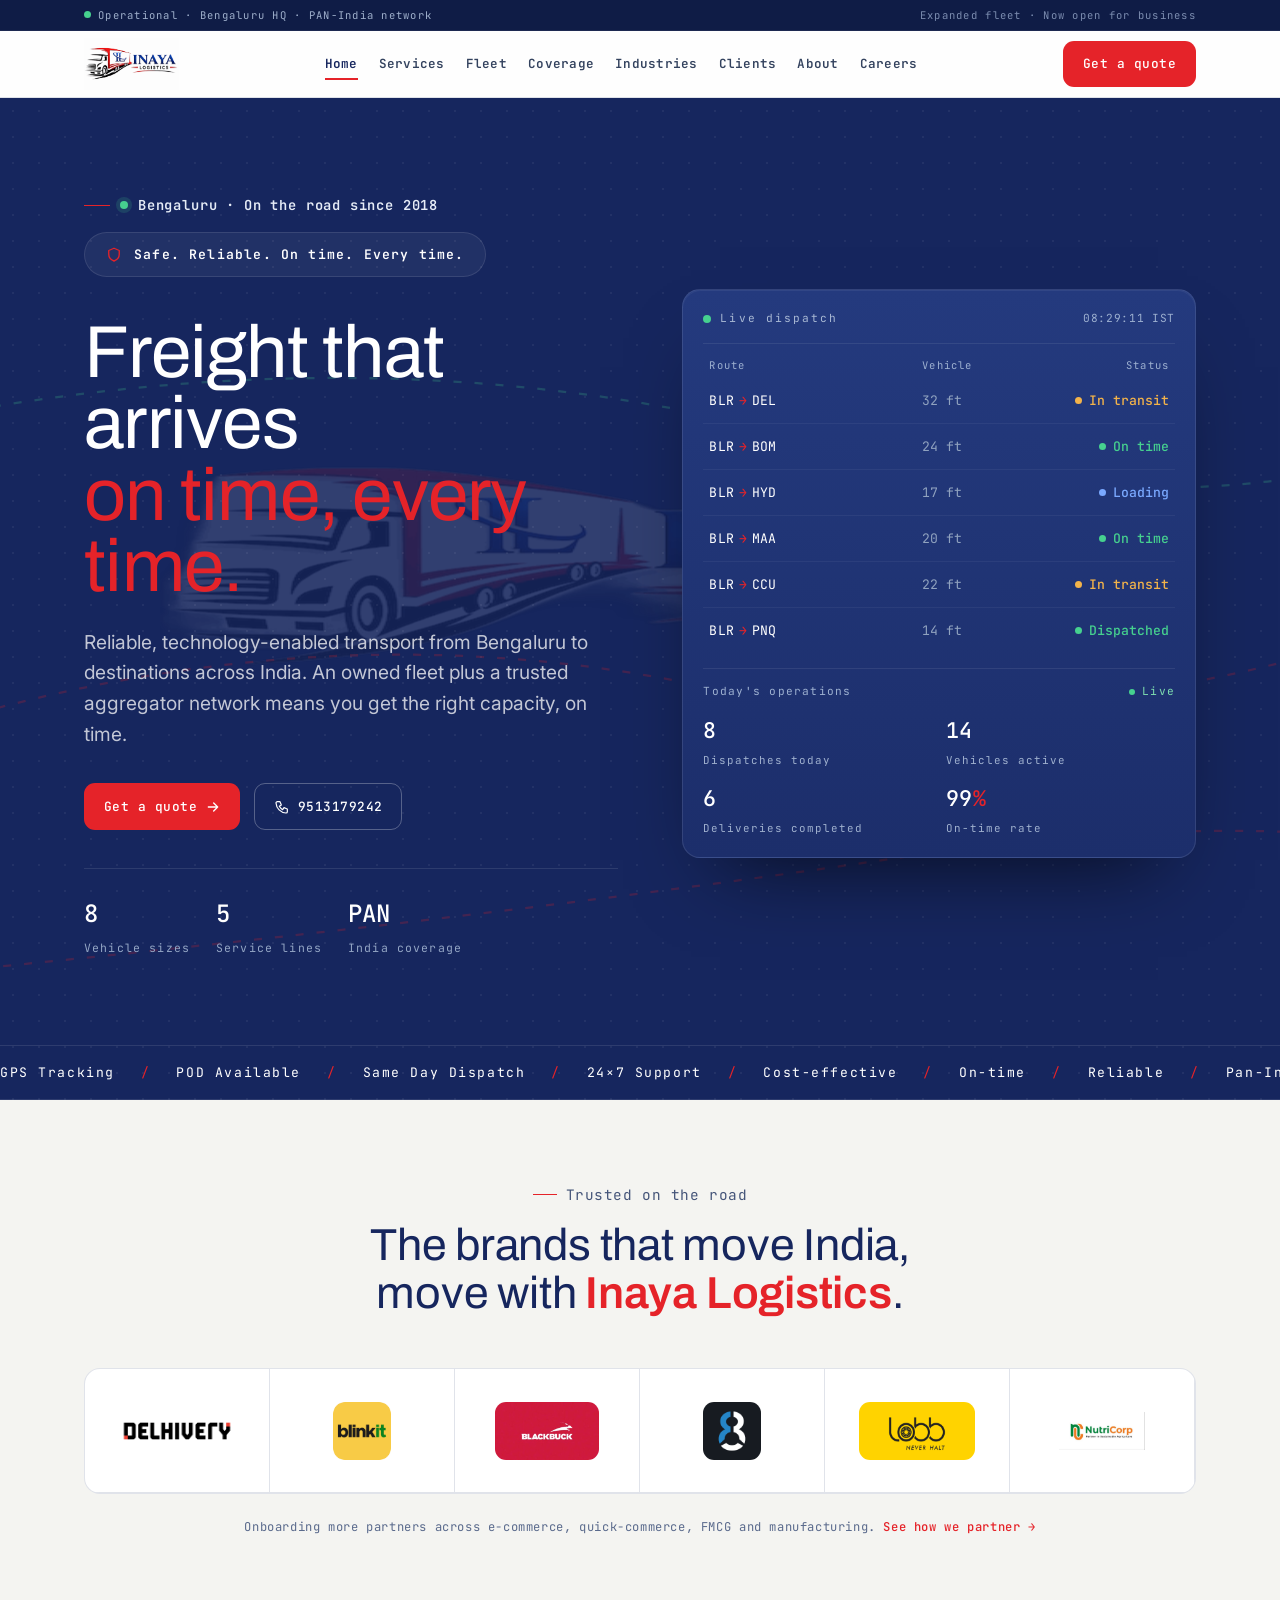
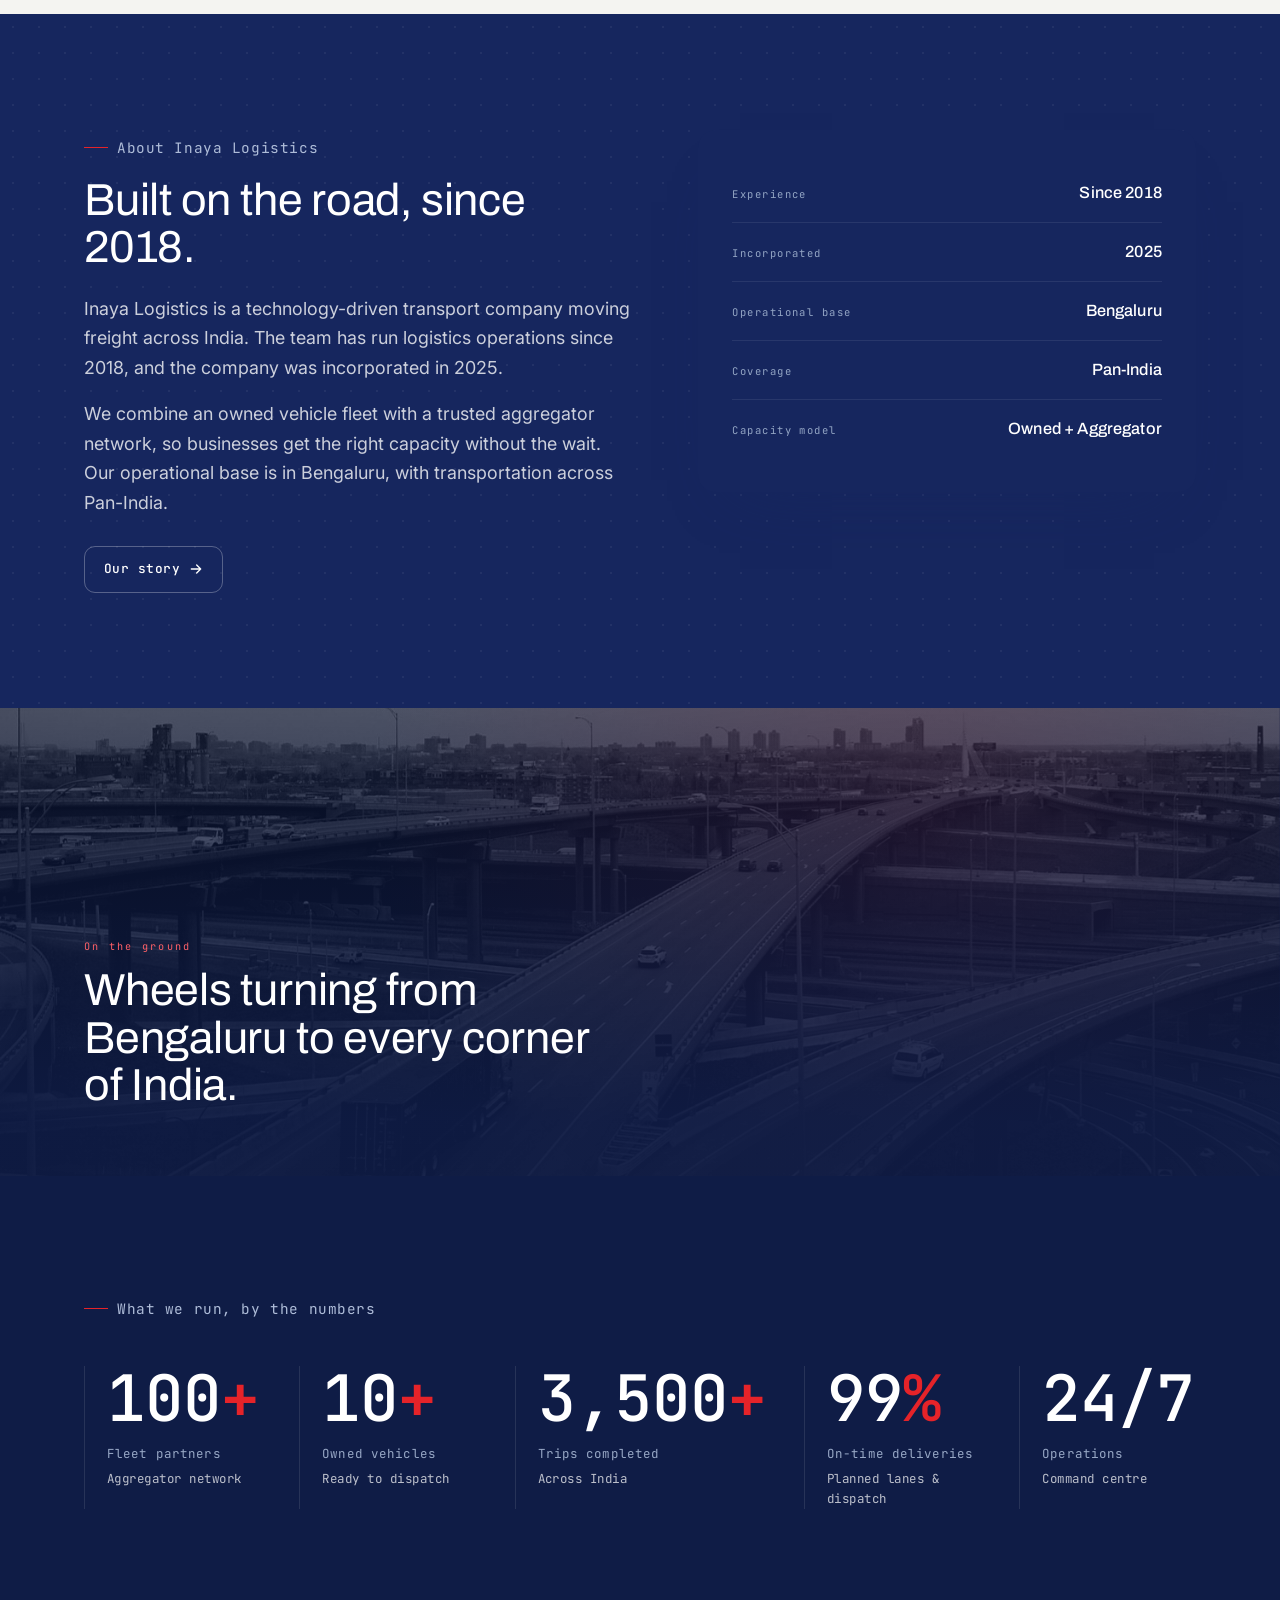
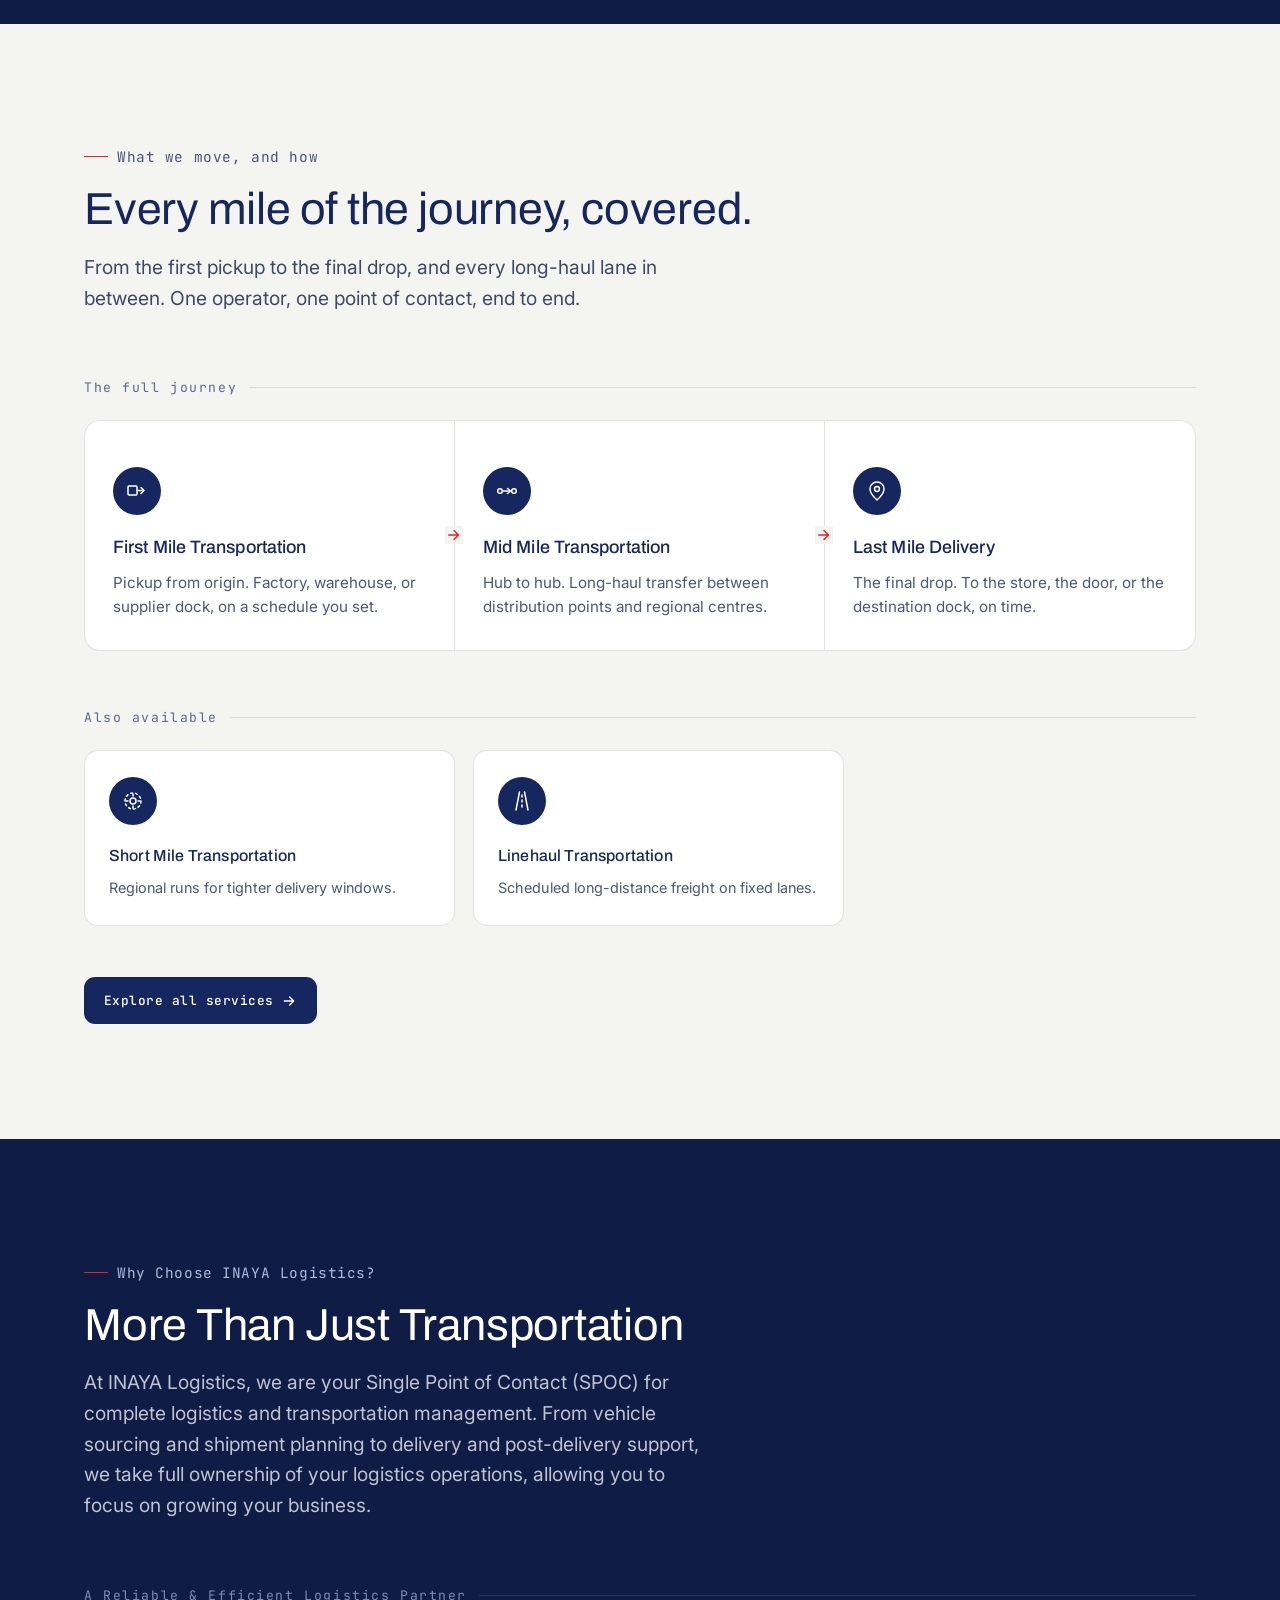
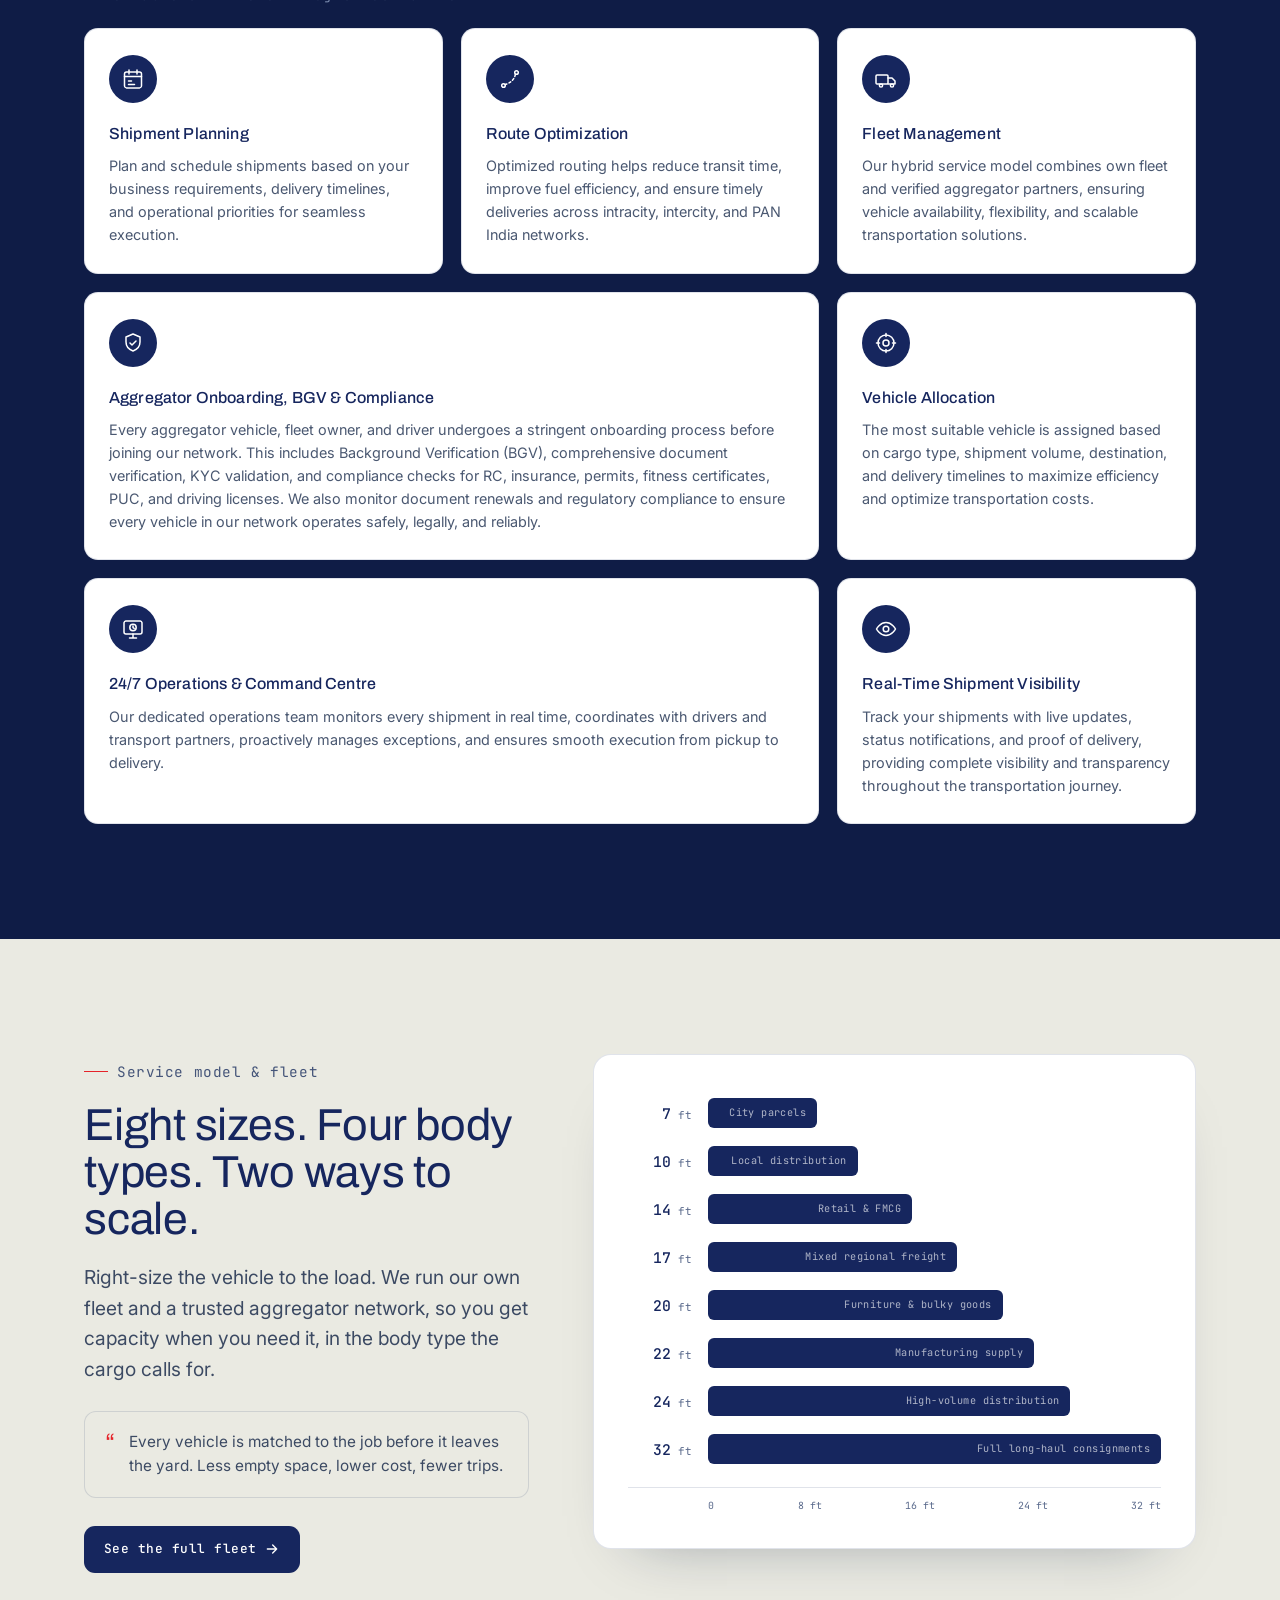
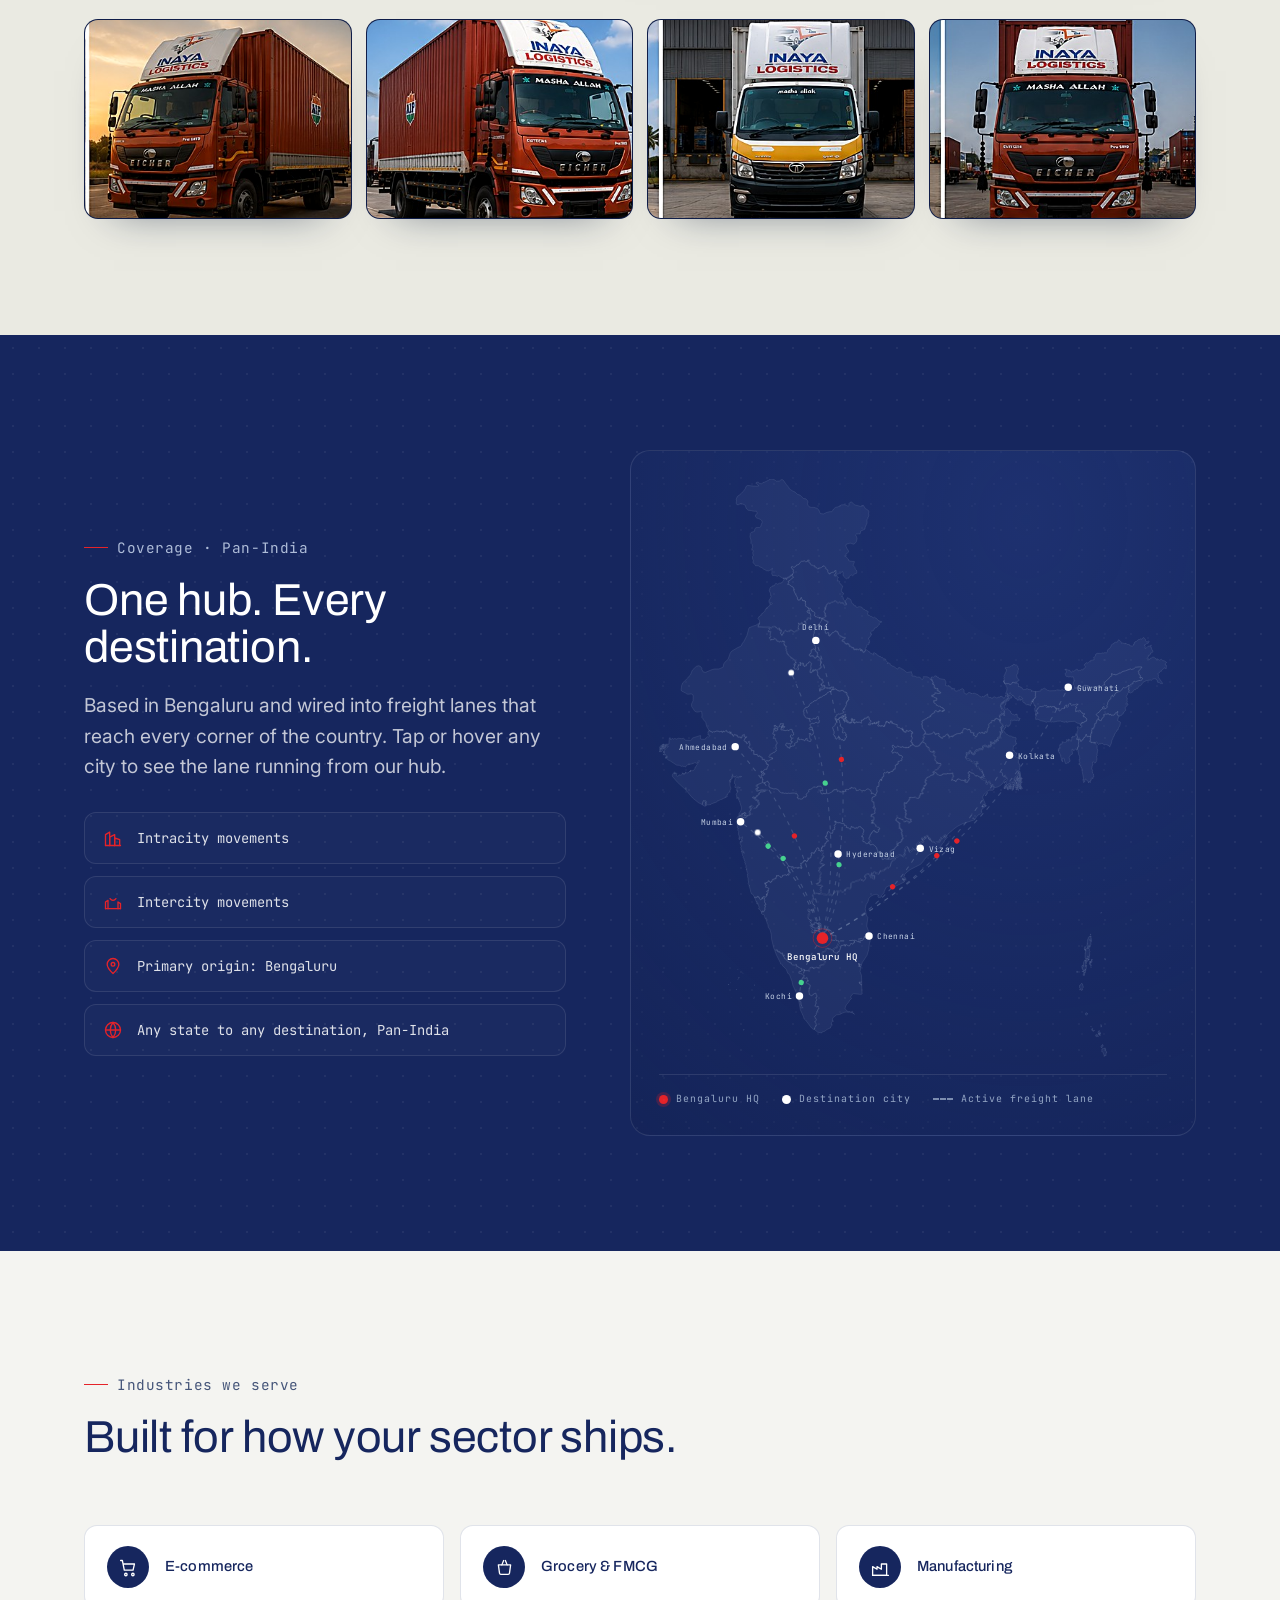
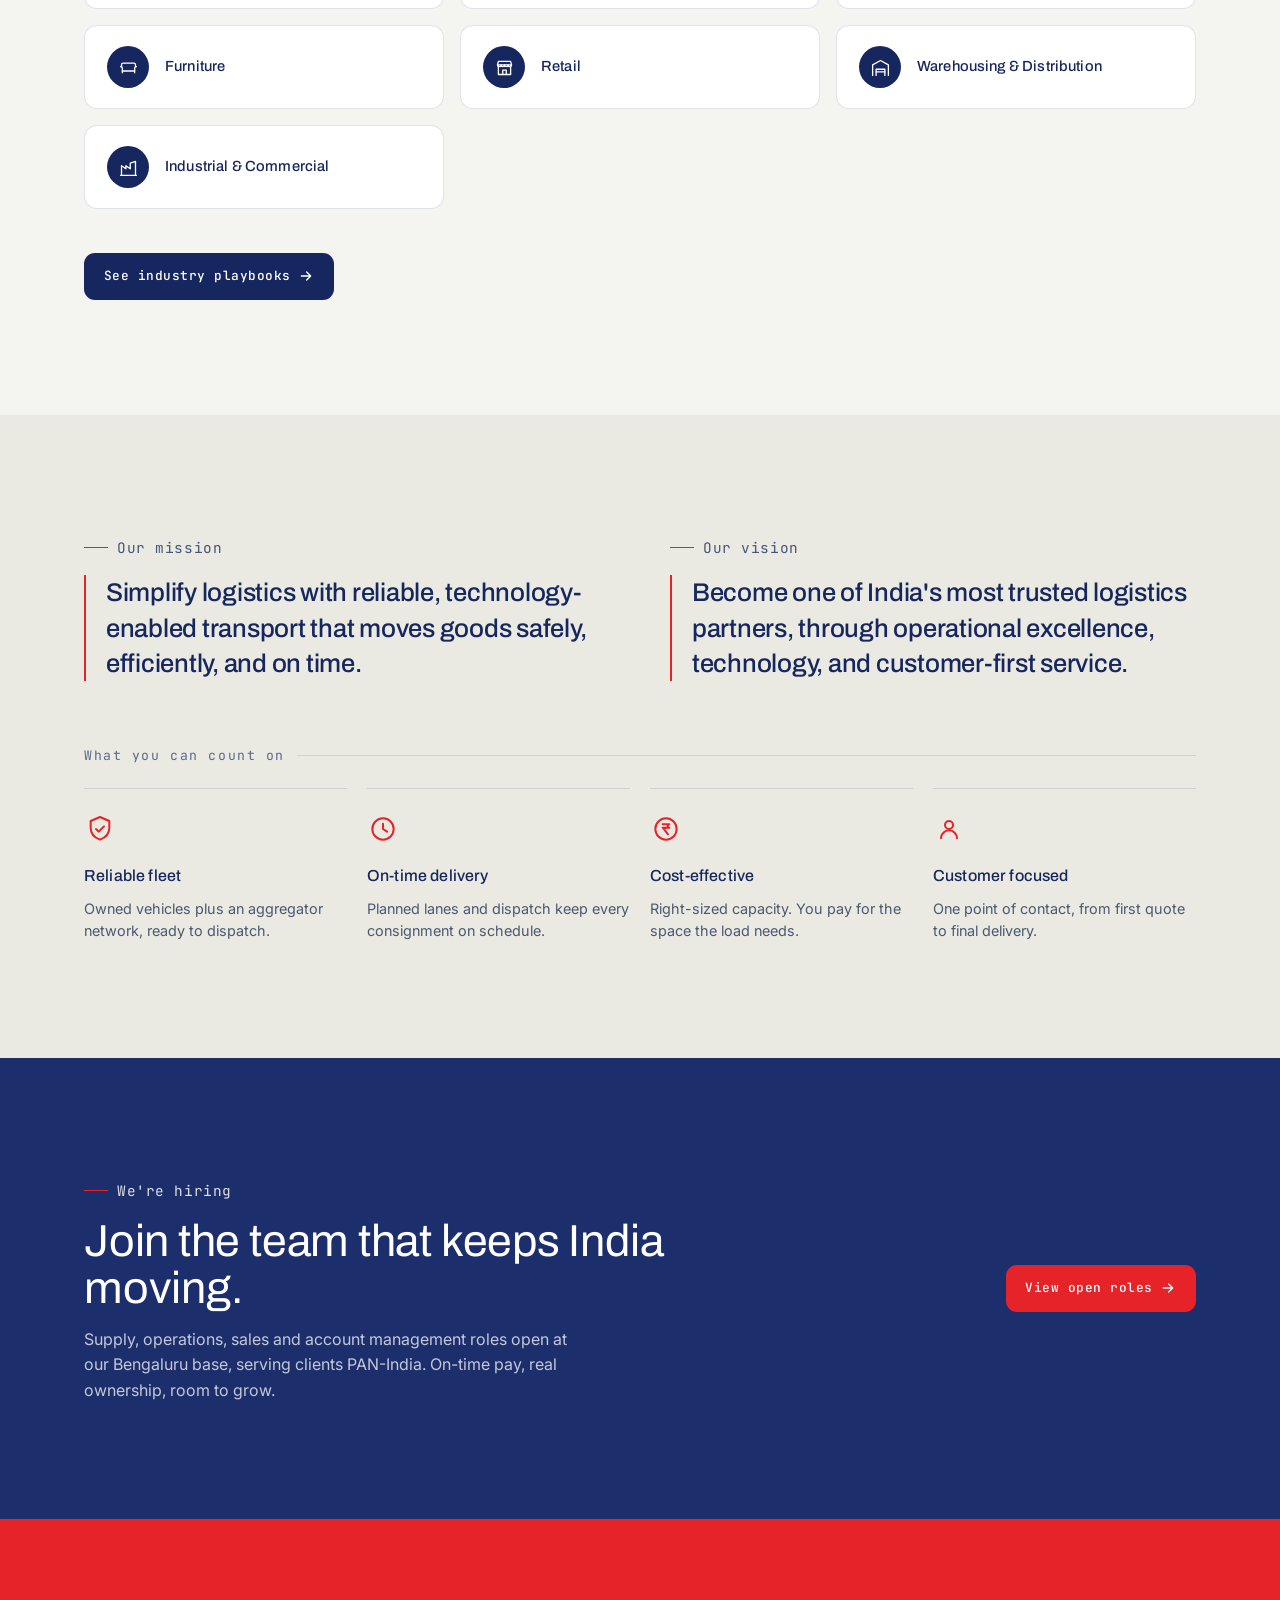
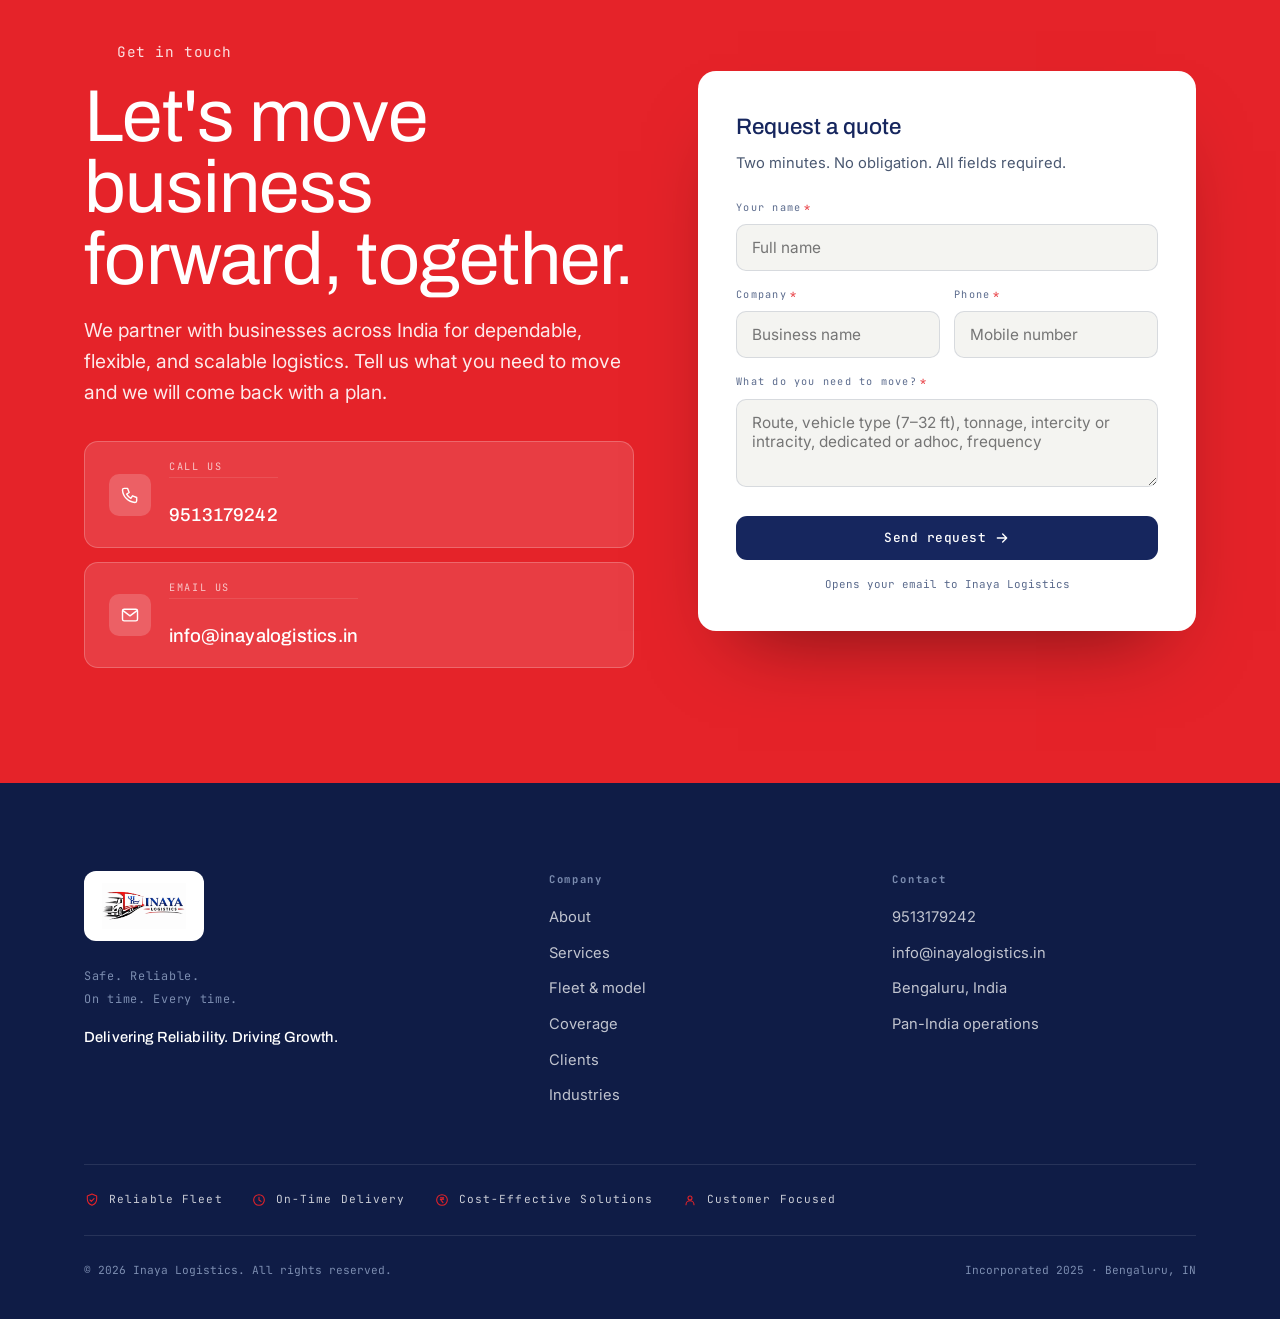
<file: index.html>
<!doctype html>
<html lang="en">
<head>
<meta charset="utf-8" />
<meta name="viewport" content="width=device-width, initial-scale=1" />
<title>Inaya Logistics | Freight that arrives on time, every time</title>
<meta name="description" content="Bengaluru-based, technology-driven logistics. Reliable first, mid, and last-mile transportation across India with an owned fleet and a trusted aggregator network. Trusted by Delhivery, Blinkit and more." />
<meta name="theme-color" content="#16265E" />
<meta property="og:type" content="website" />
<meta property="og:site_name" content="Inaya Logistics" />
<meta property="og:title" content="Inaya Logistics | Freight that arrives on time, every time" />
<meta property="og:description" content="Reliable, technology-enabled transport from Bengaluru to destinations across India. Owned fleet + trusted aggregator network." />
<meta property="og:image" content="https://inayalogistics.in/assets/img/og-logo.jpg" />
<meta property="og:image:width" content="1200" />
<meta property="og:image:height" content="658" />
<meta property="og:image:alt" content="Inaya Logistics" />
<meta property="og:locale" content="en_IN" />
<link rel="canonical" href="https://inayalogistics.in/" />
<meta property="og:url" content="https://inayalogistics.in/" />
<meta name="twitter:card" content="summary_large_image" />
<meta name="twitter:title" content="Inaya Logistics | Freight that arrives on time, every time" />
<meta name="twitter:description" content="Reliable, technology-enabled transport from Bengaluru to destinations across India." />
<meta name="twitter:image" content="https://inayalogistics.in/assets/img/og-logo.jpg" />
<link rel="icon" type="image/png" sizes="32x32" href="assets/img/favicon-32.png" />
<link rel="icon" type="image/png" sizes="16x16" href="assets/img/favicon-16.png" />
<link rel="icon" type="image/svg+xml" href="assets/img/favicon.svg" />
<link rel="apple-touch-icon" href="assets/img/apple-touch-icon.png" />
<link rel="manifest" href="site.webmanifest" />
<link rel="preconnect" href="https://fonts.googleapis.com" />
<link rel="preconnect" href="https://fonts.gstatic.com" crossorigin />
<link href="https://fonts.googleapis.com/css2?family=Archivo:wght@400;500;600;700&family=Inter:wght@400;500;600&family=JetBrains+Mono:wght@400;500;600&display=swap" rel="stylesheet" />
<link rel="stylesheet" href="assets/css/site.css?v=18" />
<script type="application/ld+json">
{
  "@context": "https://schema.org",
  "@type": "Organization",
  "url": "https://inayalogistics.in/",
  "logo": "https://inayalogistics.in/assets/img/logo.png",
  "name": "Inaya Logistics",
  "description": "Reliable, technology-enabled transport from Bengaluru to destinations across India, covering first mile, mid mile, last mile, short mile and linehaul movement with an owned fleet and trusted aggregator network.",
  "image": "https://inayalogistics.in/assets/img/inaya-hero-truck.jpg",
  "telephone": "+91-9513179242",
  "email": "info@inayalogistics.in",
  "foundingDate": "2025",
  "areaServed": { "@type": "Country", "name": "India" },
  "address": {
    "@type": "PostalAddress",
    "addressLocality": "Bengaluru",
    "addressRegion": "Karnataka",
    "addressCountry": "IN"
  },
  "contactPoint": {
    "@type": "ContactPoint",
    "telephone": "+91-9513179242",
    "email": "info@inayalogistics.in",
    "contactType": "sales",
    "areaServed": "IN",
    "availableLanguage": ["en","hi","kn"]
  },
  "knowsAbout": ["First mile logistics","Mid mile logistics","Last mile delivery","Short mile transportation","Linehaul services","Intracity distribution","Intercity transportation"]
}
</script>
<script type="application/ld+json">
{
  "@context": "https://schema.org",
  "@type": "WebSite",
  "name": "Inaya Logistics",
  "url": "https://inayalogistics.in/",
  "publisher": { "@type": "Organization", "name": "Inaya Logistics" }
}
</script>
</head>
<body>
<a class="skip-link" href="#main">Skip to content</a>

<!-- ================= HEADER ================= -->
<header class="site">
  <div class="ribbon">
    <div class="wrap">
      <span class="live"><span class="dot"></span>Operational · Bengaluru HQ · PAN-India network</span>
      <span class="r-right">Expanded fleet · Now open for business</span>
    </div>
  </div>
  <nav class="nav" id="nav">
    <div class="wrap">
      <a class="brand" href="index.html" aria-label="Inaya Logistics home">
        <img class="inaya-logo" src="assets/img/logo.png" alt="Inaya Logistics" width="600" height="329" />
      </a>
      <div class="nav-links">
        <a href="index.html" class="active">Home</a>
        <a href="services.html">Services</a>
        <a href="fleet.html">Fleet</a>
        <a href="coverage.html">Coverage</a>
        <a href="industries.html">Industries</a>
        <a href="clients.html">Clients</a>
        <a href="about.html">About</a>
        <a href="careers.html">Careers</a>
      </div>
      <div class="nav-cta">
        <a class="btn btn-red" href="contact.html#quote">Get a quote</a>
        <button class="burger" id="burger" aria-label="Open menu" aria-expanded="false" aria-controls="mobileMenu"><span></span></button>
      </div>
    </div>
  </nav>
  <div class="mobile-menu" id="mobileMenu">
    <div class="wrap">
      <a href="index.html">Home</a>
      <a href="services.html">Services</a>
      <a href="fleet.html">Fleet</a>
      <a href="coverage.html">Coverage</a>
      <a href="industries.html">Industries</a>
      <a href="clients.html">Clients</a>
      <a href="about.html">About</a>
      <a href="careers.html">Careers</a>
      <a href="contact.html#quote">Contact</a>
      <a class="btn btn-red" href="contact.html#quote">Get a quote</a>
    </div>
  </div>
</header>

<main id="main" tabindex="-1">

<!-- ================= HERO ================= -->
<section class="bg-navy grid-bg hero">
  <img class="hero-logo-bg" src="assets/img/logo-mark.png" alt="" aria-hidden="true" width="600" height="269" loading="lazy" decoding="async" />
  <svg class="hero-routes" viewBox="0 0 1200 620" preserveAspectRatio="xMidYMid slice" aria-hidden="true">
    <path id="hrp1" class="hr-line" d="M-40 470 Q300 300 620 360 T1240 250" />
    <path id="hrp2" class="hr-line b" d="M-40 250 Q360 120 700 210 T1240 130" />
    <path id="hrp3" class="hr-line" d="M-40 560 Q420 520 760 470 T1240 520" />
  </svg>
  <div class="wrap">
    <div class="hero-grid">
      <div class="hero-copy reveal">
        <span class="hero-loc"><span class="hl-dot"></span>Bengaluru · On the road since 2018</span>
        <div><span class="promise"><svg viewBox="0 0 24 24" fill="none" stroke="currentColor" stroke-width="1.8" stroke-linecap="round" stroke-linejoin="round"><path d="M12 3l7 3v5c0 4.5-3 7.5-7 9-4-1.5-7-4.5-7-9V6z"/></svg>Safe. Reliable. On time. Every time.</span></div>
        <h1 class="h-xl">Freight that arrives<span class="l2">on time, every time.</span></h1>
        <p class="lede">Reliable, technology-enabled transport from Bengaluru to destinations across India. An owned fleet plus a trusted aggregator network means you get the right capacity, on time.</p>
        <div class="hero-actions">
          <a class="btn btn-red" href="contact.html#quote">Get a quote
            <svg viewBox="0 0 24 24" fill="none" stroke="currentColor" stroke-width="2" stroke-linecap="round" stroke-linejoin="round"><path d="M5 12h14M13 6l6 6-6 6"/></svg>
          </a>
          <a class="btn btn-ghost" href="tel:+919513179242">
            <svg viewBox="0 0 24 24" fill="none" stroke="currentColor" stroke-width="1.8" stroke-linecap="round" stroke-linejoin="round"><path d="M5 4h4l2 5-3 2a12 12 0 0 0 5 5l2-3 5 2v4a2 2 0 0 1-2 2A16 16 0 0 1 3 6a2 2 0 0 1 2-2z"/></svg>
            9513179242
          </a>
        </div>
        <div class="hero-meta">
          <div class="m"><span class="k">8</span><span class="v">Vehicle sizes</span></div>
          <div class="m"><span class="k">5</span><span class="v">Service lines</span></div>
          <div class="m"><span class="k">PAN</span><span class="v">India coverage</span></div>
        </div>
      </div>

      <div class="board reveal" aria-hidden="true">
        <div class="board-top">
          <span class="board-title"><span class="ld"></span>Live dispatch</span>
          <span class="board-clock" id="clock">00:00:00</span>
        </div>
        <div class="board-cols"><span>Route</span><span>Vehicle</span><span>Status</span></div>
        <div id="boardRows">
          <div class="board-row"><span class="rc">BLR<i>&rarr;</i>DEL</span><span class="veh">32 ft</span><span class="status st-amb"><span class="d"></span>In transit</span></div>
          <div class="board-row"><span class="rc">BLR<i>&rarr;</i>BOM</span><span class="veh">24 ft</span><span class="status st-grn"><span class="d"></span>On time</span></div>
          <div class="board-row"><span class="rc">BLR<i>&rarr;</i>HYD</span><span class="veh">17 ft</span><span class="status st-blu"><span class="d"></span>Loading</span></div>
          <div class="board-row"><span class="rc">BLR<i>&rarr;</i>MAA</span><span class="veh">20 ft</span><span class="status st-grn"><span class="d"></span>On time</span></div>
          <div class="board-row"><span class="rc">BLR<i>&rarr;</i>CCU</span><span class="veh">22 ft</span><span class="status st-amb"><span class="d"></span>In transit</span></div>
          <div class="board-row"><span class="rc">BLR<i>&rarr;</i>PNQ</span><span class="veh">14 ft</span><span class="status st-grn"><span class="d"></span>Dispatched</span></div>
        </div>
        <div class="board-ops">
          <div class="board-ops-h"><span>Today's operations</span><span class="bo-live"><span class="d"></span>Live</span></div>
          <div class="board-ops-grid">
            <div class="bo-cell"><span class="bo-k">8</span><span class="bo-v">Dispatches today</span></div>
            <div class="bo-cell"><span class="bo-k">14</span><span class="bo-v">Vehicles active</span></div>
            <div class="bo-cell"><span class="bo-k">6</span><span class="bo-v">Deliveries completed</span></div>
            <div class="bo-cell"><span class="bo-k">99<span class="u">%</span></span><span class="bo-v">On-time rate</span></div>
          </div>
        </div>
      </div>
    </div>
  </div>

  <div class="marquee" aria-hidden="true">
    <div class="mq-track" id="mqTrack" data-items="GPS Tracking,POD Available,Same Day Dispatch,24×7 Support,Cost-effective,On-time,Reliable,Pan-India"></div>
  </div>
</section>

<!-- ================= CLIENTS / TRUSTED BY ================= -->
<section class="bg-paper section" id="clients" style="padding-top:clamp(54px,6vw,84px);padding-bottom:clamp(54px,6vw,84px)">
  <div class="wrap">
    <div class="clients-head reveal">
      <span class="eyebrow">Trusted on the road</span>
      <h2 class="h-lg">The brands that move India, move with <span class="clients-brand">Inaya Logistics</span>.</h2>
    </div>
    <div class="logo-wall reveal">
      <div class="logo-cell"><img src="assets/img/clients/delhivery.png" alt="Delhivery" width="520" height="150" loading="lazy"></div>
      <div class="logo-cell logo-cell--tile"><img src="assets/img/clients/blinkit.png" alt="Blinkit" width="320" height="320" loading="lazy"></div>
      <div class="logo-cell logo-cell--tile"><img src="assets/img/clients/blackbuck.jpg" alt="BlackBuck" width="360" height="201" loading="lazy"></div>
      <div class="logo-cell logo-cell--tile"><img src="assets/img/clients/fr8.png" alt="FR8" width="320" height="320" loading="lazy"></div>
      <div class="logo-cell logo-cell--tile"><img src="assets/img/clients/lobb.png" alt="LOBB" width="360" height="179" loading="lazy"></div>
      <div class="logo-cell"><img src="assets/img/clients/nutricorp.jpg" alt="NutriCorp" width="520" height="229" loading="lazy"></div>
    </div>
    <p class="clients-note">Onboarding more partners across e-commerce, quick-commerce, FMCG and manufacturing. <a href="clients.html" class="red" style="text-decoration:none;font-weight:500">See how we partner &rarr;</a></p>
  </div>
</section>


<!-- ================= ABOUT ================= -->
<section class="bg-navy grid-bg section" id="about">
  <div class="wrap">
    <div class="about-grid">
      <div class="about-copy reveal" style="color:#fff">
        <span class="eyebrow">About Inaya Logistics</span>
        <h2 class="h-lg" style="color:#fff">Built on the road, since 2018.</h2>
        <p style="color:rgba(255,255,255,.78)">Inaya Logistics is a technology-driven transport company moving freight across India. The team has run logistics operations since 2018, and the company was incorporated in 2025.</p>
        <p style="color:rgba(255,255,255,.78)">We combine an owned vehicle fleet with a trusted aggregator network, so businesses get the right capacity without the wait. Our operational base is in Bengaluru, with transportation across Pan-India.</p>
        <a class="btn btn-ghost" href="about.html" style="margin-top:28px">Our story
          <svg viewBox="0 0 24 24" fill="none" stroke="currentColor" stroke-width="2" stroke-linecap="round" stroke-linejoin="round"><path d="M5 12h14M13 6l6 6-6 6"/></svg>
        </a>
      </div>
      <div class="facts reveal">
        <div class="fact"><span class="fk">Experience</span><span class="fv">Since 2018</span></div>
        <div class="fact"><span class="fk">Incorporated</span><span class="fv">2025</span></div>
        <div class="fact"><span class="fk">Operational base</span><span class="fv">Bengaluru</span></div>
        <div class="fact"><span class="fk">Coverage</span><span class="fv">Pan-India</span></div>
        <div class="fact"><span class="fk">Capacity model</span><span class="fv">Owned + Aggregator</span></div>
      </div>
    </div>
  </div>
</section>

<!-- ================= OPERATIONS BAND ================= -->
<section class="photo-band" aria-label="Inaya Logistics operations">
  <img class="photo-band-img" src="assets/img/ph-highway-network.jpg" alt="Inaya Logistics trucks on the highway network" width="1000" height="562" loading="lazy" decoding="async">
  <div class="wrap">
    <div class="photo-band-inner reveal">
      <p class="photo-band-kicker">On the ground</p>
      <h2 class="h-lg">Wheels turning from Bengaluru to every corner of India.</h2>
    </div>
  </div>
</section>

<!-- ================= STATS ================= -->
<section class="bg-deep section" id="stats">
  <div class="wrap">
    <span class="eyebrow reveal">What we run, by the numbers</span>
    <div class="stats-grid stats-grid--5">
      <div class="stat reveal"><div class="num"><span class="count" data-to="100">0</span><span class="sfx">+</span></div><div class="lab">Fleet partners<span class="b">Aggregator network</span></div></div>
      <div class="stat reveal" style="transition-delay:.06s"><div class="num"><span class="count" data-to="10">0</span><span class="sfx">+</span></div><div class="lab">Owned vehicles<span class="b">Ready to dispatch</span></div></div>
      <div class="stat reveal" style="transition-delay:.12s"><div class="num"><span class="count" data-to="3500">0</span><span class="sfx">+</span></div><div class="lab">Trips completed<span class="b">Across India</span></div></div>
      <div class="stat reveal" style="transition-delay:.18s"><div class="num"><span class="count" data-to="99">0</span><span class="sfx">%</span></div><div class="lab">On-time deliveries<span class="b">Planned lanes &amp; dispatch</span></div></div>
      <div class="stat reveal" style="transition-delay:.24s"><div class="num">24/7</div><div class="lab">Operations<span class="b">Command centre</span></div></div>
    </div>
  </div>
</section>

<!-- ================= SERVICES ================= -->
<section class="bg-paper section" id="services">
  <div class="wrap">
    <div class="sec-head reveal">
      <span class="eyebrow">What we move, and how</span>
      <h2 class="h-lg">Every mile of the journey, covered.</h2>
      <p class="lede">From the first pickup to the final drop, and every long-haul lane in between. One operator, one point of contact, end to end.</p>
    </div>

    <div class="cluster-label reveal">The full journey</div>
    <div class="journey reveal">
      <div class="jstep">
        <svg class="jicon" viewBox="0 0 24 24" fill="none" stroke="currentColor" stroke-width="1.5" stroke-linecap="round" stroke-linejoin="round"><rect x="3" y="7" width="9" height="9" rx="1"/><path d="M13 11.5h4"/><path d="M16 8.5l3 3-3 3"/></svg>
        <h3>First Mile Transportation</h3>
        <p>Pickup from origin. Factory, warehouse, or supplier dock, on a schedule you set.</p>
        <span class="jarrow"><svg viewBox="0 0 24 24" fill="none" stroke="currentColor" stroke-width="2" stroke-linecap="round" stroke-linejoin="round"><path d="M5 12h12M12 6l6 6-6 6"/></svg></span>
      </div>
      <div class="jstep">
        <svg class="jicon" viewBox="0 0 24 24" fill="none" stroke="currentColor" stroke-width="1.5" stroke-linecap="round" stroke-linejoin="round"><circle cx="5" cy="12" r="2.3"/><circle cx="19" cy="12" r="2.3"/><path d="M7.3 12h6"/><path d="M12.5 9.5l3 2.5-3 2.5"/></svg>
        <h3>Mid Mile Transportation</h3>
        <p>Hub to hub. Long-haul transfer between distribution points and regional centres.</p>
        <span class="jarrow"><svg viewBox="0 0 24 24" fill="none" stroke="currentColor" stroke-width="2" stroke-linecap="round" stroke-linejoin="round"><path d="M5 12h12M12 6l6 6-6 6"/></svg></span>
      </div>
      <div class="jstep">
        <svg class="jicon" viewBox="0 0 24 24" fill="none" stroke="currentColor" stroke-width="1.5" stroke-linecap="round" stroke-linejoin="round"><path d="M12 21s7-6.2 7-11a7 7 0 1 0-14 0c0 4.8 7 11 7 11z"/><circle cx="12" cy="10" r="2.4"/></svg>
        <h3>Last Mile Delivery</h3>
        <p>The final drop. To the store, the door, or the destination dock, on time.</p>
      </div>
    </div>

    <div class="cluster-label reveal">Also available</div>
    <div class="mode-grid mode-grid--2">
      <div class="mode reveal">
        <svg class="micon" viewBox="0 0 24 24" fill="none" stroke="currentColor" stroke-width="1.5" stroke-linecap="round" stroke-linejoin="round"><circle cx="12" cy="12" r="3"/><path d="M12 5v2M12 17v2M5 12h2M17 12h2"/><circle cx="12" cy="12" r="8" stroke-dasharray="2 3"/></svg>
        <h3>Short Mile Transportation</h3>
        <p>Regional runs for tighter delivery windows.</p>
      </div>
      <div class="mode reveal" style="transition-delay:.08s">
        <svg class="micon" viewBox="0 0 24 24" fill="none" stroke="currentColor" stroke-width="1.5" stroke-linecap="round" stroke-linejoin="round"><path d="M6 21l3.5-18M18 21l-3.5-18"/><path d="M12 6v2M12 11v2M12 16v2"/></svg>
        <h3>Linehaul Transportation</h3>
        <p>Scheduled long-distance freight on fixed lanes.</p>
      </div>
    </div>
    <div style="margin-top:clamp(36px,4vw,52px)">
      <a class="btn btn-dark reveal" href="services.html">Explore all services
        <svg viewBox="0 0 24 24" fill="none" stroke="currentColor" stroke-width="2" stroke-linecap="round" stroke-linejoin="round"><path d="M5 12h14M13 6l6 6-6 6"/></svg>
      </a>
    </div>
  </div>
</section>

<!-- ================= WHY INAYA ================= -->
<section class="bg-deep section" id="why">
  <div class="wrap">
    <div class="sec-head reveal" style="max-width:820px">
      <span class="eyebrow">Why Choose INAYA Logistics?</span>
      <h2 class="h-lg" style="color:#fff">More Than Just Transportation</h2>
      <p class="lede">At INAYA Logistics, we are your Single Point of Contact (SPOC) for complete logistics and transportation management. From vehicle sourcing and shipment planning to delivery and post-delivery support, we take full ownership of your logistics operations, allowing you to focus on growing your business.</p>
    </div>

    <div class="cluster-label reveal">A Reliable &amp; Efficient Logistics Partner</div>
    <div class="mode-grid mode-grid--3">
      <div class="mode reveal">
        <svg class="micon" viewBox="0 0 24 24" fill="none" stroke="currentColor" stroke-width="1.5" stroke-linecap="round" stroke-linejoin="round"><rect x="3.5" y="5" width="17" height="16" rx="2"/><path d="M3.5 9.5h17M8 3v4M16 3v4"/><path d="M7.5 14h3M7.5 17.5h6"/></svg>
        <h3>Shipment Planning</h3>
        <p>Plan and schedule shipments based on your business requirements, delivery timelines, and operational priorities for seamless execution.</p>
      </div>
      <div class="mode reveal" style="transition-delay:.05s">
        <svg class="micon" viewBox="0 0 24 24" fill="none" stroke="currentColor" stroke-width="1.5" stroke-linecap="round" stroke-linejoin="round"><circle cx="5.5" cy="18.5" r="1.8"/><circle cx="18.5" cy="5.5" r="1.8"/><path d="M7 17.6c4.2-1 9.4-4.4 10.4-10.4" stroke-dasharray="2 2.4"/></svg>
        <h3>Route Optimization</h3>
        <p>Optimized routing helps reduce transit time, improve fuel efficiency, and ensure timely deliveries across intracity, intercity, and PAN India networks.</p>
      </div>
      <div class="mode reveal" style="transition-delay:.1s">
        <svg class="micon" viewBox="0 0 24 24" fill="none" stroke="currentColor" stroke-width="1.5" stroke-linecap="round" stroke-linejoin="round"><rect x="2" y="8" width="12" height="9" rx="1"/><path d="M14 11h4l3 3v3h-7"/><circle cx="7" cy="18.5" r="1.6"/><circle cx="18" cy="18.5" r="1.6"/></svg>
        <h3>Fleet Management</h3>
        <p>Our hybrid service model combines own fleet and verified aggregator partners, ensuring vehicle availability, flexibility, and scalable transportation solutions.</p>
      </div>
      <div class="mode reveal" style="grid-column:span 2">
        <svg class="micon" viewBox="0 0 24 24" fill="none" stroke="currentColor" stroke-width="1.5" stroke-linecap="round" stroke-linejoin="round"><path d="M12 3l7 3v5c0 4.5-3 7.5-7 9-4-1.5-7-4.5-7-9V6z"/><path d="M9 12l2 2 4-4"/></svg>
        <h3>Aggregator Onboarding, BGV &amp; Compliance</h3>
        <p>Every aggregator vehicle, fleet owner, and driver undergoes a stringent onboarding process before joining our network. This includes Background Verification (BGV), comprehensive document verification, KYC validation, and compliance checks for RC, insurance, permits, fitness certificates, PUC, and driving licenses. We also monitor document renewals and regulatory compliance to ensure every vehicle in our network operates safely, legally, and reliably.</p>
      </div>
      <div class="mode reveal" style="transition-delay:.05s">
        <svg class="micon" viewBox="0 0 24 24" fill="none" stroke="currentColor" stroke-width="1.5" stroke-linecap="round" stroke-linejoin="round"><circle cx="12" cy="12" r="8"/><circle cx="12" cy="12" r="3"/><path d="M12 2.5v3M12 18.5v3M2.5 12h3M18.5 12h3"/></svg>
        <h3>Vehicle Allocation</h3>
        <p>The most suitable vehicle is assigned based on cargo type, shipment volume, destination, and delivery timelines to maximize efficiency and optimize transportation costs.</p>
      </div>
      <div class="mode reveal" style="grid-column:span 2;transition-delay:.05s">
        <svg class="micon" viewBox="0 0 24 24" fill="none" stroke="currentColor" stroke-width="1.5" stroke-linecap="round" stroke-linejoin="round"><rect x="3" y="4" width="18" height="13" rx="2"/><circle cx="12" cy="10.5" r="3.2"/><path d="M12 9v1.6l1.2.8"/><path d="M8.5 21h7M12 17v4"/></svg>
        <h3>24/7 Operations &amp; Command Centre</h3>
        <p>Our dedicated operations team monitors every shipment in real time, coordinates with drivers and transport partners, proactively manages exceptions, and ensures smooth execution from pickup to delivery.</p>
      </div>
      <div class="mode reveal" style="transition-delay:.1s">
        <svg class="micon" viewBox="0 0 24 24" fill="none" stroke="currentColor" stroke-width="1.5" stroke-linecap="round" stroke-linejoin="round"><path d="M2.5 12s3.5-6.5 9.5-6.5S21.5 12 21.5 12 18 18.5 12 18.5 2.5 12 2.5 12z"/><circle cx="12" cy="12" r="2.8"/></svg>
        <h3>Real-Time Shipment Visibility</h3>
        <p>Track your shipments with live updates, status notifications, and proof of delivery, providing complete visibility and transparency throughout the transportation journey.</p>
      </div>
    </div>
  </div>
</section>

<!-- ================= FLEET ================= -->
<section class="bg-paper-2 section" id="fleet">
  <div class="wrap">
    <div class="fleet-grid">
      <div class="fleet-copy reveal">
        <span class="eyebrow">Service model &amp; fleet</span>
        <h2 class="h-lg">Eight sizes. Four body types. Two ways to scale.</h2>
        <p class="lede">Right-size the vehicle to the load. We run our own fleet and a trusted aggregator network, so you get capacity when you need it, in the body type the cargo calls for.</p>
        <div class="fleet-note">
          <span class="qm">&ldquo;</span>
          <p>Every vehicle is matched to the job before it leaves the yard. Less empty space, lower cost, fewer trips.</p>
        </div>
        <a class="btn btn-dark" href="fleet.html" style="margin-top:28px">See the full fleet
          <svg viewBox="0 0 24 24" fill="none" stroke="currentColor" stroke-width="2" stroke-linecap="round" stroke-linejoin="round"><path d="M5 12h14M13 6l6 6-6 6"/></svg>
        </a>
      </div>

      <div class="ruler reveal" id="ruler">
        <div class="frow"><span class="ft">7<i> ft</i></span><div class="fbar-wrap"><div class="fbar" style="width:24%"><span class="use">City parcels</span></div></div></div>
        <div class="frow"><span class="ft">10<i> ft</i></span><div class="fbar-wrap"><div class="fbar" style="width:33%"><span class="use">Local distribution</span></div></div></div>
        <div class="frow"><span class="ft">14<i> ft</i></span><div class="fbar-wrap"><div class="fbar" style="width:45%"><span class="use">Retail &amp; FMCG</span></div></div></div>
        <div class="frow"><span class="ft">17<i> ft</i></span><div class="fbar-wrap"><div class="fbar" style="width:55%"><span class="use">Mixed regional freight</span></div></div></div>
        <div class="frow"><span class="ft">20<i> ft</i></span><div class="fbar-wrap"><div class="fbar" style="width:65%"><span class="use">Furniture &amp; bulky goods</span></div></div></div>
        <div class="frow"><span class="ft">22<i> ft</i></span><div class="fbar-wrap"><div class="fbar" style="width:72%"><span class="use">Manufacturing supply</span></div></div></div>
        <div class="frow"><span class="ft">24<i> ft</i></span><div class="fbar-wrap"><div class="fbar" style="width:80%"><span class="use">High-volume distribution</span></div></div></div>
        <div class="frow"><span class="ft">32<i> ft</i></span><div class="fbar-wrap"><div class="fbar" style="width:100%"><span class="use">Full long-haul consignments</span></div></div></div>
        <div class="ruler-base"><span>0</span><span>8 ft</span><span>16 ft</span><span>24 ft</span><span>32 ft</span></div>
      </div>
    </div>

    <div class="fleet-photos reveal">
      <div class="fg-item"><img src="assets/img/fleet/gallery/g11.jpg" alt="Eicher truck at golden hour" width="744" height="558" loading="lazy" decoding="async"><span class="fg-cap">Long-haul</span></div>
      <div class="fg-item"><img src="assets/img/fleet/gallery/g01.jpg" alt="Eicher container truck at the depot" width="744" height="558" loading="lazy" decoding="async"><span class="fg-cap">Container</span></div>
      <div class="fg-item"><img src="assets/img/fleet/gallery/g02.jpg" alt="Tata Intra box truck at a loading dock" width="744" height="558" loading="lazy" decoding="async"><span class="fg-cap">Box truck</span></div>
      <div class="fg-item"><img src="assets/img/fleet/gallery/g06.jpg" alt="Eicher Pro front view" width="744" height="558" loading="lazy" decoding="async"><span class="fg-cap">Regional</span></div>
    </div>
  </div>
</section>

<!-- ================= COVERAGE / INDIA MAP ================= -->
<section class="bg-navy grid-bg section" id="coverage">
  <div class="wrap">
    <div class="cov-grid">
      <div class="cov-copy reveal">
        <span class="eyebrow">Coverage · Pan-India</span>
        <h2 class="h-lg">One hub. Every destination.</h2>
        <p class="lede">Based in Bengaluru and wired into freight lanes that reach every corner of the country. Tap or hover any city to see the lane running from our hub.</p>
        <div class="cov-chips">
          <div class="chip"><svg class="ci" viewBox="0 0 24 24" fill="none" stroke="currentColor" stroke-width="1.6" stroke-linecap="round" stroke-linejoin="round"><path d="M3 21V8l5-3v16"/><path d="M8 21V11l6-3v13"/><path d="M14 21V12l6 2v7"/><path d="M3 21h18"/></svg>Intracity movements</div>
          <div class="chip"><svg class="ci" viewBox="0 0 24 24" fill="none" stroke="currentColor" stroke-width="1.6" stroke-linecap="round" stroke-linejoin="round"><path d="M3 20V12l3-2v10"/><path d="M18 20V12l3 2v6"/><path d="M3 20h18"/><path d="M8.5 8c1.8 2.6 5.2 2.6 7 0"/></svg>Intercity movements</div>
          <div class="chip"><svg class="ci" viewBox="0 0 24 24" fill="none" stroke="currentColor" stroke-width="1.6" stroke-linecap="round" stroke-linejoin="round"><path d="M12 21s7-6.2 7-11a7 7 0 1 0-14 0c0 4.8 7 11 7 11z"/><circle cx="12" cy="10" r="2.2"/></svg>Primary origin: Bengaluru</div>
          <div class="chip"><svg class="ci" viewBox="0 0 24 24" fill="none" stroke="currentColor" stroke-width="1.6" stroke-linecap="round" stroke-linejoin="round"><circle cx="12" cy="12" r="9"/><path d="M3 12h18M12 3a14 14 0 0 1 0 18M12 3a14 14 0 0 0 0 18"/></svg>Any state to any destination, Pan-India</div>
        </div>
      </div>

      <div class="net-card reveal netfx" id="netfx">
        <div class="map-wrap" id="mapWrap">
          <svg id="indiaMap" viewBox="0 0 611.85999 695.70178" role="img" aria-label="Map of India showing Inaya Logistics freight lanes from the Bengaluru hub to major cities">
            <image href="assets/img/india-states.svg" x="0" y="0" width="611.85999" height="695.70178"/>
            <g>
              <path id="rt-del" class="route2" d="M196.9 553.1 Q250.3 372.5 188.9 194.4"/>
              <path id="rt-jai" class="route2" d="M196.9 553.1 Q229.2 387.2 159.2 233.4"/>
              <path id="rt-ahm" class="route2" d="M196.9 553.1 Q181.3 420.9 91.8 322.4"/>
              <path id="rt-bom" class="route2" d="M196.9 553.1 Q170.0 467.3 98.3 413.0"/>
              <path id="rt-pnq" class="route2" d="M196.9 553.1 Q178.2 477.0 118.8 425.8"/>
              <path id="rt-hyd" class="route2" d="M196.9 553.1 Q222.5 505.4 215.7 451.7"/>
              <path id="rt-viz" class="route2" d="M196.9 553.1 Q273.1 517.8 314.7 444.9"/>
              <path id="rt-ccu" class="route2" d="M196.9 553.1 Q344.8 479.1 422.3 332.9"/>
              <path id="rt-ghy" class="route2" d="M196.9 553.1 Q393.3 449.4 493.0 251.0"/>
              <path id="rt-maa" class="route2" d="M196.9 553.1 Q225.3 560.8 253.0 550.6"/>
              <path id="rt-coc" class="route2" d="M196.9 553.1 Q171.9 583.5 169.2 622.8"/>
            </g>
            <g>
              <circle class="convoy" r="3.2" fill="#E52329"><animateMotion dur="5s" repeatCount="indefinite" rotate="auto"><mpath href="#rt-del"/></animateMotion></circle>
              <circle class="convoy" r="3.2" fill="#46d18f"><animateMotion dur="5.2s" repeatCount="indefinite" rotate="auto"><mpath href="#rt-jai"/></animateMotion></circle>
              <circle class="convoy" r="3.2" fill="#E52329"><animateMotion dur="6s" repeatCount="indefinite" rotate="auto"><mpath href="#rt-ahm"/></animateMotion></circle>
              <circle class="convoy" r="3.2" fill="#46d18f"><animateMotion dur="4s" repeatCount="indefinite" rotate="auto"><mpath href="#rt-bom"/></animateMotion></circle>
              <circle class="convoy" r="3.2" fill="#46d18f"><animateMotion dur="4.2s" repeatCount="indefinite" rotate="auto"><mpath href="#rt-pnq"/></animateMotion></circle>
              <circle class="convoy" r="3.2" fill="#46d18f"><animateMotion dur="3.4s" repeatCount="indefinite" rotate="auto"><mpath href="#rt-hyd"/></animateMotion></circle>
              <circle class="convoy" r="3.2" fill="#E52329"><animateMotion dur="4.6s" repeatCount="indefinite" rotate="auto"><mpath href="#rt-viz"/></animateMotion></circle>
              <circle class="convoy" r="3.2" fill="#E52329"><animateMotion dur="5.6s" repeatCount="indefinite" rotate="auto"><mpath href="#rt-ccu"/></animateMotion></circle>
              <circle class="convoy" r="3.2" fill="#E52329"><animateMotion dur="6.4s" repeatCount="indefinite" rotate="auto"><mpath href="#rt-ghy"/></animateMotion></circle>
              <circle class="convoy" r="3.2" fill="#46d18f"><animateMotion dur="3s" repeatCount="indefinite" rotate="auto"><mpath href="#rt-maa"/></animateMotion></circle>
              <circle class="convoy" r="3.2" fill="#46d18f"><animateMotion dur="3.8s" repeatCount="indefinite" rotate="auto"><mpath href="#rt-coc"/></animateMotion></circle>
            </g>
            <g class="node city" data-name="Delhi" data-km="&#8776; 2,150 km &middot; 2-3 day transit"><circle class="ring" cx="188.9" cy="194.4" r="12"/><circle class="pin" cx="188.9" cy="194.4" r="4.5"/><text class="clab" x="188.9" y="182.4" text-anchor="middle">Delhi</text></g>
            <g class="node city" data-name="Jaipur" data-km="&#8776; 1,950 km"><circle class="ring" cx="159.2" cy="233.4" r="10"/><circle class="pin" cx="159.2" cy="233.4" r="3.5"/></g>
            <g class="node city" data-name="Ahmedabad" data-km="&#8776; 1,490 km"><circle class="ring" cx="91.8" cy="322.4" r="12"/><circle class="pin" cx="91.8" cy="322.4" r="4.5"/><text class="clab" x="82.8" y="326.4" text-anchor="end">Ahmedabad</text></g>
            <g class="node city" data-name="Mumbai" data-km="&#8776; 980 km &middot; overnight linehaul"><circle class="ring" cx="98.3" cy="413.0" r="12"/><circle class="pin" cx="98.3" cy="413.0" r="4.5"/><text class="clab" x="89.3" y="417.0" text-anchor="end">Mumbai</text></g>
            <g class="node city" data-name="Pune" data-km="&#8776; 840 km"><circle class="ring" cx="118.8" cy="425.8" r="10"/><circle class="pin" cx="118.8" cy="425.8" r="3.5"/></g>
            <g class="node city" data-name="Hyderabad" data-km="&#8776; 575 km &middot; same-day options"><circle class="ring" cx="215.7" cy="451.7" r="12"/><circle class="pin" cx="215.7" cy="451.7" r="4.5"/><text class="clab" x="225.7" y="455.7" text-anchor="start">Hyderabad</text></g>
            <g class="node city" data-name="Visakhapatnam" data-km="&#8776; 800 km"><circle class="ring" cx="314.7" cy="444.9" r="12"/><circle class="pin" cx="314.7" cy="444.9" r="4.5"/><text class="clab" x="324.7" y="448.9" text-anchor="start">Vizag</text></g>
            <g class="node city" data-name="Kolkata" data-km="&#8776; 1,870 km"><circle class="ring" cx="422.3" cy="332.9" r="12"/><circle class="pin" cx="422.3" cy="332.9" r="4.5"/><text class="clab" x="432.3" y="336.9" text-anchor="start">Kolkata</text></g>
            <g class="node city" data-name="Guwahati" data-km="&#8776; 2,900 km &middot; North-East lane"><circle class="ring" cx="493.0" cy="251.0" r="12"/><circle class="pin" cx="493.0" cy="251.0" r="4.5"/><text class="clab" x="503.0" y="255.0" text-anchor="start">Guwahati</text></g>
            <g class="node city" data-name="Chennai" data-km="&#8776; 350 km &middot; same-day"><circle class="ring" cx="253.0" cy="550.6" r="12"/><circle class="pin" cx="253.0" cy="550.6" r="4.5"/><text class="clab" x="263.0" y="554.6" text-anchor="start">Chennai</text></g>
            <g class="node city" data-name="Kochi" data-km="&#8776; 555 km"><circle class="ring" cx="169.2" cy="622.8" r="12"/><circle class="pin" cx="169.2" cy="622.8" r="4.5"/><text class="clab" x="160.2" y="626.8" text-anchor="end">Kochi</text></g>
            <g class="node">
              <circle cx="196.9" cy="553.1" r="20" fill="none" stroke="#E52329" stroke-width="1"><animate attributeName="r" values="9;26;9" dur="2.8s" repeatCount="indefinite"/><animate attributeName="opacity" values=".55;0;.55" dur="2.8s" repeatCount="indefinite"/></circle>
              <circle cx="196.9" cy="553.1" r="7" fill="#E52329"/>
              <text class="hub-label" x="196.9" y="579.1" text-anchor="middle">Bengaluru HQ</text>
            </g>
          </svg>
          <div class="map-tip" id="mapTip"></div>
        </div>
        <div class="map-legend">
          <span><i class="lg-dot lg-hub"></i>Bengaluru HQ</span>
          <span><i class="lg-dot lg-city"></i>Destination city</span>
          <span><i class="lg-line"></i>Active freight lane</span>
        </div>
      </div>
    </div>
  </div>
</section>

<!-- ================= INDUSTRIES ================= -->
<section class="bg-paper section" id="industries">
  <div class="wrap">
    <div class="sec-head reveal">
      <span class="eyebrow">Industries we serve</span>
      <h2 class="h-lg">Built for how your sector ships.</h2>
    </div>
    <div class="ind-grid">
      <div class="ind reveal"><span class="ii"><svg viewBox="0 0 24 24" fill="none" stroke="currentColor" stroke-width="1.5" stroke-linecap="round" stroke-linejoin="round"><circle cx="9" cy="20" r="1.4"/><circle cx="17" cy="20" r="1.4"/><path d="M3 4h2l2.2 11h10l1.6-7H6.2"/></svg></span><span class="it">E-commerce</span></div>
      <div class="ind reveal" style="transition-delay:.05s"><span class="ii"><svg viewBox="0 0 24 24" fill="none" stroke="currentColor" stroke-width="1.5" stroke-linecap="round" stroke-linejoin="round"><path d="M5 9h14l-1.3 9.5a1.5 1.5 0 0 1-1.5 1.3H7.8a1.5 1.5 0 0 1-1.5-1.3z"/><path d="M9 9 11 4M15 9 13 4"/></svg></span><span class="it">Grocery &amp; FMCG</span></div>
      <div class="ind reveal" style="transition-delay:.1s"><span class="ii"><svg viewBox="0 0 24 24" fill="none" stroke="currentColor" stroke-width="1.5" stroke-linecap="round" stroke-linejoin="round"><path d="M3 21V11l5 3V11l5 3V8l6 0v13z"/><path d="M3 21h18"/></svg></span><span class="it">Manufacturing</span></div>
      <div class="ind reveal"><span class="ii"><svg viewBox="0 0 24 24" fill="none" stroke="currentColor" stroke-width="1.5" stroke-linecap="round" stroke-linejoin="round"><path d="M4 11V9a2 2 0 0 1 2-2h12a2 2 0 0 1 2 2v2"/><path d="M3 11a2 2 0 0 1 2 2v3h14v-3a2 2 0 0 1 2-2"/><path d="M5 16v2M19 16v2"/></svg></span><span class="it">Furniture</span></div>
      <div class="ind reveal"><span class="ii"><svg viewBox="0 0 24 24" fill="none" stroke="currentColor" stroke-width="1.5" stroke-linecap="round" stroke-linejoin="round"><path d="M4 9l1-4h14l1 4"/><path d="M5 9h14v11H5z"/><path d="M4 9a2 2 0 0 0 4 0 2 2 0 0 0 4 0 2 2 0 0 0 4 0 2 2 0 0 0 4 0"/><path d="M10 20v-5h4v5"/></svg></span><span class="it">Retail</span></div>
      <div class="ind reveal"><span class="ii"><svg viewBox="0 0 24 24" fill="none" stroke="currentColor" stroke-width="1.5" stroke-linecap="round" stroke-linejoin="round"><path d="M3 21V9l9-5 9 5v12"/><path d="M7 21v-7h10v7"/><path d="M7 17h10"/></svg></span><span class="it">Warehousing &amp; Distribution</span></div>
      <div class="ind reveal" style="transition-delay:.05s"><span class="ii"><svg viewBox="0 0 24 24" fill="none" stroke="currentColor" stroke-width="1.5" stroke-linecap="round" stroke-linejoin="round"><path d="M4 21V10l5 3.5V10l5 3.5V7l6-2v16"/><path d="M3 21h18"/></svg></span><span class="it">Industrial &amp; Commercial</span></div>
    </div>
    <div style="margin-top:clamp(32px,4vw,44px)">
      <a class="btn btn-dark reveal" href="industries.html">See industry playbooks
        <svg viewBox="0 0 24 24" fill="none" stroke="currentColor" stroke-width="2" stroke-linecap="round" stroke-linejoin="round"><path d="M5 12h14M13 6l6 6-6 6"/></svg>
      </a>
    </div>
  </div>
</section>

<!-- ================= MISSION / VISION / PILLARS ================= -->
<section class="bg-paper-2 section" id="mission">
  <div class="wrap">
    <div class="mvv">
      <div class="reveal">
        <span class="eyebrow">Our mission</span>
        <p class="mvv-text">Simplify logistics with reliable, technology-enabled transport that moves goods safely, efficiently, and on time.</p>
      </div>
      <div class="reveal" style="transition-delay:.08s">
        <span class="eyebrow">Our vision</span>
        <p class="mvv-text">Become one of India's most trusted logistics partners, through operational excellence, technology, and customer-first service.</p>
      </div>
    </div>

    <div class="cluster-label reveal" style="margin-top:clamp(44px,5vw,64px)">What you can count on</div>
    <div class="pillars">
      <div class="pillar reveal">
        <svg class="pi" viewBox="0 0 24 24" fill="none" stroke="currentColor" stroke-width="1.5" stroke-linecap="round" stroke-linejoin="round"><path d="M12 3l7 3v5c0 4.5-3 7.5-7 9-4-1.5-7-4.5-7-9V6z"/><path d="M9 12l2 2 4-4"/></svg>
        <h3>Reliable fleet</h3>
        <p>Owned vehicles plus an aggregator network, ready to dispatch.</p>
      </div>
      <div class="pillar reveal" style="transition-delay:.06s">
        <svg class="pi" viewBox="0 0 24 24" fill="none" stroke="currentColor" stroke-width="1.5" stroke-linecap="round" stroke-linejoin="round"><circle cx="12" cy="12" r="8"/><path d="M12 8v4l3 2"/></svg>
        <h3>On-time delivery</h3>
        <p>Planned lanes and dispatch keep every consignment on schedule.</p>
      </div>
      <div class="pillar reveal" style="transition-delay:.12s">
        <svg class="pi" viewBox="0 0 24 24" fill="none" stroke="currentColor" stroke-width="1.5" stroke-linecap="round" stroke-linejoin="round"><circle cx="12" cy="12" r="8"/><path d="M9.5 8.5h5M9.5 11h5M13.5 8.5c.6 2-1 3-3.5 3l3.5 4.5"/></svg>
        <h3>Cost-effective</h3>
        <p>Right-sized capacity. You pay for the space the load needs.</p>
      </div>
      <div class="pillar reveal" style="transition-delay:.18s">
        <svg class="pi" viewBox="0 0 24 24" fill="none" stroke="currentColor" stroke-width="1.5" stroke-linecap="round" stroke-linejoin="round"><circle cx="12" cy="9" r="3"/><path d="M6 19a6 6 0 0 1 12 0"/></svg>
        <h3>Customer focused</h3>
        <p>One point of contact, from first quote to final delivery.</p>
      </div>
    </div>
  </div>
</section>

<!-- ================= HIRING / CAREERS ================= -->
<section class="hiring-band section" aria-label="Careers at Inaya Logistics">
  <div class="wrap">
    <div class="hiring-grid">
      <div class="reveal">
        <span class="eyebrow" style="color:rgba(255,255,255,.85)">We're hiring</span>
        <h2 class="h-lg" style="margin-top:16px">Join the team that keeps India moving.</h2>
        <p>Supply, operations, sales and account management roles open at our Bengaluru base, serving clients PAN-India. On-time pay, real ownership, room to grow.</p>
      </div>
      <div class="hiring-actions reveal">
        <a class="btn btn-red" href="careers.html">View open roles
          <svg viewBox="0 0 24 24" fill="none" stroke="currentColor" stroke-width="2" stroke-linecap="round" stroke-linejoin="round"><path d="M5 12h14M13 6l6 6-6 6"/></svg>
        </a>
      </div>
    </div>
  </div>
</section>

<!-- ================= CTA / CONTACT ================= -->
<section class="bg-red section" id="contact">
  <div class="wrap">
    <div class="cta-grid">
      <div class="cta-copy reveal">
        <span class="eyebrow" style="color:rgba(255,255,255,.85)">Get in touch</span>
        <h2 class="h-xl" style="margin-top:18px">Let's move business forward, together.</h2>
        <p>We partner with businesses across India for dependable, flexible, and scalable logistics. Tell us what you need to move and we will come back with a plan.</p>
        <div class="contact-cards">
          <a class="cc" href="tel:+919513179242">
            <span class="cci"><svg viewBox="0 0 24 24" fill="none" stroke="currentColor" stroke-width="1.7" stroke-linecap="round" stroke-linejoin="round"><path d="M5 4h4l2 5-3 2a12 12 0 0 0 5 5l2-3 5 2v4a2 2 0 0 1-2 2A16 16 0 0 1 3 6a2 2 0 0 1 2-2z"/></svg></span>
            <span><span class="lab">Call us</span><span class="val">9513179242</span></span>
          </a>
          <a class="cc" href="mailto:info@inayalogistics.in">
            <span class="cci"><svg viewBox="0 0 24 24" fill="none" stroke="currentColor" stroke-width="1.7" stroke-linecap="round" stroke-linejoin="round"><rect x="3" y="5" width="18" height="14" rx="2"/><path d="M4 7l8 6 8-6"/></svg></span>
            <span><span class="lab">Email us</span><span class="val">info@inayalogistics.in</span></span>
          </a>
        </div>
      </div>

      <div class="quote reveal">
        <h3>Request a quote</h3>
        <p class="qsub">Two minutes. No obligation. All fields required.</p>
        <div class="field"><label for="q-name">Your name<span class="req" aria-hidden="true">*</span></label><input id="q-name" type="text" placeholder="Full name" autocomplete="name" required aria-required="true" /><span class="err">Please enter your name.</span></div>
        <div class="field-row">
          <div class="field"><label for="q-company">Company<span class="req" aria-hidden="true">*</span></label><input id="q-company" type="text" placeholder="Business name" autocomplete="organization" required aria-required="true" /><span class="err">Please enter your company.</span></div>
          <div class="field"><label for="q-phone">Phone<span class="req" aria-hidden="true">*</span></label><input id="q-phone" type="tel" placeholder="Mobile number" autocomplete="tel" required aria-required="true" /><span class="err">Please enter a valid phone number.</span></div>
        </div>
        <div class="field"><label for="q-detail">What do you need to move?<span class="req" aria-hidden="true">*</span></label><textarea id="q-detail" placeholder="Route, vehicle type (7–32 ft), tonnage, intercity or intracity, dedicated or adhoc, frequency" required aria-required="true"></textarea><span class="err">Please tell us what you need to move.</span></div>
        <button class="btn btn-dark" type="button" id="quoteSend">Send request
          <svg viewBox="0 0 24 24" fill="none" stroke="currentColor" stroke-width="2" stroke-linecap="round" stroke-linejoin="round"><path d="M5 12h14M13 6l6 6-6 6"/></svg>
        </button>
        <div class="quote-msg" id="quoteMsg" role="alert" aria-live="assertive"></div>
        <p class="qfoot">Opens your email to Inaya Logistics</p>
      </div>
    </div>
  </div>
</section>

</main>

<!-- ================= FOOTER ================= -->
<footer class="site bg-deep">
  <div class="wrap">
    <div class="foot-top">
      <div class="foot-brand">
        <span class="foot-logo-wrap">
          <img class="inaya-logo" src="assets/img/logo.png" alt="Inaya Logistics" width="600" height="329" />
        </span>
        <p class="foot-tag">Safe. Reliable.<br>On time. Every time.</p>
        <p class="foot-signoff">Delivering Reliability. Driving Growth.</p>
      </div>
      <div class="foot-col">
        <h3>Company</h3>
        <a href="about.html">About</a>
        <a href="services.html">Services</a>
        <a href="fleet.html">Fleet &amp; model</a>
        <a href="coverage.html">Coverage</a>
        <a href="clients.html">Clients</a>
        <a href="industries.html">Industries</a>
      </div>
      <div class="foot-col">
        <h3>Contact</h3>
        <a href="tel:+919513179242">9513179242</a>
        <a href="mailto:info@inayalogistics.in">info@inayalogistics.in</a>
        <p>Bengaluru, India</p>
        <p>Pan-India operations</p>
      </div>
    </div>
    <div class="badges">
      <span class="badge"><svg viewBox="0 0 24 24" fill="none" stroke="currentColor" stroke-width="1.6" stroke-linecap="round" stroke-linejoin="round"><path d="M12 3l7 3v5c0 4.5-3 7.5-7 9-4-1.5-7-4.5-7-9V6z"/><path d="M9 12l2 2 4-4"/></svg>Reliable Fleet</span>
      <span class="badge"><svg viewBox="0 0 24 24" fill="none" stroke="currentColor" stroke-width="1.6" stroke-linecap="round" stroke-linejoin="round"><circle cx="12" cy="12" r="8"/><path d="M12 8v4l3 2"/></svg>On-Time Delivery</span>
      <span class="badge"><svg viewBox="0 0 24 24" fill="none" stroke="currentColor" stroke-width="1.6" stroke-linecap="round" stroke-linejoin="round"><circle cx="12" cy="12" r="8"/><path d="M9.5 8.5h5M9.5 11h5M13.5 8.5c.6 2-1 3-3.5 3l3.5 4.5"/></svg>Cost-Effective Solutions</span>
      <span class="badge"><svg viewBox="0 0 24 24" fill="none" stroke="currentColor" stroke-width="1.6" stroke-linecap="round" stroke-linejoin="round"><circle cx="12" cy="9" r="3"/><path d="M6 19a6 6 0 0 1 12 0"/></svg>Customer Focused</span>
    </div>
    <div class="foot-bot">
      <span>© 2026 Inaya Logistics. All rights reserved.</span>
      <span>Incorporated 2025 · Bengaluru, IN</span>
    </div>
  </div>
</footer>

<!-- ================= STICKY QUOTE BAR ================= -->
<div class="quotebar" id="quotebar" role="complementary" aria-label="Quick quote">
  <span class="qb-txt">Need transportation across India?</span>
  <a class="btn btn-red" href="contact.html#quote">Get a quote
    <svg viewBox="0 0 24 24" fill="none" stroke="currentColor" stroke-width="2" stroke-linecap="round" stroke-linejoin="round"><path d="M5 12h14M13 6l6 6-6 6"/></svg>
  </a>
</div>

<script src="assets/js/vendor/gsap.min.js" defer></script>
<script src="assets/js/vendor/ScrollTrigger.min.js" defer></script>
<script src="assets/js/vendor/lenis.min.js" defer></script>
<script src="assets/js/motion.js?v=6" defer></script>
<script src="assets/js/site.js?v=17" defer></script>
</body>
</html>
</file>
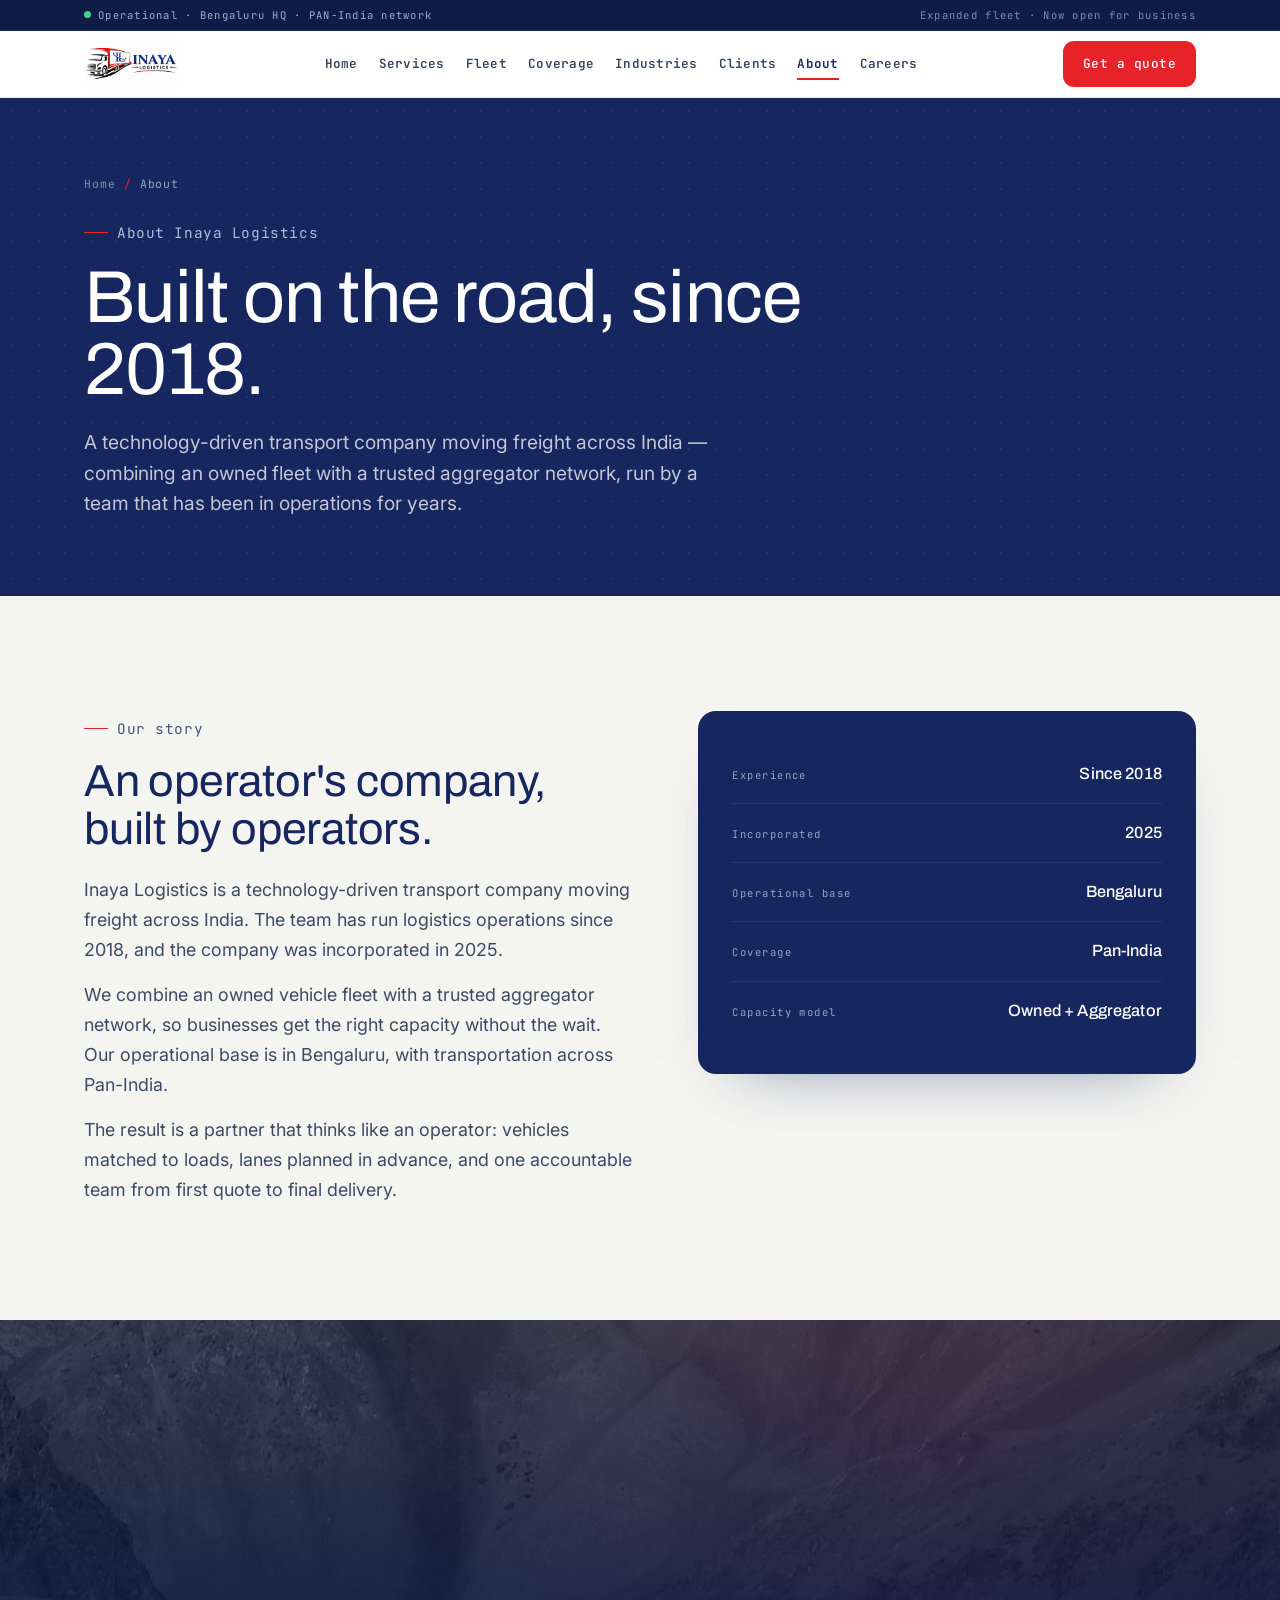
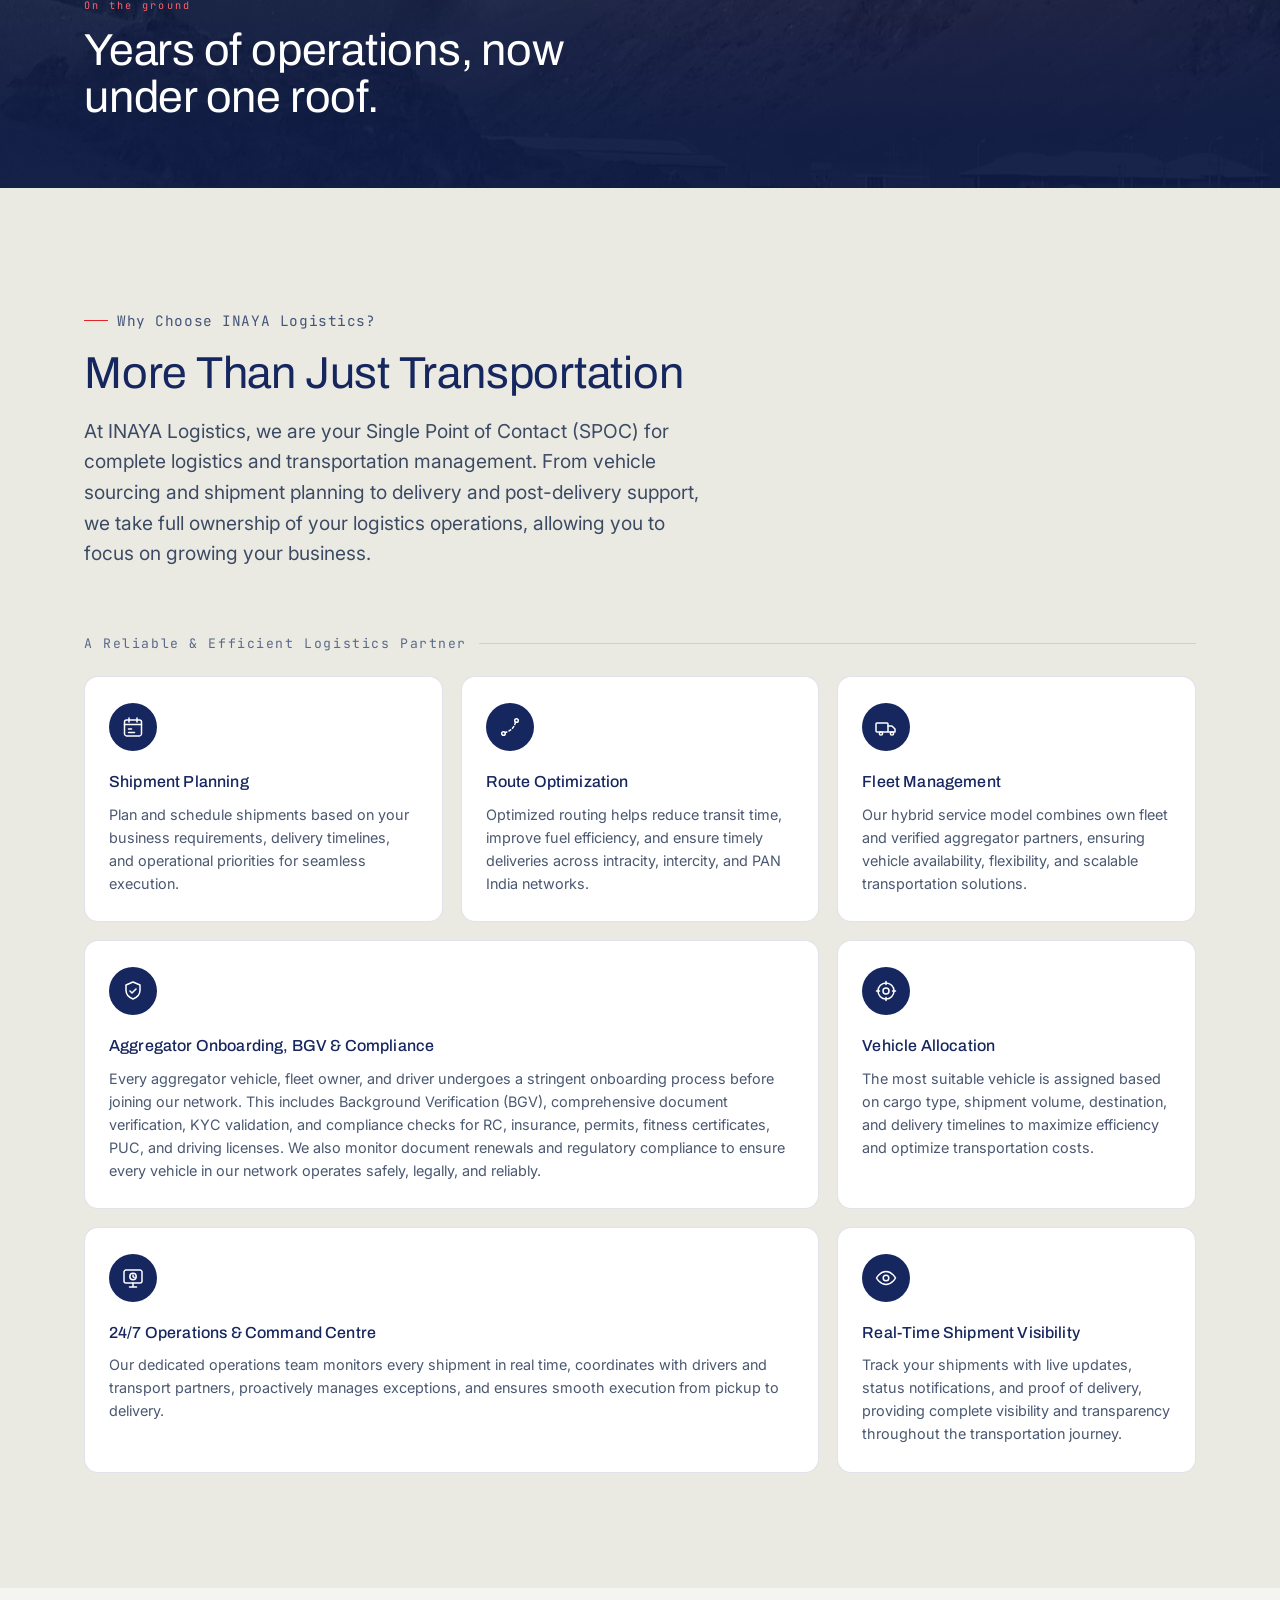
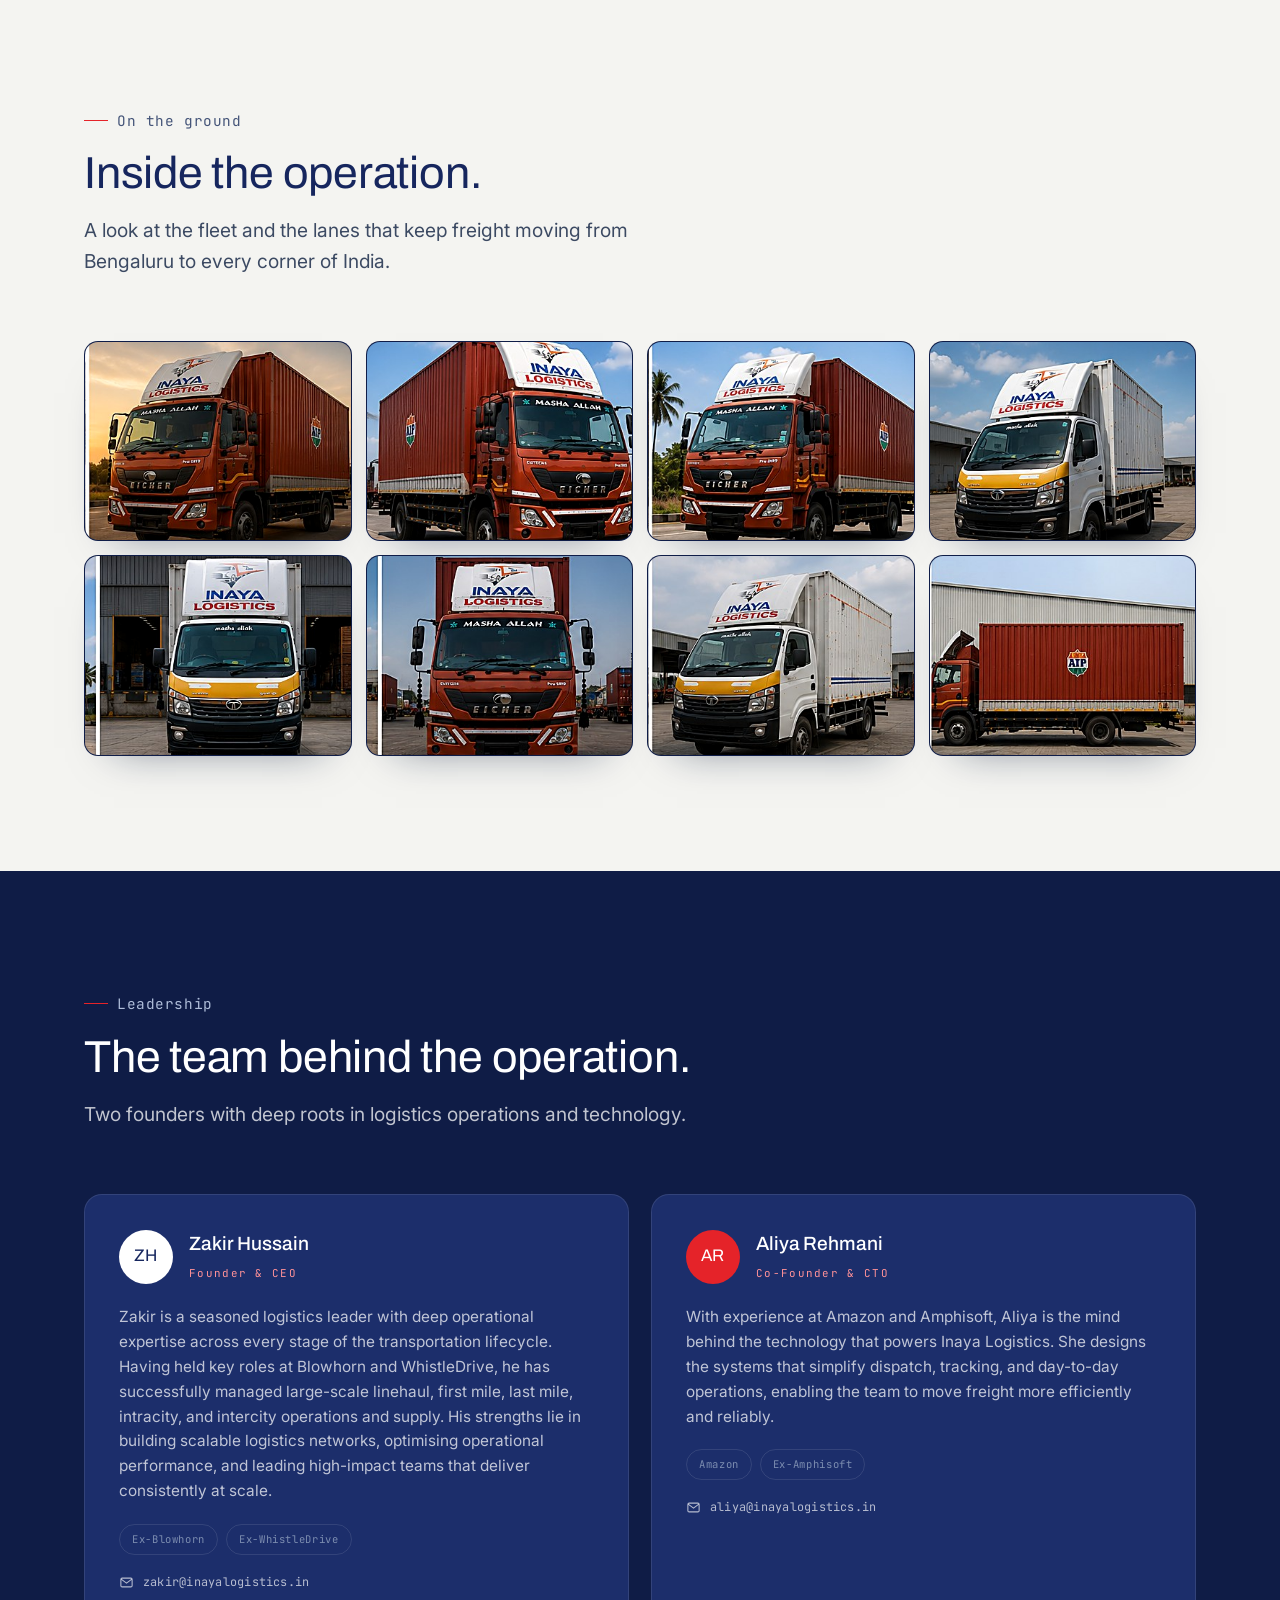
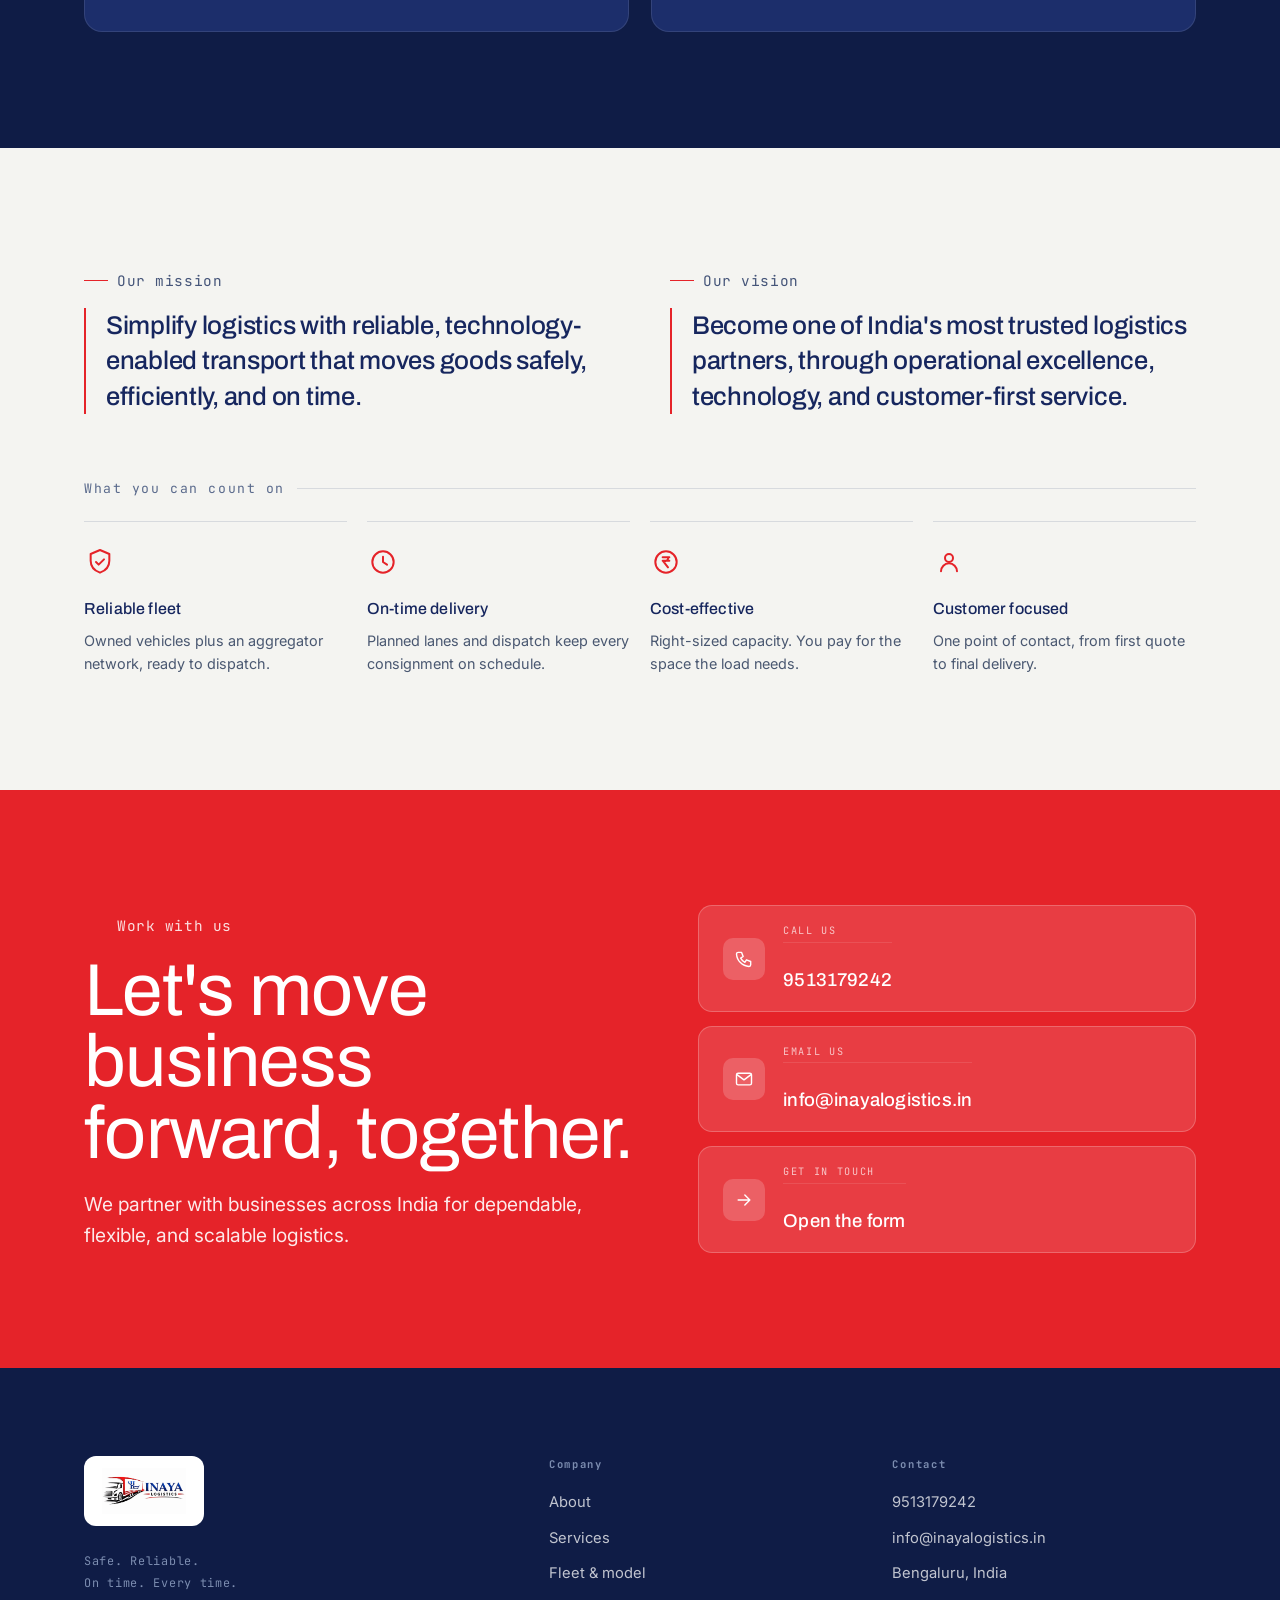
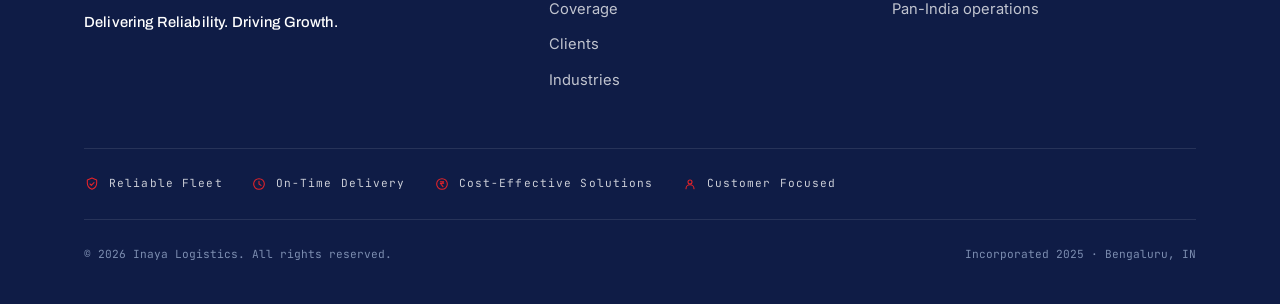
<file: about.html>
<!doctype html>
<html lang="en">
<head>
<meta charset="utf-8" />
<meta name="viewport" content="width=device-width, initial-scale=1" />
<title>About | Inaya Logistics — built on the road since 2018</title>
<meta name="description" content="A technology-driven transport company moving freight across India. Run by founders with deep roots in logistics operations and technology, based in Bengaluru." />
<meta name="theme-color" content="#16265E" />
<meta property="og:type" content="website" />
<meta property="og:site_name" content="Inaya Logistics" />
<meta property="og:title" content="About | Inaya Logistics" />
<meta property="og:description" content="Technology-driven transport across India, built on the road since 2018." />
<meta property="og:image" content="https://inayalogistics.in/assets/img/og-logo.jpg" />
<meta property="og:image:width" content="1200" />
<meta property="og:image:height" content="658" />
<meta property="og:image:alt" content="Inaya Logistics" />
<meta property="og:locale" content="en_IN" />
<link rel="canonical" href="https://inayalogistics.in/about.html" />
<meta property="og:url" content="https://inayalogistics.in/about.html" />
<meta name="twitter:card" content="summary_large_image" />
<meta name="twitter:image" content="https://inayalogistics.in/assets/img/og-logo.jpg" />
<link rel="icon" type="image/png" sizes="32x32" href="assets/img/favicon-32.png" />
<link rel="icon" type="image/png" sizes="16x16" href="assets/img/favicon-16.png" />
<link rel="icon" type="image/svg+xml" href="assets/img/favicon.svg" />
<link rel="apple-touch-icon" href="assets/img/apple-touch-icon.png" />
<link rel="manifest" href="site.webmanifest" />
<link rel="preconnect" href="https://fonts.googleapis.com" />
<link rel="preconnect" href="https://fonts.gstatic.com" crossorigin />
<link href="https://fonts.googleapis.com/css2?family=Archivo:wght@400;500;600;700&family=Inter:wght@400;500;600&family=JetBrains+Mono:wght@400;500;600&display=swap" rel="stylesheet" />
<link rel="stylesheet" href="assets/css/site.css?v=18" />
<script type="application/ld+json">
{
  "@context": "https://schema.org",
  "@type": "BreadcrumbList",
  "itemListElement": [
    {
      "@type": "ListItem",
      "position": 1,
      "name": "Home",
      "item": "https://inayalogistics.in/"
    },
    {
      "@type": "ListItem",
      "position": 2,
      "name": "About",
      "item": "https://inayalogistics.in/about.html"
    }
  ]
}
</script>
</head>
<body>
<a class="skip-link" href="#main">Skip to content</a>

<header class="site">
  <div class="ribbon">
    <div class="wrap">
      <span class="live"><span class="dot"></span>Operational · Bengaluru HQ · PAN-India network</span>
      <span class="r-right">Expanded fleet · Now open for business</span>
    </div>
  </div>
  <nav class="nav" id="nav">
    <div class="wrap">
      <a class="brand" href="index.html" aria-label="Inaya Logistics home">
        <img class="inaya-logo" src="assets/img/logo.png" alt="Inaya Logistics" width="600" height="329" />
      </a>
      <div class="nav-links">
        <a href="index.html">Home</a>
        <a href="services.html">Services</a>
        <a href="fleet.html">Fleet</a>
        <a href="coverage.html">Coverage</a>
        <a href="industries.html">Industries</a>
        <a href="clients.html">Clients</a>
        <a href="about.html" class="active">About</a>
        <a href="careers.html">Careers</a>
      </div>
      <div class="nav-cta">
        <a class="btn btn-red" href="contact.html#quote">Get a quote</a>
        <button class="burger" id="burger" aria-label="Open menu" aria-expanded="false" aria-controls="mobileMenu"><span></span></button>
      </div>
    </div>
  </nav>
  <div class="mobile-menu" id="mobileMenu">
    <div class="wrap">
      <a href="index.html">Home</a>
      <a href="services.html">Services</a>
      <a href="fleet.html">Fleet</a>
      <a href="coverage.html">Coverage</a>
      <a href="industries.html">Industries</a>
      <a href="clients.html">Clients</a>
      <a href="about.html">About</a>
      <a href="careers.html">Careers</a>
      <a href="contact.html#quote">Contact</a>
      <a class="btn btn-red" href="contact.html#quote">Get a quote</a>
    </div>
  </div>
</header>

<main id="main" tabindex="-1">

<section class="bg-navy grid-bg page-hero">
  <div class="wrap">
    <div class="crumbs"><a href="index.html">Home</a><span class="sep">/</span><span>About</span></div>
    <span class="eyebrow">About Inaya Logistics</span>
    <h1 class="h-xl" style="color:#fff">Built on the road, since 2018.</h1>
    <p class="lede">A technology-driven transport company moving freight across India — combining an owned fleet with a trusted aggregator network, run by a team that has been in operations for years.</p>
  </div>
</section>

<!-- STORY + FACTS -->
<section class="bg-paper section">
  <div class="wrap">
    <div class="about-grid">
      <div class="about-copy reveal">
        <span class="eyebrow">Our story</span>
        <h2 class="h-lg">An operator's company, built by operators.</h2>
        <p>Inaya Logistics is a technology-driven transport company moving freight across India. The team has run logistics operations since 2018, and the company was incorporated in 2025.</p>
        <p>We combine an owned vehicle fleet with a trusted aggregator network, so businesses get the right capacity without the wait. Our operational base is in Bengaluru, with transportation across Pan-India.</p>
        <p>The result is a partner that thinks like an operator: vehicles matched to loads, lanes planned in advance, and one accountable team from first quote to final delivery.</p>
      </div>
      <div class="facts reveal">
        <div class="fact"><span class="fk">Experience</span><span class="fv">Since 2018</span></div>
        <div class="fact"><span class="fk">Incorporated</span><span class="fv">2025</span></div>
        <div class="fact"><span class="fk">Operational base</span><span class="fv">Bengaluru</span></div>
        <div class="fact"><span class="fk">Coverage</span><span class="fv">Pan-India</span></div>
        <div class="fact"><span class="fk">Capacity model</span><span class="fv">Owned + Aggregator</span></div>
      </div>
    </div>
  </div>
</section>

<!-- OPERATIONS BAND -->
<section class="photo-band" aria-label="Inaya Logistics operations">
  <img class="photo-band-img" src="assets/img/in-highway.jpg" alt="Freight on the highway" width="1000" height="562" loading="lazy" decoding="async">
  <div class="wrap">
    <div class="photo-band-inner reveal">
      <p class="photo-band-kicker">On the ground</p>
      <h2 class="h-lg">Years of operations, now under one roof.</h2>
    </div>
  </div>
</section>

<!-- WHY INAYA -->
<section class="bg-paper-2 section" id="why">
  <div class="wrap">
    <div class="sec-head reveal" style="max-width:820px">
      <span class="eyebrow">Why Choose INAYA Logistics?</span>
      <h2 class="h-lg">More Than Just Transportation</h2>
      <p class="lede">At INAYA Logistics, we are your Single Point of Contact (SPOC) for complete logistics and transportation management. From vehicle sourcing and shipment planning to delivery and post-delivery support, we take full ownership of your logistics operations, allowing you to focus on growing your business.</p>
    </div>

    <div class="cluster-label reveal">A Reliable &amp; Efficient Logistics Partner</div>
    <div class="mode-grid mode-grid--3">
      <div class="mode reveal">
        <svg class="micon" viewBox="0 0 24 24" fill="none" stroke="currentColor" stroke-width="1.5" stroke-linecap="round" stroke-linejoin="round"><rect x="3.5" y="5" width="17" height="16" rx="2"/><path d="M3.5 9.5h17M8 3v4M16 3v4"/><path d="M7.5 14h3M7.5 17.5h6"/></svg>
        <h3>Shipment Planning</h3>
        <p>Plan and schedule shipments based on your business requirements, delivery timelines, and operational priorities for seamless execution.</p>
      </div>
      <div class="mode reveal" style="transition-delay:.05s">
        <svg class="micon" viewBox="0 0 24 24" fill="none" stroke="currentColor" stroke-width="1.5" stroke-linecap="round" stroke-linejoin="round"><circle cx="5.5" cy="18.5" r="1.8"/><circle cx="18.5" cy="5.5" r="1.8"/><path d="M7 17.6c4.2-1 9.4-4.4 10.4-10.4" stroke-dasharray="2 2.4"/></svg>
        <h3>Route Optimization</h3>
        <p>Optimized routing helps reduce transit time, improve fuel efficiency, and ensure timely deliveries across intracity, intercity, and PAN India networks.</p>
      </div>
      <div class="mode reveal" style="transition-delay:.1s">
        <svg class="micon" viewBox="0 0 24 24" fill="none" stroke="currentColor" stroke-width="1.5" stroke-linecap="round" stroke-linejoin="round"><rect x="2" y="8" width="12" height="9" rx="1"/><path d="M14 11h4l3 3v3h-7"/><circle cx="7" cy="18.5" r="1.6"/><circle cx="18" cy="18.5" r="1.6"/></svg>
        <h3>Fleet Management</h3>
        <p>Our hybrid service model combines own fleet and verified aggregator partners, ensuring vehicle availability, flexibility, and scalable transportation solutions.</p>
      </div>
      <div class="mode reveal" style="grid-column:span 2">
        <svg class="micon" viewBox="0 0 24 24" fill="none" stroke="currentColor" stroke-width="1.5" stroke-linecap="round" stroke-linejoin="round"><path d="M12 3l7 3v5c0 4.5-3 7.5-7 9-4-1.5-7-4.5-7-9V6z"/><path d="M9 12l2 2 4-4"/></svg>
        <h3>Aggregator Onboarding, BGV &amp; Compliance</h3>
        <p>Every aggregator vehicle, fleet owner, and driver undergoes a stringent onboarding process before joining our network. This includes Background Verification (BGV), comprehensive document verification, KYC validation, and compliance checks for RC, insurance, permits, fitness certificates, PUC, and driving licenses. We also monitor document renewals and regulatory compliance to ensure every vehicle in our network operates safely, legally, and reliably.</p>
      </div>
      <div class="mode reveal" style="transition-delay:.05s">
        <svg class="micon" viewBox="0 0 24 24" fill="none" stroke="currentColor" stroke-width="1.5" stroke-linecap="round" stroke-linejoin="round"><circle cx="12" cy="12" r="8"/><circle cx="12" cy="12" r="3"/><path d="M12 2.5v3M12 18.5v3M2.5 12h3M18.5 12h3"/></svg>
        <h3>Vehicle Allocation</h3>
        <p>The most suitable vehicle is assigned based on cargo type, shipment volume, destination, and delivery timelines to maximize efficiency and optimize transportation costs.</p>
      </div>
      <div class="mode reveal" style="grid-column:span 2;transition-delay:.05s">
        <svg class="micon" viewBox="0 0 24 24" fill="none" stroke="currentColor" stroke-width="1.5" stroke-linecap="round" stroke-linejoin="round"><rect x="3" y="4" width="18" height="13" rx="2"/><circle cx="12" cy="10.5" r="3.2"/><path d="M12 9v1.6l1.2.8"/><path d="M8.5 21h7M12 17v4"/></svg>
        <h3>24/7 Operations &amp; Command Centre</h3>
        <p>Our dedicated operations team monitors every shipment in real time, coordinates with drivers and transport partners, proactively manages exceptions, and ensures smooth execution from pickup to delivery.</p>
      </div>
      <div class="mode reveal" style="transition-delay:.1s">
        <svg class="micon" viewBox="0 0 24 24" fill="none" stroke="currentColor" stroke-width="1.5" stroke-linecap="round" stroke-linejoin="round"><path d="M2.5 12s3.5-6.5 9.5-6.5S21.5 12 21.5 12 18 18.5 12 18.5 2.5 12 2.5 12z"/><circle cx="12" cy="12" r="2.8"/></svg>
        <h3>Real-Time Shipment Visibility</h3>
        <p>Track your shipments with live updates, status notifications, and proof of delivery, providing complete visibility and transparency throughout the transportation journey.</p>
      </div>
    </div>
  </div>
</section>

<!-- GALLERY -->
<section class="bg-paper section" id="gallery">
  <div class="wrap">
    <div class="sec-head reveal">
      <span class="eyebrow">On the ground</span>
      <h2 class="h-lg">Inside the operation.</h2>
      <p class="lede">A look at the fleet and the lanes that keep freight moving from Bengaluru to every corner of India.</p>
    </div>
    <div class="about-gallery reveal">
      <div class="fg-item"><img src="assets/img/fleet/gallery/g11.jpg" alt="Eicher truck at golden hour" width="744" height="558" loading="lazy" decoding="async"><span class="fg-cap">Long-haul lanes</span></div>
      <div class="fg-item"><img src="assets/img/fleet/gallery/g01.jpg" alt="Container truck at the depot" width="744" height="558" loading="lazy" decoding="async"><span class="fg-cap">At the depot</span></div>
      <div class="fg-item"><img src="assets/img/fleet/gallery/g03.jpg" alt="Eicher truck on the forecourt" width="744" height="558" loading="lazy" decoding="async"><span class="fg-cap">Forecourt</span></div>
      <div class="fg-item"><img src="assets/img/fleet/gallery/g05.jpg" alt="Tata box truck in profile" width="744" height="558" loading="lazy" decoding="async"><span class="fg-cap">Box truck</span></div>
      <div class="fg-item"><img src="assets/img/fleet/gallery/g02.jpg" alt="Tata Intra box truck at a loading dock" width="744" height="558" loading="lazy" decoding="async"><span class="fg-cap">Loading dock</span></div>
      <div class="fg-item"><img src="assets/img/fleet/gallery/g06.jpg" alt="Eicher Pro front view" width="744" height="558" loading="lazy" decoding="async"><span class="fg-cap">Regional fleet</span></div>
      <div class="fg-item"><img src="assets/img/fleet/gallery/g07.jpg" alt="Tata box truck at the warehouse" width="744" height="558" loading="lazy" decoding="async"><span class="fg-cap">At the warehouse</span></div>
      <div class="fg-item"><img src="assets/img/fleet/gallery/g08.jpg" alt="Container truck at a warehouse dock" width="744" height="558" loading="lazy" decoding="async"><span class="fg-cap">Warehouse dock</span></div>
    </div>
  </div>
</section>

<!-- LEADERSHIP -->
<section class="bg-deep section" id="team">
  <div class="wrap">
    <div class="sec-head reveal">
      <span class="eyebrow">Leadership</span>
      <h2 class="h-lg" style="color:#fff">The team behind the operation.</h2>
      <p class="lede">Two founders with deep roots in logistics operations and technology.</p>
    </div>
    <div class="team-grid">
      <div class="leader reveal">
        <div class="leader-top">
          <span class="avatar">ZH</span>
          <div>
            <h3>Zakir Hussain</h3>
            <span class="leader-role">Founder &amp; CEO</span>
          </div>
        </div>
        <p>Zakir is a seasoned logistics leader with deep operational expertise across every stage of the transportation lifecycle. Having held key roles at Blowhorn and WhistleDrive, he has successfully managed large-scale linehaul, first mile, last mile, intracity, and intercity operations and supply. His strengths lie in building scalable logistics networks, optimising operational performance, and leading high-impact teams that deliver consistently at scale.</p>
        <div class="prev-tags"><span>Ex-Blowhorn</span><span>Ex-WhistleDrive</span></div>
        <a class="leader-email" href="mailto:zakir@inayalogistics.in">
          <svg viewBox="0 0 24 24" fill="none" stroke="currentColor" stroke-width="1.7" stroke-linecap="round" stroke-linejoin="round"><rect x="3" y="5" width="18" height="14" rx="2"/><path d="M4 7l8 6 8-6"/></svg>
          zakir@inayalogistics.in
        </a>
      </div>
      <div class="leader reveal" style="transition-delay:.08s">
        <div class="leader-top">
          <span class="avatar avatar--red">AR</span>
          <div>
            <h3>Aliya Rehmani</h3>
            <span class="leader-role">Co-Founder &amp; CTO</span>
          </div>
        </div>
        <p>With experience at Amazon and Amphisoft, Aliya is the mind behind the technology that powers Inaya Logistics. She designs the systems that simplify dispatch, tracking, and day-to-day operations, enabling the team to move freight more efficiently and reliably.</p>
        <div class="prev-tags"><span>Amazon</span><span>Ex-Amphisoft</span></div>
        <a class="leader-email" href="mailto:aliya@inayalogistics.in">
          <svg viewBox="0 0 24 24" fill="none" stroke="currentColor" stroke-width="1.7" stroke-linecap="round" stroke-linejoin="round"><rect x="3" y="5" width="18" height="14" rx="2"/><path d="M4 7l8 6 8-6"/></svg>
          aliya@inayalogistics.in
        </a>
      </div>
    </div>
  </div>
</section>

<!-- MISSION / VISION / PILLARS -->
<section class="bg-paper section" id="mission">
  <div class="wrap">
    <div class="mvv">
      <div class="reveal">
        <span class="eyebrow">Our mission</span>
        <p class="mvv-text">Simplify logistics with reliable, technology-enabled transport that moves goods safely, efficiently, and on time.</p>
      </div>
      <div class="reveal" style="transition-delay:.08s">
        <span class="eyebrow">Our vision</span>
        <p class="mvv-text">Become one of India's most trusted logistics partners, through operational excellence, technology, and customer-first service.</p>
      </div>
    </div>

    <div class="cluster-label reveal" style="margin-top:clamp(44px,5vw,64px)">What you can count on</div>
    <div class="pillars">
      <div class="pillar reveal">
        <svg class="pi" viewBox="0 0 24 24" fill="none" stroke="currentColor" stroke-width="1.5" stroke-linecap="round" stroke-linejoin="round"><path d="M12 3l7 3v5c0 4.5-3 7.5-7 9-4-1.5-7-4.5-7-9V6z"/><path d="M9 12l2 2 4-4"/></svg>
        <h3>Reliable fleet</h3>
        <p>Owned vehicles plus an aggregator network, ready to dispatch.</p>
      </div>
      <div class="pillar reveal" style="transition-delay:.06s">
        <svg class="pi" viewBox="0 0 24 24" fill="none" stroke="currentColor" stroke-width="1.5" stroke-linecap="round" stroke-linejoin="round"><circle cx="12" cy="12" r="8"/><path d="M12 8v4l3 2"/></svg>
        <h3>On-time delivery</h3>
        <p>Planned lanes and dispatch keep every consignment on schedule.</p>
      </div>
      <div class="pillar reveal" style="transition-delay:.12s">
        <svg class="pi" viewBox="0 0 24 24" fill="none" stroke="currentColor" stroke-width="1.5" stroke-linecap="round" stroke-linejoin="round"><circle cx="12" cy="12" r="8"/><path d="M9.5 8.5h5M9.5 11h5M13.5 8.5c.6 2-1 3-3.5 3l3.5 4.5"/></svg>
        <h3>Cost-effective</h3>
        <p>Right-sized capacity. You pay for the space the load needs.</p>
      </div>
      <div class="pillar reveal" style="transition-delay:.18s">
        <svg class="pi" viewBox="0 0 24 24" fill="none" stroke="currentColor" stroke-width="1.5" stroke-linecap="round" stroke-linejoin="round"><circle cx="12" cy="9" r="3"/><path d="M6 19a6 6 0 0 1 12 0"/></svg>
        <h3>Customer focused</h3>
        <p>One point of contact, from first quote to final delivery.</p>
      </div>
    </div>
  </div>
</section>

<!-- CTA -->
<section class="bg-red section">
  <div class="wrap">
    <div class="cta-grid">
      <div class="cta-copy reveal">
        <span class="eyebrow" style="color:rgba(255,255,255,.85)">Work with us</span>
        <h2 class="h-xl" style="margin-top:18px">Let's move business forward, together.</h2>
        <p>We partner with businesses across India for dependable, flexible, and scalable logistics.</p>
      </div>
      <div class="reveal" style="display:flex;flex-direction:column;gap:14px;align-self:center">
        <a class="cc" href="tel:+919513179242">
          <span class="cci"><svg viewBox="0 0 24 24" fill="none" stroke="currentColor" stroke-width="1.7" stroke-linecap="round" stroke-linejoin="round"><path d="M5 4h4l2 5-3 2a12 12 0 0 0 5 5l2-3 5 2v4a2 2 0 0 1-2 2A16 16 0 0 1 3 6a2 2 0 0 1 2-2z"/></svg></span>
          <span><span class="lab">Call us</span><span class="val">9513179242</span></span>
        </a>
        <a class="cc" href="mailto:info@inayalogistics.in">
          <span class="cci"><svg viewBox="0 0 24 24" fill="none" stroke="currentColor" stroke-width="1.7" stroke-linecap="round" stroke-linejoin="round"><rect x="3" y="5" width="18" height="14" rx="2"/><path d="M4 7l8 6 8-6"/></svg></span>
          <span><span class="lab">Email us</span><span class="val">info@inayalogistics.in</span></span>
        </a>
        <a class="cc" href="contact.html#quote">
          <span class="cci"><svg viewBox="0 0 24 24" fill="none" stroke="currentColor" stroke-width="1.7" stroke-linecap="round" stroke-linejoin="round"><path d="M5 12h14M13 6l6 6-6 6"/></svg></span>
          <span><span class="lab">Get in touch</span><span class="val">Open the form</span></span>
        </a>
      </div>
    </div>
  </div>
</section>

</main>

<footer class="site bg-deep">
  <div class="wrap">
    <div class="foot-top">
      <div class="foot-brand">
        <span class="foot-logo-wrap">
          <img class="inaya-logo" src="assets/img/logo.png" alt="Inaya Logistics" width="600" height="329" />
        </span>
        <p class="foot-tag">Safe. Reliable.<br>On time. Every time.</p>
        <p class="foot-signoff">Delivering Reliability. Driving Growth.</p>
      </div>
      <div class="foot-col">
        <h3>Company</h3>
        <a href="about.html">About</a>
        <a href="services.html">Services</a>
        <a href="fleet.html">Fleet &amp; model</a>
        <a href="coverage.html">Coverage</a>
        <a href="clients.html">Clients</a>
        <a href="industries.html">Industries</a>
      </div>
      <div class="foot-col">
        <h3>Contact</h3>
        <a href="tel:+919513179242">9513179242</a>
        <a href="mailto:info@inayalogistics.in">info@inayalogistics.in</a>
        <p>Bengaluru, India</p>
        <p>Pan-India operations</p>
      </div>
    </div>
    <div class="badges">
      <span class="badge"><svg viewBox="0 0 24 24" fill="none" stroke="currentColor" stroke-width="1.6" stroke-linecap="round" stroke-linejoin="round"><path d="M12 3l7 3v5c0 4.5-3 7.5-7 9-4-1.5-7-4.5-7-9V6z"/><path d="M9 12l2 2 4-4"/></svg>Reliable Fleet</span>
      <span class="badge"><svg viewBox="0 0 24 24" fill="none" stroke="currentColor" stroke-width="1.6" stroke-linecap="round" stroke-linejoin="round"><circle cx="12" cy="12" r="8"/><path d="M12 8v4l3 2"/></svg>On-Time Delivery</span>
      <span class="badge"><svg viewBox="0 0 24 24" fill="none" stroke="currentColor" stroke-width="1.6" stroke-linecap="round" stroke-linejoin="round"><circle cx="12" cy="12" r="8"/><path d="M9.5 8.5h5M9.5 11h5M13.5 8.5c.6 2-1 3-3.5 3l3.5 4.5"/></svg>Cost-Effective Solutions</span>
      <span class="badge"><svg viewBox="0 0 24 24" fill="none" stroke="currentColor" stroke-width="1.6" stroke-linecap="round" stroke-linejoin="round"><circle cx="12" cy="9" r="3"/><path d="M6 19a6 6 0 0 1 12 0"/></svg>Customer Focused</span>
    </div>
    <div class="foot-bot">
      <span>© 2026 Inaya Logistics. All rights reserved.</span>
      <span>Incorporated 2025 · Bengaluru, IN</span>
    </div>
  </div>
</footer>

<!-- ================= STICKY QUOTE BAR ================= -->
<div class="quotebar" id="quotebar" role="complementary" aria-label="Quick quote">
  <span class="qb-txt">Need transportation across India?</span>
  <a class="btn btn-red" href="contact.html#quote">Get a quote
    <svg viewBox="0 0 24 24" fill="none" stroke="currentColor" stroke-width="2" stroke-linecap="round" stroke-linejoin="round"><path d="M5 12h14M13 6l6 6-6 6"/></svg>
  </a>
</div>

<script src="assets/js/vendor/gsap.min.js" defer></script>
<script src="assets/js/vendor/ScrollTrigger.min.js" defer></script>
<script src="assets/js/vendor/lenis.min.js" defer></script>
<script src="assets/js/motion.js?v=6" defer></script>
<script src="assets/js/site.js?v=17" defer></script>
</body>
</html>
</file>
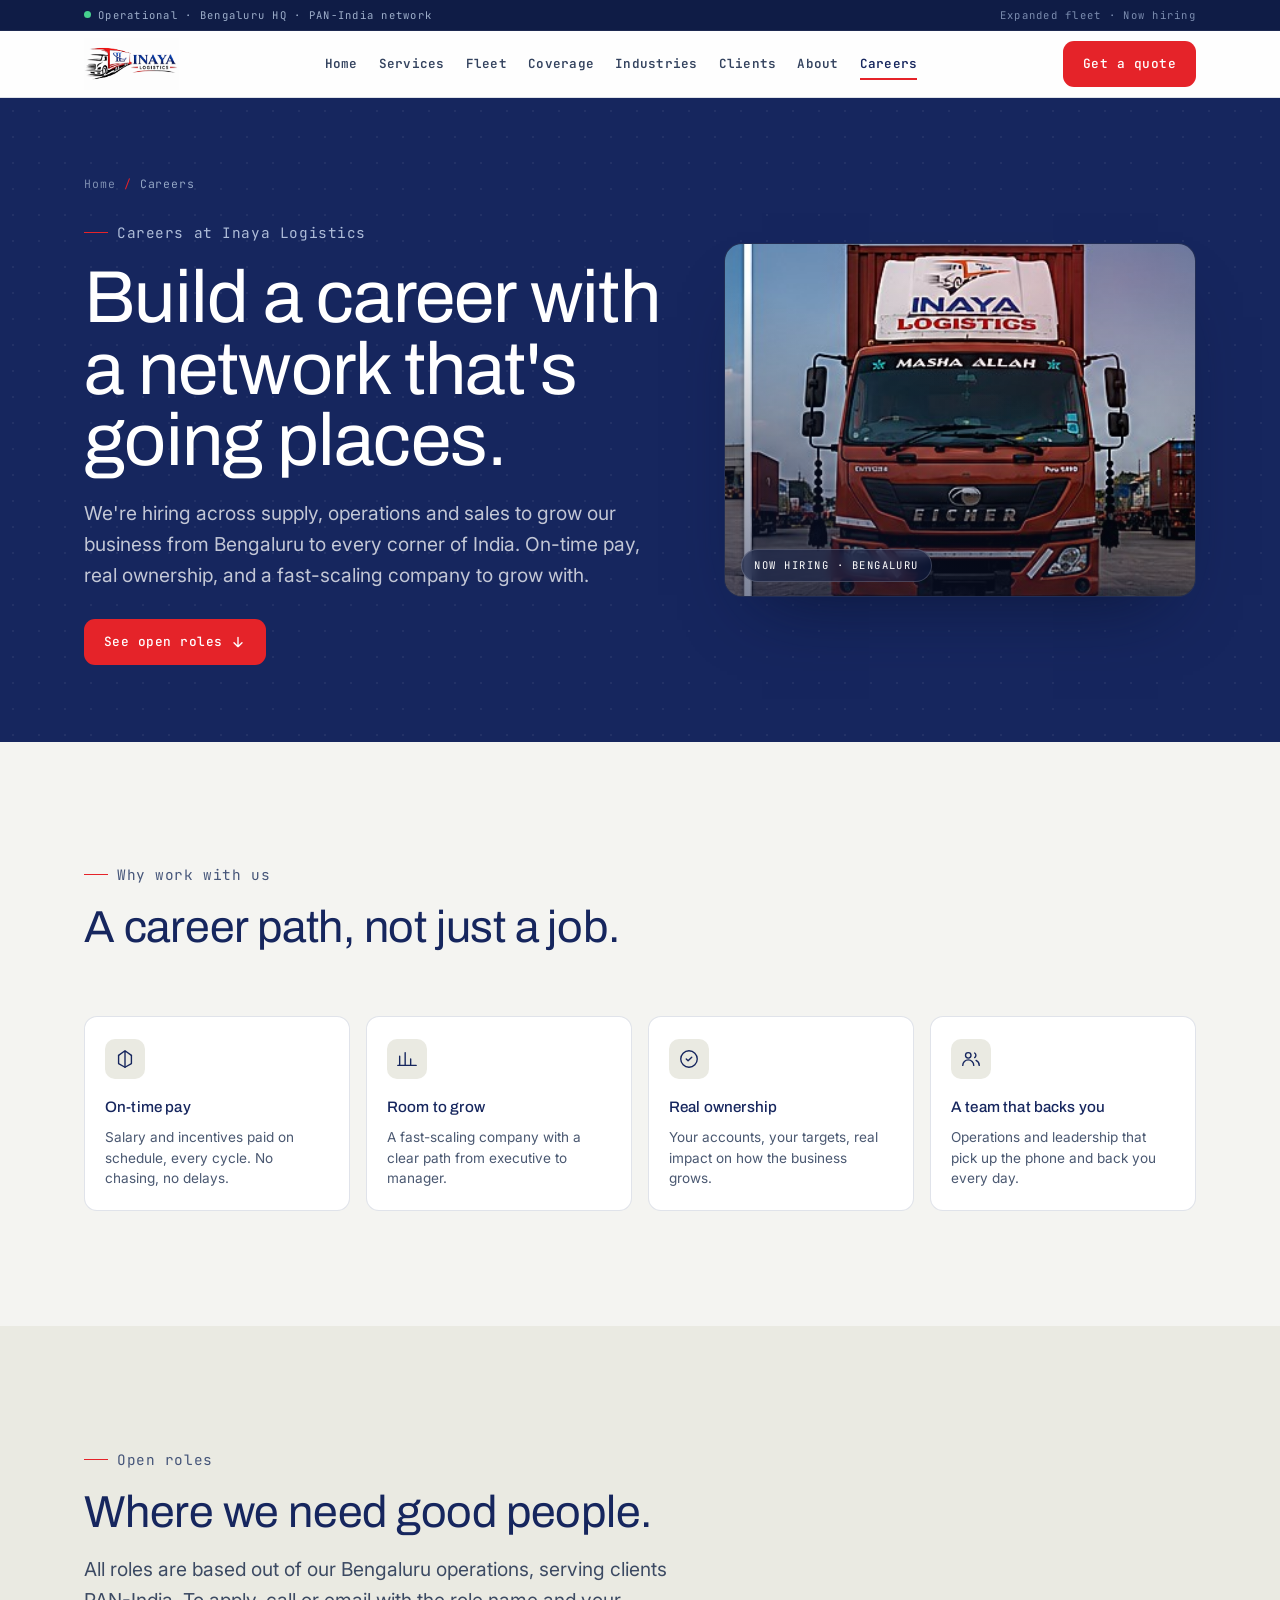
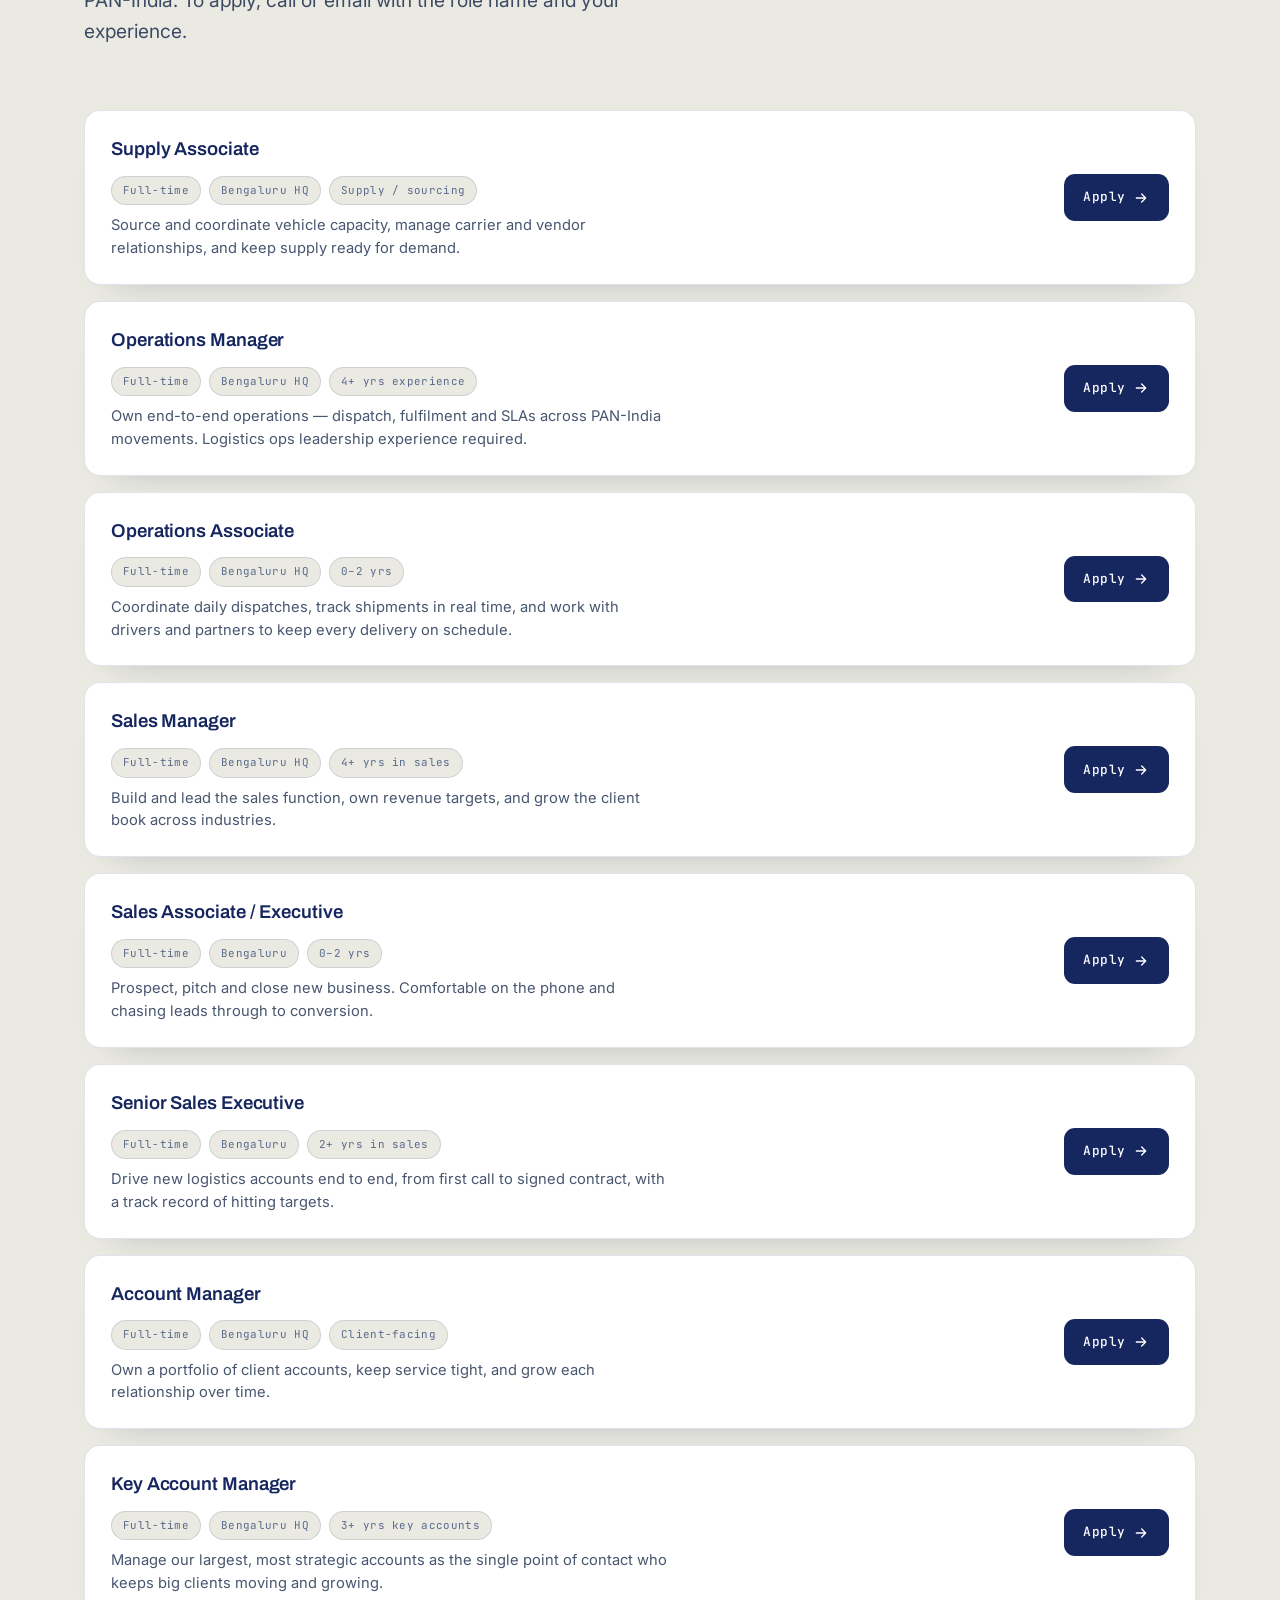
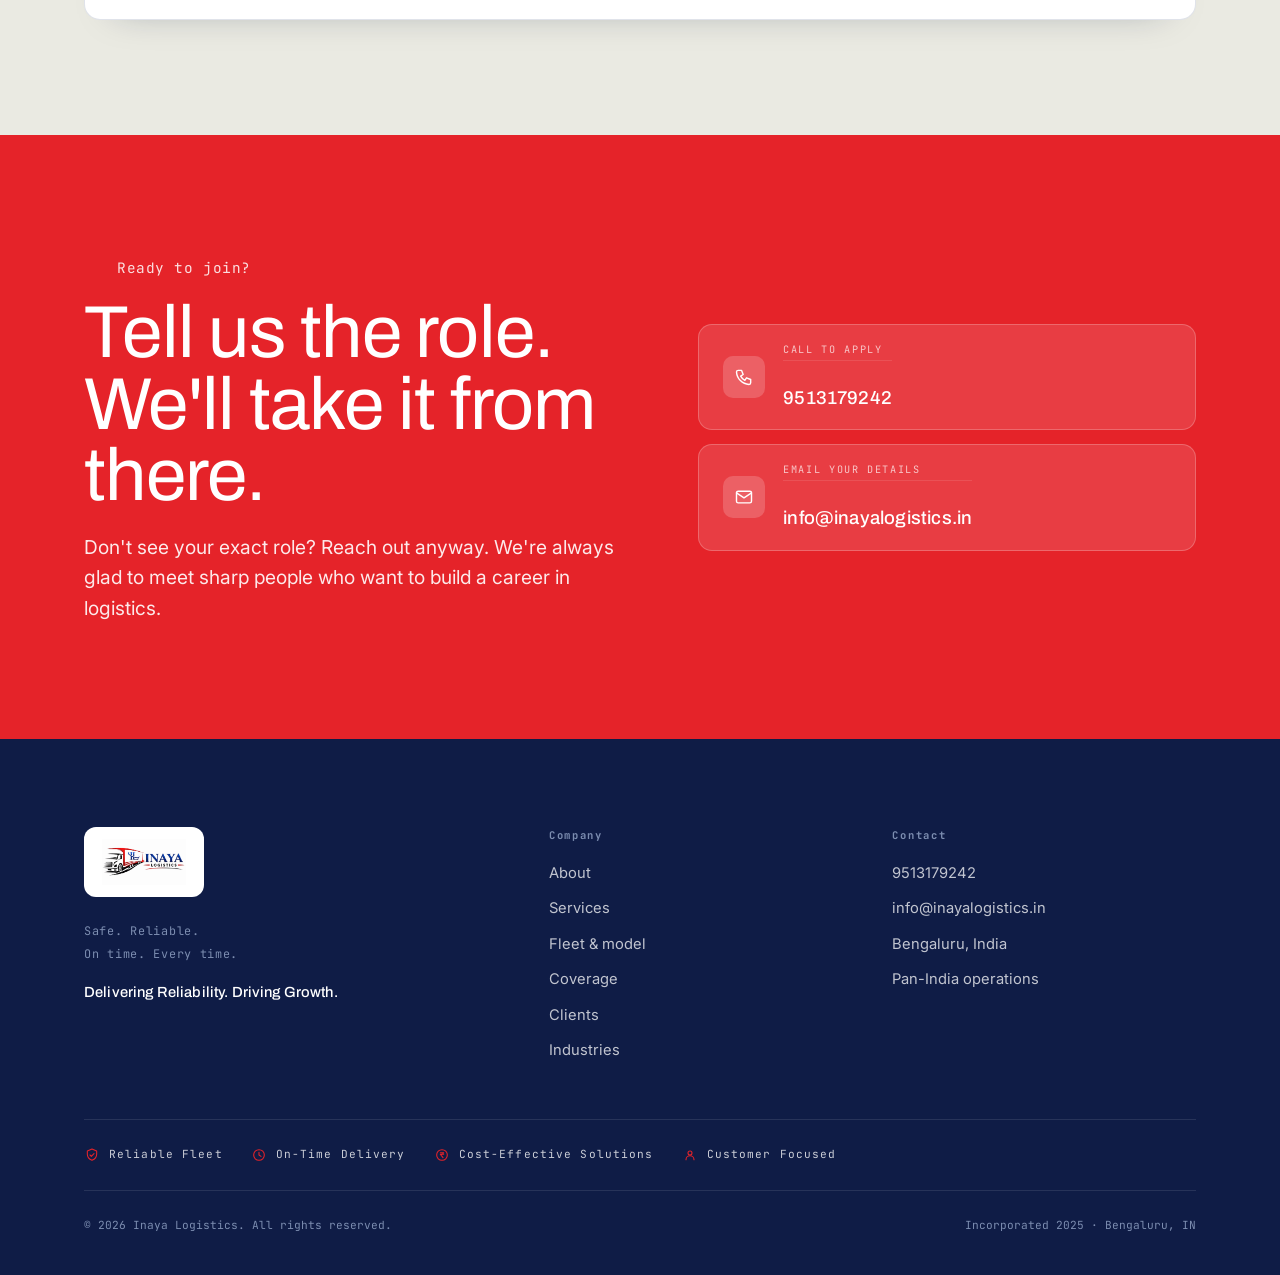
<file: careers.html>
<!doctype html>
<html lang="en">
<head>
<meta charset="utf-8" />
<meta name="viewport" content="width=device-width, initial-scale=1" />
<title>Careers | Inaya Logistics</title>
<meta name="description" content="Build your career with Inaya Logistics. Open roles in supply, operations, sales and account management at our Bengaluru base, serving clients PAN-India. On-time pay, real ownership, room to grow." />
<meta name="theme-color" content="#16265E" />
<meta property="og:type" content="website" />
<meta property="og:site_name" content="Inaya Logistics" />
<meta property="og:title" content="Careers | Inaya Logistics" />
<meta property="og:description" content="Join the Inaya Logistics team — supply, operations, sales and account management roles. On-time pay, real ownership, room to grow." />
<meta property="og:image" content="https://inayalogistics.in/assets/img/og-logo.jpg" />
<meta property="og:image:width" content="1200" />
<meta property="og:image:height" content="658" />
<meta property="og:image:alt" content="Inaya Logistics" />
<meta property="og:locale" content="en_IN" />
<link rel="canonical" href="https://inayalogistics.in/careers.html" />
<meta property="og:url" content="https://inayalogistics.in/careers.html" />
<meta name="twitter:card" content="summary_large_image" />
<meta name="twitter:image" content="https://inayalogistics.in/assets/img/og-logo.jpg" />
<link rel="icon" type="image/png" sizes="32x32" href="assets/img/favicon-32.png" />
<link rel="icon" type="image/png" sizes="16x16" href="assets/img/favicon-16.png" />
<link rel="icon" type="image/svg+xml" href="assets/img/favicon.svg" />
<link rel="apple-touch-icon" href="assets/img/apple-touch-icon.png" />
<link rel="manifest" href="site.webmanifest" />
<link rel="preconnect" href="https://fonts.googleapis.com" />
<link rel="preconnect" href="https://fonts.gstatic.com" crossorigin />
<link href="https://fonts.googleapis.com/css2?family=Archivo:wght@400;500;600;700&family=Inter:wght@400;500;600&family=JetBrains+Mono:wght@400;500;600&display=swap" rel="stylesheet" />
<link rel="stylesheet" href="assets/css/site.css?v=18" />
<script type="application/ld+json">
{
  "@context": "https://schema.org",
  "@type": "BreadcrumbList",
  "itemListElement": [
    {
      "@type": "ListItem",
      "position": 1,
      "name": "Home",
      "item": "https://inayalogistics.in/"
    },
    {
      "@type": "ListItem",
      "position": 2,
      "name": "Careers",
      "item": "https://inayalogistics.in/careers.html"
    }
  ]
}
</script>
</head>
<body>
<a class="skip-link" href="#main">Skip to content</a>

<header class="site">
  <div class="ribbon">
    <div class="wrap">
      <span class="live"><span class="dot"></span>Operational · Bengaluru HQ · PAN-India network</span>
      <span class="r-right">Expanded fleet · Now hiring</span>
    </div>
  </div>
  <nav class="nav" id="nav">
    <div class="wrap">
      <a class="brand" href="index.html" aria-label="Inaya Logistics home">
        <img class="inaya-logo" src="assets/img/logo.png" alt="Inaya Logistics" width="600" height="329" />
      </a>
      <div class="nav-links">
        <a href="index.html">Home</a>
        <a href="services.html">Services</a>
        <a href="fleet.html">Fleet</a>
        <a href="coverage.html">Coverage</a>
        <a href="industries.html">Industries</a>
        <a href="clients.html">Clients</a>
        <a href="about.html">About</a>
        <a href="careers.html" class="active">Careers</a>
      </div>
      <div class="nav-cta">
        <a class="btn btn-red" href="contact.html#quote">Get a quote</a>
        <button class="burger" id="burger" aria-label="Open menu" aria-expanded="false" aria-controls="mobileMenu"><span></span></button>
      </div>
    </div>
  </nav>
  <div class="mobile-menu" id="mobileMenu">
    <div class="wrap">
      <a href="index.html">Home</a>
      <a href="services.html">Services</a>
      <a href="fleet.html">Fleet</a>
      <a href="coverage.html">Coverage</a>
      <a href="industries.html">Industries</a>
      <a href="clients.html">Clients</a>
      <a href="about.html">About</a>
      <a href="careers.html">Careers</a>
      <a href="contact.html#quote">Contact</a>
      <a class="btn btn-red" href="contact.html#quote">Get a quote</a>
    </div>
  </div>
</header>

<main id="main" tabindex="-1">

<!-- HERO -->
<section class="bg-navy grid-bg page-hero">
  <div class="wrap">
    <div class="page-hero-grid">
      <div>
        <div class="crumbs"><a href="index.html">Home</a><span class="sep">/</span><span>Careers</span></div>
        <span class="eyebrow">Careers at Inaya Logistics</span>
        <h1 class="h-xl" style="color:#fff">Build a career with a network that's going places.</h1>
        <p class="lede">We're hiring across supply, operations and sales to grow our business from Bengaluru to every corner of India. On-time pay, real ownership, and a fast-scaling company to grow with.</p>
        <a class="btn btn-red" href="#roles" style="margin-top:28px">See open roles
          <svg viewBox="0 0 24 24" fill="none" stroke="currentColor" stroke-width="2" stroke-linecap="round" stroke-linejoin="round"><path d="M12 5v14M6 13l6 6 6-6"/></svg>
        </a>
      </div>
      <div class="hero-photo reveal">
        <img src="assets/img/fleet/gallery/g06.jpg" alt="Inaya Logistics Eicher truck, front view" width="744" height="558" decoding="async" fetchpriority="high">
        <span class="hp-tag">NOW HIRING · BENGALURU</span>
      </div>
    </div>
  </div>
</section>

<!-- WHY WORK HERE -->
<section class="bg-paper section">
  <div class="wrap">
    <div class="sec-head reveal">
      <span class="eyebrow">Why work with us</span>
      <h2 class="h-lg">A career path, not just a job.</h2>
    </div>
    <div class="body-types">
      <div class="btype reveal"><span class="bt-ic"><svg viewBox="0 0 24 24" fill="none" stroke="currentColor" stroke-width="1.5" stroke-linecap="round" stroke-linejoin="round"><path d="M12 3v18M5 8l7-5 7 5"/><path d="M5 8v9l7 4 7-4V8"/></svg></span><h3>On-time pay</h3><p>Salary and incentives paid on schedule, every cycle. No chasing, no delays.</p></div>
      <div class="btype reveal" style="transition-delay:.06s"><span class="bt-ic"><svg viewBox="0 0 24 24" fill="none" stroke="currentColor" stroke-width="1.5" stroke-linecap="round" stroke-linejoin="round"><path d="M4 19V9M10 19V5M16 19v-7M22 19H2"/></svg></span><h3>Room to grow</h3><p>A fast-scaling company with a clear path from executive to manager.</p></div>
      <div class="btype reveal" style="transition-delay:.12s"><span class="bt-ic"><svg viewBox="0 0 24 24" fill="none" stroke="currentColor" stroke-width="1.5" stroke-linecap="round" stroke-linejoin="round"><circle cx="12" cy="12" r="9"/><path d="m9 12 2 2 4-4"/></svg></span><h3>Real ownership</h3><p>Your accounts, your targets, real impact on how the business grows.</p></div>
      <div class="btype reveal" style="transition-delay:.18s"><span class="bt-ic"><svg viewBox="0 0 24 24" fill="none" stroke="currentColor" stroke-width="1.5" stroke-linecap="round" stroke-linejoin="round"><circle cx="9" cy="8" r="3"/><path d="M3 19a6 6 0 0 1 12 0"/><path d="M16 5.5a3 3 0 0 1 0 5M21 19a6 6 0 0 0-3.5-5.4"/></svg></span><h3>A team that backs you</h3><p>Operations and leadership that pick up the phone and back you every day.</p></div>
    </div>
  </div>
</section>

<!-- OPEN ROLES -->
<section class="bg-paper-2 section" id="roles">
  <div class="wrap">
    <div class="sec-head reveal">
      <span class="eyebrow">Open roles</span>
      <h2 class="h-lg">Where we need good people.</h2>
      <p class="lede">All roles are based out of our Bengaluru operations, serving clients PAN-India. To apply, call or email with the role name and your experience.</p>
    </div>
    <!-- Roles render from the Google Sheet configured in assets/js/site.js
         (CAREERS_SHEET_CSV). The static roles below are the fallback shown
         if the sheet is unset/unreachable, and for SEO / no-JS. -->
    <div class="role-list" id="roleList">
      <div class="role reveal">
        <div class="role-main">
          <h3>Supply Associate</h3>
          <div class="role-tags"><span class="role-tag">Full-time</span><span class="role-tag">Bengaluru HQ</span><span class="role-tag">Supply / sourcing</span></div>
          <p>Source and coordinate vehicle capacity, manage carrier and vendor relationships, and keep supply ready for demand.</p>
        </div>
        <a class="btn btn-dark" href="mailto:info@inayalogistics.in?subject=Application%20-%20Supply%20Associate">Apply
          <svg viewBox="0 0 24 24" fill="none" stroke="currentColor" stroke-width="2" stroke-linecap="round" stroke-linejoin="round"><path d="M5 12h14M13 6l6 6-6 6"/></svg>
        </a>
      </div>
      <div class="role reveal" style="transition-delay:.05s">
        <div class="role-main">
          <h3>Operations Manager</h3>
          <div class="role-tags"><span class="role-tag">Full-time</span><span class="role-tag">Bengaluru HQ</span><span class="role-tag">4+ yrs experience</span></div>
          <p>Own end-to-end operations — dispatch, fulfilment and SLAs across PAN-India movements. Logistics ops leadership experience required.</p>
        </div>
        <a class="btn btn-dark" href="mailto:info@inayalogistics.in?subject=Application%20-%20Operations%20Manager">Apply
          <svg viewBox="0 0 24 24" fill="none" stroke="currentColor" stroke-width="2" stroke-linecap="round" stroke-linejoin="round"><path d="M5 12h14M13 6l6 6-6 6"/></svg>
        </a>
      </div>
      <div class="role reveal" style="transition-delay:.08s">
        <div class="role-main">
          <h3>Operations Associate</h3>
          <div class="role-tags"><span class="role-tag">Full-time</span><span class="role-tag">Bengaluru HQ</span><span class="role-tag">0–2 yrs</span></div>
          <p>Coordinate daily dispatches, track shipments in real time, and work with drivers and partners to keep every delivery on schedule.</p>
        </div>
        <a class="btn btn-dark" href="mailto:info@inayalogistics.in?subject=Application%20-%20Operations%20Associate">Apply
          <svg viewBox="0 0 24 24" fill="none" stroke="currentColor" stroke-width="2" stroke-linecap="round" stroke-linejoin="round"><path d="M5 12h14M13 6l6 6-6 6"/></svg>
        </a>
      </div>
      <div class="role reveal" style="transition-delay:.1s">
        <div class="role-main">
          <h3>Sales Manager</h3>
          <div class="role-tags"><span class="role-tag">Full-time</span><span class="role-tag">Bengaluru HQ</span><span class="role-tag">4+ yrs in sales</span></div>
          <p>Build and lead the sales function, own revenue targets, and grow the client book across industries.</p>
        </div>
        <a class="btn btn-dark" href="mailto:info@inayalogistics.in?subject=Application%20-%20Sales%20Manager">Apply
          <svg viewBox="0 0 24 24" fill="none" stroke="currentColor" stroke-width="2" stroke-linecap="round" stroke-linejoin="round"><path d="M5 12h14M13 6l6 6-6 6"/></svg>
        </a>
      </div>
      <div class="role reveal" style="transition-delay:.15s">
        <div class="role-main">
          <h3>Sales Associate / Executive</h3>
          <div class="role-tags"><span class="role-tag">Full-time</span><span class="role-tag">Bengaluru</span><span class="role-tag">0–2 yrs</span></div>
          <p>Prospect, pitch and close new business. Comfortable on the phone and chasing leads through to conversion.</p>
        </div>
        <a class="btn btn-dark" href="mailto:info@inayalogistics.in?subject=Application%20-%20Sales%20Associate%20Executive">Apply
          <svg viewBox="0 0 24 24" fill="none" stroke="currentColor" stroke-width="2" stroke-linecap="round" stroke-linejoin="round"><path d="M5 12h14M13 6l6 6-6 6"/></svg>
        </a>
      </div>
      <div class="role reveal" style="transition-delay:.2s">
        <div class="role-main">
          <h3>Senior Sales Executive</h3>
          <div class="role-tags"><span class="role-tag">Full-time</span><span class="role-tag">Bengaluru</span><span class="role-tag">2+ yrs in sales</span></div>
          <p>Drive new logistics accounts end to end, from first call to signed contract, with a track record of hitting targets.</p>
        </div>
        <a class="btn btn-dark" href="mailto:info@inayalogistics.in?subject=Application%20-%20Senior%20Sales%20Executive">Apply
          <svg viewBox="0 0 24 24" fill="none" stroke="currentColor" stroke-width="2" stroke-linecap="round" stroke-linejoin="round"><path d="M5 12h14M13 6l6 6-6 6"/></svg>
        </a>
      </div>
      <div class="role reveal" style="transition-delay:.25s">
        <div class="role-main">
          <h3>Account Manager</h3>
          <div class="role-tags"><span class="role-tag">Full-time</span><span class="role-tag">Bengaluru HQ</span><span class="role-tag">Client-facing</span></div>
          <p>Own a portfolio of client accounts, keep service tight, and grow each relationship over time.</p>
        </div>
        <a class="btn btn-dark" href="mailto:info@inayalogistics.in?subject=Application%20-%20Account%20Manager">Apply
          <svg viewBox="0 0 24 24" fill="none" stroke="currentColor" stroke-width="2" stroke-linecap="round" stroke-linejoin="round"><path d="M5 12h14M13 6l6 6-6 6"/></svg>
        </a>
      </div>
      <div class="role reveal" style="transition-delay:.3s">
        <div class="role-main">
          <h3>Key Account Manager</h3>
          <div class="role-tags"><span class="role-tag">Full-time</span><span class="role-tag">Bengaluru HQ</span><span class="role-tag">3+ yrs key accounts</span></div>
          <p>Manage our largest, most strategic accounts as the single point of contact who keeps big clients moving and growing.</p>
        </div>
        <a class="btn btn-dark" href="mailto:info@inayalogistics.in?subject=Application%20-%20Key%20Account%20Manager">Apply
          <svg viewBox="0 0 24 24" fill="none" stroke="currentColor" stroke-width="2" stroke-linecap="round" stroke-linejoin="round"><path d="M5 12h14M13 6l6 6-6 6"/></svg>
        </a>
      </div>
    </div>
  </div>
</section>

<!-- APPLY CTA -->
<section class="bg-red section">
  <div class="wrap">
    <div class="cta-grid">
      <div class="cta-copy reveal">
        <span class="eyebrow" style="color:rgba(255,255,255,.85)">Ready to join?</span>
        <h2 class="h-xl" style="margin-top:18px">Tell us the role. We'll take it from there.</h2>
        <p>Don't see your exact role? Reach out anyway. We're always glad to meet sharp people who want to build a career in logistics.</p>
      </div>
      <div class="reveal" style="display:flex;flex-direction:column;gap:14px;align-self:center">
        <a class="cc" href="tel:+919513179242">
          <span class="cci"><svg viewBox="0 0 24 24" fill="none" stroke="currentColor" stroke-width="1.7" stroke-linecap="round" stroke-linejoin="round"><path d="M5 4h4l2 5-3 2a12 12 0 0 0 5 5l2-3 5 2v4a2 2 0 0 1-2 2A16 16 0 0 1 3 6a2 2 0 0 1 2-2z"/></svg></span>
          <span><span class="lab">Call to apply</span><span class="val">9513179242</span></span>
        </a>
        <a class="cc" href="mailto:info@inayalogistics.in?subject=Job%20Application%20-%20Inaya%20Logistics">
          <span class="cci"><svg viewBox="0 0 24 24" fill="none" stroke="currentColor" stroke-width="1.7" stroke-linecap="round" stroke-linejoin="round"><rect x="3" y="5" width="18" height="14" rx="2"/><path d="m3 7 9 6 9-6"/></svg></span>
          <span><span class="lab">Email your details</span><span class="val">info@inayalogistics.in</span></span>
        </a>
      </div>
    </div>
  </div>
</section>

</main>

<footer class="site bg-deep">
  <div class="wrap">
    <div class="foot-top">
      <div class="foot-brand">
        <span class="foot-logo-wrap">
          <img class="inaya-logo" src="assets/img/logo.png" alt="Inaya Logistics" width="600" height="329" />
        </span>
        <p class="foot-tag">Safe. Reliable.<br>On time. Every time.</p>
        <p class="foot-signoff">Delivering Reliability. Driving Growth.</p>
      </div>
      <div class="foot-col">
        <h3>Company</h3>
        <a href="about.html">About</a>
        <a href="services.html">Services</a>
        <a href="fleet.html">Fleet &amp; model</a>
        <a href="coverage.html">Coverage</a>
        <a href="clients.html">Clients</a>
        <a href="industries.html">Industries</a>
      </div>
      <div class="foot-col">
        <h3>Contact</h3>
        <a href="tel:+919513179242">9513179242</a>
        <a href="mailto:info@inayalogistics.in">info@inayalogistics.in</a>
        <p>Bengaluru, India</p>
        <p>Pan-India operations</p>
      </div>
    </div>
    <div class="badges">
      <span class="badge"><svg viewBox="0 0 24 24" fill="none" stroke="currentColor" stroke-width="1.6" stroke-linecap="round" stroke-linejoin="round"><path d="M12 3l7 3v5c0 4.5-3 7.5-7 9-4-1.5-7-4.5-7-9V6z"/><path d="M9 12l2 2 4-4"/></svg>Reliable Fleet</span>
      <span class="badge"><svg viewBox="0 0 24 24" fill="none" stroke="currentColor" stroke-width="1.6" stroke-linecap="round" stroke-linejoin="round"><circle cx="12" cy="12" r="8"/><path d="M12 8v4l3 2"/></svg>On-Time Delivery</span>
      <span class="badge"><svg viewBox="0 0 24 24" fill="none" stroke="currentColor" stroke-width="1.6" stroke-linecap="round" stroke-linejoin="round"><circle cx="12" cy="12" r="8"/><path d="M9.5 8.5h5M9.5 11h5M13.5 8.5c.6 2-1 3-3.5 3l3.5 4.5"/></svg>Cost-Effective Solutions</span>
      <span class="badge"><svg viewBox="0 0 24 24" fill="none" stroke="currentColor" stroke-width="1.6" stroke-linecap="round" stroke-linejoin="round"><circle cx="12" cy="9" r="3"/><path d="M6 19a6 6 0 0 1 12 0"/></svg>Customer Focused</span>
    </div>
    <div class="foot-bot">
      <span>© 2026 Inaya Logistics. All rights reserved.</span>
      <span>Incorporated 2025 · Bengaluru, IN</span>
    </div>
  </div>
</footer>

<!-- ================= STICKY QUOTE BAR ================= -->
<div class="quotebar" id="quotebar" role="complementary" aria-label="Quick quote">
  <span class="qb-txt">Need transportation across India?</span>
  <a class="btn btn-red" href="contact.html#quote">Get a quote
    <svg viewBox="0 0 24 24" fill="none" stroke="currentColor" stroke-width="2" stroke-linecap="round" stroke-linejoin="round"><path d="M5 12h14M13 6l6 6-6 6"/></svg>
  </a>
</div>

<script src="assets/js/vendor/gsap.min.js" defer></script>
<script src="assets/js/vendor/ScrollTrigger.min.js" defer></script>
<script src="assets/js/vendor/lenis.min.js" defer></script>
<script src="assets/js/motion.js?v=6" defer></script>
<script src="assets/js/site.js?v=17" defer></script>
</body>
</html>
</file>
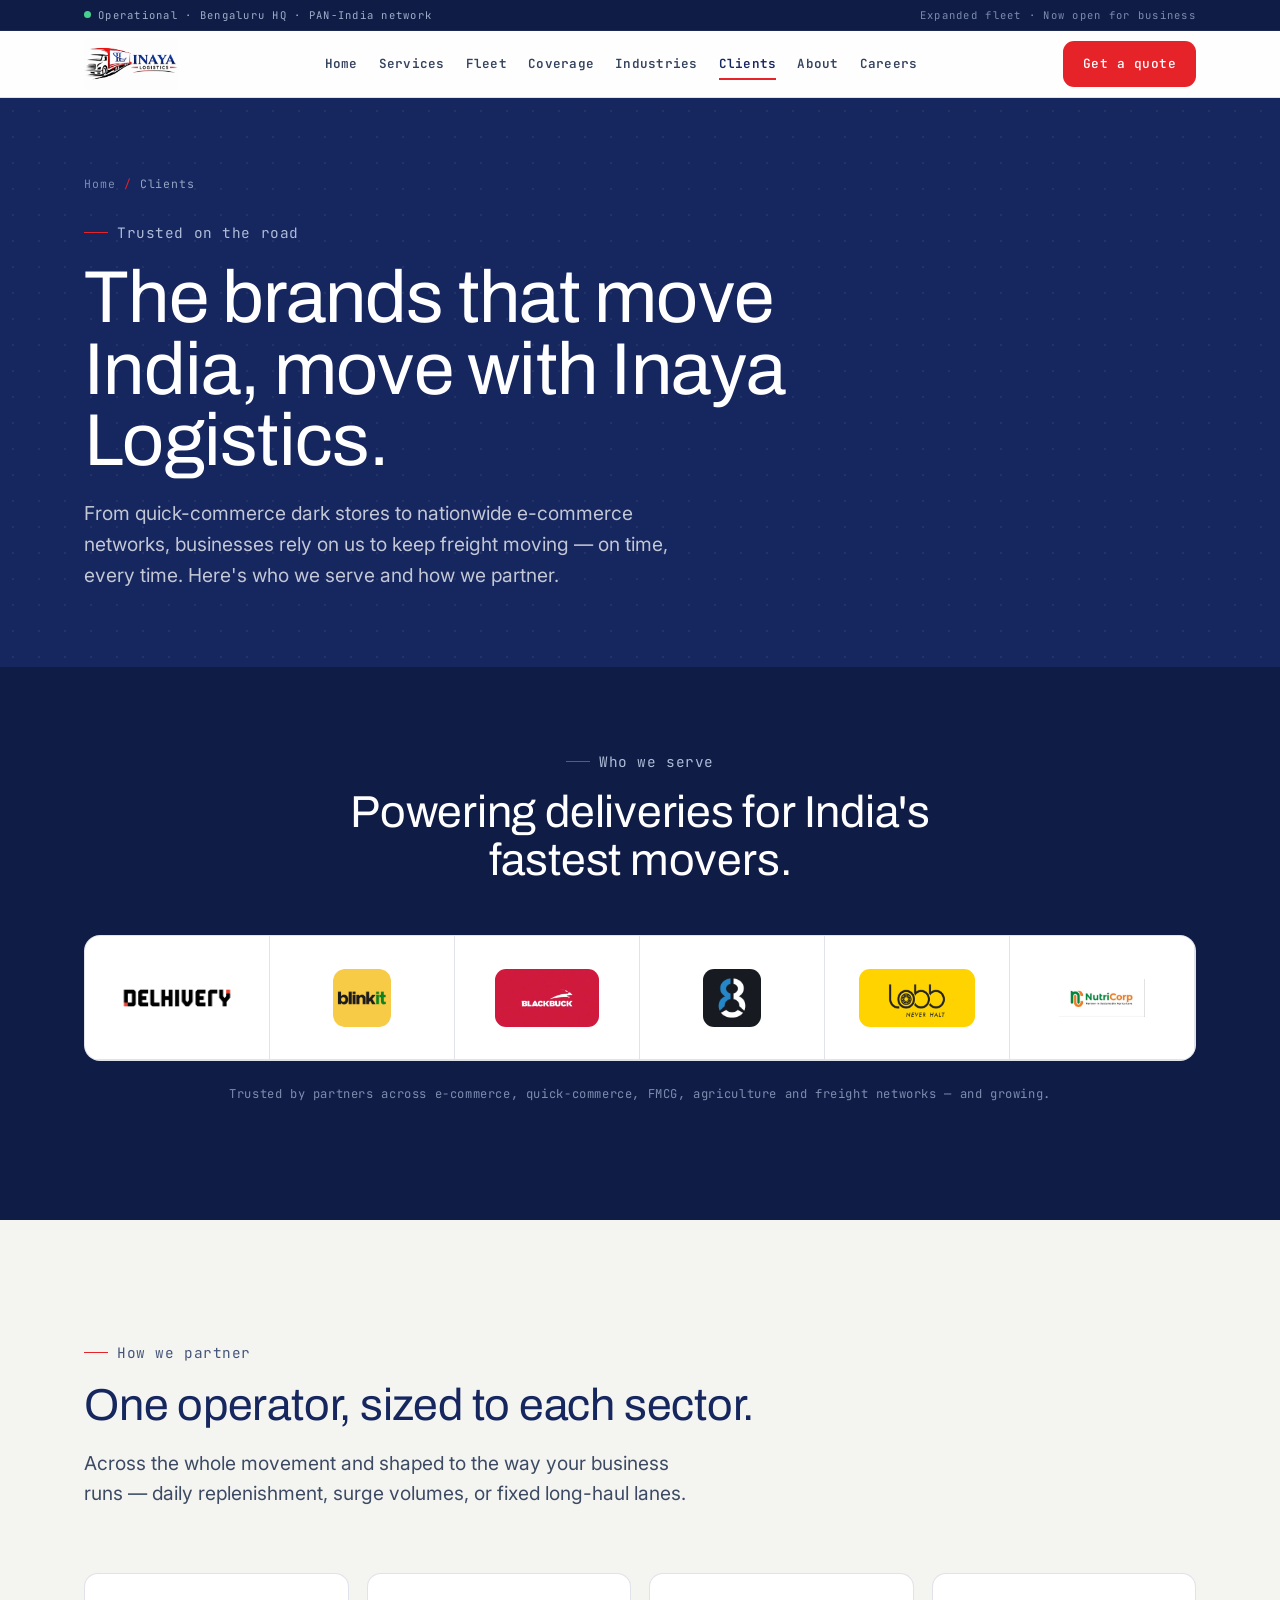
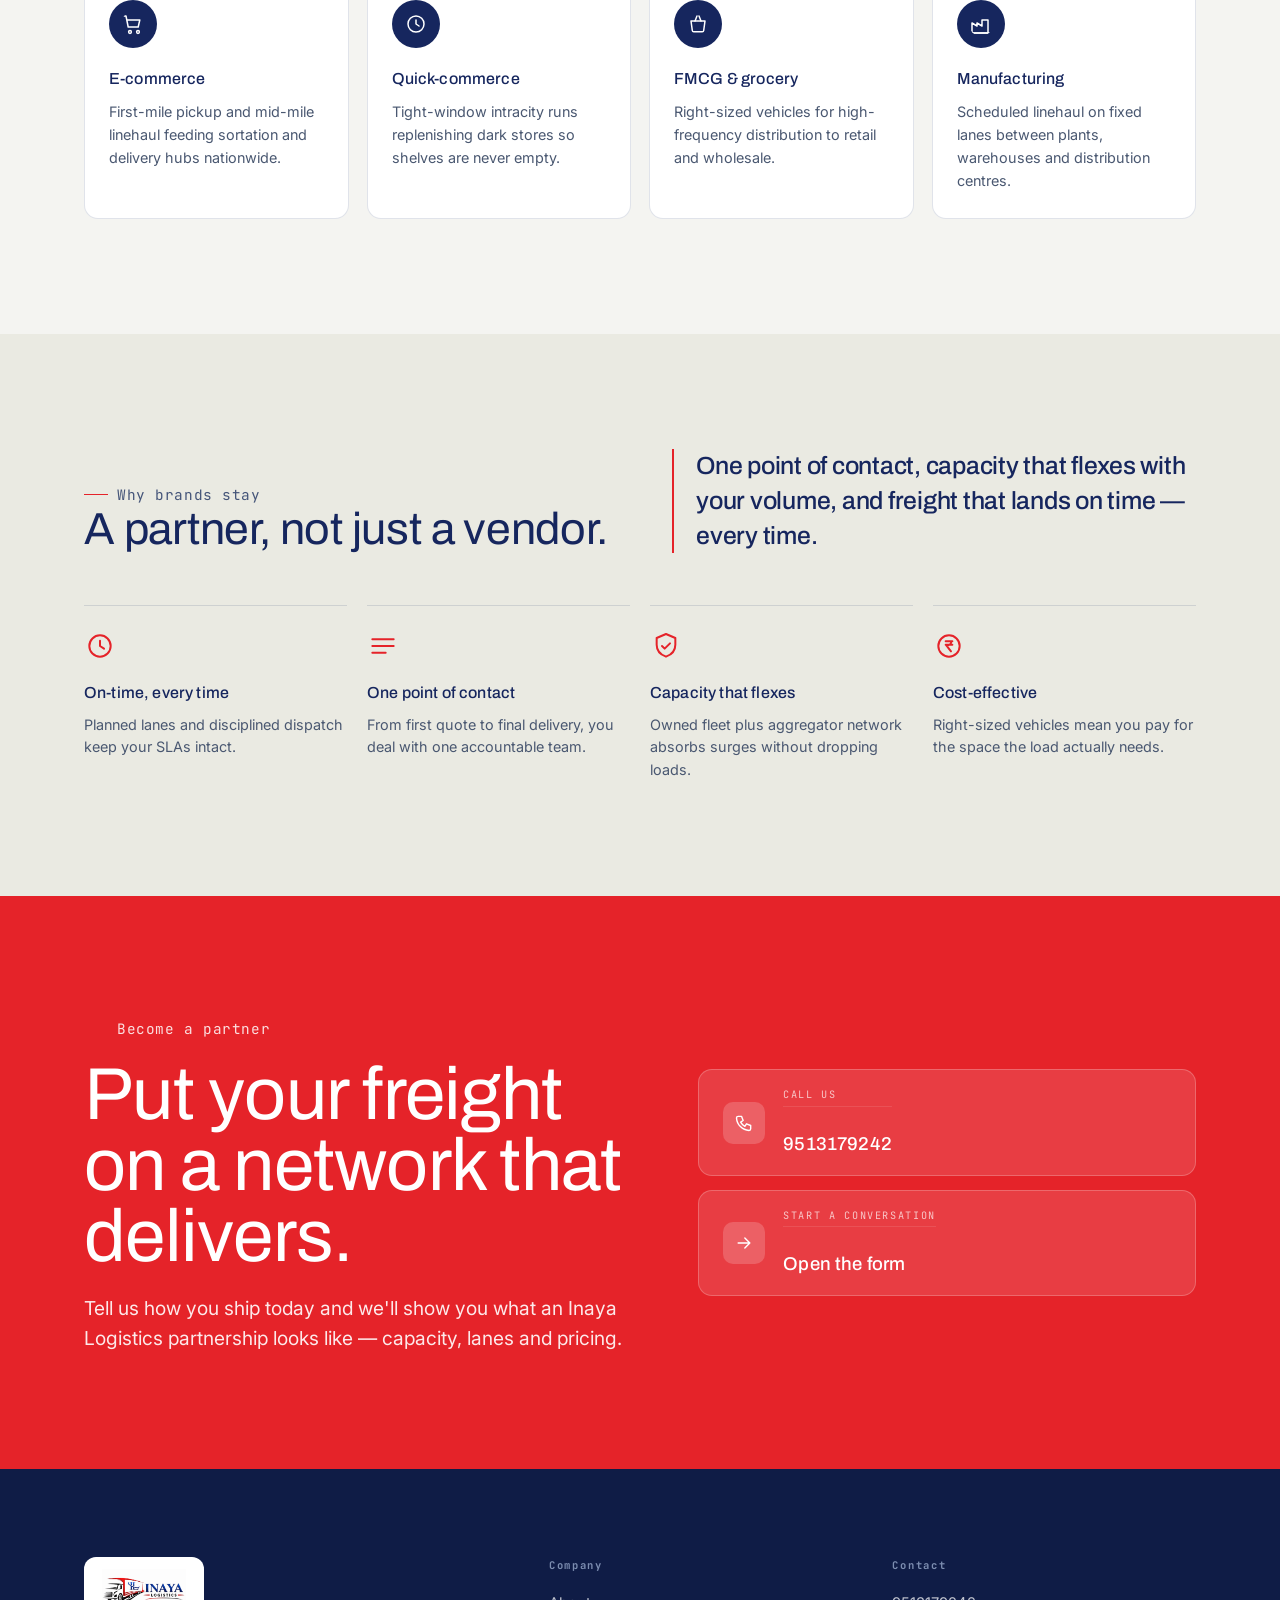
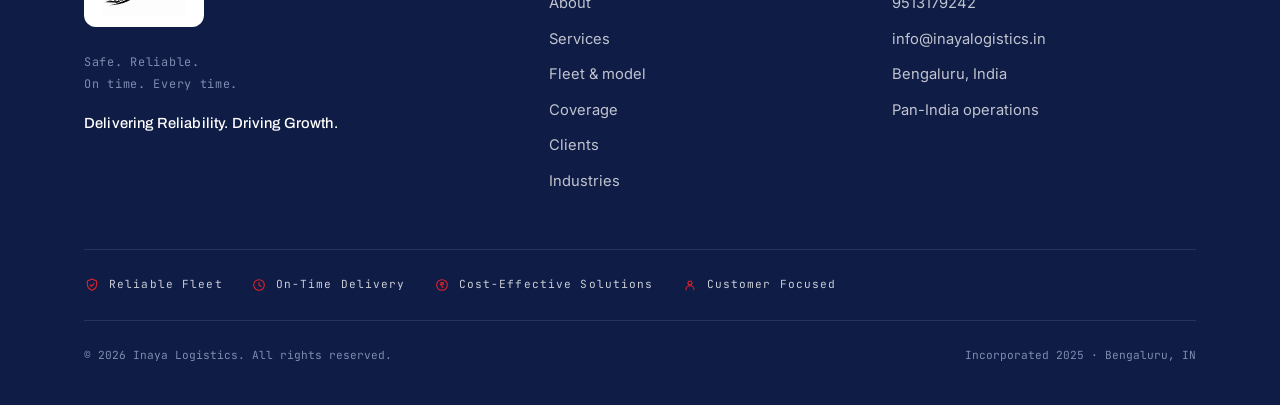
<file: clients.html>
<!doctype html>
<html lang="en">
<head>
<meta charset="utf-8" />
<meta name="viewport" content="width=device-width, initial-scale=1" />
<title>Clients &amp; partners | Inaya Logistics</title>
<meta name="description" content="Inaya Logistics powers deliveries for the brands that move India — across e-commerce, quick-commerce, FMCG and manufacturing. Trusted by Delhivery, Blinkit and more." />
<meta name="theme-color" content="#16265E" />
<meta property="og:type" content="website" />
<meta property="og:site_name" content="Inaya Logistics" />
<meta property="og:title" content="Clients &amp; partners | Inaya Logistics" />
<meta property="og:description" content="Powering deliveries for the brands that move India — e-commerce, quick-commerce, FMCG, manufacturing." />
<meta property="og:image" content="https://inayalogistics.in/assets/img/og-logo.jpg" />
<meta property="og:image:width" content="1200" />
<meta property="og:image:height" content="658" />
<meta property="og:image:alt" content="Inaya Logistics" />
<meta property="og:locale" content="en_IN" />
<link rel="canonical" href="https://inayalogistics.in/clients.html" />
<meta property="og:url" content="https://inayalogistics.in/clients.html" />
<meta name="twitter:card" content="summary_large_image" />
<meta name="twitter:image" content="https://inayalogistics.in/assets/img/og-logo.jpg" />
<link rel="icon" type="image/png" sizes="32x32" href="assets/img/favicon-32.png" />
<link rel="icon" type="image/png" sizes="16x16" href="assets/img/favicon-16.png" />
<link rel="icon" type="image/svg+xml" href="assets/img/favicon.svg" />
<link rel="apple-touch-icon" href="assets/img/apple-touch-icon.png" />
<link rel="manifest" href="site.webmanifest" />
<link rel="preconnect" href="https://fonts.googleapis.com" />
<link rel="preconnect" href="https://fonts.gstatic.com" crossorigin />
<link href="https://fonts.googleapis.com/css2?family=Archivo:wght@400;500;600;700&family=Inter:wght@400;500;600&family=JetBrains+Mono:wght@400;500;600&display=swap" rel="stylesheet" />
<link rel="stylesheet" href="assets/css/site.css?v=18" />
<script type="application/ld+json">
{
  "@context": "https://schema.org",
  "@type": "BreadcrumbList",
  "itemListElement": [
    {
      "@type": "ListItem",
      "position": 1,
      "name": "Home",
      "item": "https://inayalogistics.in/"
    },
    {
      "@type": "ListItem",
      "position": 2,
      "name": "Clients",
      "item": "https://inayalogistics.in/clients.html"
    }
  ]
}
</script>
</head>
<body>
<a class="skip-link" href="#main">Skip to content</a>

<header class="site">
  <div class="ribbon">
    <div class="wrap">
      <span class="live"><span class="dot"></span>Operational · Bengaluru HQ · PAN-India network</span>
      <span class="r-right">Expanded fleet · Now open for business</span>
    </div>
  </div>
  <nav class="nav" id="nav">
    <div class="wrap">
      <a class="brand" href="index.html" aria-label="Inaya Logistics home">
        <img class="inaya-logo" src="assets/img/logo.png" alt="Inaya Logistics" width="600" height="329" />
      </a>
      <div class="nav-links">
        <a href="index.html">Home</a>
        <a href="services.html">Services</a>
        <a href="fleet.html">Fleet</a>
        <a href="coverage.html">Coverage</a>
        <a href="industries.html">Industries</a>
        <a href="clients.html" class="active">Clients</a>
        <a href="about.html">About</a>
        <a href="careers.html">Careers</a>
      </div>
      <div class="nav-cta">
        <a class="btn btn-red" href="contact.html#quote">Get a quote</a>
        <button class="burger" id="burger" aria-label="Open menu" aria-expanded="false" aria-controls="mobileMenu"><span></span></button>
      </div>
    </div>
  </nav>
  <div class="mobile-menu" id="mobileMenu">
    <div class="wrap">
      <a href="index.html">Home</a>
      <a href="services.html">Services</a>
      <a href="fleet.html">Fleet</a>
      <a href="coverage.html">Coverage</a>
      <a href="industries.html">Industries</a>
      <a href="clients.html">Clients</a>
      <a href="about.html">About</a>
      <a href="careers.html">Careers</a>
      <a href="contact.html#quote">Contact</a>
      <a class="btn btn-red" href="contact.html#quote">Get a quote</a>
    </div>
  </div>
</header>

<main id="main" tabindex="-1">

<section class="bg-navy grid-bg page-hero">
  <div class="wrap">
    <div class="crumbs"><a href="index.html">Home</a><span class="sep">/</span><span>Clients</span></div>
    <span class="eyebrow">Trusted on the road</span>
    <h1 class="h-xl" style="color:#fff">The brands that move India, move with Inaya Logistics.</h1>
    <p class="lede">From quick-commerce dark stores to nationwide e-commerce networks, businesses rely on us to keep freight moving — on time, every time. Here's who we serve and how we partner.</p>
  </div>
</section>

<!-- LOGO WALL -->
<section class="bg-deep section" style="padding-top:clamp(54px,6vw,84px)">
  <div class="wrap">
    <div class="clients-head reveal">
      <span class="eyebrow">Who we serve</span>
      <h2 class="h-lg" style="color:#fff">Powering deliveries for India's fastest movers.</h2>
    </div>
    <div class="logo-wall reveal">
      <div class="logo-cell"><img src="assets/img/clients/delhivery.png" alt="Delhivery" width="520" height="150" loading="lazy"></div>
      <div class="logo-cell logo-cell--tile"><img src="assets/img/clients/blinkit.png" alt="Blinkit" width="320" height="320" loading="lazy"></div>
      <div class="logo-cell logo-cell--tile"><img src="assets/img/clients/blackbuck.jpg" alt="BlackBuck" width="360" height="201" loading="lazy"></div>
      <div class="logo-cell logo-cell--tile"><img src="assets/img/clients/fr8.png" alt="FR8" width="320" height="320" loading="lazy"></div>
      <div class="logo-cell logo-cell--tile"><img src="assets/img/clients/lobb.png" alt="LOBB" width="360" height="179" loading="lazy"></div>
      <div class="logo-cell"><img src="assets/img/clients/nutricorp.jpg" alt="NutriCorp" width="520" height="229" loading="lazy"></div>
    </div>
    <p class="clients-note">Trusted by partners across e-commerce, quick-commerce, FMCG, agriculture and freight networks — and growing.</p>
  </div>
</section>

<!-- HOW WE PARTNER -->
<section class="bg-paper section">
  <div class="wrap">
    <div class="sec-head reveal">
      <span class="eyebrow">How we partner</span>
      <h2 class="h-lg">One operator, sized to each sector.</h2>
      <p class="lede">Across the whole movement and shaped to the way your business runs — daily replenishment, surge volumes, or fixed long-haul lanes.</p>
    </div>
    <div class="mode-grid">
      <div class="mode reveal">
        <svg class="micon" viewBox="0 0 24 24" fill="none" stroke="currentColor" stroke-width="1.5" stroke-linecap="round" stroke-linejoin="round"><circle cx="9" cy="20" r="1.4"/><circle cx="17" cy="20" r="1.4"/><path d="M3 4h2l2.2 11h10l1.6-7H6.2"/></svg>
        <h3>E-commerce</h3>
        <p>First-mile pickup and mid-mile linehaul feeding sortation and delivery hubs nationwide.</p>
      </div>
      <div class="mode reveal" style="transition-delay:.06s">
        <svg class="micon" viewBox="0 0 24 24" fill="none" stroke="currentColor" stroke-width="1.5" stroke-linecap="round" stroke-linejoin="round"><circle cx="12" cy="12" r="8"/><path d="M12 8v4l3 2"/></svg>
        <h3>Quick-commerce</h3>
        <p>Tight-window intracity runs replenishing dark stores so shelves are never empty.</p>
      </div>
      <div class="mode reveal" style="transition-delay:.12s">
        <svg class="micon" viewBox="0 0 24 24" fill="none" stroke="currentColor" stroke-width="1.5" stroke-linecap="round" stroke-linejoin="round"><path d="M5 9h14l-1.3 9.5a1.5 1.5 0 0 1-1.5 1.3H7.8a1.5 1.5 0 0 1-1.5-1.3z"/><path d="M9 9 11 4M15 9 13 4"/></svg>
        <h3>FMCG &amp; grocery</h3>
        <p>Right-sized vehicles for high-frequency distribution to retail and wholesale.</p>
      </div>
      <div class="mode reveal" style="transition-delay:.18s">
        <svg class="micon" viewBox="0 0 24 24" fill="none" stroke="currentColor" stroke-width="1.5" stroke-linecap="round" stroke-linejoin="round"><path d="M3 21V11l5 3V11l5 3V8l6 0v13z"/><path d="M3 21h18"/></svg>
        <h3>Manufacturing</h3>
        <p>Scheduled linehaul on fixed lanes between plants, warehouses and distribution centres.</p>
      </div>
    </div>
  </div>
</section>

<!-- WHAT PARTNERS GET -->
<section class="bg-paper-2 section">
  <div class="wrap">
    <div class="val-head" style="margin-bottom:clamp(36px,4vw,52px)">
      <div class="reveal">
        <span class="eyebrow">Why brands stay</span>
        <h2 class="h-lg">A partner, not just a vendor.</h2>
      </div>
      <p class="pullquote reveal" style="color:var(--ink)">One point of contact, capacity that flexes with your volume, and freight that lands on time — every time.</p>
    </div>
    <div class="pillars">
      <div class="pillar reveal">
        <svg class="pi" viewBox="0 0 24 24" fill="none" stroke="currentColor" stroke-width="1.5" stroke-linecap="round" stroke-linejoin="round"><circle cx="12" cy="12" r="8"/><path d="M12 8v4l3 2"/></svg>
        <h3>On-time, every time</h3>
        <p>Planned lanes and disciplined dispatch keep your SLAs intact.</p>
      </div>
      <div class="pillar reveal" style="transition-delay:.06s">
        <svg class="pi" viewBox="0 0 24 24" fill="none" stroke="currentColor" stroke-width="1.5" stroke-linecap="round" stroke-linejoin="round"><path d="M4 7h16M4 12h16M4 17h10"/></svg>
        <h3>One point of contact</h3>
        <p>From first quote to final delivery, you deal with one accountable team.</p>
      </div>
      <div class="pillar reveal" style="transition-delay:.12s">
        <svg class="pi" viewBox="0 0 24 24" fill="none" stroke="currentColor" stroke-width="1.5" stroke-linecap="round" stroke-linejoin="round"><path d="M12 3l7 3v5c0 4.5-3 7.5-7 9-4-1.5-7-4.5-7-9V6z"/><path d="M9 12l2 2 4-4"/></svg>
        <h3>Capacity that flexes</h3>
        <p>Owned fleet plus aggregator network absorbs surges without dropping loads.</p>
      </div>
      <div class="pillar reveal" style="transition-delay:.18s">
        <svg class="pi" viewBox="0 0 24 24" fill="none" stroke="currentColor" stroke-width="1.5" stroke-linecap="round" stroke-linejoin="round"><circle cx="12" cy="12" r="8"/><path d="M9.5 8.5h5M9.5 11h5M13.5 8.5c.6 2-1 3-3.5 3l3.5 4.5"/></svg>
        <h3>Cost-effective</h3>
        <p>Right-sized vehicles mean you pay for the space the load actually needs.</p>
      </div>
    </div>
  </div>
</section>

<!-- CTA -->
<section class="bg-red section">
  <div class="wrap">
    <div class="cta-grid">
      <div class="cta-copy reveal">
        <span class="eyebrow" style="color:rgba(255,255,255,.85)">Become a partner</span>
        <h2 class="h-xl" style="margin-top:18px">Put your freight on a network that delivers.</h2>
        <p>Tell us how you ship today and we'll show you what an Inaya Logistics partnership looks like — capacity, lanes and pricing.</p>
      </div>
      <div class="reveal" style="display:flex;flex-direction:column;gap:14px;align-self:center">
        <a class="cc" href="tel:+919513179242">
          <span class="cci"><svg viewBox="0 0 24 24" fill="none" stroke="currentColor" stroke-width="1.7" stroke-linecap="round" stroke-linejoin="round"><path d="M5 4h4l2 5-3 2a12 12 0 0 0 5 5l2-3 5 2v4a2 2 0 0 1-2 2A16 16 0 0 1 3 6a2 2 0 0 1 2-2z"/></svg></span>
          <span><span class="lab">Call us</span><span class="val">9513179242</span></span>
        </a>
        <a class="cc" href="contact.html#quote">
          <span class="cci"><svg viewBox="0 0 24 24" fill="none" stroke="currentColor" stroke-width="1.7" stroke-linecap="round" stroke-linejoin="round"><path d="M5 12h14M13 6l6 6-6 6"/></svg></span>
          <span><span class="lab">Start a conversation</span><span class="val">Open the form</span></span>
        </a>
      </div>
    </div>
  </div>
</section>

</main>

<footer class="site bg-deep">
  <div class="wrap">
    <div class="foot-top">
      <div class="foot-brand">
        <span class="foot-logo-wrap">
          <img class="inaya-logo" src="assets/img/logo.png" alt="Inaya Logistics" width="600" height="329" />
        </span>
        <p class="foot-tag">Safe. Reliable.<br>On time. Every time.</p>
        <p class="foot-signoff">Delivering Reliability. Driving Growth.</p>
      </div>
      <div class="foot-col">
        <h3>Company</h3>
        <a href="about.html">About</a>
        <a href="services.html">Services</a>
        <a href="fleet.html">Fleet &amp; model</a>
        <a href="coverage.html">Coverage</a>
        <a href="clients.html">Clients</a>
        <a href="industries.html">Industries</a>
      </div>
      <div class="foot-col">
        <h3>Contact</h3>
        <a href="tel:+919513179242">9513179242</a>
        <a href="mailto:info@inayalogistics.in">info@inayalogistics.in</a>
        <p>Bengaluru, India</p>
        <p>Pan-India operations</p>
      </div>
    </div>
    <div class="badges">
      <span class="badge"><svg viewBox="0 0 24 24" fill="none" stroke="currentColor" stroke-width="1.6" stroke-linecap="round" stroke-linejoin="round"><path d="M12 3l7 3v5c0 4.5-3 7.5-7 9-4-1.5-7-4.5-7-9V6z"/><path d="M9 12l2 2 4-4"/></svg>Reliable Fleet</span>
      <span class="badge"><svg viewBox="0 0 24 24" fill="none" stroke="currentColor" stroke-width="1.6" stroke-linecap="round" stroke-linejoin="round"><circle cx="12" cy="12" r="8"/><path d="M12 8v4l3 2"/></svg>On-Time Delivery</span>
      <span class="badge"><svg viewBox="0 0 24 24" fill="none" stroke="currentColor" stroke-width="1.6" stroke-linecap="round" stroke-linejoin="round"><circle cx="12" cy="12" r="8"/><path d="M9.5 8.5h5M9.5 11h5M13.5 8.5c.6 2-1 3-3.5 3l3.5 4.5"/></svg>Cost-Effective Solutions</span>
      <span class="badge"><svg viewBox="0 0 24 24" fill="none" stroke="currentColor" stroke-width="1.6" stroke-linecap="round" stroke-linejoin="round"><circle cx="12" cy="9" r="3"/><path d="M6 19a6 6 0 0 1 12 0"/></svg>Customer Focused</span>
    </div>
    <div class="foot-bot">
      <span>© 2026 Inaya Logistics. All rights reserved.</span>
      <span>Incorporated 2025 · Bengaluru, IN</span>
    </div>
  </div>
</footer>

<!-- ================= STICKY QUOTE BAR ================= -->
<div class="quotebar" id="quotebar" role="complementary" aria-label="Quick quote">
  <span class="qb-txt">Need transportation across India?</span>
  <a class="btn btn-red" href="contact.html#quote">Get a quote
    <svg viewBox="0 0 24 24" fill="none" stroke="currentColor" stroke-width="2" stroke-linecap="round" stroke-linejoin="round"><path d="M5 12h14M13 6l6 6-6 6"/></svg>
  </a>
</div>

<script src="assets/js/vendor/gsap.min.js" defer></script>
<script src="assets/js/vendor/ScrollTrigger.min.js" defer></script>
<script src="assets/js/vendor/lenis.min.js" defer></script>
<script src="assets/js/motion.js?v=6" defer></script>
<script src="assets/js/site.js?v=17" defer></script>
</body>
</html>
</file>
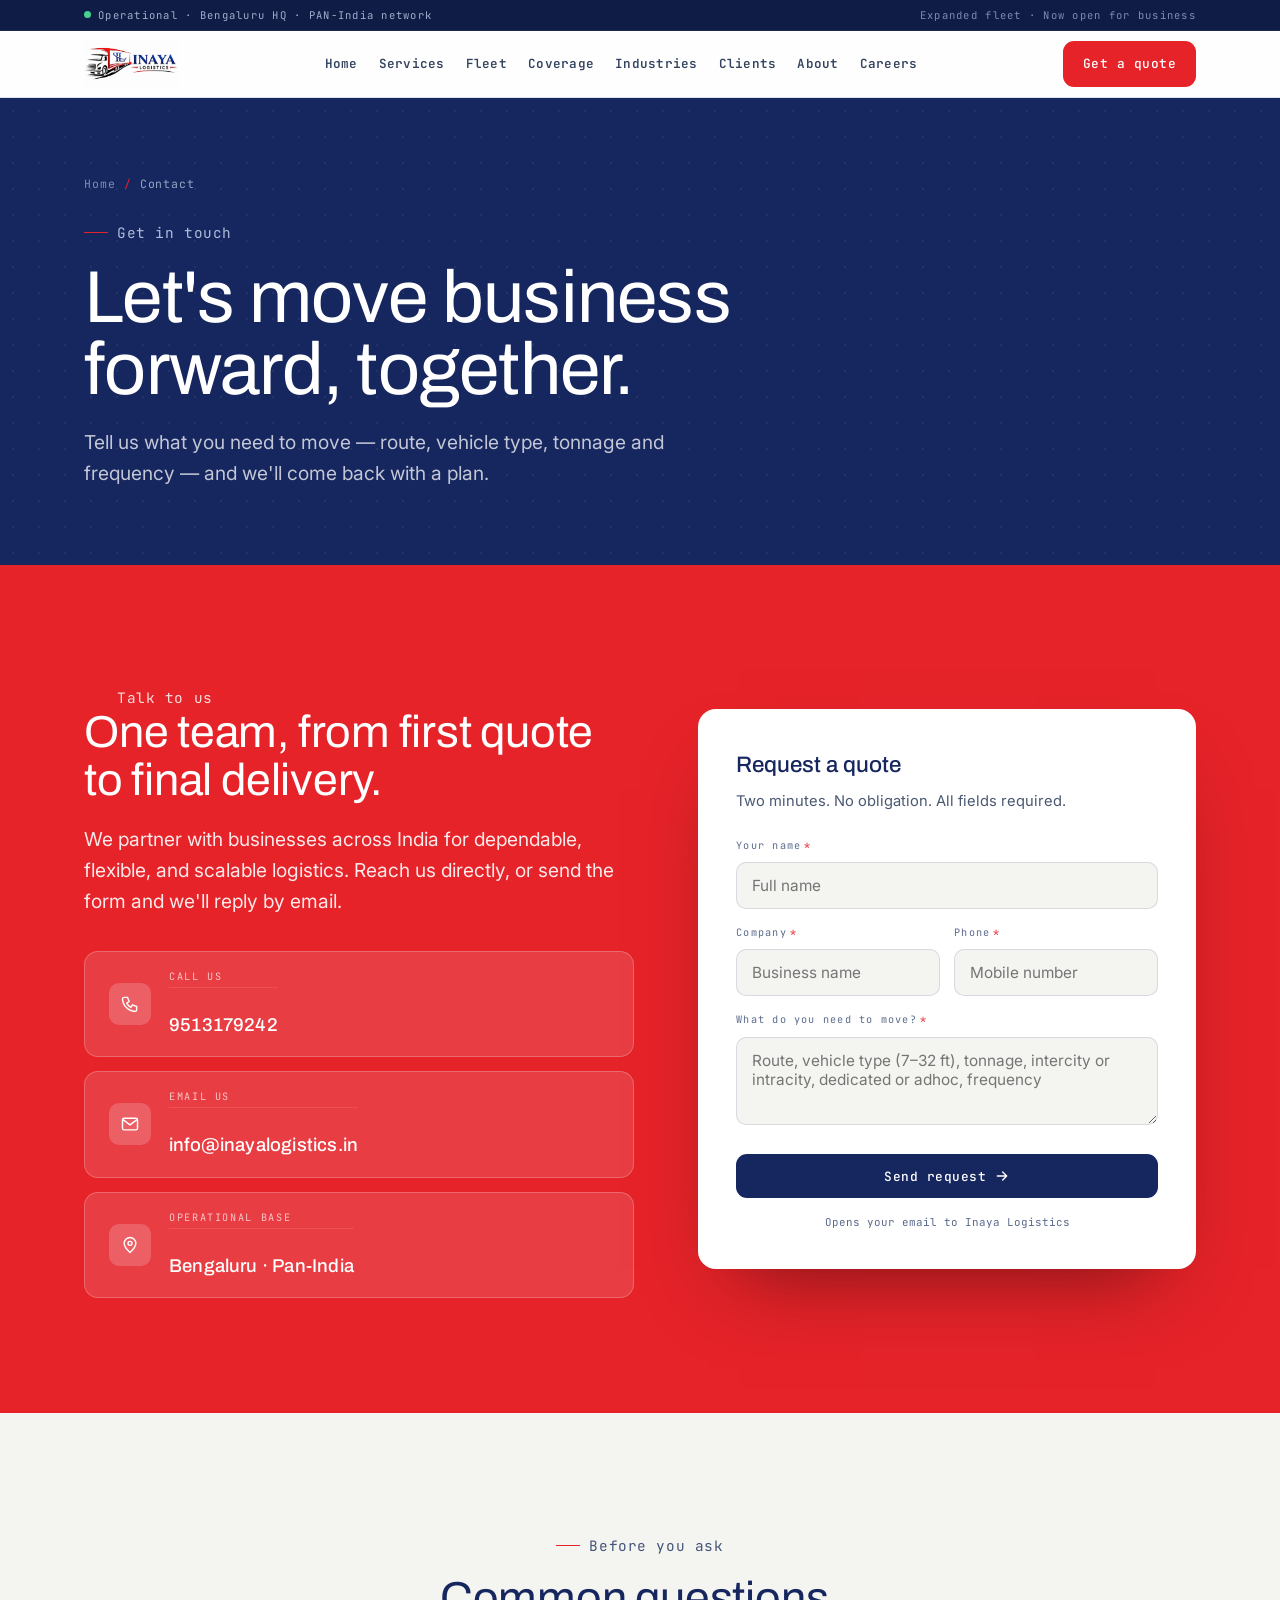
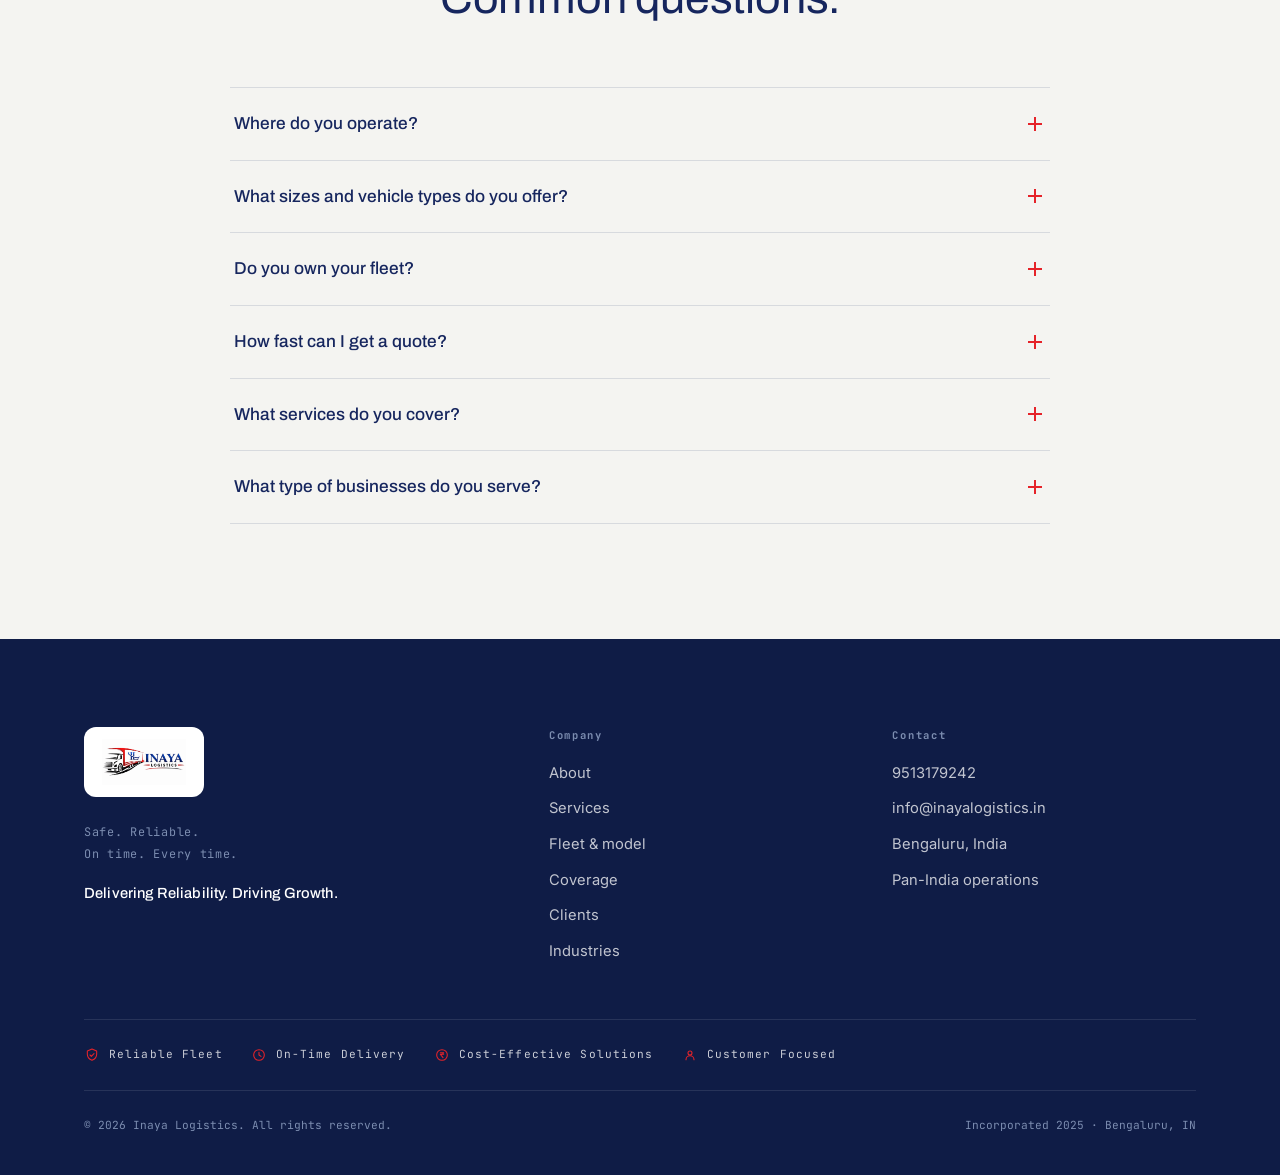
<file: contact.html>
<!doctype html>
<html lang="en">
<head>
<meta charset="utf-8" />
<meta name="viewport" content="width=device-width, initial-scale=1" />
<title>Contact &amp; get a quote | Inaya Logistics</title>
<meta name="description" content="Tell us what you need to move — route, vehicle type, tonnage and frequency — and we'll come back with a plan. Call 9513179242 or request a quote." />
<meta name="theme-color" content="#16265E" />
<meta property="og:type" content="website" />
<meta property="og:site_name" content="Inaya Logistics" />
<meta property="og:title" content="Contact &amp; get a quote | Inaya Logistics" />
<meta property="og:description" content="Request a logistics quote across India. Bengaluru HQ, Pan-India operations." />
<meta property="og:image" content="https://inayalogistics.in/assets/img/og-logo.jpg" />
<meta property="og:image:width" content="1200" />
<meta property="og:image:height" content="658" />
<meta property="og:image:alt" content="Inaya Logistics" />
<meta property="og:locale" content="en_IN" />
<link rel="canonical" href="https://inayalogistics.in/contact.html" />
<meta property="og:url" content="https://inayalogistics.in/contact.html" />
<meta name="twitter:card" content="summary_large_image" />
<meta name="twitter:image" content="https://inayalogistics.in/assets/img/og-logo.jpg" />
<link rel="icon" type="image/png" sizes="32x32" href="assets/img/favicon-32.png" />
<link rel="icon" type="image/png" sizes="16x16" href="assets/img/favicon-16.png" />
<link rel="icon" type="image/svg+xml" href="assets/img/favicon.svg" />
<link rel="apple-touch-icon" href="assets/img/apple-touch-icon.png" />
<link rel="manifest" href="site.webmanifest" />
<link rel="preconnect" href="https://fonts.googleapis.com" />
<link rel="preconnect" href="https://fonts.gstatic.com" crossorigin />
<link href="https://fonts.googleapis.com/css2?family=Archivo:wght@400;500;600;700&family=Inter:wght@400;500;600&family=JetBrains+Mono:wght@400;500;600&display=swap" rel="stylesheet" />
<link rel="stylesheet" href="assets/css/site.css?v=18" />
<script type="application/ld+json">
{
  "@context": "https://schema.org",
  "@type": "BreadcrumbList",
  "itemListElement": [
    {
      "@type": "ListItem",
      "position": 1,
      "name": "Home",
      "item": "https://inayalogistics.in/"
    },
    {
      "@type": "ListItem",
      "position": 2,
      "name": "Contact",
      "item": "https://inayalogistics.in/contact.html"
    }
  ]
}
</script>
<script type="application/ld+json">
{
  "@context": "https://schema.org",
  "@type": "FAQPage",
  "mainEntity": [
    {
      "@type": "Question",
      "name": "Where do you operate?",
      "acceptedAnswer": {
        "@type": "Answer",
        "text": "Pan-India Network. Headquartered in Bengaluru, we provide reliable freight transportation across India, connecting every state and major city through seamless intracity and intercity logistics."
      }
    },
    {
      "@type": "Question",
      "name": "What sizes and vehicle types do you offer?",
      "acceptedAnswer": {
        "@type": "Answer",
        "text": "Flexible Fleet. Perfect Fit. Our diverse fleet includes 8 vehicle sizes from 7 ft to 32 ft, available in Container, Tarpaulin, Tarpaulin + Gate, and Open Body configurations. We right-size every vehicle to your load, optimizing cost, safety, and delivery efficiency."
      }
    },
    {
      "@type": "Question",
      "name": "Do you own your fleet?",
      "acceptedAnswer": {
        "@type": "Answer",
        "text": "Yes. We operate a fleet of our own vehicles while also leveraging a trusted aggregator network. This hybrid model ensures dependable capacity, flexible scaling, and reliable service even during peak demand."
      }
    },
    {
      "@type": "Question",
      "name": "How fast can I get a quote?",
      "acceptedAnswer": {
        "@type": "Answer",
        "text": "Simply send us your requirement details, and we'll get back to you with a customized quote."
      }
    },
    {
      "@type": "Question",
      "name": "What services do you cover?",
      "acceptedAnswer": {
        "@type": "Answer",
        "text": "End-to-End Logistics. Nationwide Reach. From B2B, B2C, and D2C deliveries to First Mile, Mid Mile, Last Mile, Short Mile, and Linehaul transportation, we provide On-Demand and Dedicated logistics solutions for both intracity and intercity movements across India — all managed by one trusted logistics partner."
      }
    },
    {
      "@type": "Question",
      "name": "What type of businesses do you serve?",
      "acceptedAnswer": {
        "@type": "Answer",
        "text": "We provide Dedicated and On-Demand logistics solutions for B2B, B2C, and D2C businesses across India."
      }
    }
  ]
}
</script>
</head>
<body>
<a class="skip-link" href="#main">Skip to content</a>

<header class="site">
  <div class="ribbon">
    <div class="wrap">
      <span class="live"><span class="dot"></span>Operational · Bengaluru HQ · PAN-India network</span>
      <span class="r-right">Expanded fleet · Now open for business</span>
    </div>
  </div>
  <nav class="nav" id="nav">
    <div class="wrap">
      <a class="brand" href="index.html" aria-label="Inaya Logistics home">
        <img class="inaya-logo" src="assets/img/logo.png" alt="Inaya Logistics" width="600" height="329" />
      </a>
      <div class="nav-links">
        <a href="index.html">Home</a>
        <a href="services.html">Services</a>
        <a href="fleet.html">Fleet</a>
        <a href="coverage.html">Coverage</a>
        <a href="industries.html">Industries</a>
        <a href="clients.html">Clients</a>
        <a href="about.html">About</a>
        <a href="careers.html">Careers</a>
      </div>
      <div class="nav-cta">
        <a class="btn btn-red" href="#quote">Get a quote</a>
        <button class="burger" id="burger" aria-label="Open menu" aria-expanded="false" aria-controls="mobileMenu"><span></span></button>
      </div>
    </div>
  </nav>
  <div class="mobile-menu" id="mobileMenu">
    <div class="wrap">
      <a href="index.html">Home</a>
      <a href="services.html">Services</a>
      <a href="fleet.html">Fleet</a>
      <a href="coverage.html">Coverage</a>
      <a href="industries.html">Industries</a>
      <a href="clients.html">Clients</a>
      <a href="about.html">About</a>
      <a href="careers.html">Careers</a>
      <a href="#quote">Get a quote</a>
    </div>
  </div>
</header>

<main id="main" tabindex="-1">

<section class="bg-navy grid-bg page-hero">
  <div class="wrap">
    <div class="crumbs"><a href="index.html">Home</a><span class="sep">/</span><span>Contact</span></div>
    <span class="eyebrow">Get in touch</span>
    <h1 class="h-xl" style="color:#fff">Let's move business forward, together.</h1>
    <p class="lede">Tell us what you need to move — route, vehicle type, tonnage and frequency — and we'll come back with a plan.</p>
  </div>
</section>

<!-- CONTACT + FORM -->
<section class="bg-red section" id="quote">
  <div class="wrap">
    <div class="cta-grid">
      <div class="cta-copy reveal">
        <span class="eyebrow" style="color:rgba(255,255,255,.85)">Talk to us</span>
        <h2 class="h-lg" style="color:#fff;margin-bottom:20px">One team, from first quote to final delivery.</h2>
        <p>We partner with businesses across India for dependable, flexible, and scalable logistics. Reach us directly, or send the form and we'll reply by email.</p>
        <div class="contact-cards">
          <a class="cc" href="tel:+919513179242">
            <span class="cci"><svg viewBox="0 0 24 24" fill="none" stroke="currentColor" stroke-width="1.7" stroke-linecap="round" stroke-linejoin="round"><path d="M5 4h4l2 5-3 2a12 12 0 0 0 5 5l2-3 5 2v4a2 2 0 0 1-2 2A16 16 0 0 1 3 6a2 2 0 0 1 2-2z"/></svg></span>
            <span><span class="lab">Call us</span><span class="val">9513179242</span></span>
          </a>
          <a class="cc" href="mailto:info@inayalogistics.in">
            <span class="cci"><svg viewBox="0 0 24 24" fill="none" stroke="currentColor" stroke-width="1.7" stroke-linecap="round" stroke-linejoin="round"><rect x="3" y="5" width="18" height="14" rx="2"/><path d="M4 7l8 6 8-6"/></svg></span>
            <span><span class="lab">Email us</span><span class="val">info@inayalogistics.in</span></span>
          </a>
          <div class="cc" style="cursor:default">
            <span class="cci"><svg viewBox="0 0 24 24" fill="none" stroke="currentColor" stroke-width="1.7" stroke-linecap="round" stroke-linejoin="round"><path d="M12 21s7-6.2 7-11a7 7 0 1 0-14 0c0 4.8 7 11 7 11z"/><circle cx="12" cy="10" r="2.4"/></svg></span>
            <span><span class="lab">Operational base</span><span class="val">Bengaluru · Pan-India</span></span>
          </div>
        </div>
      </div>

      <div class="quote reveal">
        <h3>Request a quote</h3>
        <p class="qsub">Two minutes. No obligation. All fields required.</p>
        <div class="field"><label for="q-name">Your name<span class="req" aria-hidden="true">*</span></label><input id="q-name" type="text" placeholder="Full name" autocomplete="name" required aria-required="true" /><span class="err">Please enter your name.</span></div>
        <div class="field-row">
          <div class="field"><label for="q-company">Company<span class="req" aria-hidden="true">*</span></label><input id="q-company" type="text" placeholder="Business name" autocomplete="organization" required aria-required="true" /><span class="err">Please enter your company.</span></div>
          <div class="field"><label for="q-phone">Phone<span class="req" aria-hidden="true">*</span></label><input id="q-phone" type="tel" placeholder="Mobile number" autocomplete="tel" required aria-required="true" /><span class="err">Please enter a valid phone number.</span></div>
        </div>
        <div class="field"><label for="q-detail">What do you need to move?<span class="req" aria-hidden="true">*</span></label><textarea id="q-detail" placeholder="Route, vehicle type (7–32 ft), tonnage, intercity or intracity, dedicated or adhoc, frequency" required aria-required="true"></textarea><span class="err">Please tell us what you need to move.</span></div>
        <button class="btn btn-dark" type="button" id="quoteSend">Send request
          <svg viewBox="0 0 24 24" fill="none" stroke="currentColor" stroke-width="2" stroke-linecap="round" stroke-linejoin="round"><path d="M5 12h14M13 6l6 6-6 6"/></svg>
        </button>
        <div class="quote-msg" id="quoteMsg" role="alert" aria-live="assertive"></div>
        <p class="qfoot">Opens your email to Inaya Logistics</p>
      </div>
    </div>
  </div>
</section>

<!-- FAQ -->
<section class="bg-paper section">
  <div class="wrap">
    <div class="sec-head sec-head--center reveal">
      <span class="eyebrow">Before you ask</span>
      <h2 class="h-lg">Common questions.</h2>
    </div>
    <div class="faq reveal">
      <details>
        <summary>Where do you operate?<span class="pm"></span></summary>
        <p><strong>Pan-India Network.</strong> Headquartered in Bengaluru, we provide reliable freight transportation across India, connecting every state and major city through seamless intracity and intercity logistics.</p>
      </details>
      <details>
        <summary>What sizes and vehicle types do you offer?<span class="pm"></span></summary>
        <p><strong>Flexible Fleet. Perfect Fit.</strong> Our diverse fleet includes 8 vehicle sizes from 7 ft to 32 ft, available in Container, Tarpaulin, Tarpaulin + Gate, and Open Body configurations. We right-size every vehicle to your load, optimizing cost, safety, and delivery efficiency.</p>
      </details>
      <details>
        <summary>Do you own your fleet?<span class="pm"></span></summary>
        <p>Yes. We operate a fleet of our own vehicles while also leveraging a trusted aggregator network. This hybrid model ensures dependable capacity, flexible scaling, and reliable service even during peak demand.</p>
      </details>
      <details>
        <summary>How fast can I get a quote?<span class="pm"></span></summary>
        <p>Simply send us your requirement details, and we'll get back to you with a customized quote.</p>
      </details>
      <details>
        <summary>What services do you cover?<span class="pm"></span></summary>
        <p><strong>End-to-End Logistics. Nationwide Reach.</strong> From B2B, B2C, and D2C deliveries to First Mile, Mid Mile, Last Mile, Short Mile, and Linehaul transportation, we provide On-Demand and Dedicated logistics solutions for both intracity and intercity movements across India — all managed by one trusted logistics partner.</p>
      </details>
      <details>
        <summary>What type of businesses do you serve?<span class="pm"></span></summary>
        <p>We provide Dedicated and On-Demand logistics solutions for B2B, B2C, and D2C businesses across India.</p>
      </details>
    </div>
  </div>
</section>

</main>

<footer class="site bg-deep">
  <div class="wrap">
    <div class="foot-top">
      <div class="foot-brand">
        <span class="foot-logo-wrap">
          <img class="inaya-logo" src="assets/img/logo.png" alt="Inaya Logistics" width="600" height="329" />
        </span>
        <p class="foot-tag">Safe. Reliable.<br>On time. Every time.</p>
        <p class="foot-signoff">Delivering Reliability. Driving Growth.</p>
      </div>
      <div class="foot-col">
        <h3>Company</h3>
        <a href="about.html">About</a>
        <a href="services.html">Services</a>
        <a href="fleet.html">Fleet &amp; model</a>
        <a href="coverage.html">Coverage</a>
        <a href="clients.html">Clients</a>
        <a href="industries.html">Industries</a>
      </div>
      <div class="foot-col">
        <h3>Contact</h3>
        <a href="tel:+919513179242">9513179242</a>
        <a href="mailto:info@inayalogistics.in">info@inayalogistics.in</a>
        <p>Bengaluru, India</p>
        <p>Pan-India operations</p>
      </div>
    </div>
    <div class="badges">
      <span class="badge"><svg viewBox="0 0 24 24" fill="none" stroke="currentColor" stroke-width="1.6" stroke-linecap="round" stroke-linejoin="round"><path d="M12 3l7 3v5c0 4.5-3 7.5-7 9-4-1.5-7-4.5-7-9V6z"/><path d="M9 12l2 2 4-4"/></svg>Reliable Fleet</span>
      <span class="badge"><svg viewBox="0 0 24 24" fill="none" stroke="currentColor" stroke-width="1.6" stroke-linecap="round" stroke-linejoin="round"><circle cx="12" cy="12" r="8"/><path d="M12 8v4l3 2"/></svg>On-Time Delivery</span>
      <span class="badge"><svg viewBox="0 0 24 24" fill="none" stroke="currentColor" stroke-width="1.6" stroke-linecap="round" stroke-linejoin="round"><circle cx="12" cy="12" r="8"/><path d="M9.5 8.5h5M9.5 11h5M13.5 8.5c.6 2-1 3-3.5 3l3.5 4.5"/></svg>Cost-Effective Solutions</span>
      <span class="badge"><svg viewBox="0 0 24 24" fill="none" stroke="currentColor" stroke-width="1.6" stroke-linecap="round" stroke-linejoin="round"><circle cx="12" cy="9" r="3"/><path d="M6 19a6 6 0 0 1 12 0"/></svg>Customer Focused</span>
    </div>
    <div class="foot-bot">
      <span>© 2026 Inaya Logistics. All rights reserved.</span>
      <span>Incorporated 2025 · Bengaluru, IN</span>
    </div>
  </div>
</footer>


<script src="assets/js/vendor/gsap.min.js" defer></script>
<script src="assets/js/vendor/ScrollTrigger.min.js" defer></script>
<script src="assets/js/vendor/lenis.min.js" defer></script>
<script src="assets/js/motion.js?v=6" defer></script>
<script src="assets/js/site.js?v=17" defer></script>
</body>
</html>
</file>
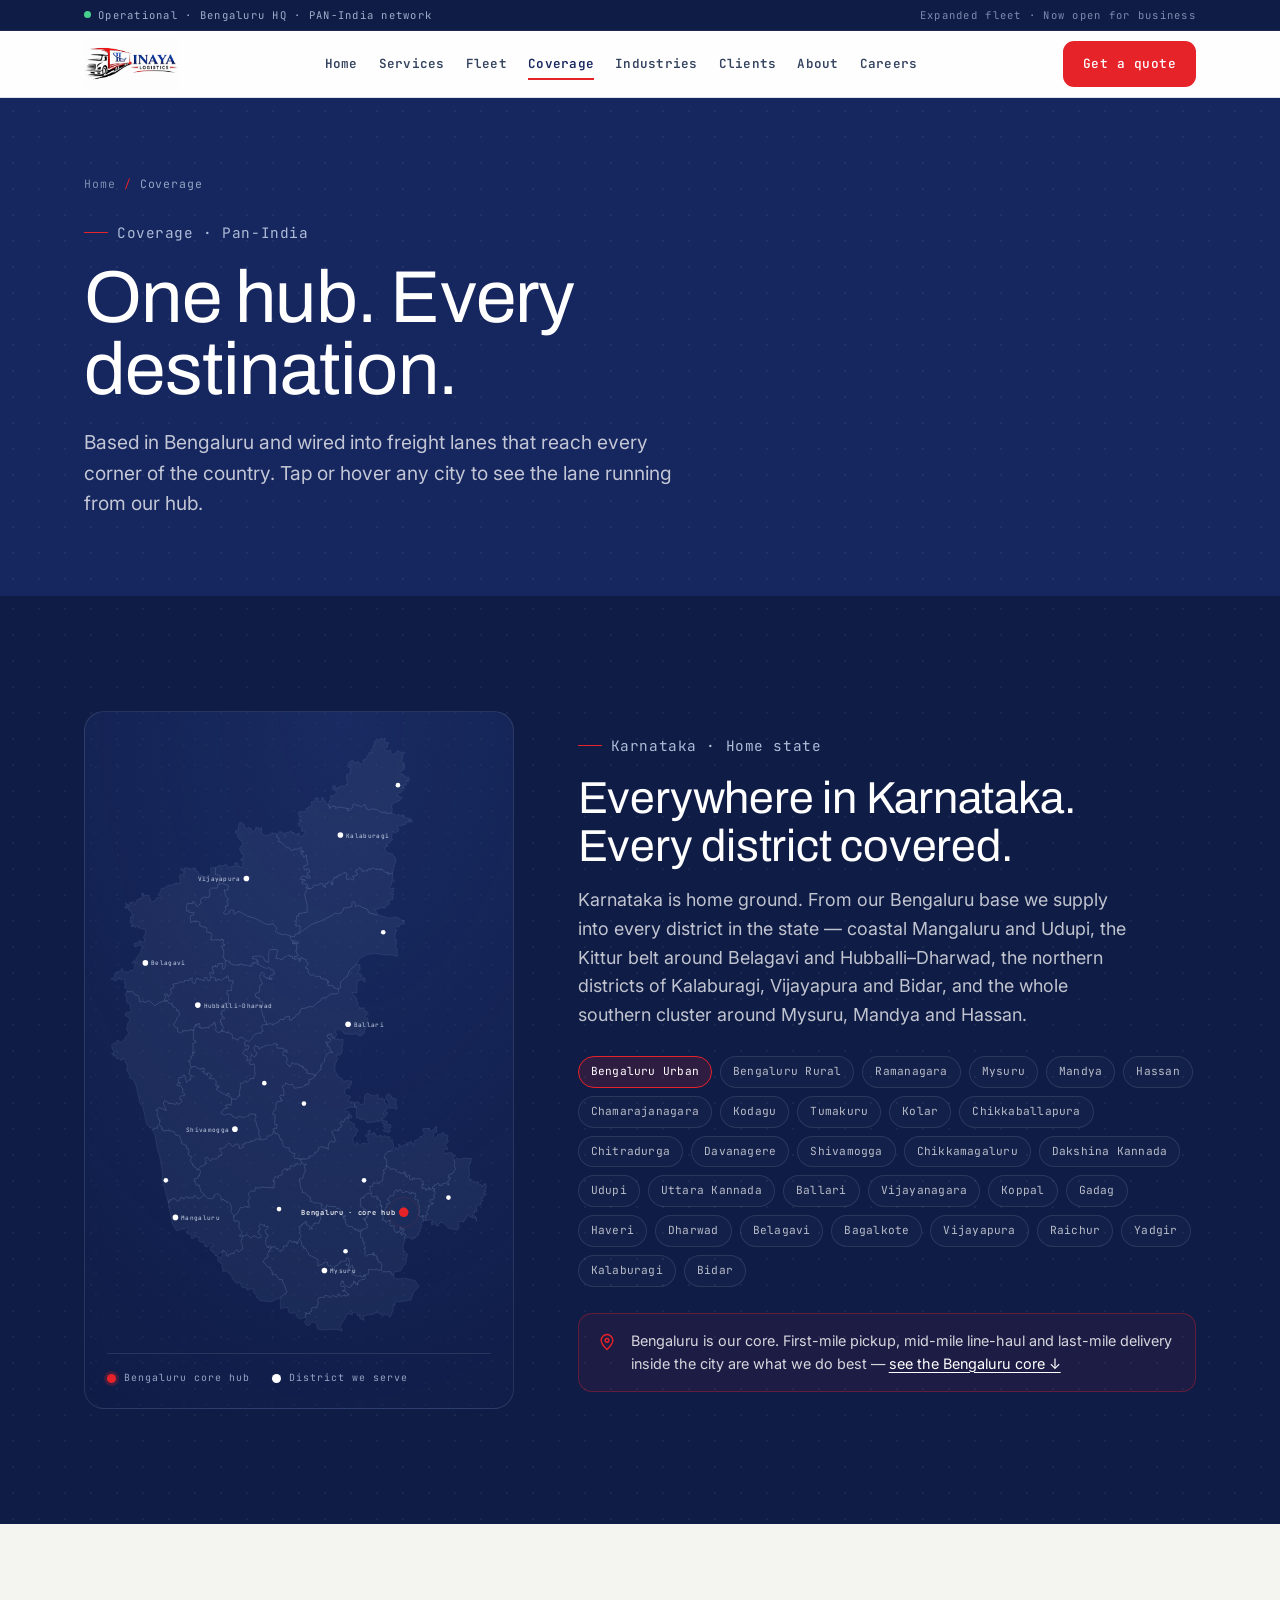
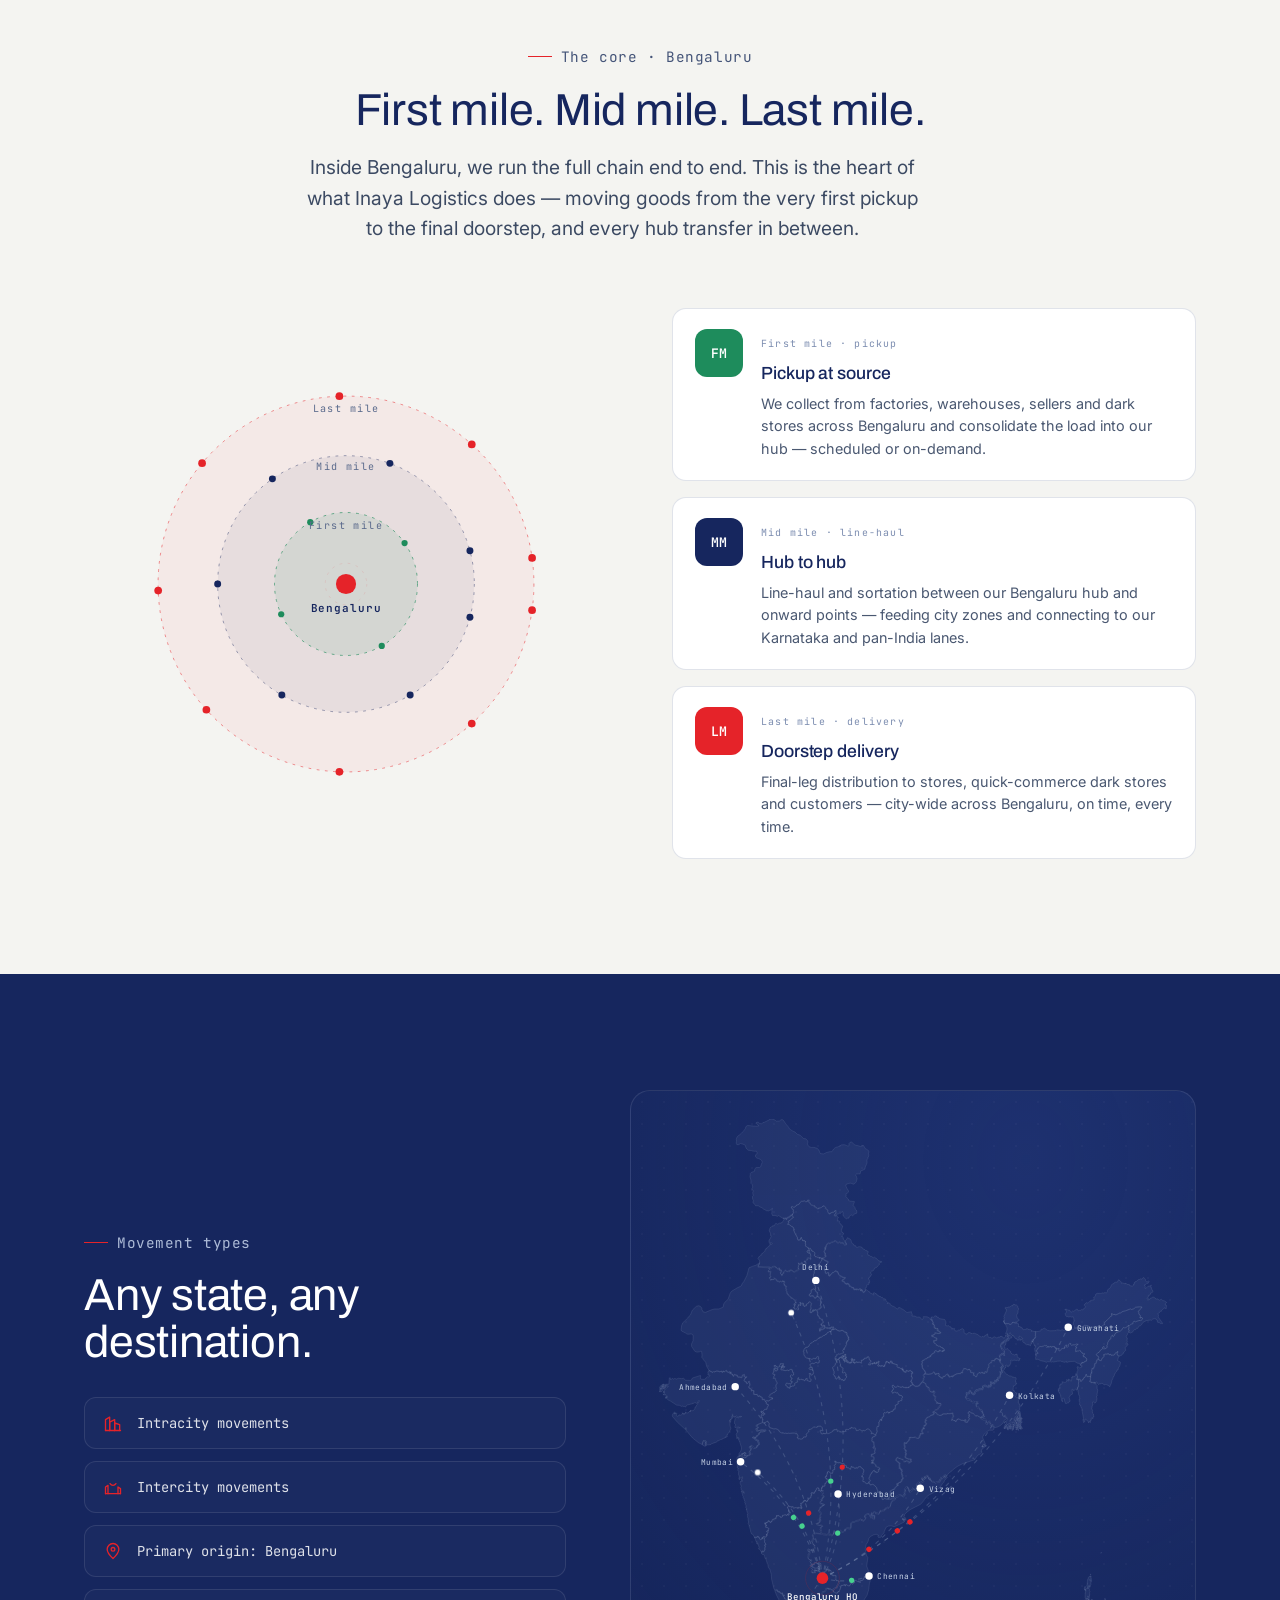
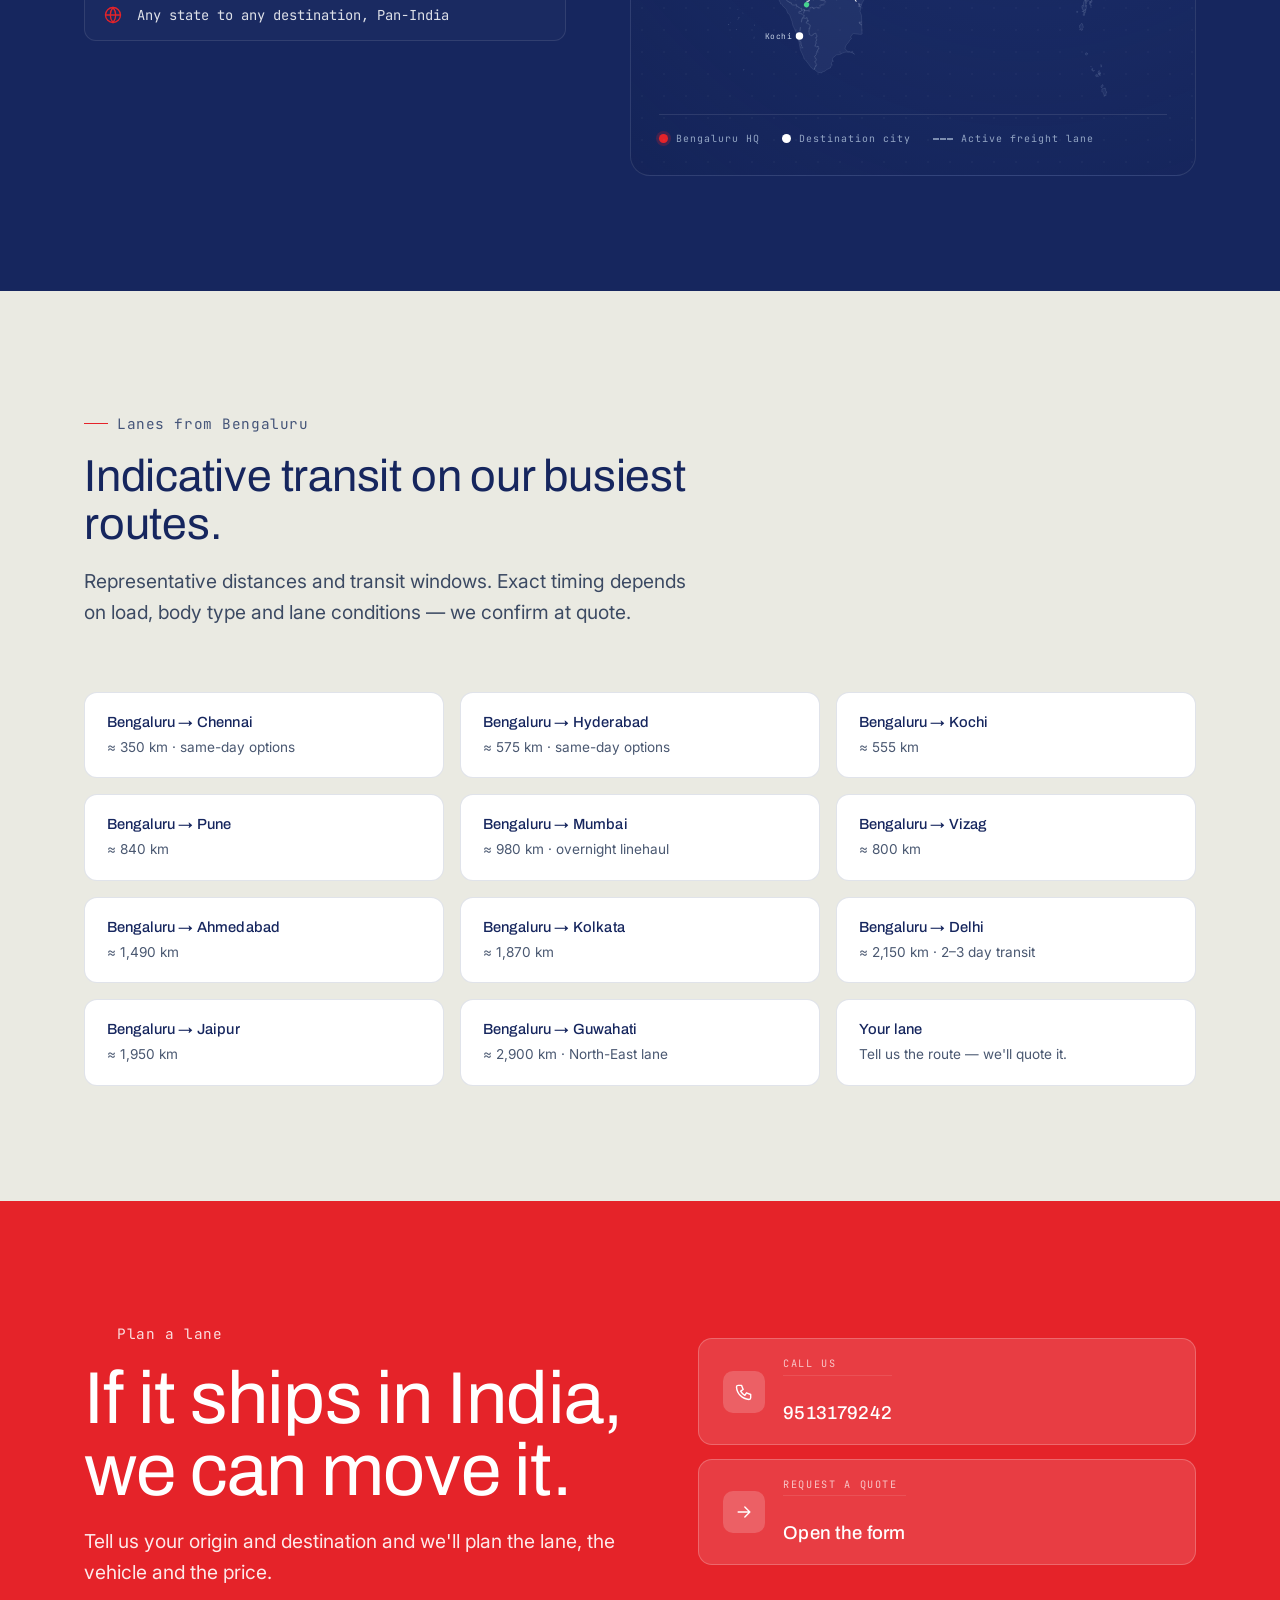
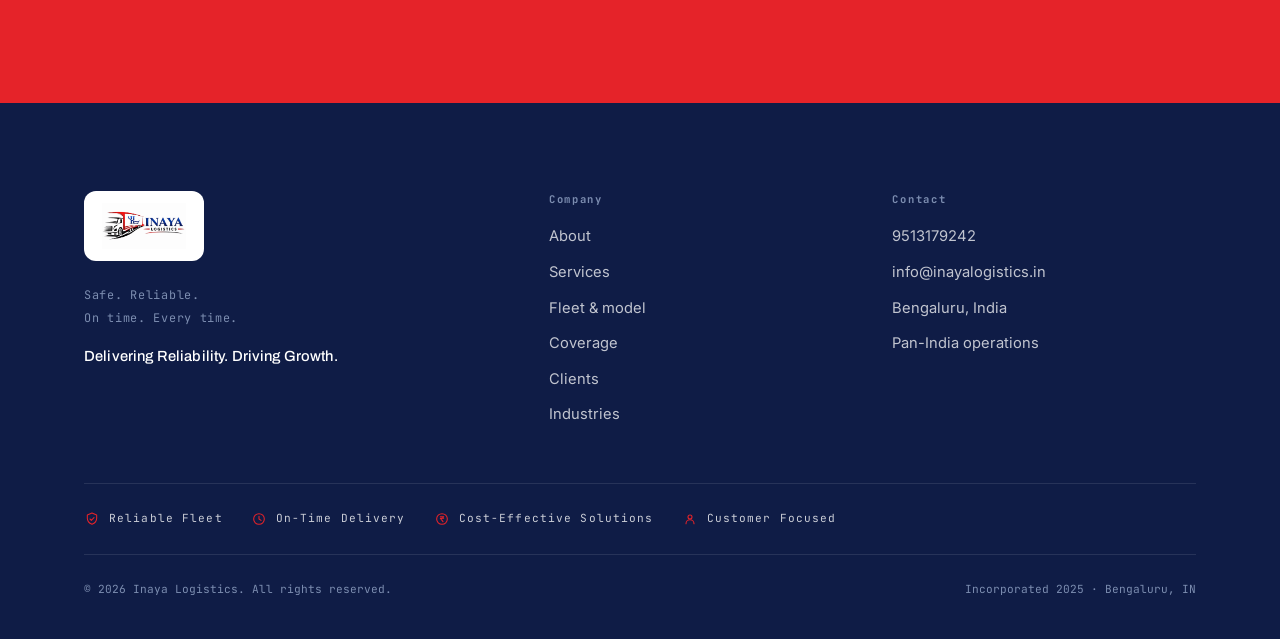
<file: coverage.html>
<!doctype html>
<html lang="en">
<head>
<meta charset="utf-8" />
<meta name="viewport" content="width=device-width, initial-scale=1" />
<title>Coverage · Pan-India | Inaya Logistics</title>
<meta name="description" content="Based in Bengaluru and wired into freight lanes that reach every corner of India. Intracity, intercity and long-haul movement to every state." />
<meta name="theme-color" content="#16265E" />
<meta property="og:type" content="website" />
<meta property="og:site_name" content="Inaya Logistics" />
<meta property="og:title" content="Coverage · Pan-India | Inaya Logistics" />
<meta property="og:description" content="One hub in Bengaluru, freight lanes to every corner of India." />
<meta property="og:image" content="https://inayalogistics.in/assets/img/og-logo.jpg" />
<meta property="og:image:width" content="1200" />
<meta property="og:image:height" content="658" />
<meta property="og:image:alt" content="Inaya Logistics" />
<meta property="og:locale" content="en_IN" />
<link rel="canonical" href="https://inayalogistics.in/coverage.html" />
<meta property="og:url" content="https://inayalogistics.in/coverage.html" />
<meta name="twitter:card" content="summary_large_image" />
<meta name="twitter:image" content="https://inayalogistics.in/assets/img/og-logo.jpg" />
<link rel="icon" type="image/png" sizes="32x32" href="assets/img/favicon-32.png" />
<link rel="icon" type="image/png" sizes="16x16" href="assets/img/favicon-16.png" />
<link rel="icon" type="image/svg+xml" href="assets/img/favicon.svg" />
<link rel="apple-touch-icon" href="assets/img/apple-touch-icon.png" />
<link rel="manifest" href="site.webmanifest" />
<link rel="preconnect" href="https://fonts.googleapis.com" />
<link rel="preconnect" href="https://fonts.gstatic.com" crossorigin />
<link href="https://fonts.googleapis.com/css2?family=Archivo:wght@400;500;600;700&family=Inter:wght@400;500;600&family=JetBrains+Mono:wght@400;500;600&display=swap" rel="stylesheet" />
<link rel="stylesheet" href="assets/css/site.css?v=18" />
<script type="application/ld+json">
{
  "@context": "https://schema.org",
  "@type": "BreadcrumbList",
  "itemListElement": [
    {
      "@type": "ListItem",
      "position": 1,
      "name": "Home",
      "item": "https://inayalogistics.in/"
    },
    {
      "@type": "ListItem",
      "position": 2,
      "name": "Coverage",
      "item": "https://inayalogistics.in/coverage.html"
    }
  ]
}
</script>
</head>
<body>
<a class="skip-link" href="#main">Skip to content</a>

<header class="site">
  <div class="ribbon">
    <div class="wrap">
      <span class="live"><span class="dot"></span>Operational · Bengaluru HQ · PAN-India network</span>
      <span class="r-right">Expanded fleet · Now open for business</span>
    </div>
  </div>
  <nav class="nav" id="nav">
    <div class="wrap">
      <a class="brand" href="index.html" aria-label="Inaya Logistics home">
        <img class="inaya-logo" src="assets/img/logo.png" alt="Inaya Logistics" width="600" height="329" />
      </a>
      <div class="nav-links">
        <a href="index.html">Home</a>
        <a href="services.html">Services</a>
        <a href="fleet.html">Fleet</a>
        <a href="coverage.html" class="active">Coverage</a>
        <a href="industries.html">Industries</a>
        <a href="clients.html">Clients</a>
        <a href="about.html">About</a>
        <a href="careers.html">Careers</a>
      </div>
      <div class="nav-cta">
        <a class="btn btn-red" href="contact.html#quote">Get a quote</a>
        <button class="burger" id="burger" aria-label="Open menu" aria-expanded="false" aria-controls="mobileMenu"><span></span></button>
      </div>
    </div>
  </nav>
  <div class="mobile-menu" id="mobileMenu">
    <div class="wrap">
      <a href="index.html">Home</a>
      <a href="services.html">Services</a>
      <a href="fleet.html">Fleet</a>
      <a href="coverage.html">Coverage</a>
      <a href="industries.html">Industries</a>
      <a href="clients.html">Clients</a>
      <a href="about.html">About</a>
      <a href="careers.html">Careers</a>
      <a href="contact.html#quote">Contact</a>
      <a class="btn btn-red" href="contact.html#quote">Get a quote</a>
    </div>
  </div>
</header>

<main id="main" tabindex="-1">

<section class="bg-navy grid-bg page-hero">
  <div class="wrap">
    <div class="crumbs"><a href="index.html">Home</a><span class="sep">/</span><span>Coverage</span></div>
    <span class="eyebrow">Coverage · Pan-India</span>
    <h1 class="h-xl" style="color:#fff">One hub. Every destination.</h1>
    <p class="lede">Based in Bengaluru and wired into freight lanes that reach every corner of the country. Tap or hover any city to see the lane running from our hub.</p>
  </div>
</section>

<!-- KARNATAKA HOME STATE -->
<section class="bg-deep grid-bg section">
  <div class="wrap">
    <div class="kn-grid">
      <div class="kn-map-card reveal">
        <div class="map-wrap kn-map" id="knMapWrap">
          <svg id="karnatakaMap" viewBox="0 0 600 940" role="img" aria-label="Map of Karnataka showing Inaya Logistics supply coverage across every district, with the Bengaluru core hub highlighted">
            <image href="assets/img/karnataka.svg?v=1" x="0" y="0" width="600" height="940"/>
            <!-- district / city pins -->
            <g class="node city" data-name="Bidar" data-km="North Karnataka · ≈ 700 km"><circle class="ring" cx="455" cy="80" r="10"/><circle class="pin" cx="455" cy="80" r="3.6"/></g>
            <g class="node city" data-name="Kalaburagi" data-km="≈ 620 km · daily service"><circle class="ring" cx="365" cy="158" r="12"/><circle class="pin" cx="365" cy="158" r="4.4"/><text class="clab" x="374" y="162" text-anchor="start">Kalaburagi</text></g>
            <g class="node city" data-name="Vijayapura" data-km="≈ 530 km"><circle class="ring" cx="218" cy="226" r="12"/><circle class="pin" cx="218" cy="226" r="4.4"/><text class="clab" x="209" y="230" text-anchor="end">Vijayapura</text></g>
            <g class="node city" data-name="Raichur" data-km="≈ 410 km"><circle class="ring" cx="432" cy="310" r="10"/><circle class="pin" cx="432" cy="310" r="3.6"/></g>
            <g class="node city" data-name="Belagavi" data-km="≈ 500 km · daily service"><circle class="ring" cx="60" cy="358" r="12"/><circle class="pin" cx="60" cy="358" r="4.4"/><text class="clab" x="69" y="362" text-anchor="start">Belagavi</text></g>
            <g class="node city" data-name="Hubballi–Dharwad" data-km="≈ 410 km · daily service"><circle class="ring" cx="142" cy="424" r="12"/><circle class="pin" cx="142" cy="424" r="4.4"/><text class="clab" x="151" y="428" text-anchor="start">Hubballi–Dharwad</text></g>
            <g class="node city" data-name="Ballari" data-km="≈ 305 km"><circle class="ring" cx="377" cy="454" r="12"/><circle class="pin" cx="377" cy="454" r="4.4"/><text class="clab" x="386" y="458" text-anchor="start">Ballari</text></g>
            <g class="node city" data-name="Davanagere" data-km="≈ 265 km"><circle class="ring" cx="246" cy="546" r="10"/><circle class="pin" cx="246" cy="546" r="3.6"/></g>
            <g class="node city" data-name="Chitradurga" data-km="≈ 200 km"><circle class="ring" cx="308" cy="578" r="10"/><circle class="pin" cx="308" cy="578" r="3.6"/></g>
            <g class="node city" data-name="Shivamogga" data-km="≈ 275 km"><circle class="ring" cx="200" cy="618" r="12"/><circle class="pin" cx="200" cy="618" r="4.4"/><text class="clab" x="191" y="622" text-anchor="end">Shivamogga</text></g>
            <g class="node city" data-name="Udupi" data-km="≈ 405 km · coastal"><circle class="ring" cx="92" cy="698" r="10"/><circle class="pin" cx="92" cy="698" r="3.6"/></g>
            <g class="node city" data-name="Tumakuru" data-km="≈ 70 km"><circle class="ring" cx="402" cy="698" r="10"/><circle class="pin" cx="402" cy="698" r="3.6"/></g>
            <g class="node city" data-name="Kolar" data-km="≈ 70 km"><circle class="ring" cx="534" cy="725" r="10"/><circle class="pin" cx="534" cy="725" r="3.6"/></g>
            <g class="node city" data-name="Hassan" data-km="≈ 185 km"><circle class="ring" cx="269" cy="743" r="10"/><circle class="pin" cx="269" cy="743" r="3.6"/></g>
            <g class="node city" data-name="Mangaluru" data-km="≈ 350 km · coastal / port"><circle class="ring" cx="107" cy="756" r="12"/><circle class="pin" cx="107" cy="756" r="4.4"/><text class="clab" x="116" y="760" text-anchor="start">Mangaluru</text></g>
            <g class="node city" data-name="Mandya" data-km="≈ 100 km"><circle class="ring" cx="373" cy="809" r="10"/><circle class="pin" cx="373" cy="809" r="3.6"/></g>
            <g class="node city" data-name="Mysuru" data-km="≈ 145 km · daily service"><circle class="ring" cx="340" cy="839" r="12"/><circle class="pin" cx="340" cy="839" r="4.4"/><text class="clab" x="349" y="843" text-anchor="start">Mysuru</text></g>
            <!-- Bengaluru core hub -->
            <g class="node">
              <circle class="hub-pulse" cx="464" cy="748" r="20"><animate attributeName="r" values="10;30;10" dur="2.8s" repeatCount="indefinite"/><animate attributeName="opacity" values=".6;0;.6" dur="2.8s" repeatCount="indefinite"/></circle>
              <circle cx="464" cy="748" r="7.5" fill="#E52329"/>
              <text class="hub-label" x="451" y="752" text-anchor="end">Bengaluru · core hub</text>
            </g>
          </svg>
          <div class="map-tip" id="knMapTip"></div>
        </div>
        <div class="map-legend">
          <span><i class="lg-dot lg-hub"></i>Bengaluru core hub</span>
          <span><i class="lg-dot lg-city"></i>District we serve</span>
        </div>
      </div>

      <div class="kn-copy reveal">
        <span class="eyebrow">Karnataka · Home state</span>
        <h2 class="h-lg" style="color:#fff">Everywhere in Karnataka. Every district covered.</h2>
        <p class="kn-lead">Karnataka is home ground. From our Bengaluru base we supply into every district in the state — coastal Mangaluru and Udupi, the Kittur belt around Belagavi and Hubballi–Dharwad, the northern districts of Kalaburagi, Vijayapura and Bidar, and the whole southern cluster around Mysuru, Mandya and Hassan.</p>
        <div class="kn-dists">
          <span class="kn-dist is-hub">Bengaluru Urban</span>
          <span class="kn-dist">Bengaluru Rural</span>
          <span class="kn-dist">Ramanagara</span>
          <span class="kn-dist">Mysuru</span>
          <span class="kn-dist">Mandya</span>
          <span class="kn-dist">Hassan</span>
          <span class="kn-dist">Chamarajanagara</span>
          <span class="kn-dist">Kodagu</span>
          <span class="kn-dist">Tumakuru</span>
          <span class="kn-dist">Kolar</span>
          <span class="kn-dist">Chikkaballapura</span>
          <span class="kn-dist">Chitradurga</span>
          <span class="kn-dist">Davanagere</span>
          <span class="kn-dist">Shivamogga</span>
          <span class="kn-dist">Chikkamagaluru</span>
          <span class="kn-dist">Dakshina Kannada</span>
          <span class="kn-dist">Udupi</span>
          <span class="kn-dist">Uttara Kannada</span>
          <span class="kn-dist">Ballari</span>
          <span class="kn-dist">Vijayanagara</span>
          <span class="kn-dist">Koppal</span>
          <span class="kn-dist">Gadag</span>
          <span class="kn-dist">Haveri</span>
          <span class="kn-dist">Dharwad</span>
          <span class="kn-dist">Belagavi</span>
          <span class="kn-dist">Bagalkote</span>
          <span class="kn-dist">Vijayapura</span>
          <span class="kn-dist">Raichur</span>
          <span class="kn-dist">Yadgir</span>
          <span class="kn-dist">Kalaburagi</span>
          <span class="kn-dist">Bidar</span>
        </div>
        <div class="kn-note">
          <svg class="kn-note-ic" viewBox="0 0 24 24" fill="none" stroke="currentColor" stroke-width="1.7" stroke-linecap="round" stroke-linejoin="round"><path d="M12 21s7-6.2 7-11a7 7 0 1 0-14 0c0 4.8 7 11 7 11z"/><circle cx="12" cy="10" r="2.2"/></svg>
          <p>Bengaluru is our core. First-mile pickup, mid-mile line-haul and last-mile delivery inside the city are what we do best — <a href="#core">see the Bengaluru core ↓</a></p>
        </div>
      </div>
    </div>
  </div>
</section>

<!-- BENGALURU CORE: FIRST / MID / LAST MILE -->
<section class="bg-paper section" id="core">
  <div class="wrap">
    <div class="sec-head sec-head--center reveal">
      <span class="eyebrow">The core · Bengaluru</span>
      <h2 class="h-lg">First mile. Mid mile. Last mile.</h2>
      <p class="lede">Inside Bengaluru, we run the full chain end to end. This is the heart of what Inaya Logistics does — moving goods from the very first pickup to the final doorstep, and every hub transfer in between.</p>
    </div>
    <div class="core-grid">
      <div class="core-diagram reveal">
        <svg viewBox="0 0 480 480" role="img" aria-label="Concentric diagram of Bengaluru operations: first-mile pickup, mid-mile line-haul and last-mile delivery around the central hub">
          <circle class="core-band core-b1" cx="240" cy="240" r="205"/>
          <circle class="core-band core-b2" cx="240" cy="240" r="140"/>
          <circle class="core-band core-b3" cx="240" cy="240" r="78"/>
          <circle class="core-ring core-r1" cx="240" cy="240" r="205"/>
          <circle class="core-ring core-r2" cx="240" cy="240" r="140"/>
          <circle class="core-ring core-r3" cx="240" cy="240" r="78"/>
          <g class="core-dot-last"><circle cx="443.0" cy="211.5" r="4.2"/> <circle cx="377.2" cy="87.7" r="4.2"/> <circle cx="232.8" cy="35.1" r="4.2"/> <circle cx="83.0" cy="108.2" r="4.2"/> <circle cx="35.1" cy="247.2" r="4.2"/> <circle cx="87.7" cy="377.2" r="4.2"/> <circle cx="232.8" cy="444.9" r="4.2"/> <circle cx="377.2" cy="392.3" r="4.2"/> <circle cx="443.0" cy="268.5" r="4.2"/></g>
          <g class="core-dot-mid"><circle cx="375.2" cy="203.8" r="3.8"/> <circle cx="287.9" cy="108.4" r="3.8"/> <circle cx="159.7" cy="125.3" r="3.8"/> <circle cx="100.0" cy="240.0" r="3.8"/> <circle cx="170.0" cy="361.2" r="3.8"/> <circle cx="310.0" cy="361.2" r="3.8"/> <circle cx="375.2" cy="276.2" r="3.8"/></g>
          <g class="core-dot-first"><circle cx="303.9" cy="195.3" r="3.4"/> <circle cx="201.0" cy="172.5" r="3.4"/> <circle cx="169.3" cy="273.0" r="3.4"/> <circle cx="279.0" cy="307.5" r="3.4"/></g>
          <text class="core-rlab" x="240" y="52" text-anchor="middle">Last mile</text>
          <text class="core-rlab" x="240" y="116" text-anchor="middle">Mid mile</text>
          <text class="core-rlab" x="240" y="180" text-anchor="middle">First mile</text>
          <circle cx="240" cy="240" r="11" fill="#E52329"/>
          <circle class="core-ring core-r1" cx="240" cy="240" r="20" stroke-dasharray="0"><animate attributeName="r" values="12;28;12" dur="2.8s" repeatCount="indefinite"/><animate attributeName="opacity" values=".6;0;.6" dur="2.8s" repeatCount="indefinite"/></circle>
          <text class="core-hub-lab" x="240" y="270" text-anchor="middle">Bengaluru</text>
        </svg>
      </div>
      <div class="core-cards reveal">
        <div class="core-card">
          <span class="core-badge b-first">FM</span>
          <div>
            <span class="core-tag">First mile · pickup</span>
            <h3>Pickup at source</h3>
            <p>We collect from factories, warehouses, sellers and dark stores across Bengaluru and consolidate the load into our hub — scheduled or on-demand.</p>
          </div>
        </div>
        <div class="core-card">
          <span class="core-badge b-mid">MM</span>
          <div>
            <span class="core-tag">Mid mile · line-haul</span>
            <h3>Hub to hub</h3>
            <p>Line-haul and sortation between our Bengaluru hub and onward points — feeding city zones and connecting to our Karnataka and pan-India lanes.</p>
          </div>
        </div>
        <div class="core-card">
          <span class="core-badge b-last">LM</span>
          <div>
            <span class="core-tag">Last mile · delivery</span>
            <h3>Doorstep delivery</h3>
            <p>Final-leg distribution to stores, quick-commerce dark stores and customers — city-wide across Bengaluru, on time, every time.</p>
          </div>
        </div>
      </div>
    </div>
  </div>
</section>

<!-- MAP -->
<section class="bg-navy section">
  <div class="wrap">
    <div class="cov-grid">
      <div class="cov-copy reveal">
        <span class="eyebrow">Movement types</span>
        <h2 class="h-lg" style="color:#fff">Any state, any destination.</h2>
        <div class="cov-chips">
          <div class="chip"><svg class="ci" viewBox="0 0 24 24" fill="none" stroke="currentColor" stroke-width="1.6" stroke-linecap="round" stroke-linejoin="round"><path d="M3 21V8l5-3v16"/><path d="M8 21V11l6-3v13"/><path d="M14 21V12l6 2v7"/><path d="M3 21h18"/></svg>Intracity movements</div>
          <div class="chip"><svg class="ci" viewBox="0 0 24 24" fill="none" stroke="currentColor" stroke-width="1.6" stroke-linecap="round" stroke-linejoin="round"><path d="M3 20V12l3-2v10"/><path d="M18 20V12l3 2v6"/><path d="M3 20h18"/><path d="M8.5 8c1.8 2.6 5.2 2.6 7 0"/></svg>Intercity movements</div>
          <div class="chip"><svg class="ci" viewBox="0 0 24 24" fill="none" stroke="currentColor" stroke-width="1.6" stroke-linecap="round" stroke-linejoin="round"><path d="M12 21s7-6.2 7-11a7 7 0 1 0-14 0c0 4.8 7 11 7 11z"/><circle cx="12" cy="10" r="2.2"/></svg>Primary origin: Bengaluru</div>
          <div class="chip"><svg class="ci" viewBox="0 0 24 24" fill="none" stroke="currentColor" stroke-width="1.6" stroke-linecap="round" stroke-linejoin="round"><circle cx="12" cy="12" r="9"/><path d="M3 12h18M12 3a14 14 0 0 1 0 18M12 3a14 14 0 0 0 0 18"/></svg>Any state to any destination, Pan-India</div>
        </div>
      </div>

      <div class="net-card reveal netfx" id="netfx">
        <div class="map-wrap" id="mapWrap">
          <svg id="indiaMap" viewBox="0 0 611.85999 695.70178" role="img" aria-label="Map of India showing Inaya Logistics freight lanes from the Bengaluru hub to major cities">
            <image href="assets/img/india-states.svg" x="0" y="0" width="611.85999" height="695.70178"/>
            <g>
              <path id="rt-del" class="route2" d="M196.9 553.1 Q250.3 372.5 188.9 194.4"/>
              <path id="rt-jai" class="route2" d="M196.9 553.1 Q229.2 387.2 159.2 233.4"/>
              <path id="rt-ahm" class="route2" d="M196.9 553.1 Q181.3 420.9 91.8 322.4"/>
              <path id="rt-bom" class="route2" d="M196.9 553.1 Q170.0 467.3 98.3 413.0"/>
              <path id="rt-pnq" class="route2" d="M196.9 553.1 Q178.2 477.0 118.8 425.8"/>
              <path id="rt-hyd" class="route2" d="M196.9 553.1 Q222.5 505.4 215.7 451.7"/>
              <path id="rt-viz" class="route2" d="M196.9 553.1 Q273.1 517.8 314.7 444.9"/>
              <path id="rt-ccu" class="route2" d="M196.9 553.1 Q344.8 479.1 422.3 332.9"/>
              <path id="rt-ghy" class="route2" d="M196.9 553.1 Q393.3 449.4 493.0 251.0"/>
              <path id="rt-maa" class="route2" d="M196.9 553.1 Q225.3 560.8 253.0 550.6"/>
              <path id="rt-coc" class="route2" d="M196.9 553.1 Q171.9 583.5 169.2 622.8"/>
            </g>
            <g>
              <circle class="convoy" r="3.2" fill="#E52329"><animateMotion dur="5s" repeatCount="indefinite" rotate="auto"><mpath href="#rt-del"/></animateMotion></circle>
              <circle class="convoy" r="3.2" fill="#46d18f"><animateMotion dur="5.2s" repeatCount="indefinite" rotate="auto"><mpath href="#rt-jai"/></animateMotion></circle>
              <circle class="convoy" r="3.2" fill="#E52329"><animateMotion dur="6s" repeatCount="indefinite" rotate="auto"><mpath href="#rt-ahm"/></animateMotion></circle>
              <circle class="convoy" r="3.2" fill="#46d18f"><animateMotion dur="4s" repeatCount="indefinite" rotate="auto"><mpath href="#rt-bom"/></animateMotion></circle>
              <circle class="convoy" r="3.2" fill="#46d18f"><animateMotion dur="4.2s" repeatCount="indefinite" rotate="auto"><mpath href="#rt-pnq"/></animateMotion></circle>
              <circle class="convoy" r="3.2" fill="#46d18f"><animateMotion dur="3.4s" repeatCount="indefinite" rotate="auto"><mpath href="#rt-hyd"/></animateMotion></circle>
              <circle class="convoy" r="3.2" fill="#E52329"><animateMotion dur="4.6s" repeatCount="indefinite" rotate="auto"><mpath href="#rt-viz"/></animateMotion></circle>
              <circle class="convoy" r="3.2" fill="#E52329"><animateMotion dur="5.6s" repeatCount="indefinite" rotate="auto"><mpath href="#rt-ccu"/></animateMotion></circle>
              <circle class="convoy" r="3.2" fill="#E52329"><animateMotion dur="6.4s" repeatCount="indefinite" rotate="auto"><mpath href="#rt-ghy"/></animateMotion></circle>
              <circle class="convoy" r="3.2" fill="#46d18f"><animateMotion dur="3s" repeatCount="indefinite" rotate="auto"><mpath href="#rt-maa"/></animateMotion></circle>
              <circle class="convoy" r="3.2" fill="#46d18f"><animateMotion dur="3.8s" repeatCount="indefinite" rotate="auto"><mpath href="#rt-coc"/></animateMotion></circle>
            </g>
            <g class="node city" data-name="Delhi" data-km="&#8776; 2,150 km &middot; 2-3 day transit"><circle class="ring" cx="188.9" cy="194.4" r="12"/><circle class="pin" cx="188.9" cy="194.4" r="4.5"/><text class="clab" x="188.9" y="182.4" text-anchor="middle">Delhi</text></g>
            <g class="node city" data-name="Jaipur" data-km="&#8776; 1,950 km"><circle class="ring" cx="159.2" cy="233.4" r="10"/><circle class="pin" cx="159.2" cy="233.4" r="3.5"/></g>
            <g class="node city" data-name="Ahmedabad" data-km="&#8776; 1,490 km"><circle class="ring" cx="91.8" cy="322.4" r="12"/><circle class="pin" cx="91.8" cy="322.4" r="4.5"/><text class="clab" x="82.8" y="326.4" text-anchor="end">Ahmedabad</text></g>
            <g class="node city" data-name="Mumbai" data-km="&#8776; 980 km &middot; overnight linehaul"><circle class="ring" cx="98.3" cy="413.0" r="12"/><circle class="pin" cx="98.3" cy="413.0" r="4.5"/><text class="clab" x="89.3" y="417.0" text-anchor="end">Mumbai</text></g>
            <g class="node city" data-name="Pune" data-km="&#8776; 840 km"><circle class="ring" cx="118.8" cy="425.8" r="10"/><circle class="pin" cx="118.8" cy="425.8" r="3.5"/></g>
            <g class="node city" data-name="Hyderabad" data-km="&#8776; 575 km &middot; same-day options"><circle class="ring" cx="215.7" cy="451.7" r="12"/><circle class="pin" cx="215.7" cy="451.7" r="4.5"/><text class="clab" x="225.7" y="455.7" text-anchor="start">Hyderabad</text></g>
            <g class="node city" data-name="Visakhapatnam" data-km="&#8776; 800 km"><circle class="ring" cx="314.7" cy="444.9" r="12"/><circle class="pin" cx="314.7" cy="444.9" r="4.5"/><text class="clab" x="324.7" y="448.9" text-anchor="start">Vizag</text></g>
            <g class="node city" data-name="Kolkata" data-km="&#8776; 1,870 km"><circle class="ring" cx="422.3" cy="332.9" r="12"/><circle class="pin" cx="422.3" cy="332.9" r="4.5"/><text class="clab" x="432.3" y="336.9" text-anchor="start">Kolkata</text></g>
            <g class="node city" data-name="Guwahati" data-km="&#8776; 2,900 km &middot; North-East lane"><circle class="ring" cx="493.0" cy="251.0" r="12"/><circle class="pin" cx="493.0" cy="251.0" r="4.5"/><text class="clab" x="503.0" y="255.0" text-anchor="start">Guwahati</text></g>
            <g class="node city" data-name="Chennai" data-km="&#8776; 350 km &middot; same-day"><circle class="ring" cx="253.0" cy="550.6" r="12"/><circle class="pin" cx="253.0" cy="550.6" r="4.5"/><text class="clab" x="263.0" y="554.6" text-anchor="start">Chennai</text></g>
            <g class="node city" data-name="Kochi" data-km="&#8776; 555 km"><circle class="ring" cx="169.2" cy="622.8" r="12"/><circle class="pin" cx="169.2" cy="622.8" r="4.5"/><text class="clab" x="160.2" y="626.8" text-anchor="end">Kochi</text></g>
            <g class="node">
              <circle cx="196.9" cy="553.1" r="20" fill="none" stroke="#E52329" stroke-width="1"><animate attributeName="r" values="9;26;9" dur="2.8s" repeatCount="indefinite"/><animate attributeName="opacity" values=".55;0;.55" dur="2.8s" repeatCount="indefinite"/></circle>
              <circle cx="196.9" cy="553.1" r="7" fill="#E52329"/>
              <text class="hub-label" x="196.9" y="579.1" text-anchor="middle">Bengaluru HQ</text>
            </g>
          </svg>
          <div class="map-tip" id="mapTip"></div>
        </div>
        <div class="map-legend">
          <span><i class="lg-dot lg-hub"></i>Bengaluru HQ</span>
          <span><i class="lg-dot lg-city"></i>Destination city</span>
          <span><i class="lg-line"></i>Active freight lane</span>
        </div>
      </div>
    </div>
  </div>
</section>

<!-- KEY LANES -->
<section class="bg-paper-2 section">
  <div class="wrap">
    <div class="sec-head reveal">
      <span class="eyebrow">Lanes from Bengaluru</span>
      <h2 class="h-lg">Indicative transit on our busiest routes.</h2>
      <p class="lede">Representative distances and transit windows. Exact timing depends on load, body type and lane conditions — we confirm at quote.</p>
    </div>
    <div class="ind-grid">
      <div class="ind ind-detail reveal"><span class="it">Bengaluru → Chennai</span><p>≈ 350 km · same-day options</p></div>
      <div class="ind ind-detail reveal" style="transition-delay:.04s"><span class="it">Bengaluru → Hyderabad</span><p>≈ 575 km · same-day options</p></div>
      <div class="ind ind-detail reveal" style="transition-delay:.08s"><span class="it">Bengaluru → Kochi</span><p>≈ 555 km</p></div>
      <div class="ind ind-detail reveal"><span class="it">Bengaluru → Pune</span><p>≈ 840 km</p></div>
      <div class="ind ind-detail reveal" style="transition-delay:.04s"><span class="it">Bengaluru → Mumbai</span><p>≈ 980 km · overnight linehaul</p></div>
      <div class="ind ind-detail reveal" style="transition-delay:.08s"><span class="it">Bengaluru → Vizag</span><p>≈ 800 km</p></div>
      <div class="ind ind-detail reveal"><span class="it">Bengaluru → Ahmedabad</span><p>≈ 1,490 km</p></div>
      <div class="ind ind-detail reveal" style="transition-delay:.04s"><span class="it">Bengaluru → Kolkata</span><p>≈ 1,870 km</p></div>
      <div class="ind ind-detail reveal" style="transition-delay:.08s"><span class="it">Bengaluru → Delhi</span><p>≈ 2,150 km · 2–3 day transit</p></div>
      <div class="ind ind-detail reveal"><span class="it">Bengaluru → Jaipur</span><p>≈ 1,950 km</p></div>
      <div class="ind ind-detail reveal" style="transition-delay:.04s"><span class="it">Bengaluru → Guwahati</span><p>≈ 2,900 km · North-East lane</p></div>
      <div class="ind ind-detail reveal" style="transition-delay:.08s"><span class="it">Your lane</span><p>Tell us the route — we'll quote it.</p></div>
    </div>
  </div>
</section>

<!-- CTA -->
<section class="bg-red section">
  <div class="wrap">
    <div class="cta-grid">
      <div class="cta-copy reveal">
        <span class="eyebrow" style="color:rgba(255,255,255,.85)">Plan a lane</span>
        <h2 class="h-xl" style="margin-top:18px">If it ships in India, we can move it.</h2>
        <p>Tell us your origin and destination and we'll plan the lane, the vehicle and the price.</p>
      </div>
      <div class="reveal" style="display:flex;flex-direction:column;gap:14px;align-self:center">
        <a class="cc" href="tel:+919513179242">
          <span class="cci"><svg viewBox="0 0 24 24" fill="none" stroke="currentColor" stroke-width="1.7" stroke-linecap="round" stroke-linejoin="round"><path d="M5 4h4l2 5-3 2a12 12 0 0 0 5 5l2-3 5 2v4a2 2 0 0 1-2 2A16 16 0 0 1 3 6a2 2 0 0 1 2-2z"/></svg></span>
          <span><span class="lab">Call us</span><span class="val">9513179242</span></span>
        </a>
        <a class="cc" href="contact.html#quote">
          <span class="cci"><svg viewBox="0 0 24 24" fill="none" stroke="currentColor" stroke-width="1.7" stroke-linecap="round" stroke-linejoin="round"><path d="M5 12h14M13 6l6 6-6 6"/></svg></span>
          <span><span class="lab">Request a quote</span><span class="val">Open the form</span></span>
        </a>
      </div>
    </div>
  </div>
</section>

</main>

<footer class="site bg-deep">
  <div class="wrap">
    <div class="foot-top">
      <div class="foot-brand">
        <span class="foot-logo-wrap">
          <img class="inaya-logo" src="assets/img/logo.png" alt="Inaya Logistics" width="600" height="329" />
        </span>
        <p class="foot-tag">Safe. Reliable.<br>On time. Every time.</p>
        <p class="foot-signoff">Delivering Reliability. Driving Growth.</p>
      </div>
      <div class="foot-col">
        <h3>Company</h3>
        <a href="about.html">About</a>
        <a href="services.html">Services</a>
        <a href="fleet.html">Fleet &amp; model</a>
        <a href="coverage.html">Coverage</a>
        <a href="clients.html">Clients</a>
        <a href="industries.html">Industries</a>
      </div>
      <div class="foot-col">
        <h3>Contact</h3>
        <a href="tel:+919513179242">9513179242</a>
        <a href="mailto:info@inayalogistics.in">info@inayalogistics.in</a>
        <p>Bengaluru, India</p>
        <p>Pan-India operations</p>
      </div>
    </div>
    <div class="badges">
      <span class="badge"><svg viewBox="0 0 24 24" fill="none" stroke="currentColor" stroke-width="1.6" stroke-linecap="round" stroke-linejoin="round"><path d="M12 3l7 3v5c0 4.5-3 7.5-7 9-4-1.5-7-4.5-7-9V6z"/><path d="M9 12l2 2 4-4"/></svg>Reliable Fleet</span>
      <span class="badge"><svg viewBox="0 0 24 24" fill="none" stroke="currentColor" stroke-width="1.6" stroke-linecap="round" stroke-linejoin="round"><circle cx="12" cy="12" r="8"/><path d="M12 8v4l3 2"/></svg>On-Time Delivery</span>
      <span class="badge"><svg viewBox="0 0 24 24" fill="none" stroke="currentColor" stroke-width="1.6" stroke-linecap="round" stroke-linejoin="round"><circle cx="12" cy="12" r="8"/><path d="M9.5 8.5h5M9.5 11h5M13.5 8.5c.6 2-1 3-3.5 3l3.5 4.5"/></svg>Cost-Effective Solutions</span>
      <span class="badge"><svg viewBox="0 0 24 24" fill="none" stroke="currentColor" stroke-width="1.6" stroke-linecap="round" stroke-linejoin="round"><circle cx="12" cy="9" r="3"/><path d="M6 19a6 6 0 0 1 12 0"/></svg>Customer Focused</span>
    </div>
    <div class="foot-bot">
      <span>© 2026 Inaya Logistics. All rights reserved.</span>
      <span>Incorporated 2025 · Bengaluru, IN</span>
    </div>
  </div>
</footer>

<!-- ================= STICKY QUOTE BAR ================= -->
<div class="quotebar" id="quotebar" role="complementary" aria-label="Quick quote">
  <span class="qb-txt">Need transportation across India?</span>
  <a class="btn btn-red" href="contact.html#quote">Get a quote
    <svg viewBox="0 0 24 24" fill="none" stroke="currentColor" stroke-width="2" stroke-linecap="round" stroke-linejoin="round"><path d="M5 12h14M13 6l6 6-6 6"/></svg>
  </a>
</div>

<script src="assets/js/vendor/gsap.min.js" defer></script>
<script src="assets/js/vendor/ScrollTrigger.min.js" defer></script>
<script src="assets/js/vendor/lenis.min.js" defer></script>
<script src="assets/js/motion.js?v=6" defer></script>
<script src="assets/js/site.js?v=17" defer></script>
</body>
</html>
</file>
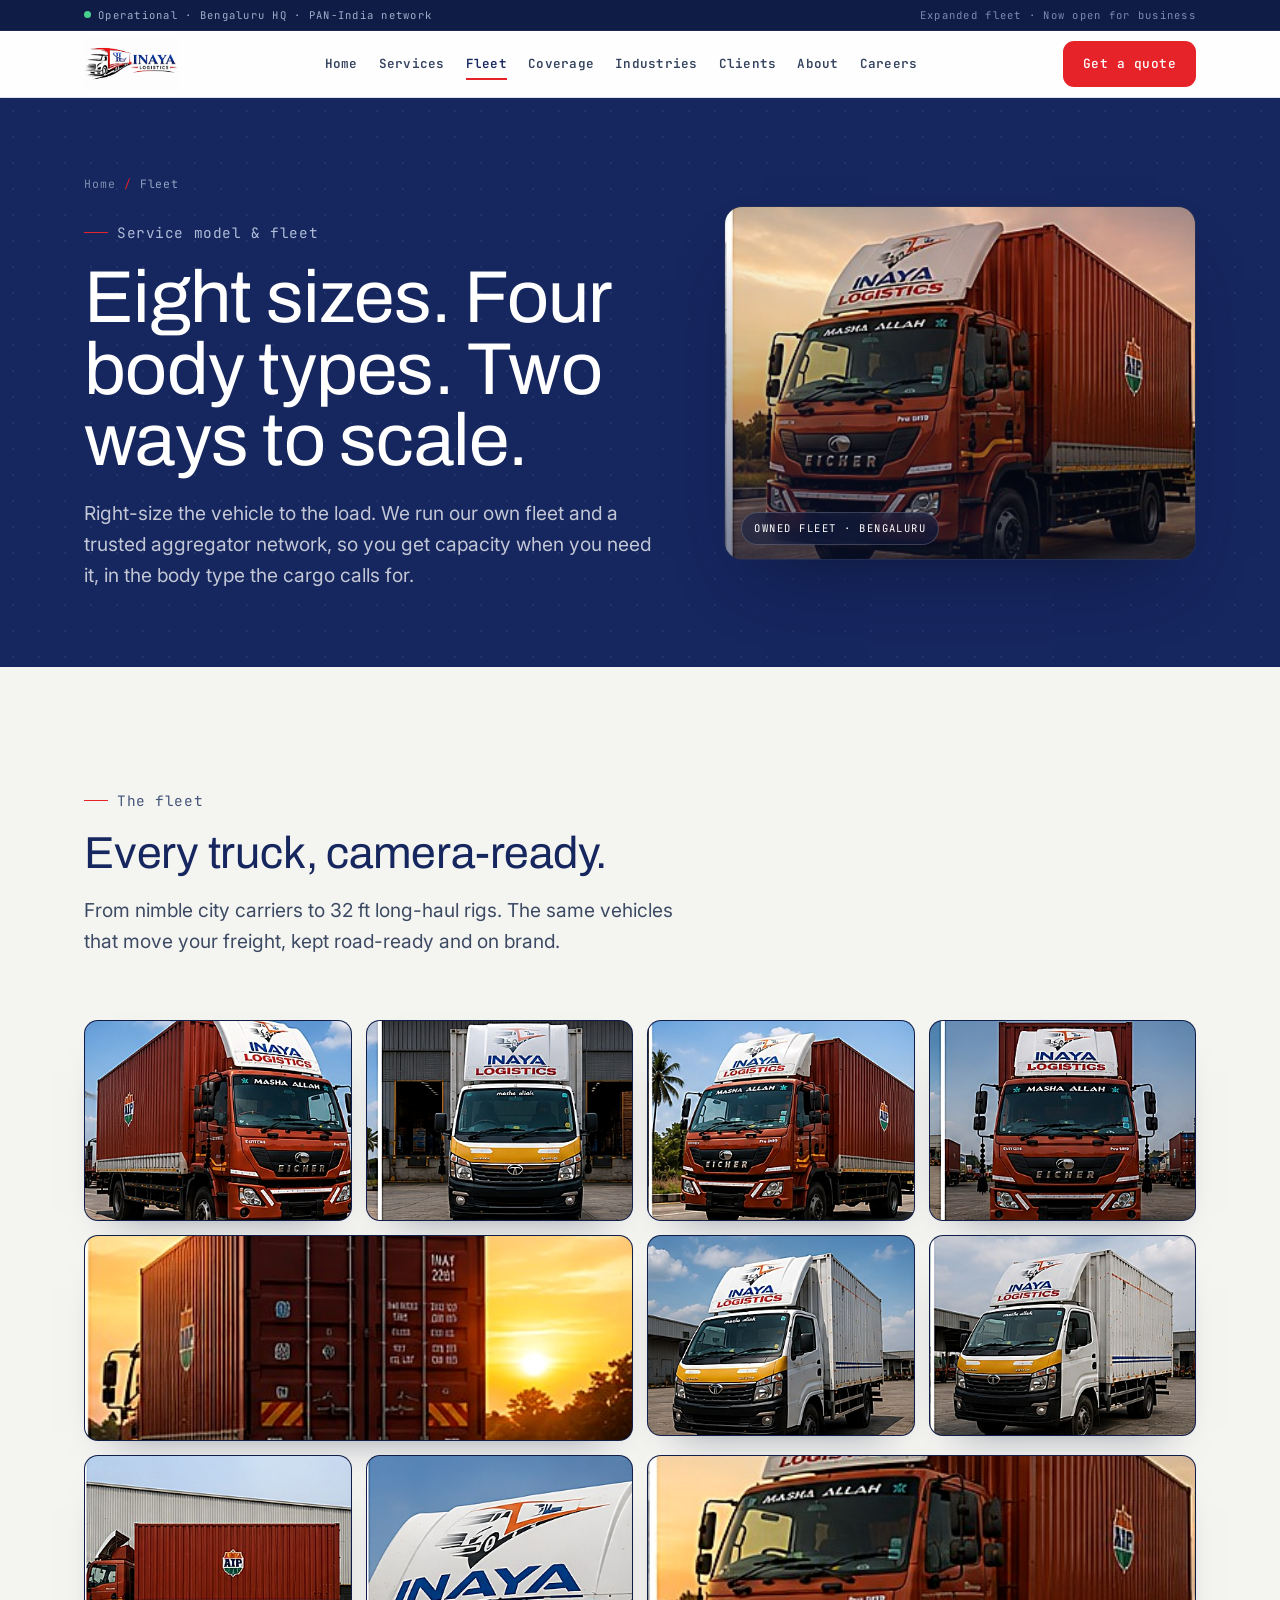
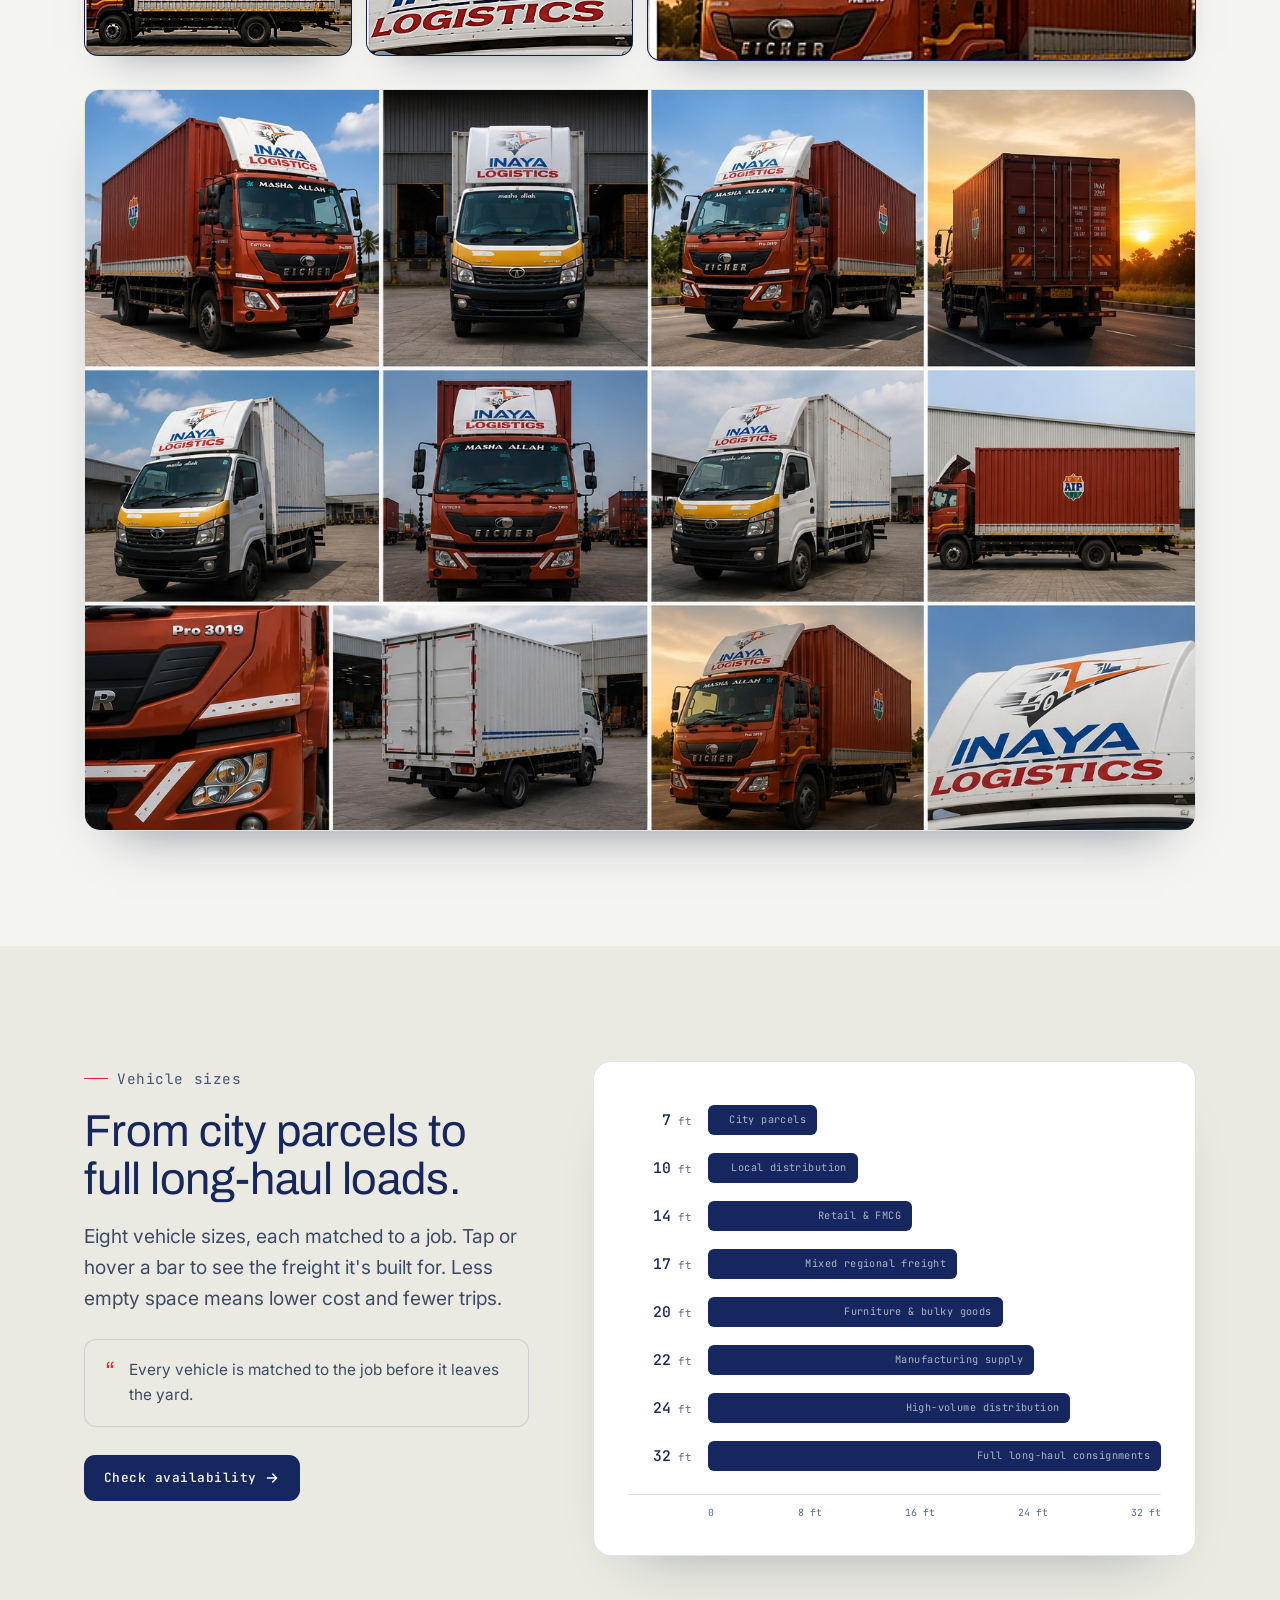
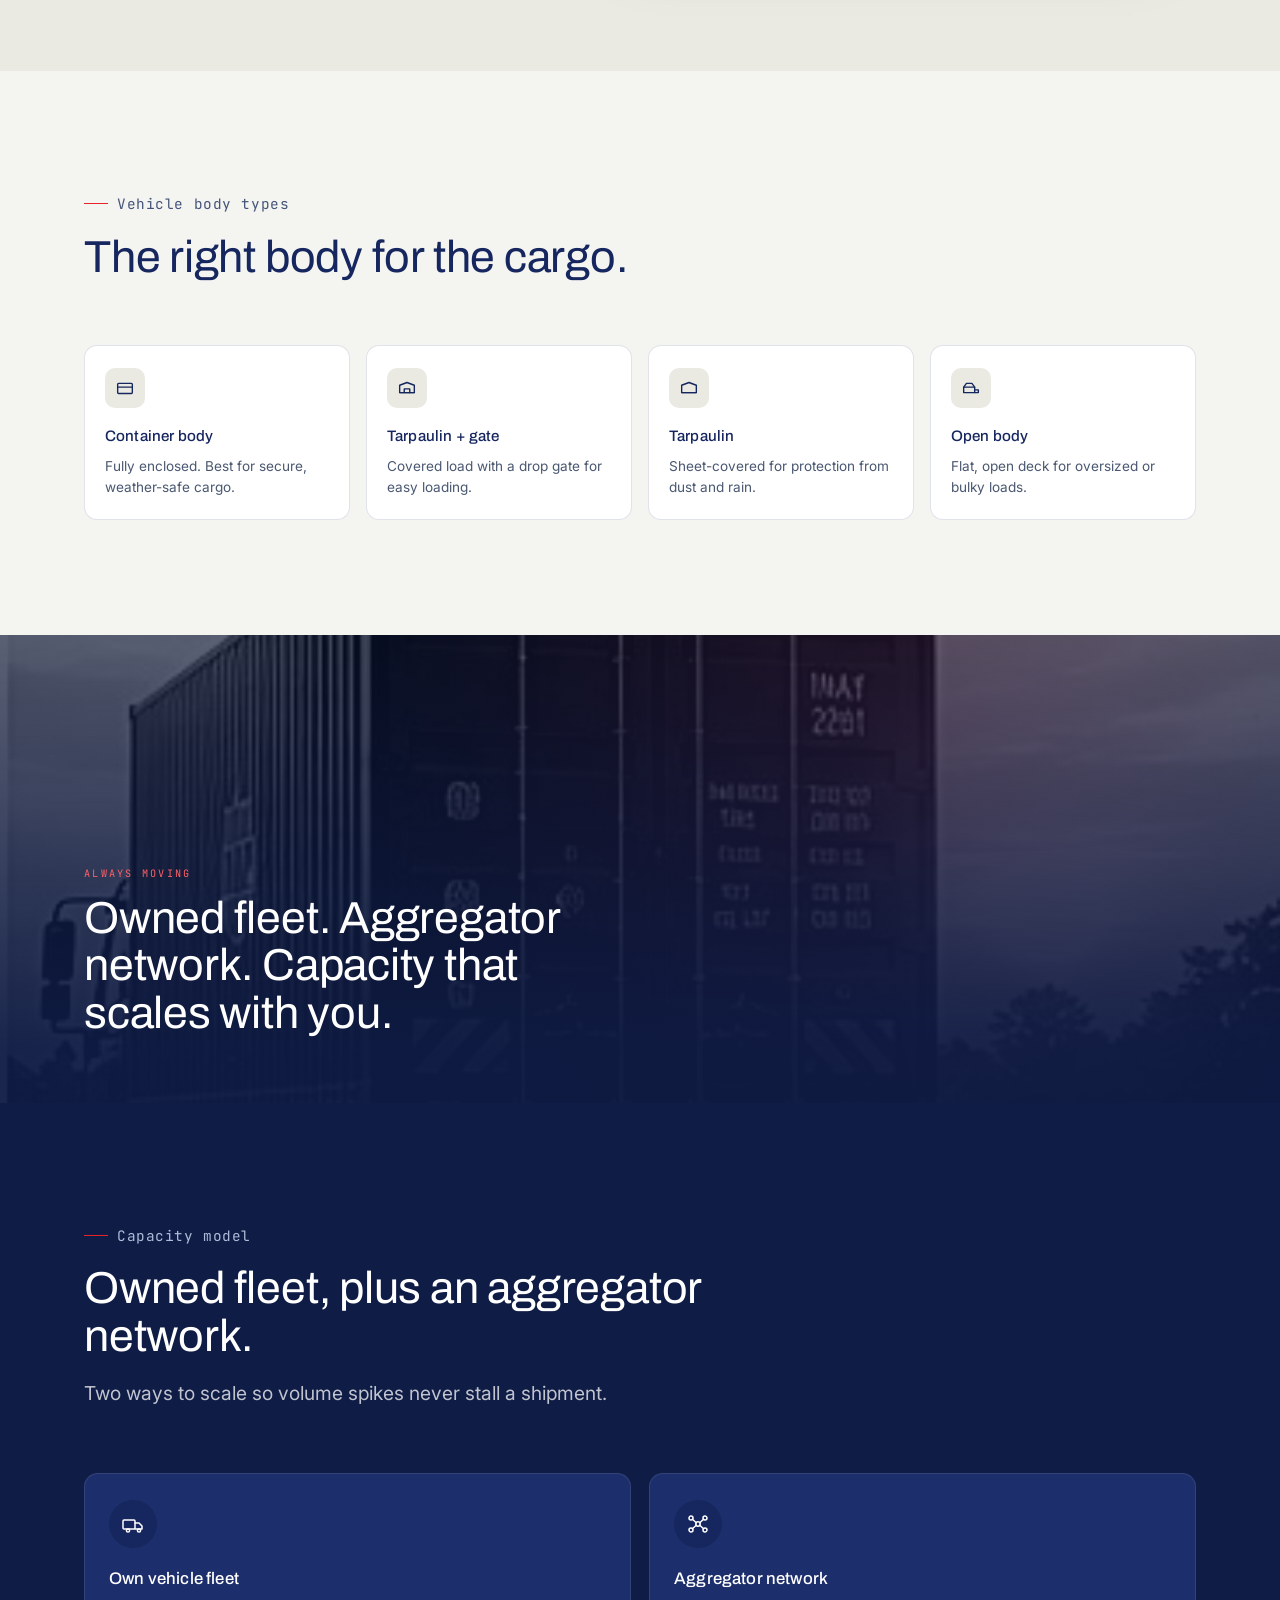
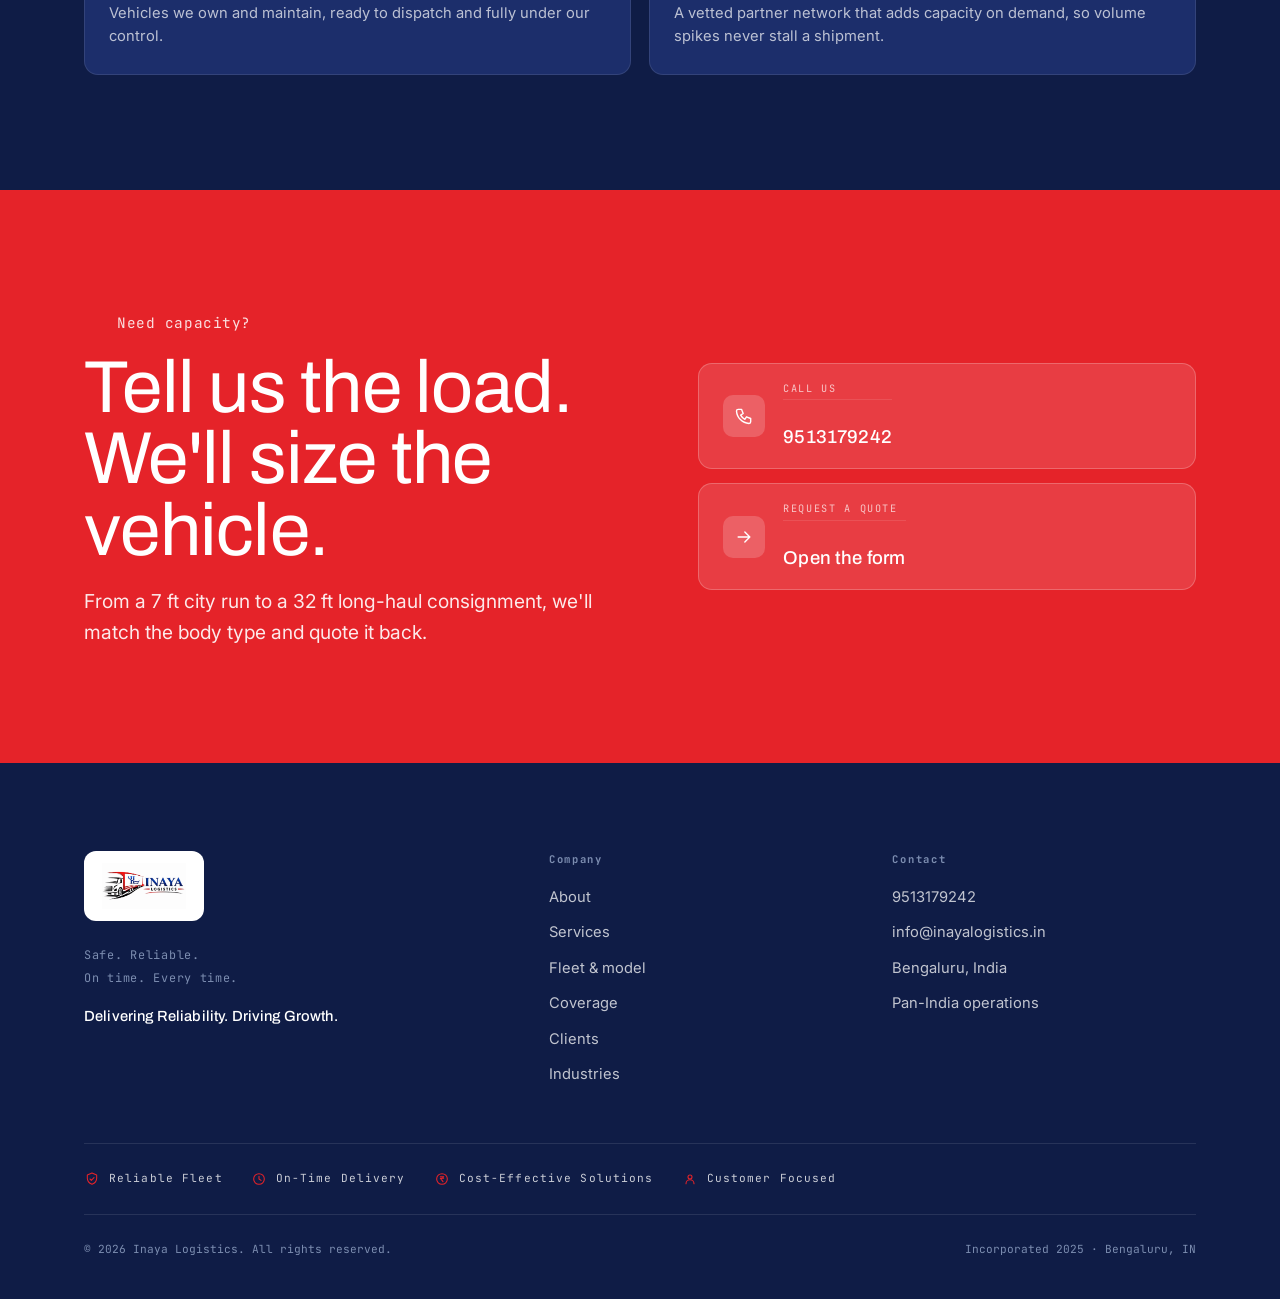
<file: fleet.html>
<!doctype html>
<html lang="en">
<head>
<meta charset="utf-8" />
<meta name="viewport" content="width=device-width, initial-scale=1" />
<title>Fleet &amp; capacity model | Inaya Logistics</title>
<meta name="description" content="Meet the Inaya Logistics fleet — Eicher and Tata trucks across eight vehicle sizes and four body types, backed by an aggregator network. Right-size the vehicle to the load." />
<meta name="theme-color" content="#16265E" />
<meta property="og:type" content="website" />
<meta property="og:site_name" content="Inaya Logistics" />
<meta property="og:title" content="Fleet &amp; capacity model | Inaya Logistics" />
<meta property="og:description" content="Meet the fleet — Eicher and Tata trucks, eight vehicle sizes, owned fleet + aggregator network." />
<meta property="og:image" content="https://inayalogistics.in/assets/img/og-logo.jpg" />
<meta property="og:image:width" content="1200" />
<meta property="og:image:height" content="658" />
<meta property="og:image:alt" content="Inaya Logistics" />
<meta property="og:locale" content="en_IN" />
<link rel="canonical" href="https://inayalogistics.in/fleet.html" />
<meta property="og:url" content="https://inayalogistics.in/fleet.html" />
<meta name="twitter:card" content="summary_large_image" />
<meta name="twitter:image" content="https://inayalogistics.in/assets/img/og-logo.jpg" />
<link rel="icon" type="image/png" sizes="32x32" href="assets/img/favicon-32.png" />
<link rel="icon" type="image/png" sizes="16x16" href="assets/img/favicon-16.png" />
<link rel="icon" type="image/svg+xml" href="assets/img/favicon.svg" />
<link rel="apple-touch-icon" href="assets/img/apple-touch-icon.png" />
<link rel="manifest" href="site.webmanifest" />
<link rel="preconnect" href="https://fonts.googleapis.com" />
<link rel="preconnect" href="https://fonts.gstatic.com" crossorigin />
<link href="https://fonts.googleapis.com/css2?family=Archivo:wght@400;500;600;700&family=Inter:wght@400;500;600&family=JetBrains+Mono:wght@400;500;600&display=swap" rel="stylesheet" />
<link rel="stylesheet" href="assets/css/site.css?v=18" />
<script type="application/ld+json">
{
  "@context": "https://schema.org",
  "@type": "BreadcrumbList",
  "itemListElement": [
    {
      "@type": "ListItem",
      "position": 1,
      "name": "Home",
      "item": "https://inayalogistics.in/"
    },
    {
      "@type": "ListItem",
      "position": 2,
      "name": "Fleet",
      "item": "https://inayalogistics.in/fleet.html"
    }
  ]
}
</script>
</head>
<body>
<a class="skip-link" href="#main">Skip to content</a>

<header class="site">
  <div class="ribbon">
    <div class="wrap">
      <span class="live"><span class="dot"></span>Operational · Bengaluru HQ · PAN-India network</span>
      <span class="r-right">Expanded fleet · Now open for business</span>
    </div>
  </div>
  <nav class="nav" id="nav">
    <div class="wrap">
      <a class="brand" href="index.html" aria-label="Inaya Logistics home">
        <img class="inaya-logo" src="assets/img/logo.png" alt="Inaya Logistics" width="600" height="329" />
      </a>
      <div class="nav-links">
        <a href="index.html">Home</a>
        <a href="services.html">Services</a>
        <a href="fleet.html" class="active">Fleet</a>
        <a href="coverage.html">Coverage</a>
        <a href="industries.html">Industries</a>
        <a href="clients.html">Clients</a>
        <a href="about.html">About</a>
        <a href="careers.html">Careers</a>
      </div>
      <div class="nav-cta">
        <a class="btn btn-red" href="contact.html#quote">Get a quote</a>
        <button class="burger" id="burger" aria-label="Open menu" aria-expanded="false" aria-controls="mobileMenu"><span></span></button>
      </div>
    </div>
  </nav>
  <div class="mobile-menu" id="mobileMenu">
    <div class="wrap">
      <a href="index.html">Home</a>
      <a href="services.html">Services</a>
      <a href="fleet.html">Fleet</a>
      <a href="coverage.html">Coverage</a>
      <a href="industries.html">Industries</a>
      <a href="clients.html">Clients</a>
      <a href="about.html">About</a>
      <a href="careers.html">Careers</a>
      <a href="contact.html#quote">Contact</a>
      <a class="btn btn-red" href="contact.html#quote">Get a quote</a>
    </div>
  </div>
</header>

<main id="main" tabindex="-1">

<!-- HERO (photo split) -->
<section class="bg-navy grid-bg page-hero">
  <div class="wrap">
    <div class="page-hero-grid">
      <div>
        <div class="crumbs"><a href="index.html">Home</a><span class="sep">/</span><span>Fleet</span></div>
        <span class="eyebrow">Service model &amp; fleet</span>
        <h1 class="h-xl" style="color:#fff">Eight sizes. Four body types. Two ways to scale.</h1>
        <p class="lede">Right-size the vehicle to the load. We run our own fleet and a trusted aggregator network, so you get capacity when you need it, in the body type the cargo calls for.</p>
      </div>
      <div class="hero-photo reveal">
        <img src="assets/img/fleet/gallery/g11.jpg" alt="Inaya Logistics Eicher truck at golden hour" width="744" height="558" decoding="async" fetchpriority="high">
        <span class="hp-tag">OWNED FLEET · BENGALURU</span>
      </div>
    </div>
  </div>
</section>

<!-- FLEET GALLERY -->
<section class="bg-paper section" id="gallery">
  <div class="wrap">
    <div class="sec-head reveal">
      <span class="eyebrow">The fleet</span>
      <h2 class="h-lg">Every truck, camera-ready.</h2>
      <p class="lede">From nimble city carriers to 32 ft long-haul rigs. The same vehicles that move your freight, kept road-ready and on brand.</p>
    </div>
    <div class="fleet-gallery">
      <article class="fg-item reveal">
        <img src="assets/img/fleet/gallery/g01.jpg" alt="Eicher container truck parked at the depot" width="744" height="558" loading="lazy" decoding="async">
      </article>
      <article class="fg-item reveal" style="transition-delay:.06s">
        <img src="assets/img/fleet/gallery/g02.jpg" alt="Tata Intra box truck at a loading dock" width="744" height="558" loading="lazy" decoding="async">
      </article>
      <article class="fg-item reveal" style="transition-delay:.12s">
        <img src="assets/img/fleet/gallery/g03.jpg" alt="Eicher truck on the forecourt" width="744" height="558" loading="lazy" decoding="async">
      </article>
      <article class="fg-item reveal" style="transition-delay:.18s">
        <img src="assets/img/fleet/gallery/g06.jpg" alt="Eicher Pro 3019 front view" width="744" height="558" loading="lazy" decoding="async">
      </article>
      <article class="fg-item fg-wide reveal">
        <img src="assets/img/fleet/gallery/g04.jpg" alt="Container truck on the highway at sunset" width="1504" height="558" loading="lazy" decoding="async">
        <span class="fg-cap">Long-haul, on the move</span>
      </article>
      <article class="fg-item reveal" style="transition-delay:.06s">
        <img src="assets/img/fleet/gallery/g05.jpg" alt="Tata box truck in profile" width="744" height="558" loading="lazy" decoding="async">
      </article>
      <article class="fg-item reveal" style="transition-delay:.12s">
        <img src="assets/img/fleet/gallery/g07.jpg" alt="Tata box truck at the warehouse" width="744" height="558" loading="lazy" decoding="async">
      </article>
      <article class="fg-item reveal">
        <img src="assets/img/fleet/gallery/g08.jpg" alt="Container truck at a warehouse dock" width="744" height="558" loading="lazy" decoding="async">
      </article>
      <article class="fg-item reveal" style="transition-delay:.06s">
        <img src="assets/img/fleet/gallery/g12.jpg" alt="Inaya Logistics branding on a truck cab" width="744" height="558" loading="lazy" decoding="async">
      </article>
      <article class="fg-item fg-wide reveal" style="transition-delay:.12s">
        <img src="assets/img/fleet/gallery/g11.jpg" alt="Eicher truck at golden hour" width="1504" height="558" loading="lazy" decoding="async">
        <span class="fg-cap">Built for the long road</span>
      </article>
    </div>
    <figure class="fleet-grid-img reveal">
      <img src="assets/img/fleet/fleet-grid.jpg" alt="Inaya Logistics fleet contact sheet" width="1536" height="1024" loading="lazy" decoding="async">
    </figure>
  </div>
</section>

<!-- RULER -->
<section class="bg-paper-2 section">
  <div class="wrap">
    <div class="fleet-grid">
      <div class="fleet-copy reveal">
        <span class="eyebrow">Vehicle sizes</span>
        <h2 class="h-lg">From city parcels to full long-haul loads.</h2>
        <p class="lede">Eight vehicle sizes, each matched to a job. Tap or hover a bar to see the freight it's built for. Less empty space means lower cost and fewer trips.</p>
        <div class="fleet-note">
          <span class="qm">&ldquo;</span>
          <p>Every vehicle is matched to the job before it leaves the yard.</p>
        </div>
        <a class="btn btn-dark" href="contact.html#quote" style="margin-top:28px">Check availability
          <svg viewBox="0 0 24 24" fill="none" stroke="currentColor" stroke-width="2" stroke-linecap="round" stroke-linejoin="round"><path d="M5 12h14M13 6l6 6-6 6"/></svg>
        </a>
      </div>
      <div class="ruler reveal" id="ruler">
        <div class="frow"><span class="ft">7<i> ft</i></span><div class="fbar-wrap"><div class="fbar" style="width:24%"><span class="use">City parcels</span></div></div></div>
        <div class="frow"><span class="ft">10<i> ft</i></span><div class="fbar-wrap"><div class="fbar" style="width:33%"><span class="use">Local distribution</span></div></div></div>
        <div class="frow"><span class="ft">14<i> ft</i></span><div class="fbar-wrap"><div class="fbar" style="width:45%"><span class="use">Retail &amp; FMCG</span></div></div></div>
        <div class="frow"><span class="ft">17<i> ft</i></span><div class="fbar-wrap"><div class="fbar" style="width:55%"><span class="use">Mixed regional freight</span></div></div></div>
        <div class="frow"><span class="ft">20<i> ft</i></span><div class="fbar-wrap"><div class="fbar" style="width:65%"><span class="use">Furniture &amp; bulky goods</span></div></div></div>
        <div class="frow"><span class="ft">22<i> ft</i></span><div class="fbar-wrap"><div class="fbar" style="width:72%"><span class="use">Manufacturing supply</span></div></div></div>
        <div class="frow"><span class="ft">24<i> ft</i></span><div class="fbar-wrap"><div class="fbar" style="width:80%"><span class="use">High-volume distribution</span></div></div></div>
        <div class="frow"><span class="ft">32<i> ft</i></span><div class="fbar-wrap"><div class="fbar" style="width:100%"><span class="use">Full long-haul consignments</span></div></div></div>
        <div class="ruler-base"><span>0</span><span>8 ft</span><span>16 ft</span><span>24 ft</span><span>32 ft</span></div>
      </div>
    </div>
  </div>
</section>

<!-- BODY TYPES -->
<section class="bg-paper section">
  <div class="wrap">
    <div class="sec-head reveal">
      <span class="eyebrow">Vehicle body types</span>
      <h2 class="h-lg">The right body for the cargo.</h2>
    </div>
    <div class="body-types">
      <div class="btype reveal"><span class="bt-ic"><svg viewBox="0 0 24 24" fill="none" stroke="currentColor" stroke-width="1.5" stroke-linecap="round" stroke-linejoin="round"><rect x="4" y="7" width="16" height="11" rx="1"/><path d="M4 11h16"/></svg></span><h3>Container body</h3><p>Fully enclosed. Best for secure, weather-safe cargo.</p></div>
      <div class="btype reveal" style="transition-delay:.06s"><span class="bt-ic"><svg viewBox="0 0 24 24" fill="none" stroke="currentColor" stroke-width="1.5" stroke-linecap="round" stroke-linejoin="round"><path d="M4 9l8-3 8 3v8H4z"/><path d="M4 17h16"/><path d="M9 17v-4h6v4"/></svg></span><h3>Tarpaulin + gate</h3><p>Covered load with a drop gate for easy loading.</p></div>
      <div class="btype reveal" style="transition-delay:.12s"><span class="bt-ic"><svg viewBox="0 0 24 24" fill="none" stroke="currentColor" stroke-width="1.5" stroke-linecap="round" stroke-linejoin="round"><path d="M4 9l8-3 8 3v8H4z"/><path d="M4 17h16"/></svg></span><h3>Tarpaulin</h3><p>Sheet-covered for protection from dust and rain.</p></div>
      <div class="btype reveal" style="transition-delay:.18s"><span class="bt-ic"><svg viewBox="0 0 24 24" fill="none" stroke="currentColor" stroke-width="1.5" stroke-linecap="round" stroke-linejoin="round"><path d="M4 17V11h12v6z"/><path d="M16 14h4v3h-4"/><path d="M4 11l3-4h6l3 4"/></svg></span><h3>Open body</h3><p>Flat, open deck for oversized or bulky loads.</p></div>
    </div>
  </div>
</section>

<!-- PHOTO BAND -->
<section class="photo-band reveal">
  <img class="photo-band-img" src="assets/img/fleet/gallery/g04.jpg" alt="" aria-hidden="true" loading="lazy" decoding="async">
  <div class="wrap">
    <div class="photo-band-inner">
      <p class="photo-band-kicker">ALWAYS MOVING</p>
      <h2 class="h-lg">Owned fleet. Aggregator network. Capacity that scales with you.</h2>
    </div>
  </div>
</section>

<!-- CAPACITY MODEL -->
<section class="bg-deep section">
  <div class="wrap">
    <div class="sec-head reveal">
      <span class="eyebrow">Capacity model</span>
      <h2 class="h-lg" style="color:#fff">Owned fleet, plus an aggregator network.</h2>
      <p class="lede">Two ways to scale so volume spikes never stall a shipment.</p>
    </div>
    <div class="model-cards">
      <div class="model reveal" style="background:var(--console);border-color:var(--line-d)">
        <svg class="micon" viewBox="0 0 24 24" fill="none" stroke="currentColor" stroke-width="1.5" stroke-linecap="round" stroke-linejoin="round"><rect x="2" y="8" width="12" height="9" rx="1"/><path d="M14 11h4l3 3v3h-7"/><circle cx="7" cy="18.5" r="1.6"/><circle cx="18" cy="18.5" r="1.6"/></svg>
        <h3 style="color:#fff">Own vehicle fleet</h3>
        <p style="color:rgba(255,255,255,.7)">Vehicles we own and maintain, ready to dispatch and fully under our control.</p>
      </div>
      <div class="model reveal" style="transition-delay:.08s;background:var(--console);border-color:var(--line-d)">
        <svg class="micon" viewBox="0 0 24 24" fill="none" stroke="currentColor" stroke-width="1.5" stroke-linecap="round" stroke-linejoin="round"><circle cx="12" cy="12" r="2.2"/><circle cx="5" cy="6" r="2"/><circle cx="19" cy="6" r="2"/><circle cx="5" cy="18" r="2"/><circle cx="19" cy="18" r="2"/><path d="M10.3 10.7 6.4 7.3M13.7 10.7l3.9-3.4M10.3 13.3l-3.9 3.4M13.7 13.3l3.9 3.4"/></svg>
        <h3 style="color:#fff">Aggregator network</h3>
        <p style="color:rgba(255,255,255,.7)">A vetted partner network that adds capacity on demand, so volume spikes never stall a shipment.</p>
      </div>
    </div>
  </div>
</section>

<!-- CTA -->
<section class="bg-red section">
  <div class="wrap">
    <div class="cta-grid">
      <div class="cta-copy reveal">
        <span class="eyebrow" style="color:rgba(255,255,255,.85)">Need capacity?</span>
        <h2 class="h-xl" style="margin-top:18px">Tell us the load. We'll size the vehicle.</h2>
        <p>From a 7 ft city run to a 32 ft long-haul consignment, we'll match the body type and quote it back.</p>
      </div>
      <div class="reveal" style="display:flex;flex-direction:column;gap:14px;align-self:center">
        <a class="cc" href="tel:+919513179242">
          <span class="cci"><svg viewBox="0 0 24 24" fill="none" stroke="currentColor" stroke-width="1.7" stroke-linecap="round" stroke-linejoin="round"><path d="M5 4h4l2 5-3 2a12 12 0 0 0 5 5l2-3 5 2v4a2 2 0 0 1-2 2A16 16 0 0 1 3 6a2 2 0 0 1 2-2z"/></svg></span>
          <span><span class="lab">Call us</span><span class="val">9513179242</span></span>
        </a>
        <a class="cc" href="contact.html#quote">
          <span class="cci"><svg viewBox="0 0 24 24" fill="none" stroke="currentColor" stroke-width="1.7" stroke-linecap="round" stroke-linejoin="round"><path d="M5 12h14M13 6l6 6-6 6"/></svg></span>
          <span><span class="lab">Request a quote</span><span class="val">Open the form</span></span>
        </a>
      </div>
    </div>
  </div>
</section>

</main>

<footer class="site bg-deep">
  <div class="wrap">
    <div class="foot-top">
      <div class="foot-brand">
        <span class="foot-logo-wrap">
          <img class="inaya-logo" src="assets/img/logo.png" alt="Inaya Logistics" width="600" height="329" />
        </span>
        <p class="foot-tag">Safe. Reliable.<br>On time. Every time.</p>
        <p class="foot-signoff">Delivering Reliability. Driving Growth.</p>
      </div>
      <div class="foot-col">
        <h3>Company</h3>
        <a href="about.html">About</a>
        <a href="services.html">Services</a>
        <a href="fleet.html">Fleet &amp; model</a>
        <a href="coverage.html">Coverage</a>
        <a href="clients.html">Clients</a>
        <a href="industries.html">Industries</a>
      </div>
      <div class="foot-col">
        <h3>Contact</h3>
        <a href="tel:+919513179242">9513179242</a>
        <a href="mailto:info@inayalogistics.in">info@inayalogistics.in</a>
        <p>Bengaluru, India</p>
        <p>Pan-India operations</p>
      </div>
    </div>
    <div class="badges">
      <span class="badge"><svg viewBox="0 0 24 24" fill="none" stroke="currentColor" stroke-width="1.6" stroke-linecap="round" stroke-linejoin="round"><path d="M12 3l7 3v5c0 4.5-3 7.5-7 9-4-1.5-7-4.5-7-9V6z"/><path d="M9 12l2 2 4-4"/></svg>Reliable Fleet</span>
      <span class="badge"><svg viewBox="0 0 24 24" fill="none" stroke="currentColor" stroke-width="1.6" stroke-linecap="round" stroke-linejoin="round"><circle cx="12" cy="12" r="8"/><path d="M12 8v4l3 2"/></svg>On-Time Delivery</span>
      <span class="badge"><svg viewBox="0 0 24 24" fill="none" stroke="currentColor" stroke-width="1.6" stroke-linecap="round" stroke-linejoin="round"><circle cx="12" cy="12" r="8"/><path d="M9.5 8.5h5M9.5 11h5M13.5 8.5c.6 2-1 3-3.5 3l3.5 4.5"/></svg>Cost-Effective Solutions</span>
      <span class="badge"><svg viewBox="0 0 24 24" fill="none" stroke="currentColor" stroke-width="1.6" stroke-linecap="round" stroke-linejoin="round"><circle cx="12" cy="9" r="3"/><path d="M6 19a6 6 0 0 1 12 0"/></svg>Customer Focused</span>
    </div>
    <div class="foot-bot">
      <span>© 2026 Inaya Logistics. All rights reserved.</span>
      <span>Incorporated 2025 · Bengaluru, IN</span>
    </div>
  </div>
</footer>

<!-- ================= STICKY QUOTE BAR ================= -->
<div class="quotebar" id="quotebar" role="complementary" aria-label="Quick quote">
  <span class="qb-txt">Need transportation across India?</span>
  <a class="btn btn-red" href="contact.html#quote">Get a quote
    <svg viewBox="0 0 24 24" fill="none" stroke="currentColor" stroke-width="2" stroke-linecap="round" stroke-linejoin="round"><path d="M5 12h14M13 6l6 6-6 6"/></svg>
  </a>
</div>

<script src="assets/js/vendor/gsap.min.js" defer></script>
<script src="assets/js/vendor/ScrollTrigger.min.js" defer></script>
<script src="assets/js/vendor/lenis.min.js" defer></script>
<script src="assets/js/motion.js?v=6" defer></script>
<script src="assets/js/site.js?v=17" defer></script>
</body>
</html>
</file>
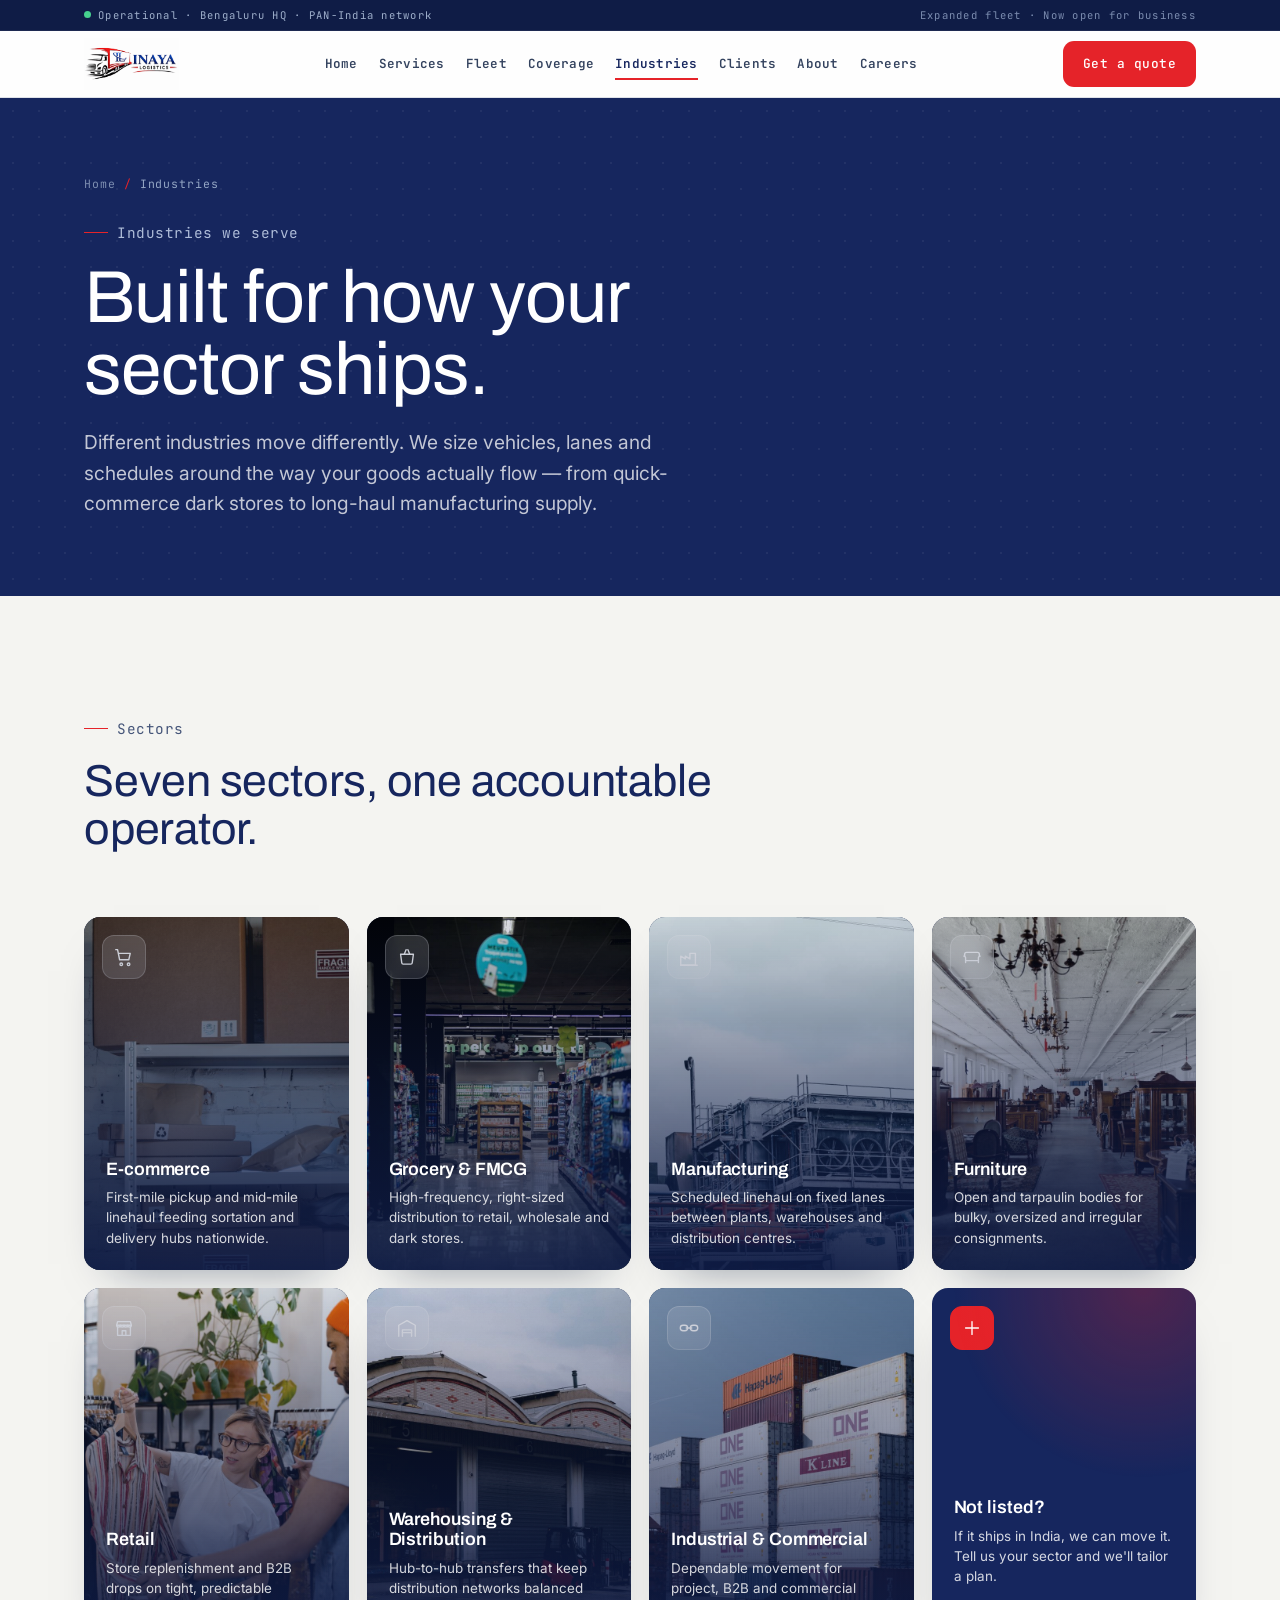
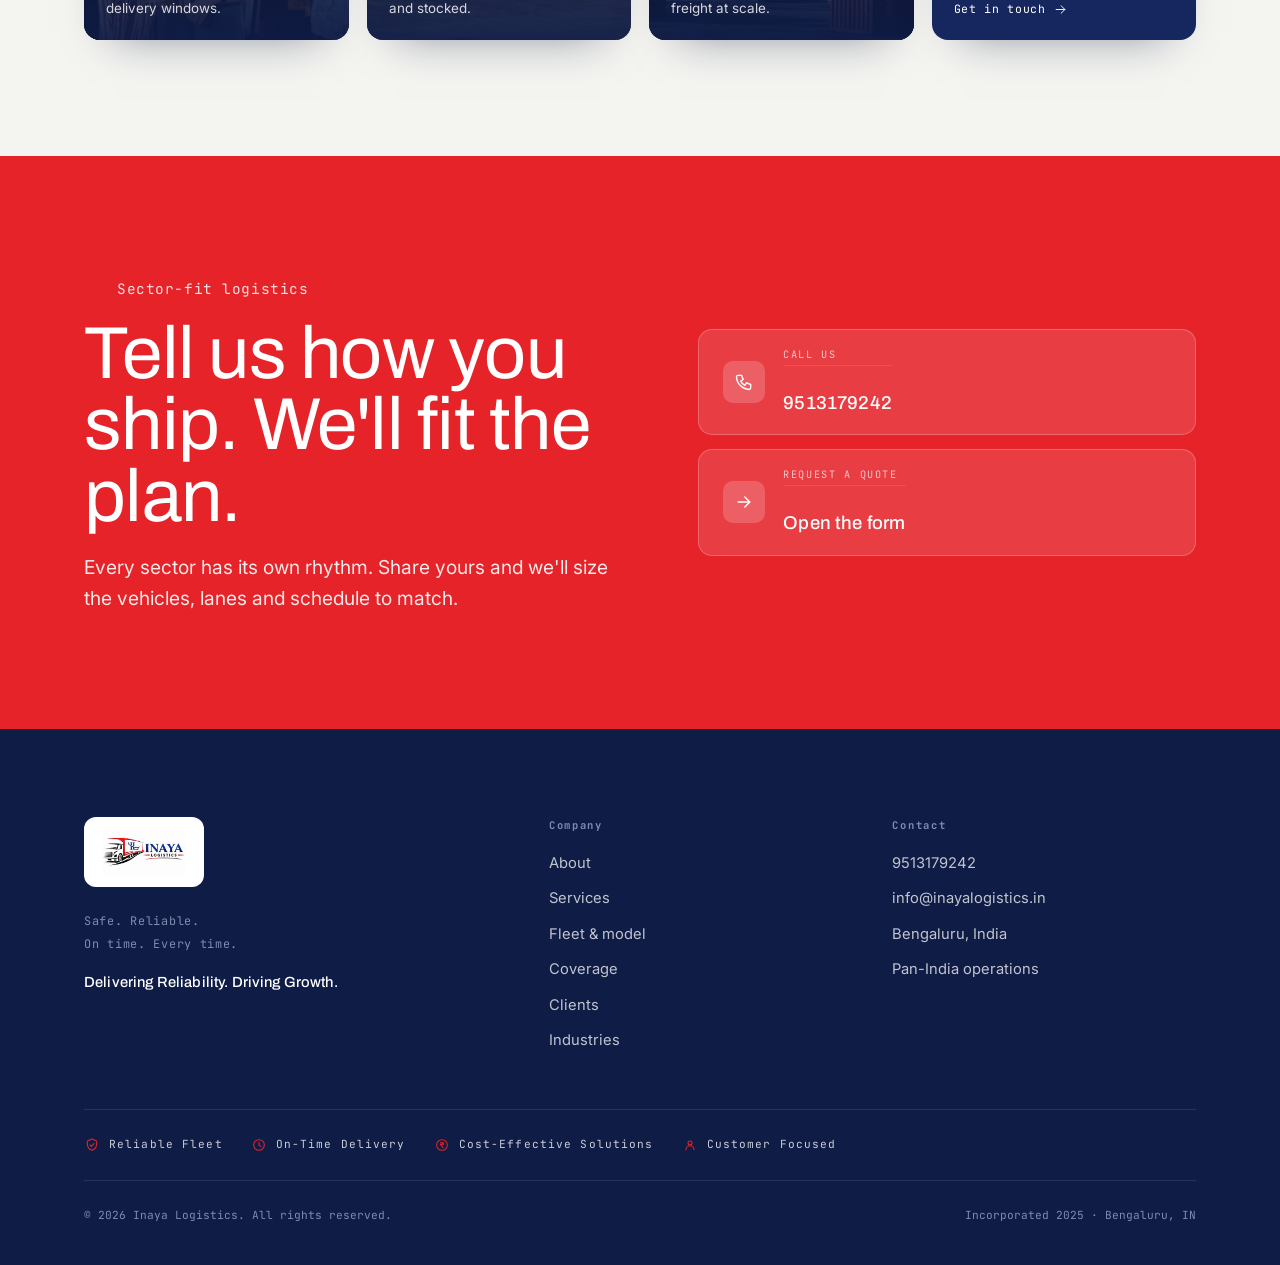
<file: industries.html>
<!doctype html>
<html lang="en">
<head>
<meta charset="utf-8" />
<meta name="viewport" content="width=device-width, initial-scale=1" />
<title>Industries we serve | Inaya Logistics</title>
<meta name="description" content="Built for how your sector ships — e-commerce, grocery & FMCG, manufacturing, furniture, retail, warehousing & distribution, and industrial supply chains." />
<meta name="theme-color" content="#16265E" />
<meta property="og:type" content="website" />
<meta property="og:site_name" content="Inaya Logistics" />
<meta property="og:title" content="Industries we serve | Inaya Logistics" />
<meta property="og:description" content="Logistics built around how each sector ships across India." />
<meta property="og:image" content="https://inayalogistics.in/assets/img/og-logo.jpg" />
<meta property="og:image:width" content="1200" />
<meta property="og:image:height" content="658" />
<meta property="og:image:alt" content="Inaya Logistics" />
<meta property="og:locale" content="en_IN" />
<link rel="canonical" href="https://inayalogistics.in/industries.html" />
<meta property="og:url" content="https://inayalogistics.in/industries.html" />
<meta name="twitter:card" content="summary_large_image" />
<meta name="twitter:image" content="https://inayalogistics.in/assets/img/og-logo.jpg" />
<link rel="icon" type="image/png" sizes="32x32" href="assets/img/favicon-32.png" />
<link rel="icon" type="image/png" sizes="16x16" href="assets/img/favicon-16.png" />
<link rel="icon" type="image/svg+xml" href="assets/img/favicon.svg" />
<link rel="apple-touch-icon" href="assets/img/apple-touch-icon.png" />
<link rel="manifest" href="site.webmanifest" />
<link rel="preconnect" href="https://fonts.googleapis.com" />
<link rel="preconnect" href="https://fonts.gstatic.com" crossorigin />
<link href="https://fonts.googleapis.com/css2?family=Archivo:wght@400;500;600;700&family=Inter:wght@400;500;600&family=JetBrains+Mono:wght@400;500;600&display=swap" rel="stylesheet" />
<link rel="stylesheet" href="assets/css/site.css?v=18" />
<script type="application/ld+json">
{
  "@context": "https://schema.org",
  "@type": "BreadcrumbList",
  "itemListElement": [
    {
      "@type": "ListItem",
      "position": 1,
      "name": "Home",
      "item": "https://inayalogistics.in/"
    },
    {
      "@type": "ListItem",
      "position": 2,
      "name": "Industries",
      "item": "https://inayalogistics.in/industries.html"
    }
  ]
}
</script>
</head>
<body>
<a class="skip-link" href="#main">Skip to content</a>

<header class="site">
  <div class="ribbon">
    <div class="wrap">
      <span class="live"><span class="dot"></span>Operational · Bengaluru HQ · PAN-India network</span>
      <span class="r-right">Expanded fleet · Now open for business</span>
    </div>
  </div>
  <nav class="nav" id="nav">
    <div class="wrap">
      <a class="brand" href="index.html" aria-label="Inaya Logistics home">
        <img class="inaya-logo" src="assets/img/logo.png" alt="Inaya Logistics" width="600" height="329" />
      </a>
      <div class="nav-links">
        <a href="index.html">Home</a>
        <a href="services.html">Services</a>
        <a href="fleet.html">Fleet</a>
        <a href="coverage.html">Coverage</a>
        <a href="industries.html" class="active">Industries</a>
        <a href="clients.html">Clients</a>
        <a href="about.html">About</a>
        <a href="careers.html">Careers</a>
      </div>
      <div class="nav-cta">
        <a class="btn btn-red" href="contact.html#quote">Get a quote</a>
        <button class="burger" id="burger" aria-label="Open menu" aria-expanded="false" aria-controls="mobileMenu"><span></span></button>
      </div>
    </div>
  </nav>
  <div class="mobile-menu" id="mobileMenu">
    <div class="wrap">
      <a href="index.html">Home</a>
      <a href="services.html">Services</a>
      <a href="fleet.html">Fleet</a>
      <a href="coverage.html">Coverage</a>
      <a href="industries.html">Industries</a>
      <a href="clients.html">Clients</a>
      <a href="about.html">About</a>
      <a href="careers.html">Careers</a>
      <a href="contact.html#quote">Contact</a>
      <a class="btn btn-red" href="contact.html#quote">Get a quote</a>
    </div>
  </div>
</header>

<main id="main" tabindex="-1">

<section class="bg-navy grid-bg page-hero">
  <div class="wrap">
    <div class="crumbs"><a href="index.html">Home</a><span class="sep">/</span><span>Industries</span></div>
    <span class="eyebrow">Industries we serve</span>
    <h1 class="h-xl" style="color:#fff">Built for how your sector ships.</h1>
    <p class="lede">Different industries move differently. We size vehicles, lanes and schedules around the way your goods actually flow — from quick-commerce dark stores to long-haul manufacturing supply.</p>
  </div>
</section>

<!-- INDUSTRY DETAIL GRID -->
<section class="bg-paper section">
  <div class="wrap">
    <div class="sec-head reveal">
      <span class="eyebrow">Sectors</span>
      <h2 class="h-lg">Seven sectors, one accountable operator.</h2>
    </div>
    <div class="ind-photo-grid">
      <article class="ind-card reveal">
        <img src="assets/img/ind-ecommerce.jpg" alt="E-commerce parcels on warehouse shelving" width="720" height="900" loading="lazy" decoding="async">
        <span class="ind-card-ic"><svg viewBox="0 0 24 24" fill="none" stroke="currentColor" stroke-width="1.5" stroke-linecap="round" stroke-linejoin="round"><circle cx="9" cy="20" r="1.4"/><circle cx="17" cy="20" r="1.4"/><path d="M3 4h2l2.2 11h10l1.6-7H6.2"/></svg></span>
        <div class="ind-card-body">
          <h3>E-commerce</h3>
          <p>First-mile pickup and mid-mile linehaul feeding sortation and delivery hubs nationwide.</p>
        </div>
      </article>
      <article class="ind-card reveal" style="transition-delay:.05s">
        <img src="assets/img/ind-grocery.jpg" alt="Supermarket grocery aisle" width="720" height="900" loading="lazy" decoding="async">
        <span class="ind-card-ic"><svg viewBox="0 0 24 24" fill="none" stroke="currentColor" stroke-width="1.5" stroke-linecap="round" stroke-linejoin="round"><path d="M5 9h14l-1.3 9.5a1.5 1.5 0 0 1-1.5 1.3H7.8a1.5 1.5 0 0 1-1.5-1.3z"/><path d="M9 9 11 4M15 9 13 4"/></svg></span>
        <div class="ind-card-body">
          <h3>Grocery &amp; FMCG</h3>
          <p>High-frequency, right-sized distribution to retail, wholesale and dark stores.</p>
        </div>
      </article>
      <article class="ind-card reveal" style="transition-delay:.10s">
        <img src="assets/img/ind-manufacturing.jpg" alt="Industrial manufacturing plant" width="720" height="900" loading="lazy" decoding="async">
        <span class="ind-card-ic"><svg viewBox="0 0 24 24" fill="none" stroke="currentColor" stroke-width="1.5" stroke-linecap="round" stroke-linejoin="round"><path d="M3 21V11l5 3V11l5 3V8l6 0v13z"/><path d="M3 21h18"/></svg></span>
        <div class="ind-card-body">
          <h3>Manufacturing</h3>
          <p>Scheduled linehaul on fixed lanes between plants, warehouses and distribution centres.</p>
        </div>
      </article>
      <article class="ind-card reveal">
        <img src="assets/img/ind-furniture.jpg" alt="Furniture showroom and storage" width="720" height="900" loading="lazy" decoding="async">
        <span class="ind-card-ic"><svg viewBox="0 0 24 24" fill="none" stroke="currentColor" stroke-width="1.5" stroke-linecap="round" stroke-linejoin="round"><path d="M4 11V9a2 2 0 0 1 2-2h12a2 2 0 0 1 2 2v2"/><path d="M3 11a2 2 0 0 1 2 2v3h14v-3a2 2 0 0 1 2-2"/><path d="M5 16v2M19 16v2"/></svg></span>
        <div class="ind-card-body">
          <h3>Furniture</h3>
          <p>Open and tarpaulin bodies for bulky, oversized and irregular consignments.</p>
        </div>
      </article>
      <article class="ind-card reveal" style="transition-delay:.05s">
        <img src="assets/img/ind-retail.jpg" alt="Customers in a retail store" width="720" height="900" loading="lazy" decoding="async">
        <span class="ind-card-ic"><svg viewBox="0 0 24 24" fill="none" stroke="currentColor" stroke-width="1.5" stroke-linecap="round" stroke-linejoin="round"><path d="M4 9l1-4h14l1 4"/><path d="M5 9h14v11H5z"/><path d="M4 9a2 2 0 0 0 4 0 2 2 0 0 0 4 0 2 2 0 0 0 4 0 2 2 0 0 0 4 0"/><path d="M10 20v-5h4v5"/></svg></span>
        <div class="ind-card-body">
          <h3>Retail</h3>
          <p>Store replenishment and B2B drops on tight, predictable delivery windows.</p>
        </div>
      </article>
      <article class="ind-card reveal" style="transition-delay:.10s">
        <img src="assets/img/ind-warehousing.jpg" alt="Warehouse loading docks with forklift" width="720" height="900" loading="lazy" decoding="async">
        <span class="ind-card-ic"><svg viewBox="0 0 24 24" fill="none" stroke="currentColor" stroke-width="1.5" stroke-linecap="round" stroke-linejoin="round"><path d="M3 21V9l9-5 9 5v12"/><path d="M7 21v-7h10v7"/><path d="M7 17h10"/></svg></span>
        <div class="ind-card-body">
          <h3>Warehousing &amp; Distribution</h3>
          <p>Hub-to-hub transfers that keep distribution networks balanced and stocked.</p>
        </div>
      </article>
      <article class="ind-card reveal">
        <img src="assets/img/ind-industrial.jpg" alt="Stacked cargo containers in a yard" width="720" height="900" loading="lazy" decoding="async">
        <span class="ind-card-ic"><svg viewBox="0 0 24 24" fill="none" stroke="currentColor" stroke-width="1.5" stroke-linecap="round" stroke-linejoin="round"><rect x="2.5" y="9" width="8" height="6" rx="3"/><rect x="13.5" y="9" width="8" height="6" rx="3"/><path d="M9 12h6"/></svg></span>
        <div class="ind-card-body">
          <h3>Industrial &amp; Commercial</h3>
          <p>Dependable movement for project, B2B and commercial freight at scale.</p>
        </div>
      </article>
      <a class="ind-card ind-card--cta reveal" href="contact.html#quote">
        <span class="ind-card-ic"><svg viewBox="0 0 24 24" fill="none" stroke="currentColor" stroke-width="1.5" stroke-linecap="round" stroke-linejoin="round"><path d="M12 5v14M5 12h14"/></svg></span>
        <div class="ind-card-body">
          <h3>Not listed?</h3>
          <p>If it ships in India, we can move it. Tell us your sector and we'll tailor a plan.</p>
          <span class="arrow">Get in touch <svg viewBox="0 0 24 24" fill="none" stroke="currentColor" stroke-width="1.5" stroke-linecap="round" stroke-linejoin="round"><path d="M5 12h14M13 6l6 6-6 6"/></svg></span>
        </div>
      </a>
    </div>
  </div>
</section>

<!-- CTA -->
<section class="bg-red section">
  <div class="wrap">
    <div class="cta-grid">
      <div class="cta-copy reveal">
        <span class="eyebrow" style="color:rgba(255,255,255,.85)">Sector-fit logistics</span>
        <h2 class="h-xl" style="margin-top:18px">Tell us how you ship. We'll fit the plan.</h2>
        <p>Every sector has its own rhythm. Share yours and we'll size the vehicles, lanes and schedule to match.</p>
      </div>
      <div class="reveal" style="display:flex;flex-direction:column;gap:14px;align-self:center">
        <a class="cc" href="tel:+919513179242">
          <span class="cci"><svg viewBox="0 0 24 24" fill="none" stroke="currentColor" stroke-width="1.7" stroke-linecap="round" stroke-linejoin="round"><path d="M5 4h4l2 5-3 2a12 12 0 0 0 5 5l2-3 5 2v4a2 2 0 0 1-2 2A16 16 0 0 1 3 6a2 2 0 0 1 2-2z"/></svg></span>
          <span><span class="lab">Call us</span><span class="val">9513179242</span></span>
        </a>
        <a class="cc" href="contact.html#quote">
          <span class="cci"><svg viewBox="0 0 24 24" fill="none" stroke="currentColor" stroke-width="1.7" stroke-linecap="round" stroke-linejoin="round"><path d="M5 12h14M13 6l6 6-6 6"/></svg></span>
          <span><span class="lab">Request a quote</span><span class="val">Open the form</span></span>
        </a>
      </div>
    </div>
  </div>
</section>

</main>

<footer class="site bg-deep">
  <div class="wrap">
    <div class="foot-top">
      <div class="foot-brand">
        <span class="foot-logo-wrap">
          <img class="inaya-logo" src="assets/img/logo.png" alt="Inaya Logistics" width="600" height="329" />
        </span>
        <p class="foot-tag">Safe. Reliable.<br>On time. Every time.</p>
        <p class="foot-signoff">Delivering Reliability. Driving Growth.</p>
      </div>
      <div class="foot-col">
        <h3>Company</h3>
        <a href="about.html">About</a>
        <a href="services.html">Services</a>
        <a href="fleet.html">Fleet &amp; model</a>
        <a href="coverage.html">Coverage</a>
        <a href="clients.html">Clients</a>
        <a href="industries.html">Industries</a>
      </div>
      <div class="foot-col">
        <h3>Contact</h3>
        <a href="tel:+919513179242">9513179242</a>
        <a href="mailto:info@inayalogistics.in">info@inayalogistics.in</a>
        <p>Bengaluru, India</p>
        <p>Pan-India operations</p>
      </div>
    </div>
    <div class="badges">
      <span class="badge"><svg viewBox="0 0 24 24" fill="none" stroke="currentColor" stroke-width="1.6" stroke-linecap="round" stroke-linejoin="round"><path d="M12 3l7 3v5c0 4.5-3 7.5-7 9-4-1.5-7-4.5-7-9V6z"/><path d="M9 12l2 2 4-4"/></svg>Reliable Fleet</span>
      <span class="badge"><svg viewBox="0 0 24 24" fill="none" stroke="currentColor" stroke-width="1.6" stroke-linecap="round" stroke-linejoin="round"><circle cx="12" cy="12" r="8"/><path d="M12 8v4l3 2"/></svg>On-Time Delivery</span>
      <span class="badge"><svg viewBox="0 0 24 24" fill="none" stroke="currentColor" stroke-width="1.6" stroke-linecap="round" stroke-linejoin="round"><circle cx="12" cy="12" r="8"/><path d="M9.5 8.5h5M9.5 11h5M13.5 8.5c.6 2-1 3-3.5 3l3.5 4.5"/></svg>Cost-Effective Solutions</span>
      <span class="badge"><svg viewBox="0 0 24 24" fill="none" stroke="currentColor" stroke-width="1.6" stroke-linecap="round" stroke-linejoin="round"><circle cx="12" cy="9" r="3"/><path d="M6 19a6 6 0 0 1 12 0"/></svg>Customer Focused</span>
    </div>
    <div class="foot-bot">
      <span>© 2026 Inaya Logistics. All rights reserved.</span>
      <span>Incorporated 2025 · Bengaluru, IN</span>
    </div>
  </div>
</footer>

<!-- ================= STICKY QUOTE BAR ================= -->
<div class="quotebar" id="quotebar" role="complementary" aria-label="Quick quote">
  <span class="qb-txt">Need transportation across India?</span>
  <a class="btn btn-red" href="contact.html#quote">Get a quote
    <svg viewBox="0 0 24 24" fill="none" stroke="currentColor" stroke-width="2" stroke-linecap="round" stroke-linejoin="round"><path d="M5 12h14M13 6l6 6-6 6"/></svg>
  </a>
</div>

<script src="assets/js/vendor/gsap.min.js" defer></script>
<script src="assets/js/vendor/ScrollTrigger.min.js" defer></script>
<script src="assets/js/vendor/lenis.min.js" defer></script>
<script src="assets/js/motion.js?v=6" defer></script>
<script src="assets/js/site.js?v=17" defer></script>
</body>
</html>
</file>
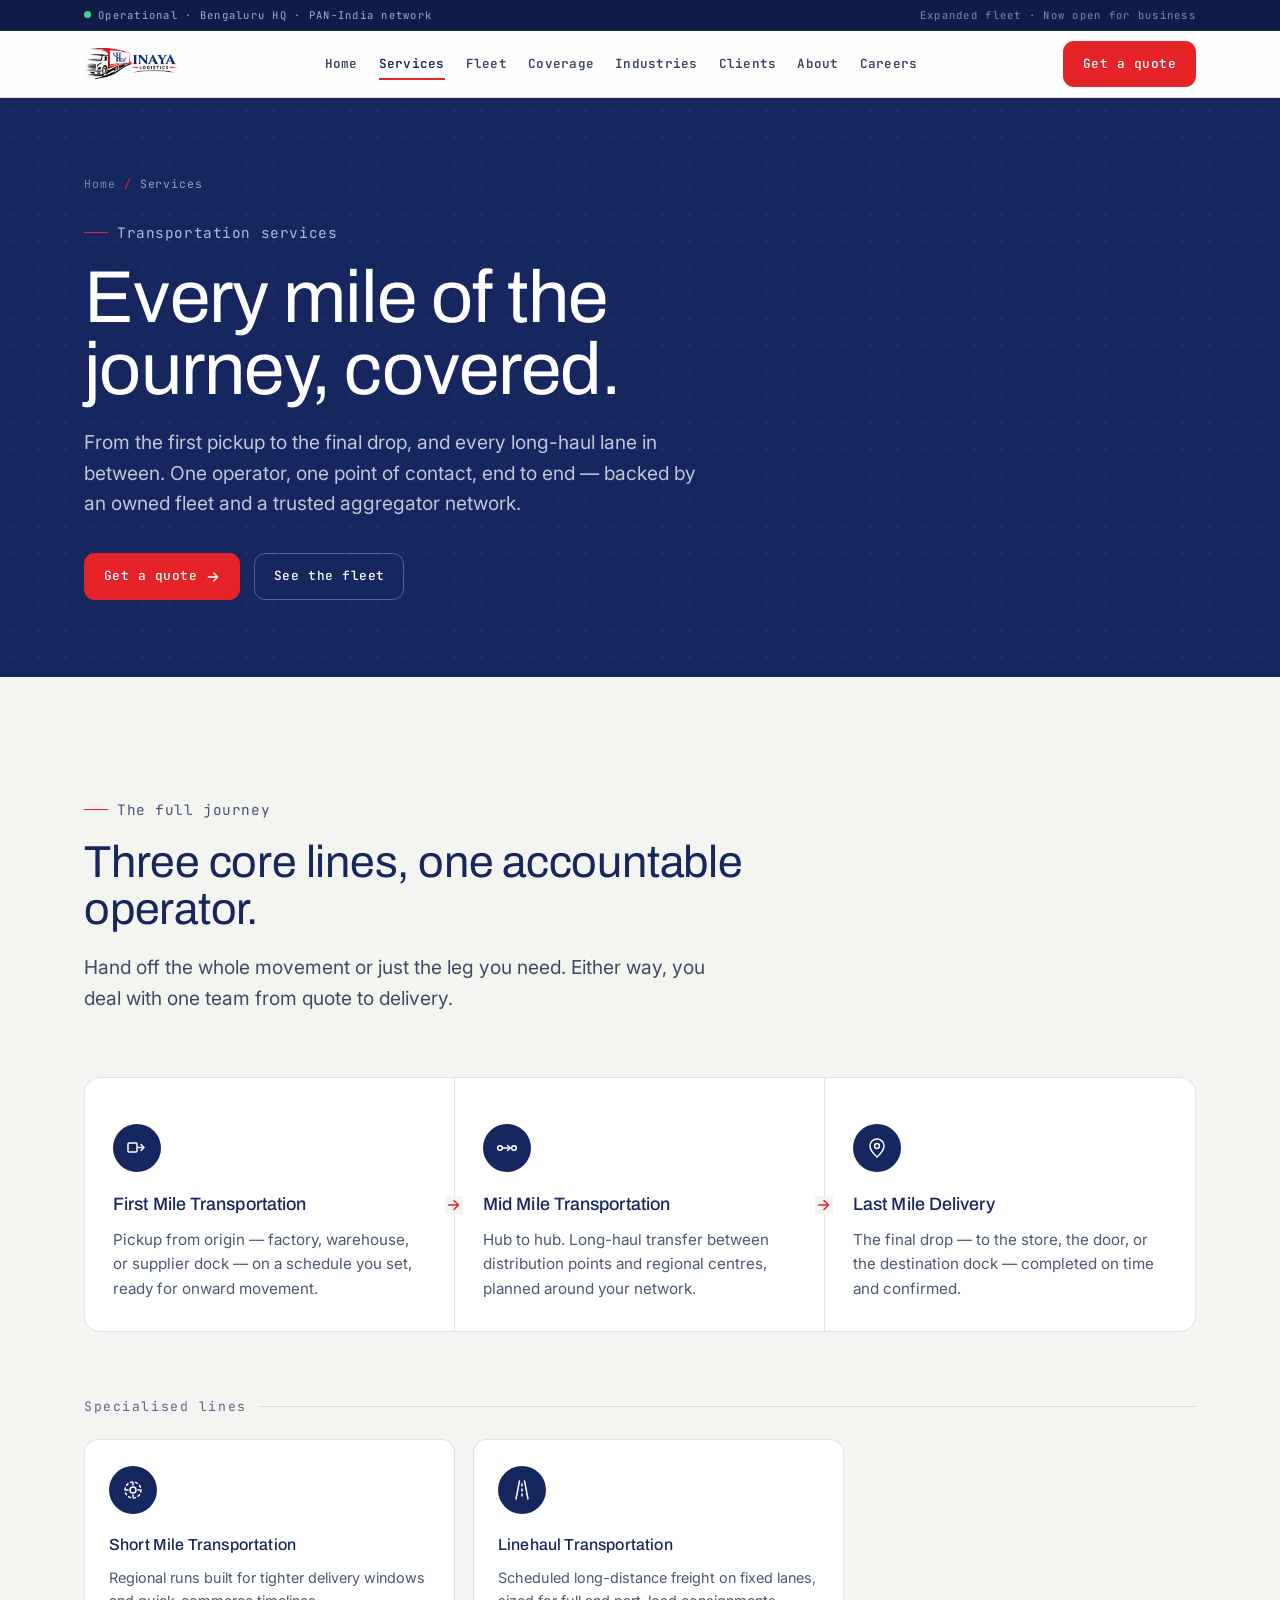
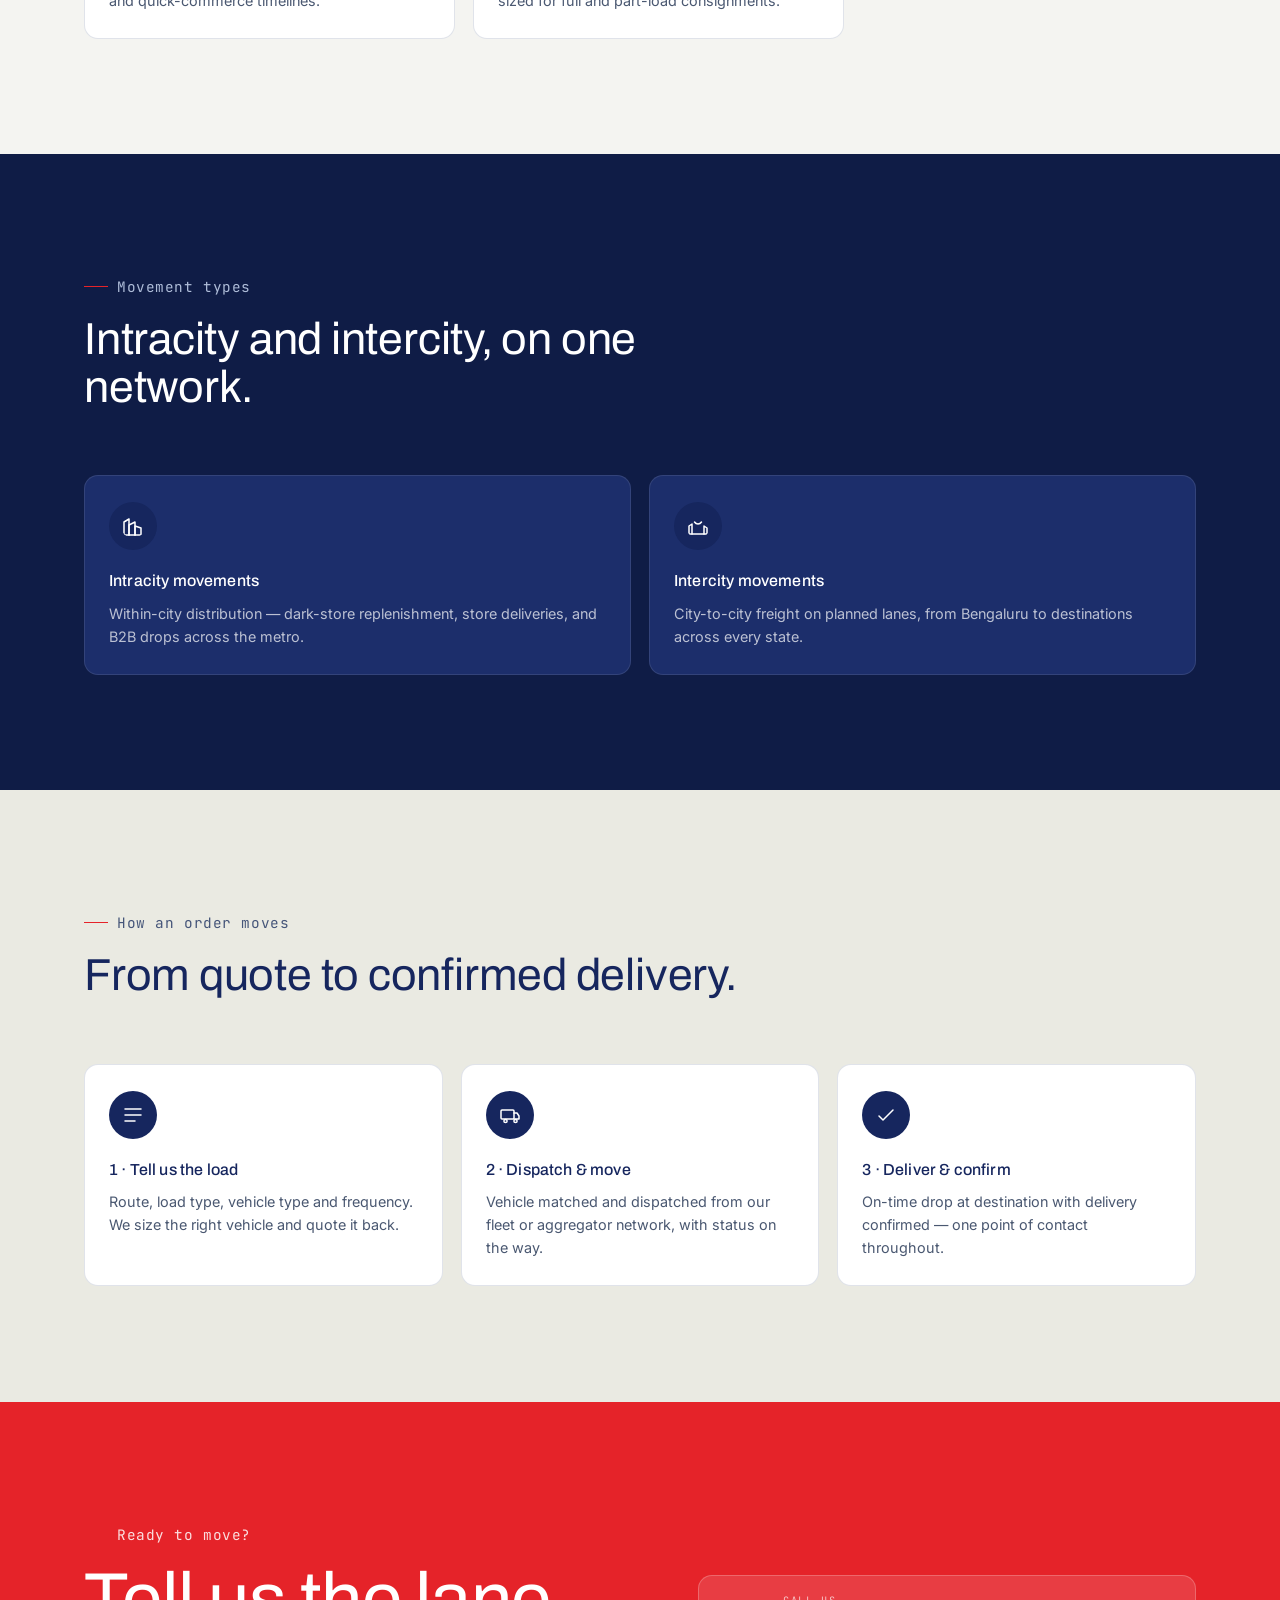
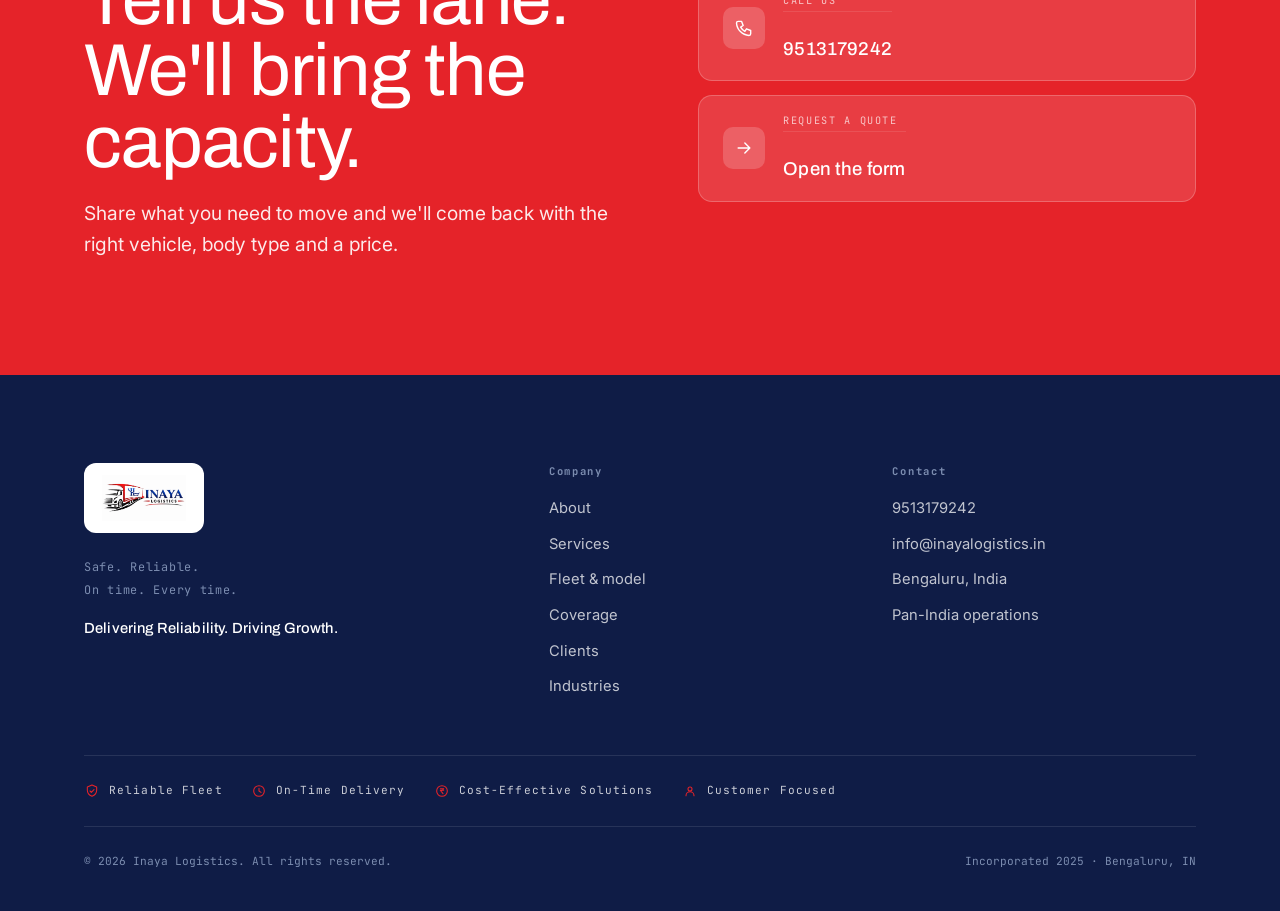
<file: services.html>
<!doctype html>
<html lang="en">
<head>
<meta charset="utf-8" />
<meta name="viewport" content="width=device-width, initial-scale=1" />
<title>Services | Inaya Logistics — First, mid & last-mile transport across India</title>
<meta name="description" content="First mile, mid mile, last mile, short mile and linehaul transportation from Bengaluru across India. One operator, one point of contact, end to end." />
<meta name="theme-color" content="#16265E" />
<meta property="og:type" content="website" />
<meta property="og:site_name" content="Inaya Logistics" />
<meta property="og:title" content="Services | Inaya Logistics" />
<meta property="og:description" content="First mile, mid mile, last mile, short mile and linehaul transportation across India." />
<meta property="og:image" content="https://inayalogistics.in/assets/img/og-logo.jpg" />
<meta property="og:image:width" content="1200" />
<meta property="og:image:height" content="658" />
<meta property="og:image:alt" content="Inaya Logistics" />
<meta property="og:locale" content="en_IN" />
<link rel="canonical" href="https://inayalogistics.in/services.html" />
<meta property="og:url" content="https://inayalogistics.in/services.html" />
<meta name="twitter:card" content="summary_large_image" />
<meta name="twitter:image" content="https://inayalogistics.in/assets/img/og-logo.jpg" />
<link rel="icon" type="image/png" sizes="32x32" href="assets/img/favicon-32.png" />
<link rel="icon" type="image/png" sizes="16x16" href="assets/img/favicon-16.png" />
<link rel="icon" type="image/svg+xml" href="assets/img/favicon.svg" />
<link rel="apple-touch-icon" href="assets/img/apple-touch-icon.png" />
<link rel="manifest" href="site.webmanifest" />
<link rel="preconnect" href="https://fonts.googleapis.com" />
<link rel="preconnect" href="https://fonts.gstatic.com" crossorigin />
<link href="https://fonts.googleapis.com/css2?family=Archivo:wght@400;500;600;700&family=Inter:wght@400;500;600&family=JetBrains+Mono:wght@400;500;600&display=swap" rel="stylesheet" />
<link rel="stylesheet" href="assets/css/site.css?v=18" />
<script type="application/ld+json">
{
  "@context": "https://schema.org",
  "@type": "BreadcrumbList",
  "itemListElement": [
    {
      "@type": "ListItem",
      "position": 1,
      "name": "Home",
      "item": "https://inayalogistics.in/"
    },
    {
      "@type": "ListItem",
      "position": 2,
      "name": "Services",
      "item": "https://inayalogistics.in/services.html"
    }
  ]
}
</script>
</head>
<body>
<a class="skip-link" href="#main">Skip to content</a>

<header class="site">
  <div class="ribbon">
    <div class="wrap">
      <span class="live"><span class="dot"></span>Operational · Bengaluru HQ · PAN-India network</span>
      <span class="r-right">Expanded fleet · Now open for business</span>
    </div>
  </div>
  <nav class="nav" id="nav">
    <div class="wrap">
      <a class="brand" href="index.html" aria-label="Inaya Logistics home">
        <img class="inaya-logo" src="assets/img/logo.png" alt="Inaya Logistics" width="600" height="329" />
      </a>
      <div class="nav-links">
        <a href="index.html">Home</a>
        <a href="services.html" class="active">Services</a>
        <a href="fleet.html">Fleet</a>
        <a href="coverage.html">Coverage</a>
        <a href="industries.html">Industries</a>
        <a href="clients.html">Clients</a>
        <a href="about.html">About</a>
        <a href="careers.html">Careers</a>
      </div>
      <div class="nav-cta">
        <a class="btn btn-red" href="contact.html#quote">Get a quote</a>
        <button class="burger" id="burger" aria-label="Open menu" aria-expanded="false" aria-controls="mobileMenu"><span></span></button>
      </div>
    </div>
  </nav>
  <div class="mobile-menu" id="mobileMenu">
    <div class="wrap">
      <a href="index.html">Home</a>
      <a href="services.html">Services</a>
      <a href="fleet.html">Fleet</a>
      <a href="coverage.html">Coverage</a>
      <a href="industries.html">Industries</a>
      <a href="clients.html">Clients</a>
      <a href="about.html">About</a>
      <a href="careers.html">Careers</a>
      <a href="contact.html#quote">Contact</a>
      <a class="btn btn-red" href="contact.html#quote">Get a quote</a>
    </div>
  </div>
</header>

<main id="main" tabindex="-1">

<!-- PAGE HERO -->
<section class="bg-navy grid-bg page-hero">
  <div class="wrap">
    <div class="crumbs"><a href="index.html">Home</a><span class="sep">/</span><span>Services</span></div>
    <span class="eyebrow">Transportation services</span>
    <h1 class="h-xl" style="color:#fff">Every mile of the journey, covered.</h1>
    <p class="lede">From the first pickup to the final drop, and every long-haul lane in between. One operator, one point of contact, end to end — backed by an owned fleet and a trusted aggregator network.</p>
    <div class="hero-actions">
      <a class="btn btn-red" href="contact.html#quote">Get a quote
        <svg viewBox="0 0 24 24" fill="none" stroke="currentColor" stroke-width="2" stroke-linecap="round" stroke-linejoin="round"><path d="M5 12h14M13 6l6 6-6 6"/></svg>
      </a>
      <a class="btn btn-ghost" href="fleet.html">See the fleet</a>
    </div>
  </div>
</section>

<!-- THE FULL JOURNEY -->
<section class="bg-paper section">
  <div class="wrap">
    <div class="sec-head reveal">
      <span class="eyebrow">The full journey</span>
      <h2 class="h-lg">Three core lines, one accountable operator.</h2>
      <p class="lede">Hand off the whole movement or just the leg you need. Either way, you deal with one team from quote to delivery.</p>
    </div>
    <div class="journey reveal">
      <div class="jstep">
        <svg class="jicon" viewBox="0 0 24 24" fill="none" stroke="currentColor" stroke-width="1.5" stroke-linecap="round" stroke-linejoin="round"><rect x="3" y="7" width="9" height="9" rx="1"/><path d="M13 11.5h4"/><path d="M16 8.5l3 3-3 3"/></svg>
        <h3>First Mile Transportation</h3>
        <p>Pickup from origin — factory, warehouse, or supplier dock — on a schedule you set, ready for onward movement.</p>
        <span class="jarrow"><svg viewBox="0 0 24 24" fill="none" stroke="currentColor" stroke-width="2" stroke-linecap="round" stroke-linejoin="round"><path d="M5 12h12M12 6l6 6-6 6"/></svg></span>
      </div>
      <div class="jstep">
        <svg class="jicon" viewBox="0 0 24 24" fill="none" stroke="currentColor" stroke-width="1.5" stroke-linecap="round" stroke-linejoin="round"><circle cx="5" cy="12" r="2.3"/><circle cx="19" cy="12" r="2.3"/><path d="M7.3 12h6"/><path d="M12.5 9.5l3 2.5-3 2.5"/></svg>
        <h3>Mid Mile Transportation</h3>
        <p>Hub to hub. Long-haul transfer between distribution points and regional centres, planned around your network.</p>
        <span class="jarrow"><svg viewBox="0 0 24 24" fill="none" stroke="currentColor" stroke-width="2" stroke-linecap="round" stroke-linejoin="round"><path d="M5 12h12M12 6l6 6-6 6"/></svg></span>
      </div>
      <div class="jstep">
        <svg class="jicon" viewBox="0 0 24 24" fill="none" stroke="currentColor" stroke-width="1.5" stroke-linecap="round" stroke-linejoin="round"><path d="M12 21s7-6.2 7-11a7 7 0 1 0-14 0c0 4.8 7 11 7 11z"/><circle cx="12" cy="10" r="2.4"/></svg>
        <h3>Last Mile Delivery</h3>
        <p>The final drop — to the store, the door, or the destination dock — completed on time and confirmed.</p>
      </div>
    </div>

    <div class="cluster-label reveal" style="margin-top:clamp(44px,5vw,64px)">Specialised lines</div>
    <div class="mode-grid mode-grid--2">
      <div class="mode reveal">
        <svg class="micon" viewBox="0 0 24 24" fill="none" stroke="currentColor" stroke-width="1.5" stroke-linecap="round" stroke-linejoin="round"><circle cx="12" cy="12" r="3"/><path d="M12 5v2M12 17v2M5 12h2M17 12h2"/><circle cx="12" cy="12" r="8" stroke-dasharray="2 3"/></svg>
        <h3>Short Mile Transportation</h3>
        <p>Regional runs built for tighter delivery windows and quick-commerce timelines.</p>
      </div>
      <div class="mode reveal" style="transition-delay:.08s">
        <svg class="micon" viewBox="0 0 24 24" fill="none" stroke="currentColor" stroke-width="1.5" stroke-linecap="round" stroke-linejoin="round"><path d="M6 21l3.5-18M18 21l-3.5-18"/><path d="M12 6v2M12 11v2M12 16v2"/></svg>
        <h3>Linehaul Transportation</h3>
        <p>Scheduled long-distance freight on fixed lanes, sized for full and part-load consignments.</p>
      </div>
    </div>
  </div>
</section>

<!-- MOVEMENT TYPES -->
<section class="bg-deep section">
  <div class="wrap">
    <div class="sec-head reveal">
      <span class="eyebrow">Movement types</span>
      <h2 class="h-lg" style="color:#fff">Intracity and intercity, on one network.</h2>
    </div>
    <div class="mode-grid mode-grid--2" style="max-width:none">
      <div class="mode reveal" style="background:var(--console);border-color:var(--line-d)">
        <svg class="micon" viewBox="0 0 24 24" fill="none" stroke="currentColor" stroke-width="1.5" stroke-linecap="round" stroke-linejoin="round"><path d="M3 21V8l5-3v16"/><path d="M8 21V11l6-3v13"/><path d="M14 21V12l6 2v7"/><path d="M3 21h18"/></svg>
        <h3 style="color:#fff">Intracity movements</h3>
        <p style="color:rgba(255,255,255,.7)">Within-city distribution — dark-store replenishment, store deliveries, and B2B drops across the metro.</p>
      </div>
      <div class="mode reveal" style="transition-delay:.08s;background:var(--console);border-color:var(--line-d)">
        <svg class="micon" viewBox="0 0 24 24" fill="none" stroke="currentColor" stroke-width="1.5" stroke-linecap="round" stroke-linejoin="round"><path d="M3 20V12l3-2v10"/><path d="M18 20V12l3 2v6"/><path d="M3 20h18"/><path d="M8.5 8c1.8 2.6 5.2 2.6 7 0"/></svg>
        <h3 style="color:#fff">Intercity movements</h3>
        <p style="color:rgba(255,255,255,.7)">City-to-city freight on planned lanes, from Bengaluru to destinations across every state.</p>
      </div>
    </div>
  </div>
</section>

<!-- HOW WE WORK -->
<section class="bg-paper-2 section">
  <div class="wrap">
    <div class="sec-head reveal">
      <span class="eyebrow">How an order moves</span>
      <h2 class="h-lg">From quote to confirmed delivery.</h2>
    </div>
    <div class="mode-grid mode-grid--3">
      <div class="mode reveal">
        <svg class="micon" viewBox="0 0 24 24" fill="none" stroke="currentColor" stroke-width="1.5" stroke-linecap="round" stroke-linejoin="round"><path d="M4 6h16M4 12h16M4 18h10"/></svg>
        <h3>1 · Tell us the load</h3>
        <p>Route, load type, vehicle type and frequency. We size the right vehicle and quote it back.</p>
      </div>
      <div class="mode reveal" style="transition-delay:.08s">
        <svg class="micon" viewBox="0 0 24 24" fill="none" stroke="currentColor" stroke-width="1.5" stroke-linecap="round" stroke-linejoin="round"><rect x="3" y="7" width="13" height="9" rx="1"/><path d="M16 10h3l2 3v3h-5"/><circle cx="7.5" cy="18" r="1.6"/><circle cx="17.5" cy="18" r="1.6"/></svg>
        <h3>2 · Dispatch &amp; move</h3>
        <p>Vehicle matched and dispatched from our fleet or aggregator network, with status on the way.</p>
      </div>
      <div class="mode reveal" style="transition-delay:.16s">
        <svg class="micon" viewBox="0 0 24 24" fill="none" stroke="currentColor" stroke-width="1.5" stroke-linecap="round" stroke-linejoin="round"><path d="M5 13l4 4 10-10"/></svg>
        <h3>3 · Deliver &amp; confirm</h3>
        <p>On-time drop at destination with delivery confirmed — one point of contact throughout.</p>
      </div>
    </div>
  </div>
</section>

<!-- CTA -->
<section class="bg-red section">
  <div class="wrap">
    <div class="cta-grid">
      <div class="cta-copy reveal">
        <span class="eyebrow" style="color:rgba(255,255,255,.85)">Ready to move?</span>
        <h2 class="h-xl" style="margin-top:18px">Tell us the lane. We'll bring the capacity.</h2>
        <p>Share what you need to move and we'll come back with the right vehicle, body type and a price.</p>
      </div>
      <div class="reveal" style="display:flex;flex-direction:column;gap:14px;align-self:center">
        <a class="cc" href="tel:+919513179242">
          <span class="cci"><svg viewBox="0 0 24 24" fill="none" stroke="currentColor" stroke-width="1.7" stroke-linecap="round" stroke-linejoin="round"><path d="M5 4h4l2 5-3 2a12 12 0 0 0 5 5l2-3 5 2v4a2 2 0 0 1-2 2A16 16 0 0 1 3 6a2 2 0 0 1 2-2z"/></svg></span>
          <span><span class="lab">Call us</span><span class="val">9513179242</span></span>
        </a>
        <a class="cc" href="contact.html#quote">
          <span class="cci"><svg viewBox="0 0 24 24" fill="none" stroke="currentColor" stroke-width="1.7" stroke-linecap="round" stroke-linejoin="round"><path d="M5 12h14M13 6l6 6-6 6"/></svg></span>
          <span><span class="lab">Request a quote</span><span class="val">Open the form</span></span>
        </a>
      </div>
    </div>
  </div>
</section>

</main>

<footer class="site bg-deep">
  <div class="wrap">
    <div class="foot-top">
      <div class="foot-brand">
        <span class="foot-logo-wrap">
          <img class="inaya-logo" src="assets/img/logo.png" alt="Inaya Logistics" width="600" height="329" />
        </span>
        <p class="foot-tag">Safe. Reliable.<br>On time. Every time.</p>
        <p class="foot-signoff">Delivering Reliability. Driving Growth.</p>
      </div>
      <div class="foot-col">
        <h3>Company</h3>
        <a href="about.html">About</a>
        <a href="services.html">Services</a>
        <a href="fleet.html">Fleet &amp; model</a>
        <a href="coverage.html">Coverage</a>
        <a href="clients.html">Clients</a>
        <a href="industries.html">Industries</a>
      </div>
      <div class="foot-col">
        <h3>Contact</h3>
        <a href="tel:+919513179242">9513179242</a>
        <a href="mailto:info@inayalogistics.in">info@inayalogistics.in</a>
        <p>Bengaluru, India</p>
        <p>Pan-India operations</p>
      </div>
    </div>
    <div class="badges">
      <span class="badge"><svg viewBox="0 0 24 24" fill="none" stroke="currentColor" stroke-width="1.6" stroke-linecap="round" stroke-linejoin="round"><path d="M12 3l7 3v5c0 4.5-3 7.5-7 9-4-1.5-7-4.5-7-9V6z"/><path d="M9 12l2 2 4-4"/></svg>Reliable Fleet</span>
      <span class="badge"><svg viewBox="0 0 24 24" fill="none" stroke="currentColor" stroke-width="1.6" stroke-linecap="round" stroke-linejoin="round"><circle cx="12" cy="12" r="8"/><path d="M12 8v4l3 2"/></svg>On-Time Delivery</span>
      <span class="badge"><svg viewBox="0 0 24 24" fill="none" stroke="currentColor" stroke-width="1.6" stroke-linecap="round" stroke-linejoin="round"><circle cx="12" cy="12" r="8"/><path d="M9.5 8.5h5M9.5 11h5M13.5 8.5c.6 2-1 3-3.5 3l3.5 4.5"/></svg>Cost-Effective Solutions</span>
      <span class="badge"><svg viewBox="0 0 24 24" fill="none" stroke="currentColor" stroke-width="1.6" stroke-linecap="round" stroke-linejoin="round"><circle cx="12" cy="9" r="3"/><path d="M6 19a6 6 0 0 1 12 0"/></svg>Customer Focused</span>
    </div>
    <div class="foot-bot">
      <span>© 2026 Inaya Logistics. All rights reserved.</span>
      <span>Incorporated 2025 · Bengaluru, IN</span>
    </div>
  </div>
</footer>

<!-- ================= STICKY QUOTE BAR ================= -->
<div class="quotebar" id="quotebar" role="complementary" aria-label="Quick quote">
  <span class="qb-txt">Need transportation across India?</span>
  <a class="btn btn-red" href="contact.html#quote">Get a quote
    <svg viewBox="0 0 24 24" fill="none" stroke="currentColor" stroke-width="2" stroke-linecap="round" stroke-linejoin="round"><path d="M5 12h14M13 6l6 6-6 6"/></svg>
  </a>
</div>

<script src="assets/js/vendor/gsap.min.js" defer></script>
<script src="assets/js/vendor/ScrollTrigger.min.js" defer></script>
<script src="assets/js/vendor/lenis.min.js" defer></script>
<script src="assets/js/motion.js?v=6" defer></script>
<script src="assets/js/site.js?v=17" defer></script>
</body>
</html>
</file>
<file: assets/css/site.css>
/* =====================================================================
   Inaya Logistics — shared site stylesheet
   Design system: "Option 2" (Editorial · Dark) — client-approved.
   Navy + signal red, Archivo / Inter / JetBrains Mono.
   ===================================================================== */

:root{
  --navy:#16265E;
  --navy-900:#0F1C46;
  --console:#1C2E6B;
  --console-2:#243A7E;
  --red:#E52329;
  --red-600:#c81d23;
  --paper:#F4F4F1;
  --paper-2:#EAEAE2;
  --steel:#7C8DB0;
  --steel-2:#5a6a8c;
  --ink:#16265E;
  --line-d:rgba(255,255,255,.10);
  --line-l:rgba(22,38,94,.13);
  --white:#ffffff;
  --maxw:1240px;
  --pad:clamp(20px,5vw,64px);
  --f-disp:'Archivo',system-ui,sans-serif;
  --f-body:'Inter',system-ui,sans-serif;
  --f-mono:'JetBrains Mono',ui-monospace,monospace;
}
*{box-sizing:border-box;margin:0;padding:0}
html{scroll-behavior:smooth;overflow-x:clip}
body{font-family:var(--f-body);color:var(--ink);background:var(--paper);-webkit-font-smoothing:antialiased;text-rendering:optimizeLegibility;line-height:1.6;overflow-x:hidden}
img,svg{display:block;max-width:100%}
a{color:inherit}
::selection{background:var(--red);color:#fff}

.skip-link{position:absolute;left:-9999px;top:0;z-index:200;background:var(--navy);color:#fff;font-family:var(--f-mono);font-size:.8rem;padding:12px 18px;border-radius:0 0 10px 0}
.skip-link:focus{left:0}

.wrap{max-width:var(--maxw);margin:0 auto;padding-left:var(--pad);padding-right:var(--pad)}
.section{padding-top:clamp(68px,9vw,128px);padding-bottom:clamp(68px,9vw,128px);scroll-margin-top:104px;position:relative}
.bg-navy{background:var(--navy);color:#fff}
.bg-paper{background:var(--paper)}
.bg-paper-2{background:var(--paper-2)}
.bg-red{background:var(--red);color:#fff}
.bg-deep{background:var(--navy-900);color:#fff}
.grid-bg{background-image:radial-gradient(rgba(255,255,255,.055) 1px,transparent 1px);background-size:26px 26px}

.eyebrow{font-family:var(--f-mono);font-size:.9rem;letter-spacing:.04em;text-transform:none;color:#aebcd8;display:inline-flex;align-items:center;gap:9px}
.bg-paper .eyebrow,.bg-paper-2 .eyebrow{color:#455579}
.eyebrow::before{content:"";width:24px;height:1px;background:var(--red);display:inline-block}

.h-xl{font-family:var(--f-disp);font-weight:400;font-size:clamp(2.3rem,6vw,4.6rem);line-height:.97;letter-spacing:-.01em;text-transform:none}
.h-lg{font-family:var(--f-disp);font-weight:400;font-size:clamp(1.75rem,3.9vw,2.8rem);line-height:1.06;letter-spacing:-.005em;text-transform:none}
.h-md{font-family:var(--f-disp);font-weight:500;font-size:clamp(1.15rem,2vw,1.4rem);line-height:1.15;letter-spacing:-.01em}
.lede{font-size:clamp(1.04rem,1.5vw,1.22rem);line-height:1.6;max-width:52ch;color:rgba(255,255,255,.74)}
.bg-paper .lede,.bg-paper-2 .lede{color:#3c4a63}
.red{color:var(--red)}
.muted{color:var(--steel)}

.btn{display:inline-flex;align-items:center;gap:.6em;font-family:var(--f-mono);font-size:.8rem;font-weight:500;letter-spacing:.04em;text-transform:none;padding:.95em 1.45em;border-radius:11px;text-decoration:none;border:1px solid transparent;cursor:pointer;transition:transform .25s ease,background .25s ease,border-color .25s ease,color .25s ease;white-space:nowrap}
.btn svg{width:16px;height:16px}
.btn-red{background:var(--red);color:#fff}
.btn-red:hover{background:#fff;color:var(--navy);transform:translateY(-2px)}
.btn-ghost{background:transparent;color:#fff;border-color:rgba(255,255,255,.28)}
.btn-ghost:hover{border-color:#fff;transform:translateY(-2px)}
.btn-dark{background:var(--navy);color:#fff}
.btn-dark:hover{background:var(--red);transform:translateY(-2px)}
.btn-light{background:#fff;color:var(--navy)}
.btn-light:hover{transform:translateY(-2px);background:var(--navy);color:#fff}

.reveal{opacity:0;transform:translateY(24px);transition:opacity .8s cubic-bezier(.2,.7,.2,1),transform .8s cubic-bezier(.2,.7,.2,1)}
.reveal.in{opacity:1;transform:none}

a:focus-visible,.btn:focus-visible,button:focus-visible,input:focus-visible,textarea:focus-visible{outline:2px solid var(--red);outline-offset:3px;border-radius:6px}
.bg-red a:focus-visible,.bg-red button:focus-visible,.bg-red input:focus-visible,.bg-red textarea:focus-visible{outline-color:var(--navy)}

/* ---------- header ---------- */
header.site{position:sticky;top:0;z-index:60}
.ribbon{background:var(--navy-900);color:#9fb0cc;font-family:var(--f-mono);font-size:.66rem;letter-spacing:.12em;border-bottom:1px solid rgba(255,255,255,.06)}
.ribbon .wrap{display:flex;justify-content:space-between;align-items:center;height:30px;gap:12px}
.ribbon .r-right{color:var(--steel)}
.ribbon .live{display:inline-flex;align-items:center;gap:7px}
.ribbon .dot{width:7px;height:7px;border-radius:50%;background:#46d18f;animation:live 1.8s infinite}
@keyframes live{0%{box-shadow:0 0 0 0 rgba(70,209,143,.55)}70%{box-shadow:0 0 0 6px rgba(70,209,143,0)}100%{box-shadow:0 0 0 0 rgba(70,209,143,0)}}

.nav{background:rgba(255,255,255,.9);backdrop-filter:blur(14px);border-bottom:1px solid var(--line-l);transition:background .3s,border-color .3s,box-shadow .3s}
.nav.scrolled{background:rgba(255,255,255,.97);box-shadow:0 10px 30px -20px rgba(22,38,94,.35)}
.nav .wrap{display:flex;align-items:center;justify-content:space-between;height:66px;gap:20px}
.brand{display:flex;align-items:center;gap:12px;text-decoration:none;color:var(--ink)}
.inaya-logo{display:block;height:52px;width:auto}
.brand .inaya-logo{height:52px}
.nav .wrap{min-height:66px}
.foot-logo-wrap{display:inline-block;background:#fff;border-radius:12px;padding:12px 18px}
.foot-logo-wrap .inaya-logo{height:46px}
.lg-word{font-family:var(--f-disp);font-weight:400;letter-spacing:.02em}
.nav-links{display:flex;align-items:center;gap:21px}
.nav-links a{font-family:var(--f-mono);font-size:.79rem;font-weight:600;letter-spacing:.02em;text-decoration:none;color:#33425e;transition:color .2s;position:relative}
.nav-links a::after{content:"";position:absolute;left:0;bottom:-6px;width:0;height:2px;background:var(--red);transition:width .25s ease}
.nav-links a:hover{color:var(--red)}
.nav-links a:hover::after{width:100%}
.nav-links a.active{color:var(--navy)}
.nav-links a.active::after{width:100%}
.nav-cta{display:flex;align-items:center;gap:14px}
.nav .btn-red:hover{background:var(--navy);color:#fff}
.burger{display:none;background:none;border:1px solid var(--line-l);border-radius:9px;width:42px;height:42px;cursor:pointer;align-items:center;justify-content:center}
.burger span{display:block;width:18px;height:2px;background:var(--navy);position:relative}
.burger span::before,.burger span::after{content:"";position:absolute;left:0;width:18px;height:2px;background:var(--navy)}
.burger span::before{top:-6px}.burger span::after{top:6px}
.mobile-menu{display:none;background:#fff;border-bottom:1px solid var(--line-l)}
.mobile-menu.open{display:block}
.mobile-menu .wrap{display:flex;flex-direction:column;padding-top:14px;padding-bottom:22px;gap:4px}
.mobile-menu a{font-family:var(--f-mono);font-size:.92rem;text-decoration:none;color:var(--navy);padding:13px 4px;border-bottom:1px solid var(--line-l)}
.mobile-menu .btn{margin-top:12px;justify-content:center}

/* ---------- hero ---------- */
.hero{padding-top:clamp(54px,7vw,92px);padding-bottom:0;position:relative;overflow:hidden}
.hero>.wrap{position:relative;z-index:2}
.hero-grid{display:grid;grid-template-columns:1.02fr .98fr;gap:clamp(34px,5vw,70px);align-items:center}
.hero-copy{max-width:600px}
.hero h1{margin:22px 0 0}
.hero h1 .l2{display:block;color:var(--red);background:linear-gradient(105deg,var(--red) 0%,var(--red) 42%,#ff9ea2 50%,var(--red) 58%,var(--red) 100%);background-size:230% 100%;-webkit-background-clip:text;background-clip:text;-webkit-text-fill-color:transparent;animation:heroshine 5s ease-in-out infinite}
@keyframes heroshine{0%{background-position:135% 0}55%{background-position:-135% 0}100%{background-position:-135% 0}}
.hero .lede{margin-top:24px}
.hero-actions{display:flex;flex-wrap:wrap;gap:14px;margin-top:34px}
.hero-meta{display:flex;flex-wrap:wrap;gap:26px;margin-top:38px;padding-top:26px;border-top:1px solid var(--line-d)}
.hero-meta .m{font-family:var(--f-mono)}
.hero-meta .m .k{display:block;font-size:1.5rem;color:#fff;font-weight:500}
.hero-meta .m .v{font-size:.72rem;letter-spacing:.1em;color:#93a5c4;text-transform:none;margin-top:3px}
.promise{display:inline-flex;align-items:center;gap:11px;font-family:var(--f-mono);font-size:.82rem;font-weight:600;letter-spacing:.09em;text-transform:none;color:#fff;background:rgba(255,255,255,.05);border:1px solid var(--line-d);border-radius:999px;padding:11px 20px;margin-bottom:18px}
.promise svg{width:18px;height:18px;color:var(--red);flex:0 0 18px}

/* dispatch board */
.board{background:linear-gradient(180deg,var(--console-2),var(--console));border:1px solid rgba(255,255,255,.1);border-radius:18px;padding:20px;font-family:var(--f-mono);box-shadow:0 40px 80px -38px rgba(0,0,0,.7);position:relative}
.board::after{content:"";position:absolute;inset:0;border-radius:18px;pointer-events:none;box-shadow:inset 0 1px 0 rgba(255,255,255,.06)}
.board-top{display:flex;justify-content:space-between;align-items:center;padding-bottom:15px;border-bottom:1px solid rgba(255,255,255,.08)}
.board-title{font-size:.7rem;letter-spacing:.18em;color:#a9b9d4;display:flex;align-items:center;gap:9px}
.board-title .ld{width:8px;height:8px;border-radius:50%;background:#46d18f;animation:live 1.8s infinite}
.board-clock{font-size:.7rem;color:#9db0d0;letter-spacing:.06em}
.board-cols{display:grid;grid-template-columns:1.5fr .7fr 1.05fr;gap:10px;font-size:.66rem;letter-spacing:.11em;color:#9db0d0;padding:13px 6px 5px}
.board-cols span:last-child{text-align:right}
.board-row{display:grid;grid-template-columns:1.5fr .7fr 1.05fr;gap:10px;align-items:center;padding:12px 6px;font-size:.82rem;color:#dbe4f2}
.board-row+.board-row{border-top:1px solid rgba(255,255,255,.05)}
.rc{color:#fff;letter-spacing:.01em}
.rc i{color:var(--red);font-style:normal;padding:0 5px}
.veh{color:#90a2bf}
.status{display:inline-flex;align-items:center;gap:7px;justify-content:flex-end;font-weight:500}
.status .d{width:7px;height:7px;border-radius:50%;background:currentColor;flex:0 0 7px}
.st-grn{color:#46d18f}.st-amb{color:#f3b34a}.st-blu{color:#7aa9ff}
.flip{animation:flip .4s ease}
@keyframes flip{0%{opacity:.15;transform:translateY(-3px)}100%{opacity:1;transform:none}}

/* marquee */
.marquee{margin-top:clamp(54px,7vw,86px);overflow:hidden;border-top:1px solid var(--line-d);border-bottom:1px solid var(--line-d)}
.mq-track{display:inline-flex;white-space:nowrap;animation:scrollx 38s linear infinite;will-change:transform}
.marquee:hover .mq-track{animation-play-state:paused}
@keyframes scrollx{from{transform:translateX(0)}to{transform:translateX(-50%)}}
.mq-item{font-family:var(--f-mono);font-size:.82rem;letter-spacing:.12em;color:var(--steel);padding:16px 0;display:inline-flex;align-items:center}
.mq-item b{color:#fff;font-weight:400}
.mq-sep{color:var(--red);padding:0 26px}

/* ---------- clients / trusted-by logo wall ---------- */
.clients-head{text-align:center;max-width:640px;margin:0 auto clamp(34px,4vw,52px)}
.clients-head .eyebrow{justify-content:center}
.clients-head h2{margin-top:16px}
.logo-wall{display:grid;grid-template-columns:repeat(6,1fr);gap:0;border:1px solid var(--line-l);border-radius:16px;overflow:hidden;background:#fff}
.bg-navy .logo-wall,.bg-deep .logo-wall{border-color:var(--line-l);background:#fff}
.logo-cell{position:relative;display:flex;align-items:center;justify-content:center;padding:26px 22px;min-height:124px;border-right:1px solid var(--line-l);border-bottom:1px solid var(--line-l);transition:background .25s ease,transform .35s cubic-bezier(.2,.7,.2,1)}
.bg-navy .logo-cell,.bg-deep .logo-cell{border-color:var(--line-l)}
.logo-cell:hover{background:var(--paper);transform:scale(1.06);z-index:2}
.bg-navy .logo-cell:hover,.bg-deep .logo-cell:hover{background:var(--paper)}
.logo-cell img{max-height:38px;max-width:84%;width:auto;height:auto;object-fit:contain;filter:none;opacity:1;transition:transform .35s cubic-bezier(.2,.7,.2,1)}
.logo-cell:hover img{transform:scale(1.12)}
.logo-cell--tile img{max-height:58px;max-width:92%;border-radius:11px}
.logo-cell svg{max-height:34px;width:auto;opacity:.9}
.logo-cell .wordmark{font-family:var(--f-disp);font-weight:700;font-size:1.25rem;letter-spacing:-.01em;color:var(--navy)}
.bg-navy .logo-cell .wordmark,.bg-deep .logo-cell .wordmark{color:#dbe4f2}
.logo-cell .wordmark .accent{color:var(--red)}
.logo-cell--ph .wordmark{color:var(--steel-2);font-weight:600;font-size:1.02rem;letter-spacing:.02em}
.bg-navy .logo-cell--ph .wordmark,.bg-deep .logo-cell--ph .wordmark{color:var(--steel)}
.clients-note{text-align:center;font-family:var(--f-mono);font-size:.76rem;letter-spacing:.05em;color:var(--steel-2);margin-top:24px}
.bg-navy .clients-note,.bg-deep .clients-note{color:var(--steel)}

/* ---------- about ---------- */
.about-grid{display:grid;grid-template-columns:1.05fr .95fr;gap:clamp(36px,5vw,72px);align-items:start}
.about-copy h2{margin:18px 0 22px}
.about-copy p{font-size:clamp(1.02rem,1.4vw,1.16rem);color:#3c4a63;line-height:1.66;max-width:54ch}
.about-copy p+p{margin-top:16px}
.facts{background:var(--navy);border-radius:18px;padding:clamp(22px,3vw,34px);box-shadow:0 30px 60px -42px rgba(22,38,94,.55)}
.fact{display:flex;justify-content:space-between;align-items:baseline;gap:16px;padding:16px 0;border-bottom:1px solid rgba(255,255,255,.08)}
.fact:last-child{border-bottom:none}
.fact .fk{font-family:var(--f-mono);font-size:.66rem;letter-spacing:.14em;text-transform:none;color:#93a5c4}
.fact .fv{font-family:var(--f-disp);font-weight:500;font-size:1.02rem;color:#fff;text-align:right;text-transform:none;letter-spacing:.01em}

/* ---------- stats ---------- */
.stats-grid{display:grid;grid-template-columns:repeat(4,1fr);gap:clamp(18px,3vw,40px);margin-top:46px}
.stat{border-left:1px solid var(--line-d);padding-left:22px}
.bg-paper .stat,.bg-paper-2 .stat{border-left-color:var(--line-l)}
.stat .num{font-family:var(--f-mono);font-weight:500;font-size:clamp(2.5rem,6vw,4rem);line-height:1;color:#fff}
.bg-paper .stat .num,.bg-paper-2 .stat .num{color:var(--navy)}
.stat .num .sfx{color:var(--red)}
.stat .lab{font-family:var(--f-mono);font-size:.78rem;letter-spacing:.09em;text-transform:none;color:#98a8c6;margin-top:14px}
.stat .lab .b{display:block;color:rgba(255,255,255,.72);margin-top:5px;letter-spacing:.04em}
.bg-paper .stat .lab,.bg-paper-2 .stat .lab{color:var(--steel-2)}
.bg-paper .stat .lab .b,.bg-paper-2 .stat .lab .b{color:#7886a0}

/* ---------- services ---------- */
.sec-head{max-width:680px;margin-bottom:clamp(40px,5vw,64px)}
.sec-head h2{margin:18px 0 18px}
.sec-head--center{margin-left:auto;margin-right:auto;text-align:center}
.sec-head--center .eyebrow{justify-content:center}
.cluster-label{font-family:var(--f-mono);font-size:.82rem;letter-spacing:.12em;text-transform:none;color:var(--steel-2);display:flex;align-items:center;gap:12px;margin:0 0 22px}
.cluster-label::after{content:"";flex:1;height:1px;background:var(--line-l)}
.bg-navy .cluster-label,.bg-deep .cluster-label{color:var(--steel)}
.bg-navy .cluster-label::after,.bg-deep .cluster-label::after{background:var(--line-d)}

.journey{display:grid;grid-template-columns:repeat(3,1fr);gap:0;border:1px solid var(--line-l);border-radius:16px;overflow:hidden;background:#fff;margin-bottom:clamp(40px,5vw,56px)}
.jstep{padding:30px 28px;position:relative;border-right:1px solid var(--line-l)}
.jstep:last-child{border-right:none}
.jstep .jicon{width:48px;height:48px;padding:12px;border-radius:50%;background:var(--navy);color:#fff;margin:16px 0 18px}
.jstep h3{color:var(--navy);font-family:var(--f-disp);font-weight:500;font-size:1.12rem;letter-spacing:.005em;text-transform:none}
.jstep p{font-size:.95rem;color:#4a5871;margin-top:9px}
.jstep .jarrow{position:absolute;right:-9px;top:50%;width:18px;height:18px;color:var(--red);background:var(--paper);transform:translateY(-50%);z-index:2;display:flex;align-items:center;justify-content:center}

.mode-grid{display:grid;grid-template-columns:repeat(4,1fr);gap:18px}
.mode-grid--2{grid-template-columns:repeat(2,1fr);max-width:760px}
.mode-grid--3{grid-template-columns:repeat(3,1fr)}
.mode{background:#fff;border:1px solid var(--line-l);border-radius:14px;padding:26px 24px;transition:transform .3s ease,box-shadow .3s ease,border-color .3s ease;position:relative;overflow:hidden}
.mode::before{content:"";position:absolute;top:0;left:0;right:0;height:3px;background:var(--red);transform:scaleX(0);transform-origin:left;transition:transform .35s ease}
.mode:hover{transform:translateY(-4px);box-shadow:0 24px 44px -28px rgba(10,26,56,.4);border-color:transparent}
.mode:hover::before{transform:scaleX(1)}
.mode .micon{width:48px;height:48px;padding:12px;border-radius:50%;background:var(--navy);color:#fff;margin-bottom:18px}
.mode:hover .micon{background:var(--red)}
.mode h3{font-family:var(--f-disp);font-weight:500;font-size:1rem;letter-spacing:.01em;text-transform:none;color:var(--navy)}
.mode p{font-size:.9rem;color:#4a5871;margin-top:8px}
.mode .mlink{display:inline-flex;align-items:center;gap:6px;font-family:var(--f-mono);font-size:.72rem;letter-spacing:.04em;color:var(--red-600);margin-top:16px;text-decoration:none}
.mode .mlink svg{width:14px;height:14px}

/* ---------- fleet ---------- */
.fleet-grid{display:grid;grid-template-columns:.85fr 1.15fr;gap:clamp(36px,5vw,72px);align-items:start}
.ruler{background:#fff;border:1px solid var(--line-l);border-radius:18px;padding:clamp(22px,3vw,34px);box-shadow:0 30px 60px -42px rgba(10,26,56,.4)}
.frow{display:grid;grid-template-columns:64px 1fr;gap:16px;align-items:center;padding:9px 0;cursor:default}
.frow .ft{font-family:var(--f-mono);font-size:.92rem;font-weight:500;color:var(--navy);text-align:right}
.frow .ft i{font-style:normal;color:var(--steel-2);font-size:.68rem;font-weight:400}
.fbar-wrap{position:relative}
.fbar{height:30px;border-radius:6px;background:var(--navy);position:relative;display:flex;align-items:center;justify-content:flex-end;padding-right:11px;transition:background .3s ease,transform .3s ease;transform-origin:left;transform:scaleX(0)}
.ruler.in .fbar{transform:scaleX(1)}
.fbar .use{font-family:var(--f-mono);font-size:.64rem;letter-spacing:.04em;color:rgba(255,255,255,.66);white-space:nowrap}
.frow:hover .fbar{background:var(--red)}
.frow:hover .fbar .use{color:#fff}
.ruler-base{display:flex;justify-content:space-between;margin-top:14px;padding-left:80px;font-family:var(--f-mono);font-size:.62rem;color:var(--steel-2);border-top:1px solid var(--line-l);padding-top:10px}
.fleet-copy h2{margin:18px 0 18px}
.fleet-note{display:flex;gap:14px;align-items:flex-start;margin-top:26px;padding:18px 20px;background:var(--paper-2);border-radius:12px;border:1px solid var(--line-l)}
.fleet-note .qm{font-family:var(--f-disp);font-size:1.6rem;color:var(--red);line-height:1}
.fleet-note p{font-size:.96rem;color:#3c4a63}
.model-cards{display:grid;grid-template-columns:repeat(2,1fr);gap:18px}
.model{background:#fff;border:1px solid var(--line-l);border-radius:14px;padding:26px 24px;transition:transform .3s ease,box-shadow .3s ease}
.model:hover{transform:translateY(-4px);box-shadow:0 24px 44px -28px rgba(22,38,94,.4)}
.model .micon{width:48px;height:48px;padding:12px;border-radius:50%;background:var(--navy);color:#fff;margin-bottom:18px}
.model:hover .micon{background:var(--red)}
.model h3{font-family:var(--f-disp);font-weight:500;font-size:1.05rem;text-transform:none;letter-spacing:.01em}
.model p{font-size:.92rem;color:#4a5871;margin-top:9px;line-height:1.55}
.body-types{display:grid;grid-template-columns:repeat(4,1fr);gap:16px}
.btype{background:#fff;border:1px solid var(--line-l);border-radius:13px;padding:22px 20px;transition:transform .25s ease,border-color .25s ease}
.btype:hover{transform:translateY(-3px);border-color:var(--navy)}
.btype .bt-ic{display:inline-flex;width:40px;height:40px;border-radius:10px;background:var(--paper-2);color:var(--navy);align-items:center;justify-content:center;margin-bottom:16px;transition:background .25s ease,color .25s ease}
.btype .bt-ic svg{width:22px;height:22px}
.btype:hover .bt-ic{background:var(--red);color:#fff}
.btype h3{font-family:var(--f-disp);font-weight:500;font-size:.95rem;text-transform:none;letter-spacing:.01em}
.btype p{font-size:.85rem;color:#4a5871;margin-top:8px;line-height:1.5}

/* ---------- coverage / india map ---------- */
.cov-grid{display:grid;grid-template-columns:.92fr 1.08fr;gap:clamp(36px,5vw,72px);align-items:center}
.cov-copy h2{margin:18px 0 18px}
.cov-chips{display:flex;flex-direction:column;gap:12px;margin-top:30px}
.chip{display:flex;align-items:center;gap:14px;font-family:var(--f-mono);font-size:.86rem;color:rgba(255,255,255,.86);padding:14px 18px;border:1px solid var(--line-d);border-radius:12px;background:rgba(255,255,255,.02);transition:border-color .25s ease,background .25s ease}
.chip:hover{border-color:rgba(229,35,41,.5);background:rgba(229,35,41,.06)}
.chip .ci{width:20px;height:20px;color:var(--red);flex:0 0 20px}
.net-card{background:radial-gradient(120% 120% at 70% 10%,rgba(36,58,126,.55),rgba(15,28,70,.25));border:1px solid var(--line-d);border-radius:20px;padding:clamp(16px,2.2vw,28px);position:relative;overflow:hidden}
.net-card::before{content:"";position:absolute;inset:0;background-image:radial-gradient(rgba(255,255,255,.05) 1px,transparent 1px);background-size:22px 22px;opacity:.5;pointer-events:none}
.map-wrap{position:relative}
#indiaMap{width:100%;height:auto;display:block;overflow:visible}
.india-base{fill:rgba(122,140,180,.05)}
.india-stroke{fill:none;stroke:rgba(124,141,176,.45);stroke-width:1.1;stroke-linejoin:round}
#indiaMap image{opacity:.95}
.route2{fill:none;stroke:rgba(124,141,176,.34);stroke-width:1.3;stroke-dasharray:4 7;stroke-linecap:round;opacity:0;transition:opacity 1.1s ease}
.netfx.in .route2{opacity:1}
.convoy{opacity:0}
.netfx.in .convoy{opacity:1;transition:opacity .6s ease .5s}
.city{cursor:pointer}
.city .pin{fill:#fff;transition:fill .2s ease}
.city .ring{fill:none;stroke:rgba(255,255,255,0);stroke-width:1.4;transition:stroke .2s ease}
.city:hover .pin{fill:var(--red)}
.city:hover .ring{stroke:rgba(229,35,41,.55)}
.city .clab{font-family:var(--f-mono);font-size:9.5px;letter-spacing:.05em;fill:#c4d0e4;transition:fill .2s ease}
.city:hover .clab{fill:#fff}
.netfx .node{opacity:0}
.netfx.in .node{animation:fadein .7s ease forwards}
@keyframes fadein{to{opacity:1}}
.node-label{font-family:var(--f-mono);font-size:9px;letter-spacing:.08em;fill:#c4d0e4}
.hub-label{font-family:var(--f-mono);font-size:11px;letter-spacing:.1em;fill:#fff;font-weight:500}
.map-tip{position:absolute;left:0;top:0;pointer-events:none;background:var(--navy-900);border:1px solid rgba(255,255,255,.16);border-radius:10px;padding:9px 12px;font-family:var(--f-mono);font-size:.64rem;letter-spacing:.03em;color:#fff;line-height:1.55;opacity:0;transform:translate(-50%,calc(-100% - 14px));transition:opacity .15s ease;white-space:nowrap;z-index:6;box-shadow:0 16px 36px -18px rgba(0,0,0,.85)}
.map-tip.show{opacity:1}
.map-tip .tk{color:var(--red);font-weight:500;display:block;margin-bottom:2px;letter-spacing:.1em}
.map-legend{display:flex;flex-wrap:wrap;gap:10px 22px;margin-top:18px;padding-top:16px;border-top:1px solid var(--line-d);font-family:var(--f-mono);font-size:.62rem;letter-spacing:.1em;text-transform:none;color:#93a5c4}
.map-legend span{display:inline-flex;align-items:center;gap:8px}
.lg-dot{width:9px;height:9px;border-radius:50%;display:inline-block}
.lg-hub{background:var(--red);box-shadow:0 0 0 3px rgba(229,35,41,.22)}
.lg-city{background:#fff}
.lg-line{width:20px;border-top:2px dashed var(--steel);display:inline-block}

/* ---------- industries ---------- */
.ind-grid{display:grid;grid-template-columns:repeat(3,1fr);gap:16px;margin-top:8px}
.ind{display:flex;align-items:center;gap:16px;background:#fff;border:1px solid var(--line-l);border-radius:13px;padding:20px 22px;transition:transform .25s ease,border-color .25s ease,background .25s ease}
.ind:hover{transform:translateY(-3px);border-color:var(--navy)}
.ind .ii{width:42px;height:42px;flex:0 0 42px;border-radius:50%;background:var(--navy);color:#fff;display:flex;align-items:center;justify-content:center;transition:background .25s ease}
.ind .ii svg{width:21px;height:21px}
.ind:hover .ii{background:var(--red);color:#fff}
.ind .it{font-family:var(--f-disp);font-weight:500;font-size:.92rem;letter-spacing:.01em;line-height:1.3;text-transform:none}
.ind-detail{display:block}
.ind-detail .it{display:block;margin-bottom:5px}
.ind-detail p{font-size:.85rem;color:#4a5871;line-height:1.5;font-family:var(--f-body)}
.ind--col{flex-direction:column;align-items:flex-start;gap:14px}

/* ---------- industries: large photo cards ---------- */
.ind-photo-grid{display:grid;grid-template-columns:repeat(4,1fr);gap:18px}
.ind-card{position:relative;display:block;border-radius:16px;overflow:hidden;aspect-ratio:3/4;min-height:300px;text-decoration:none;color:#fff;background:var(--navy-900);box-shadow:0 24px 44px -30px rgba(10,26,56,.5)}
.ind-card img{position:absolute;inset:0;width:100%;height:100%;object-fit:cover;filter:saturate(.92) contrast(1.03);transition:transform .6s cubic-bezier(.2,.7,.2,1)}
.ind-card::after{content:"";position:absolute;inset:0;background:linear-gradient(180deg,rgba(15,28,70,.12) 0%,rgba(15,28,70,.5) 46%,rgba(15,28,70,.94) 100%)}
.ind-card::before{content:"";position:absolute;top:0;left:0;right:0;height:4px;background:var(--red);transform:scaleX(0);transform-origin:left;transition:transform .4s ease;z-index:3}
.ind-card:hover img{transform:scale(1.07)}
.ind-card:hover::before{transform:scaleX(1)}
.ind-card-body{position:absolute;inset:0;z-index:2;display:flex;flex-direction:column;justify-content:flex-end;padding:22px}
.ind-card-ic{position:absolute;top:18px;left:18px;width:44px;height:44px;border-radius:12px;background:rgba(255,255,255,.16);backdrop-filter:blur(6px);border:1px solid rgba(255,255,255,.22);display:flex;align-items:center;justify-content:center;transition:background .3s ease}
.ind-card-ic svg{width:22px;height:22px;color:#fff}
.ind-card:hover .ind-card-ic{background:var(--red);border-color:var(--red)}
.ind-card h3{font-family:var(--f-disp);font-weight:600;font-size:1.12rem;letter-spacing:-.005em;line-height:1.15;text-transform:none}
.ind-card p{font-size:.84rem;line-height:1.5;color:rgba(255,255,255,.82);margin-top:8px;max-width:30ch}
.ind-card--cta{background:var(--navy)}
.ind-card--cta::after{background:radial-gradient(120% 90% at 80% 0%,rgba(229,35,41,.28),transparent 60%)}
.ind-card--cta .ind-card-ic{background:var(--red);border-color:var(--red)}
.ind-card--cta .arrow{display:inline-flex;align-items:center;gap:7px;font-family:var(--f-mono);font-size:.72rem;letter-spacing:.06em;color:#fff;margin-top:14px}
.ind-card--cta .arrow svg{width:15px;height:15px}
.ind-card--cta:hover{background:var(--red)}
.ind-card--cta:hover::after{opacity:0}

/* ---------- values ---------- */
.val-head{display:grid;grid-template-columns:1fr 1fr;gap:clamp(30px,5vw,64px);align-items:end;margin-bottom:clamp(44px,5vw,64px)}
.pullquote{font-family:var(--f-disp);font-weight:500;font-size:clamp(1.2rem,2vw,1.55rem);line-height:1.4;letter-spacing:-.01em;color:#fff;border-left:2px solid var(--red);padding-left:22px}
.val-grid{display:grid;grid-template-columns:repeat(4,1fr);gap:22px}
.val{padding-top:26px;border-top:1px solid var(--line-d)}
.val .vi{width:34px;height:34px;color:var(--red);margin-bottom:20px}
.val h3{font-family:var(--f-disp);font-weight:500;font-size:1.05rem;letter-spacing:.01em;text-transform:none}
.val p{font-size:.92rem;color:rgba(255,255,255,.66);margin-top:10px}

/* ---------- leadership ---------- */
.team-grid{display:grid;grid-template-columns:repeat(2,1fr);gap:22px}
.leader{background:var(--console);border:1px solid var(--line-d);border-radius:18px;padding:clamp(24px,3vw,34px)}
.leader-top{display:flex;align-items:center;gap:16px;margin-bottom:20px}
.avatar{width:54px;height:54px;flex:0 0 54px;border-radius:50%;background:#fff;color:var(--navy);font-family:var(--f-disp);font-weight:400;font-size:1.05rem;display:flex;align-items:center;justify-content:center;letter-spacing:.02em}
.avatar--red{background:var(--red);color:#fff}
.leader-top h3{font-family:var(--f-disp);font-weight:500;font-size:1.2rem;color:#fff;letter-spacing:-.005em}
.leader-role{font-family:var(--f-mono);font-size:.68rem;letter-spacing:.12em;text-transform:none;color:#ff9298}
.leader p{font-size:.96rem;color:rgba(255,255,255,.72);line-height:1.62}
.prev-tags{display:flex;flex-wrap:wrap;gap:8px;margin-top:20px}
.prev-tags span{font-family:var(--f-mono);font-size:.66rem;letter-spacing:.06em;color:var(--steel);border:1px solid var(--line-d);border-radius:999px;padding:6px 12px}
.leader-email{display:inline-flex;align-items:center;gap:9px;margin-top:18px;font-family:var(--f-mono);font-size:.74rem;letter-spacing:.02em;color:rgba(255,255,255,.68);text-decoration:none;transition:color .2s ease}
.leader-email svg{width:15px;height:15px;flex:0 0 15px}
.leader-email:hover{color:#ff9298}

/* ---------- mission / vision / pillars ---------- */
.mvv{display:grid;grid-template-columns:1fr 1fr;gap:clamp(30px,5vw,60px)}
.mvv-text{font-family:var(--f-disp);font-weight:500;font-size:clamp(1.22rem,2vw,1.6rem);line-height:1.38;letter-spacing:-.01em;color:var(--ink);margin-top:16px;border-left:2px solid var(--red);padding-left:20px}
.bg-navy .mvv-text,.bg-deep .mvv-text{color:#fff}
.pillars{display:grid;grid-template-columns:repeat(4,1fr);gap:20px}
.pillar{padding-top:24px;border-top:1px solid var(--line-l)}
.bg-navy .pillar,.bg-deep .pillar{border-top-color:var(--line-d)}
.pillar .pi{width:32px;height:32px;color:var(--red);margin-bottom:18px}
.pillar h3{font-family:var(--f-disp);font-weight:500;font-size:1rem;text-transform:none;letter-spacing:.01em;color:var(--ink)}
.bg-navy .pillar h3,.bg-deep .pillar h3{color:#fff}
.pillar p{font-size:.9rem;color:#4a5871;margin-top:9px;line-height:1.55}
.bg-navy .pillar p,.bg-deep .pillar p{color:rgba(255,255,255,.66)}

/* ---------- cta / contact ---------- */
.cta-grid{display:grid;grid-template-columns:1.05fr .95fr;gap:clamp(36px,5vw,72px);align-items:center}
.cta-copy h2{margin-bottom:20px;color:#fff}
.cta-copy p{font-size:clamp(1.05rem,1.5vw,1.2rem);color:rgba(255,255,255,.9);max-width:46ch}
.contact-cards{display:flex;flex-direction:column;gap:14px;margin-top:34px}
.cc{display:flex;align-items:center;gap:18px;background:rgba(255,255,255,.12);border:1px solid rgba(255,255,255,.22);border-radius:14px;padding:20px 24px;text-decoration:none;color:#fff;transition:background .25s ease,transform .25s ease}
.cc>span:last-child{display:flex;flex-direction:column;gap:5px;min-width:0}
.cc:hover{background:#fff;color:var(--navy);transform:translateY(-2px)}
.cc .cci{width:42px;height:42px;flex:0 0 42px;border-radius:10px;background:rgba(255,255,255,.18);display:flex;align-items:center;justify-content:center}
.cc:hover .cci{background:var(--navy);color:#fff}
.cc .cci svg{width:20px;height:20px}
.cc .lab{display:block;margin:0;font-family:var(--f-mono);font-size:.64rem;letter-spacing:.16em;text-transform:uppercase;opacity:.7;line-height:1}
.cc .val{display:block;margin:0;font-family:var(--f-disp);font-weight:500;font-size:1.16rem;letter-spacing:.01em;line-height:1.2;overflow-wrap:anywhere}

.quote{background:#fff;border-radius:18px;padding:clamp(24px,3vw,38px);box-shadow:0 40px 80px -40px rgba(0,0,0,.5)}
.quote h3{font-family:var(--f-disp);font-weight:500;font-size:1.4rem;color:var(--navy)}
.quote .qsub{font-size:.92rem;color:#4a5871;margin-top:7px;margin-bottom:24px}
.field{margin-bottom:16px}
.field label{display:block;font-family:var(--f-mono);font-size:.64rem;letter-spacing:.12em;text-transform:none;color:var(--steel-2);margin-bottom:8px}
.field input,.field textarea,.field select{width:100%;font-family:var(--f-body);font-size:.96rem;color:var(--navy);background:var(--paper);border:1px solid var(--line-l);border-radius:10px;padding:13px 15px;transition:border-color .2s,background .2s}
.field input:focus,.field textarea:focus,.field select:focus{border-color:var(--navy);background:#fff;outline:none}
.field textarea{resize:vertical;min-height:88px}
.field-row{display:grid;grid-template-columns:1fr 1fr;gap:14px}
.quote .btn{width:100%;justify-content:center;margin-top:6px}
.qfoot{font-family:var(--f-mono);font-size:.68rem;color:var(--steel-2);text-align:center;margin-top:16px}

/* ---------- sub-page hero ---------- */
.page-hero{padding-top:clamp(46px,6vw,84px);padding-bottom:clamp(46px,6vw,78px)}
.page-hero .crumbs{font-family:var(--f-mono);font-size:.72rem;letter-spacing:.08em;color:#93a5c4;display:flex;gap:8px;align-items:center;margin-bottom:22px}
.page-hero .crumbs a{color:var(--steel);text-decoration:none}
.page-hero .crumbs a:hover{color:#fff}
.page-hero .crumbs .sep{color:var(--red)}
.page-hero h1{margin:18px 0 0;max-width:18ch}
.page-hero .lede{margin-top:22px}
.page-hero-grid{display:grid;grid-template-columns:1.1fr .9fr;gap:clamp(34px,5vw,64px);align-items:center}

/* ---------- FAQ / accordion ---------- */
.faq{max-width:820px;margin:0 auto;border-top:1px solid var(--line-l)}
.bg-navy .faq,.bg-deep .faq{border-top-color:var(--line-d)}
.faq details{border-bottom:1px solid var(--line-l)}
.bg-navy .faq details,.bg-deep .faq details{border-bottom-color:var(--line-d)}
.faq summary{list-style:none;cursor:pointer;display:flex;justify-content:space-between;align-items:center;gap:20px;padding:22px 4px;font-family:var(--f-disp);font-weight:500;font-size:1.08rem;color:var(--ink)}
.bg-navy .faq summary,.bg-deep .faq summary{color:#fff}
.faq summary::-webkit-details-marker{display:none}
.faq summary .pm{flex:0 0 22px;width:22px;height:22px;position:relative;transition:transform .25s ease}
.faq summary .pm::before,.faq summary .pm::after{content:"";position:absolute;background:var(--red);left:50%;top:50%}
.faq summary .pm::before{width:14px;height:2px;transform:translate(-50%,-50%)}
.faq summary .pm::after{width:2px;height:14px;transform:translate(-50%,-50%);transition:transform .25s ease}
.faq details[open] summary .pm::after{transform:translate(-50%,-50%) scaleY(0)}
.faq details p{font-size:.98rem;color:#4a5871;line-height:1.66;padding:0 4px 24px;max-width:64ch}
.bg-navy .faq details p,.bg-deep .faq details p{color:rgba(255,255,255,.7)}
.faq details p strong{display:block;color:var(--ink);font-family:var(--f-disp);font-weight:600;font-size:1rem;letter-spacing:-.005em;margin-bottom:6px}
.bg-navy .faq details p strong,.bg-deep .faq details p strong{color:#fff}

/* ---------- footer ---------- */
footer.site{padding-top:clamp(56px,7vw,88px);padding-bottom:40px}
.foot-top{display:grid;grid-template-columns:1.4fr 1fr 1fr;gap:40px;padding-bottom:44px;border-bottom:1px solid var(--line-d)}
.foot-tag{font-family:var(--f-mono);font-size:.74rem;letter-spacing:.06em;color:var(--steel);margin-top:16px;line-height:1.9}
.foot-signoff{font-family:var(--f-disp);font-weight:500;font-size:.92rem;color:#fff;margin-top:16px;text-transform:none;letter-spacing:.01em}
.foot-col h3{font-family:var(--f-mono);font-size:.66rem;letter-spacing:.16em;text-transform:none;color:var(--steel);margin-bottom:18px}
.foot-col a,.foot-col p{display:block;font-size:.92rem;color:rgba(255,255,255,.74);text-decoration:none;margin-bottom:12px;transition:color .2s}
.foot-col a:hover{color:#fff}
.badges{display:flex;flex-wrap:wrap;gap:10px 28px;padding:26px 0;border-bottom:1px solid var(--line-d)}
.badge{display:flex;align-items:center;gap:9px;font-family:var(--f-mono);font-size:.7rem;letter-spacing:.1em;text-transform:none;color:rgba(255,255,255,.78)}
.badge svg{width:16px;height:16px;color:var(--red)}
.foot-bot{display:flex;justify-content:space-between;align-items:center;gap:14px;padding-top:26px;font-family:var(--f-mono);font-size:.7rem;color:var(--steel)}

/* full-bleed navy-duotone operations band */
.photo-band{position:relative;min-height:clamp(360px,52vh,560px);display:flex;align-items:flex-end;overflow:hidden;background:var(--navy-900)}
.photo-band-img{position:absolute;left:0;top:-8%;width:100%;height:116%;object-fit:cover;filter:grayscale(1) contrast(1.16) brightness(.6);will-change:transform}
.photo-band::after{content:"";position:absolute;inset:0;background:linear-gradient(180deg,rgba(15,28,70,.45),rgba(15,28,70,.92) 88%),radial-gradient(circle at 72% 26%,rgba(229,35,41,.2),transparent 56%);pointer-events:none}
.photo-band .wrap{position:relative;z-index:1;width:100%}
.photo-band-inner{padding-block:clamp(30px,6vw,66px);color:#fff}
.photo-band-kicker{font-family:var(--f-mono);font-size:.64rem;letter-spacing:.22em;text-transform:none;color:#ff6168;margin:0 0 12px}
.photo-band-inner h2{max-width:20ch;color:#fff;margin:0}

/* ---------- responsive ---------- */
@media(max-width:960px){
  .nav-links,.nav-cta .btn{display:none}
  .burger{display:flex}
  .hero-grid,.fleet-grid,.cov-grid,.cta-grid,.val-head,.about-grid,.mvv,.team-grid,.page-hero-grid{grid-template-columns:1fr}
  .board{order:2}
  .stats-grid{grid-template-columns:repeat(2,1fr);gap:30px}
  .mode-grid,.mode-grid--3{grid-template-columns:repeat(2,1fr)}
  .model-cards{grid-template-columns:1fr}
  .body-types{grid-template-columns:repeat(2,1fr)}
  .journey{grid-template-columns:1fr}
  .jstep{border-right:none;border-bottom:1px solid var(--line-l)}
  .jstep:last-child{border-bottom:none}
  .jstep .jarrow{right:50%;top:auto;bottom:-9px;transform:translateX(50%) rotate(90deg)}
  .ind-grid{grid-template-columns:repeat(2,1fr)}
  .ind-photo-grid{grid-template-columns:repeat(2,1fr)}
  .val-grid,.pillars{grid-template-columns:repeat(2,1fr)}
  .logo-wall{grid-template-columns:repeat(3,1fr)}
  .foot-top{grid-template-columns:1fr 1fr}
  .foot-brand{grid-column:1/-1}
}
@media(max-width:640px){
  /* hide the status ribbon (top bar) on mobile */
  .ribbon{display:none}
  /* fleet ruler: float the use-case label below each bar so it stays
     legible — inside narrow bars the white label overflowed onto the
     white card and disappeared */
  .ruler .frow{align-items:start;padding:6px 0 26px}
  .ruler .frow .ft{padding-top:4px}
  .ruler .fbar .use{position:absolute;left:0;top:calc(100% + 5px);color:var(--steel-2);white-space:nowrap}
}
@media(max-width:560px){
  .stats-grid,.mode-grid,.mode-grid--3,.ind-grid,.val-grid,.body-types,.pillars{grid-template-columns:1fr}
  /* reset any card that spans 2 columns on wider grids — otherwise the
     span forces a phantom second track and squishes sibling cards */
  .mode-grid .mode{grid-column:auto!important}
  .field-row{grid-template-columns:1fr}
  .hero-meta{gap:18px}
  .logo-wall{grid-template-columns:repeat(2,1fr)}
  .foot-bot{flex-direction:column;align-items:flex-start}
  .foot-top{grid-template-columns:1fr}
}
@media(prefers-reduced-motion:reduce){
  .convoy{display:none!important}
  *{animation:none!important;transition:none!important}
  .reveal{opacity:1!important;transform:none!important}
  .fbar{transform:scaleX(1)!important}
  .netfx .route2{opacity:1!important}
  .netfx .node{opacity:1!important}
  .netfx .convoy{opacity:1!important}
  html{scroll-behavior:auto}
}

html.lenis,html.lenis body{height:auto}
.lenis.lenis-smooth{scroll-behavior:auto!important}
.lenis.lenis-smooth [data-lenis-prevent]{overscroll-behavior:contain}
.lenis.lenis-stopped{overflow:hidden}
.lenis.lenis-smooth iframe{pointer-events:none}

/* ---------- fleet v2: photo hero asset ---------- */
.hero-photo{position:relative;border-radius:18px;overflow:hidden;aspect-ratio:4/3;background:var(--navy-900);box-shadow:0 36px 70px -38px rgba(8,18,46,.75);border:1px solid rgba(255,255,255,.08)}
.hero-photo img{position:absolute;inset:0;width:100%;height:100%;object-fit:cover}
.hero-photo::after{content:"";position:absolute;inset:0;background:linear-gradient(200deg,rgba(15,28,70,0) 40%,rgba(15,28,70,.55) 100%),radial-gradient(120% 80% at 85% 10%,rgba(229,35,41,.16),transparent 55%)}
.hero-photo .hp-tag{position:absolute;left:16px;bottom:14px;z-index:2;font-family:var(--f-mono);font-size:.66rem;letter-spacing:.14em;color:#fff;background:rgba(15,28,70,.5);backdrop-filter:blur(6px);border:1px solid rgba(255,255,255,.18);padding:7px 12px;border-radius:999px}

/* ---------- fleet v2: bento gallery ---------- */
.fleet-gallery{display:grid;grid-template-columns:repeat(4,1fr);gap:14px}
.fg-item{position:relative;border-radius:14px;overflow:hidden;aspect-ratio:4/3;background:var(--navy-900);box-shadow:0 22px 40px -30px rgba(10,26,56,.55);border:1px solid rgba(22,38,94,.08)}
.fg-item img{position:absolute;inset:0;width:100%;height:100%;object-fit:cover;filter:saturate(.98) contrast(1.02);transition:transform .6s cubic-bezier(.2,.7,.2,1)}
.fg-item::before{content:"";position:absolute;top:0;left:0;right:0;height:4px;background:var(--red);transform:scaleX(0);transform-origin:left;transition:transform .4s ease;z-index:3}
.fg-item::after{content:"";position:absolute;inset:0;background:linear-gradient(180deg,rgba(15,28,70,0) 52%,rgba(15,28,70,.7) 100%);opacity:0;transition:opacity .4s ease;z-index:1}
.fg-item:hover img{transform:scale(1.06)}
.fg-item:hover::before{transform:scaleX(1)}
.fg-item:hover::after{opacity:1}
.fg-wide{grid-column:span 2;aspect-ratio:8/3}
.fg-cap{position:absolute;left:18px;bottom:16px;z-index:2;color:#fff;font-family:var(--f-disp);font-weight:600;font-size:1rem;letter-spacing:-.005em;opacity:0;transform:translateY(8px);transition:opacity .4s ease,transform .4s ease}
.fg-item:hover .fg-cap{opacity:1;transform:none}
@media(max-width:900px){
  .fleet-gallery{grid-template-columns:repeat(2,1fr)}
  .fg-wide{grid-column:span 2;aspect-ratio:16/9}
}
@media(max-width:560px){
  .fleet-gallery{grid-template-columns:1fr;gap:12px}
  .fg-wide{grid-column:span 1;aspect-ratio:4/3}
}
.fleet-grid-img{margin:28px 0 0;border-radius:16px;overflow:hidden;box-shadow:0 28px 52px -34px rgba(10,26,56,.55);border:1px solid rgba(22,38,94,.08)}
.fleet-grid-img img{display:block;width:100%;height:auto}

/* ---------- ratings / reviews ---------- */
.rating-summary{display:flex;flex-wrap:wrap;align-items:center;gap:clamp(18px,3.5vw,44px);padding:26px clamp(22px,3vw,34px);border-radius:18px;background:var(--navy);color:#fff;box-shadow:0 30px 56px -36px rgba(10,26,56,.6);margin-bottom:34px}
.rating-score{display:flex;align-items:baseline;gap:9px}
.rating-score .num{font-family:var(--f-disp);font-weight:600;font-size:clamp(2.5rem,5vw,3.3rem);line-height:1}
.rating-score .out{font-family:var(--f-mono);font-size:.8rem;color:rgba(255,255,255,.55)}
.stars{display:inline-flex;gap:3px}
.stars svg{width:20px;height:20px;color:#FFB400;fill:#FFB400}
.rating-meta{display:flex;flex-direction:column;gap:5px}
.rating-meta .glabel{display:inline-flex;align-items:center;gap:8px;font-family:var(--f-mono);font-size:.74rem;letter-spacing:.03em;color:rgba(255,255,255,.85)}
.rating-meta .glabel svg{width:16px;height:16px}
.rating-meta .gsub{font-size:.82rem;color:rgba(255,255,255,.58)}
.rating-summary .btn{margin-left:auto}
@media(max-width:640px){.rating-summary .btn{margin-left:0}}
.review-grid{display:grid;grid-template-columns:repeat(3,1fr);gap:18px}
.review-card{background:#fff;border:1px solid var(--line-l);border-radius:16px;padding:24px;box-shadow:0 22px 40px -32px rgba(10,26,56,.4);display:flex;flex-direction:column;gap:14px}
.review-stars{display:inline-flex;gap:2px}
.review-stars svg{width:16px;height:16px;color:#FFB400;fill:#FFB400}
.review-card .tq{font-family:var(--f-disp);font-weight:700;font-size:2.6rem;line-height:.4;color:var(--red);height:.5em;display:block}
.review-card p{font-size:.96rem;line-height:1.55;color:#2c3a55;font-family:var(--f-body)}
.review-who{display:flex;align-items:center;gap:12px;margin-top:auto}
.review-av{width:40px;height:40px;border-radius:50%;background:var(--navy);color:#fff;display:flex;align-items:center;justify-content:center;font-family:var(--f-disp);font-weight:600;font-size:1rem;flex:none}
.review-who .rn{font-family:var(--f-disp);font-weight:600;font-size:.92rem;color:var(--ink);display:block}
.review-who .rr{font-size:.78rem;color:#6b7790}
@media(max-width:860px){.review-grid{grid-template-columns:1fr}}

/* ---------- hiring band ---------- */
.hiring-band{background:var(--console)}
.hiring-grid{display:grid;grid-template-columns:1.25fr .75fr;gap:clamp(26px,5vw,56px);align-items:center}
.hiring-grid h2,.hiring-grid p{color:#fff}
.hiring-grid p{color:rgba(255,255,255,.74);margin-top:14px;max-width:50ch}
.hiring-actions{display:flex;gap:14px;flex-wrap:wrap;align-items:center;justify-self:end}
@media(max-width:860px){.hiring-grid{grid-template-columns:1fr}.hiring-actions{justify-self:start}}

/* ---------- careers ---------- */
.role-list{display:grid;gap:16px}
.role{display:grid;grid-template-columns:1fr auto;gap:16px 26px;align-items:center;background:#fff;border:1px solid var(--line-l);border-radius:16px;padding:24px 26px;box-shadow:0 20px 38px -32px rgba(10,26,56,.36)}
.role-main h3{font-family:var(--f-disp);font-weight:600;font-size:1.16rem;color:var(--ink);letter-spacing:-.005em}
.role-tags{display:flex;flex-wrap:wrap;gap:8px;margin:11px 0 9px}
.role-tag{font-family:var(--f-mono);font-size:.68rem;letter-spacing:.03em;color:var(--steel-2);background:var(--paper-2);border:1px solid var(--line-l);border-radius:999px;padding:5px 11px}
.role-main p{font-size:.92rem;line-height:1.55;color:#48566f;max-width:62ch}
@media(max-width:640px){.role{grid-template-columns:1fr}.role .btn{justify-self:start}}
.role-empty{background:#fff;border:1px solid var(--line-l);border-radius:16px;padding:clamp(30px,4vw,48px);text-align:center;box-shadow:0 20px 38px -32px rgba(10,26,56,.36)}
.role-empty h3{font-family:var(--f-disp);font-weight:600;font-size:1.3rem;color:var(--ink);letter-spacing:-.01em}
.role-empty p{font-size:.96rem;line-height:1.6;color:#48566f;max-width:56ch;margin:12px auto 24px}

/* ---------- quote form validation ---------- */
.field .req{color:var(--red);margin-left:3px}
.field.invalid input,.field.invalid textarea{border-color:var(--red);background:#fff}
.field .err{display:none;font-family:var(--f-body);font-size:.78rem;color:var(--red-600);margin-top:6px}
.field.invalid .err{display:block}
.quote-msg{display:none;font-family:var(--f-body);font-size:.84rem;line-height:1.45;border-radius:10px;padding:11px 14px;margin-top:14px}
.quote-msg.show{display:block}
.quote-msg.err{background:rgba(229,35,41,.08);border:1px solid rgba(229,35,41,.3);color:var(--red-600)}

/* ---------- Karnataka home-state map ---------- */
.kn-grid{display:grid;grid-template-columns:.82fr 1.18fr;gap:clamp(32px,5vw,64px);align-items:center}
.kn-map-card{background:radial-gradient(120% 120% at 60% 0%,rgba(36,58,126,.5),rgba(15,28,70,.2));border:1px solid var(--line-d);border-radius:20px;padding:clamp(14px,2vw,22px);position:relative;overflow:hidden}
.kn-map-card::before{content:"";position:absolute;inset:0;background-image:radial-gradient(rgba(255,255,255,.05) 1px,transparent 1px);background-size:22px 22px;opacity:.5;pointer-events:none}
.kn-map{max-width:390px;margin:0 auto;position:relative}
.kn-copy h2{margin:18px 0 16px}
.kn-lead{color:rgba(255,255,255,.74);max-width:50ch;font-size:clamp(1rem,1.4vw,1.12rem);line-height:1.6}
.kn-note{margin-top:26px;display:flex;gap:14px;align-items:flex-start;border:1px solid rgba(229,35,41,.35);background:rgba(229,35,41,.07);border-radius:14px;padding:16px 18px}
.kn-note .kn-note-ic{width:20px;height:20px;flex:0 0 20px;color:var(--red);margin-top:2px}
.kn-note p{font-size:.9rem;color:rgba(255,255,255,.82);line-height:1.55}
.kn-note a{color:#fff;text-decoration:underline;text-underline-offset:3px}
.kn-dists{display:flex;flex-wrap:wrap;gap:8px;margin-top:26px}
.kn-dist{font-family:var(--f-mono);font-size:.7rem;letter-spacing:.02em;color:rgba(255,255,255,.7);padding:6px 12px;border:1px solid var(--line-d);border-radius:999px;background:rgba(255,255,255,.02);transition:border-color .2s ease,color .2s ease,background .2s ease}
.kn-dist:hover{border-color:rgba(229,35,41,.5);color:#fff}
.kn-dist.is-hub{border-color:var(--red);background:rgba(229,35,41,.14);color:#fff}
.kn-map .hub-pulse{fill:none;stroke:var(--red);stroke-width:1}

/* ---------- Bengaluru core: first / mid / last mile ---------- */
.core-grid{display:grid;grid-template-columns:1fr 1fr;gap:clamp(36px,5vw,72px);align-items:center}
.core-diagram{max-width:440px;width:100%;margin:0 auto}
.core-band{stroke:none}
.core-b1{fill:rgba(229,35,41,.05)}
.core-b2{fill:rgba(22,38,94,.06)}
.core-b3{fill:rgba(30,140,92,.09)}
.core-ring{fill:none;stroke-dasharray:3 6}
.core-r1{stroke:rgba(229,35,41,.55)}
.core-r2{stroke:rgba(22,38,94,.45)}
.core-r3{stroke:rgba(30,140,92,.7)}
.core-dot-last{fill:var(--red)}
.core-dot-mid{fill:var(--navy)}
.core-dot-first{fill:#1e8c5c}
.core-rlab{font-family:var(--f-mono);font-size:11px;letter-spacing:.14em;fill:#5a6a8c}
.core-hub-lab{font-family:var(--f-mono);font-size:12px;letter-spacing:.08em;fill:var(--navy);font-weight:600}
.core-cards{display:flex;flex-direction:column;gap:16px}
.core-card{display:flex;gap:18px;align-items:flex-start;background:#fff;border:1px solid var(--line-l);border-radius:14px;padding:20px 22px;transition:transform .25s ease,border-color .25s ease,box-shadow .25s ease}
.core-card:hover{transform:translateY(-3px);border-color:var(--navy);box-shadow:0 22px 40px -30px rgba(22,38,94,.4)}
.core-badge{width:48px;height:48px;flex:0 0 48px;border-radius:12px;display:flex;align-items:center;justify-content:center;font-family:var(--f-mono);font-weight:600;font-size:.82rem;color:#fff}
.core-badge.b-first{background:#1e8c5c}
.core-badge.b-mid{background:var(--navy)}
.core-badge.b-last{background:var(--red)}
.core-card h3{font-family:var(--f-disp);font-weight:500;font-size:1.1rem;letter-spacing:-.005em;margin-bottom:5px}
.core-card p{font-size:.9rem;color:#4a5871;line-height:1.55}
.core-tag{display:inline-block;font-family:var(--f-mono);font-size:.62rem;letter-spacing:.12em;color:#7c8db0;margin-bottom:8px}
@media(max-width:960px){
  .kn-grid,.core-grid{grid-template-columns:1fr}
  .core-diagram{max-width:380px;margin-bottom:8px}
}

/* =====================================================================
   Client revision pass — hero watermark + route anim, bigger eyebrow,
   live-ops board footer, refreshed stats, home fleet photos, gallery,
   sticky quote bar.
   ===================================================================== */

/* ---- hero: logo watermark + animated freight lines ---- */
.hero-logo-bg{position:absolute;top:50%;left:50%;transform:translate(-50%,-50%);width:min(82%,960px);opacity:.12;pointer-events:none;z-index:0}
.hero-routes{position:absolute;inset:0;width:100%;height:100%;z-index:1;pointer-events:none;opacity:.55}
.hero-routes .hr-line{fill:none;stroke:var(--red);stroke-width:1.4;stroke-dasharray:5 8;opacity:.4;animation:hrdash 3.4s linear infinite}
.hero-routes .hr-line.b{stroke:#46d18f}
.hero-routes .hr-dot{fill:var(--red)}
.hero-routes .hr-dot.b{fill:#46d18f}
@keyframes hrdash{to{stroke-dashoffset:-26}}

/* ---- hero eyebrow: larger + repositioned above the promise pill ---- */
.hero .hero-loc{font-family:var(--f-mono);font-size:.86rem;font-weight:600;letter-spacing:.06em;color:#e6ecf7;display:inline-flex;align-items:center;gap:10px;margin-bottom:16px}
.hero .hero-loc::before{content:"";width:26px;height:1px;background:var(--red);display:inline-block}
.hero .hero-loc .hl-dot{width:8px;height:8px;border-radius:50%;background:#46d18f;box-shadow:0 0 0 4px rgba(70,209,143,.16);animation:live 1.8s infinite}

/* ---- live board: today's-operations footer ---- */
.board-row.enter{animation:rowin .5s cubic-bezier(.2,.7,.2,1)}
@keyframes rowin{from{opacity:0;transform:translateY(-10px)}to{opacity:1;transform:none}}
.board-ops{margin-top:15px;padding-top:14px;border-top:1px solid rgba(255,255,255,.08)}
.board-ops-h{display:flex;justify-content:space-between;align-items:center;font-size:.7rem;letter-spacing:.11em;color:#9db0d0;margin-bottom:12px}
.board-ops-h .bo-live{display:inline-flex;align-items:center;gap:7px;color:#7fdfb0}
.board-ops-h .bo-live .d{width:6px;height:6px;border-radius:50%;background:#46d18f;animation:live 1.8s infinite}
.board-ops-grid{display:grid;grid-template-columns:repeat(2,1fr);gap:12px 14px}
.bo-cell .bo-k{display:block;font-size:1.35rem;color:#fff;font-weight:500;letter-spacing:.01em}
.bo-cell .bo-k .u{color:var(--red)}
.bo-cell .bo-v{display:block;font-size:.68rem;letter-spacing:.09em;color:#9fb0ce;margin-top:4px}

/* ---- stat suffix (10,000+ / 99% / 24/7) ---- */
.stat .num .sfx{color:var(--red)}
.stats-grid--5{grid-template-columns:repeat(5,1fr)}
@media(max-width:960px){.stats-grid--5{grid-template-columns:repeat(3,1fr);row-gap:34px}}
@media(max-width:560px){.stats-grid--5{grid-template-columns:repeat(2,1fr)}}

/* ---- home fleet photo strip (reuses .fg-item look) ---- */
.fleet-photos{display:grid;grid-template-columns:repeat(4,1fr);gap:14px;margin-top:clamp(30px,4vw,46px)}
@media(max-width:640px){.fleet-photos{grid-template-columns:repeat(2,1fr)}}

/* ---- clients heading brand emphasis ---- */
.clients-brand{color:var(--red);font-weight:600}
.bg-deep .clients-brand{color:#ff6a6f}

/* ---- about gallery ---- */
.about-gallery{display:grid;grid-template-columns:repeat(4,1fr);gap:14px}
.about-gallery .fg-tall{grid-row:span 2;aspect-ratio:3/4}
@media(max-width:760px){.about-gallery{grid-template-columns:repeat(2,1fr)}.about-gallery .fg-tall{grid-row:auto;aspect-ratio:4/3}}

/* ---- sticky "need transportation" quote bar ---- */
.quotebar{position:fixed;right:20px;left:auto;bottom:20px;transform:translateY(170%);z-index:80;display:flex;align-items:center;gap:11px;max-width:min(330px,calc(100% - 28px));padding:9px 10px 9px 17px;background:var(--navy-900);color:#fff;border:1px solid rgba(255,255,255,.12);border-radius:16px;box-shadow:0 20px 46px -22px rgba(0,0,0,.6);opacity:0;transition:transform .5s cubic-bezier(.2,.7,.2,1),opacity .5s ease}
.quotebar.show{transform:translateY(0);opacity:1}
.quotebar .qb-txt{font-family:var(--f-disp);font-weight:500;font-size:.86rem;letter-spacing:-.005em;line-height:1.15}
.quotebar .qb-txt b{color:var(--red)}
.quotebar .qb-sub{display:block;font-family:var(--f-mono);font-size:.54rem;font-weight:400;letter-spacing:.1em;color:var(--steel);margin-top:2px}
.quotebar .btn{white-space:nowrap;padding:9px 14px}
@media(max-width:560px){
  footer.site .wrap{padding-bottom:88px}
  .quotebar{left:14px;right:14px;transform:translate(0,160%);bottom:14px;border-radius:16px;gap:12px;padding:12px 12px 12px 16px}
  .quotebar.show{transform:translate(0,0)}
  .quotebar .qb-txt{font-size:.9rem}
  .quotebar .qb-sub{display:none}
}
@media(prefers-reduced-motion:reduce){
  .hero-routes .hr-line{animation:none!important}
  .hero h1 .l2{-webkit-text-fill-color:var(--red);background:none}
  .quotebar{transition:opacity .3s ease}
}
</file>
